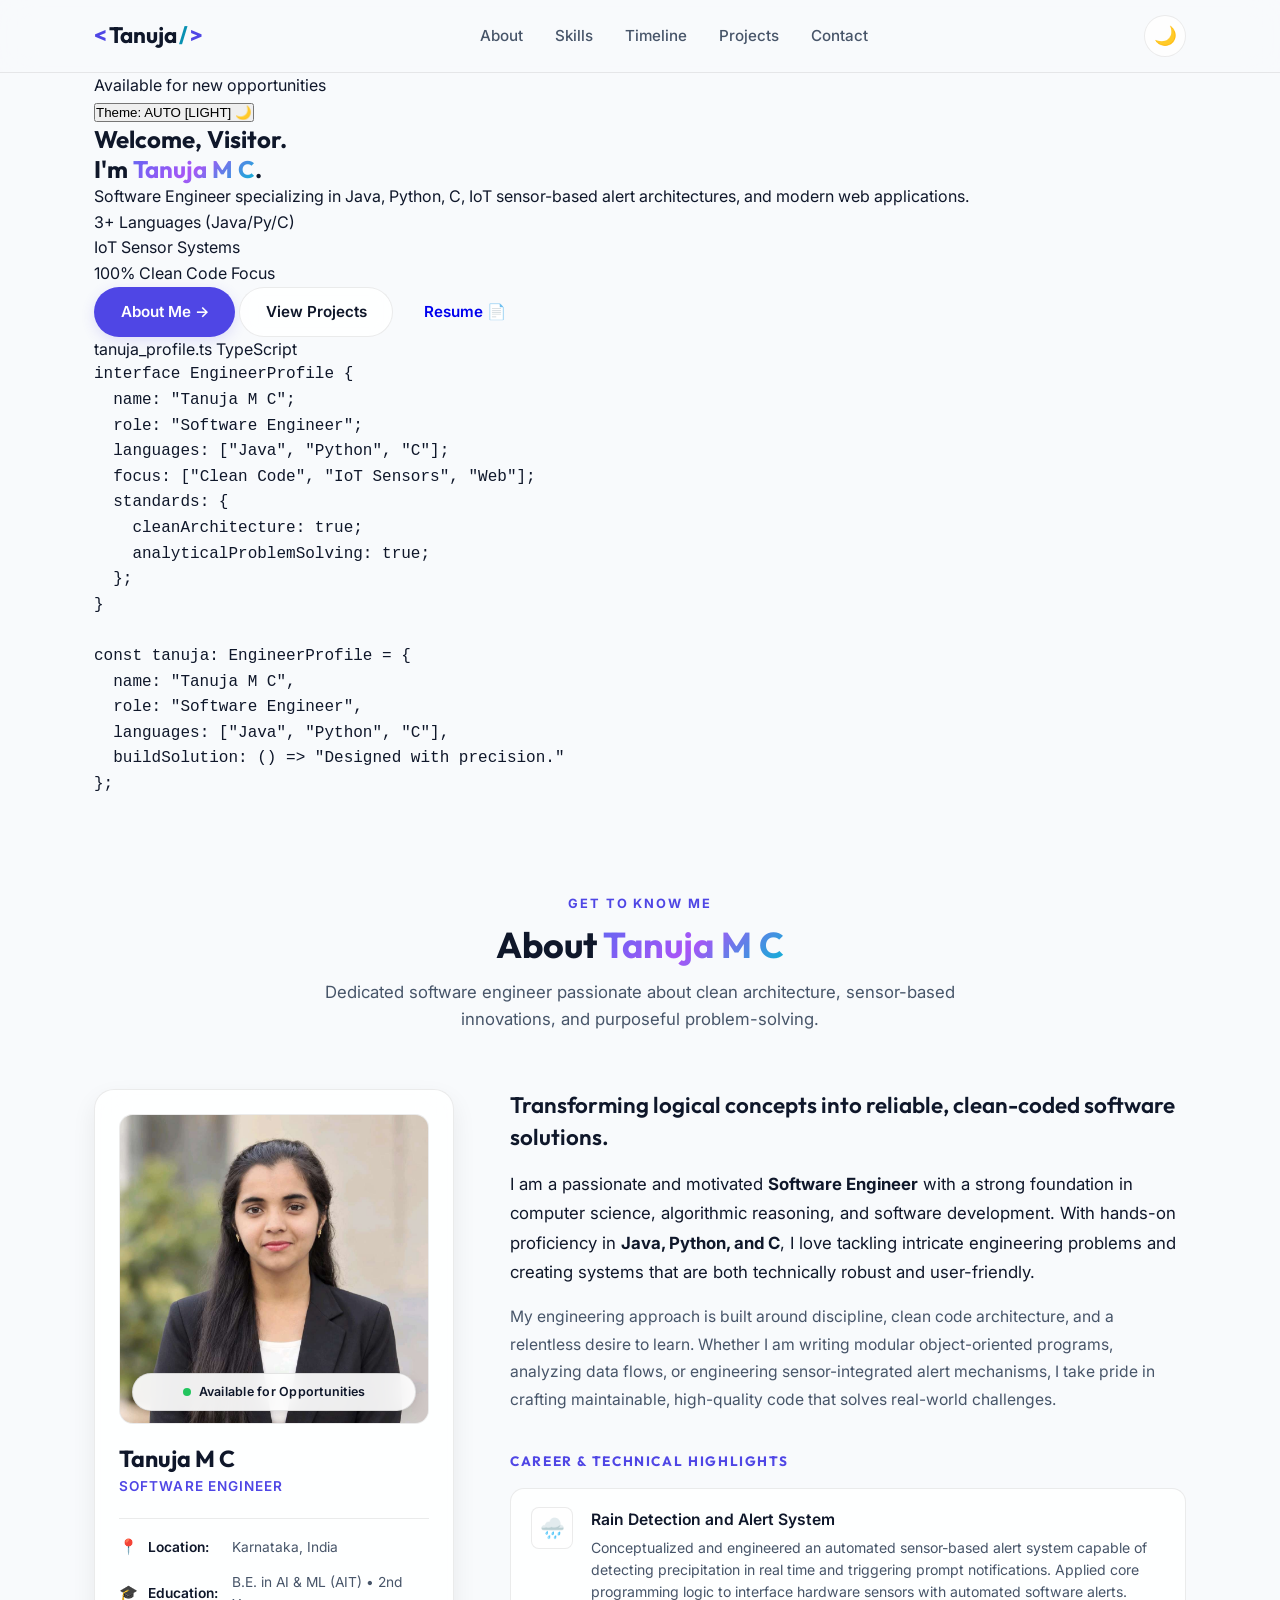
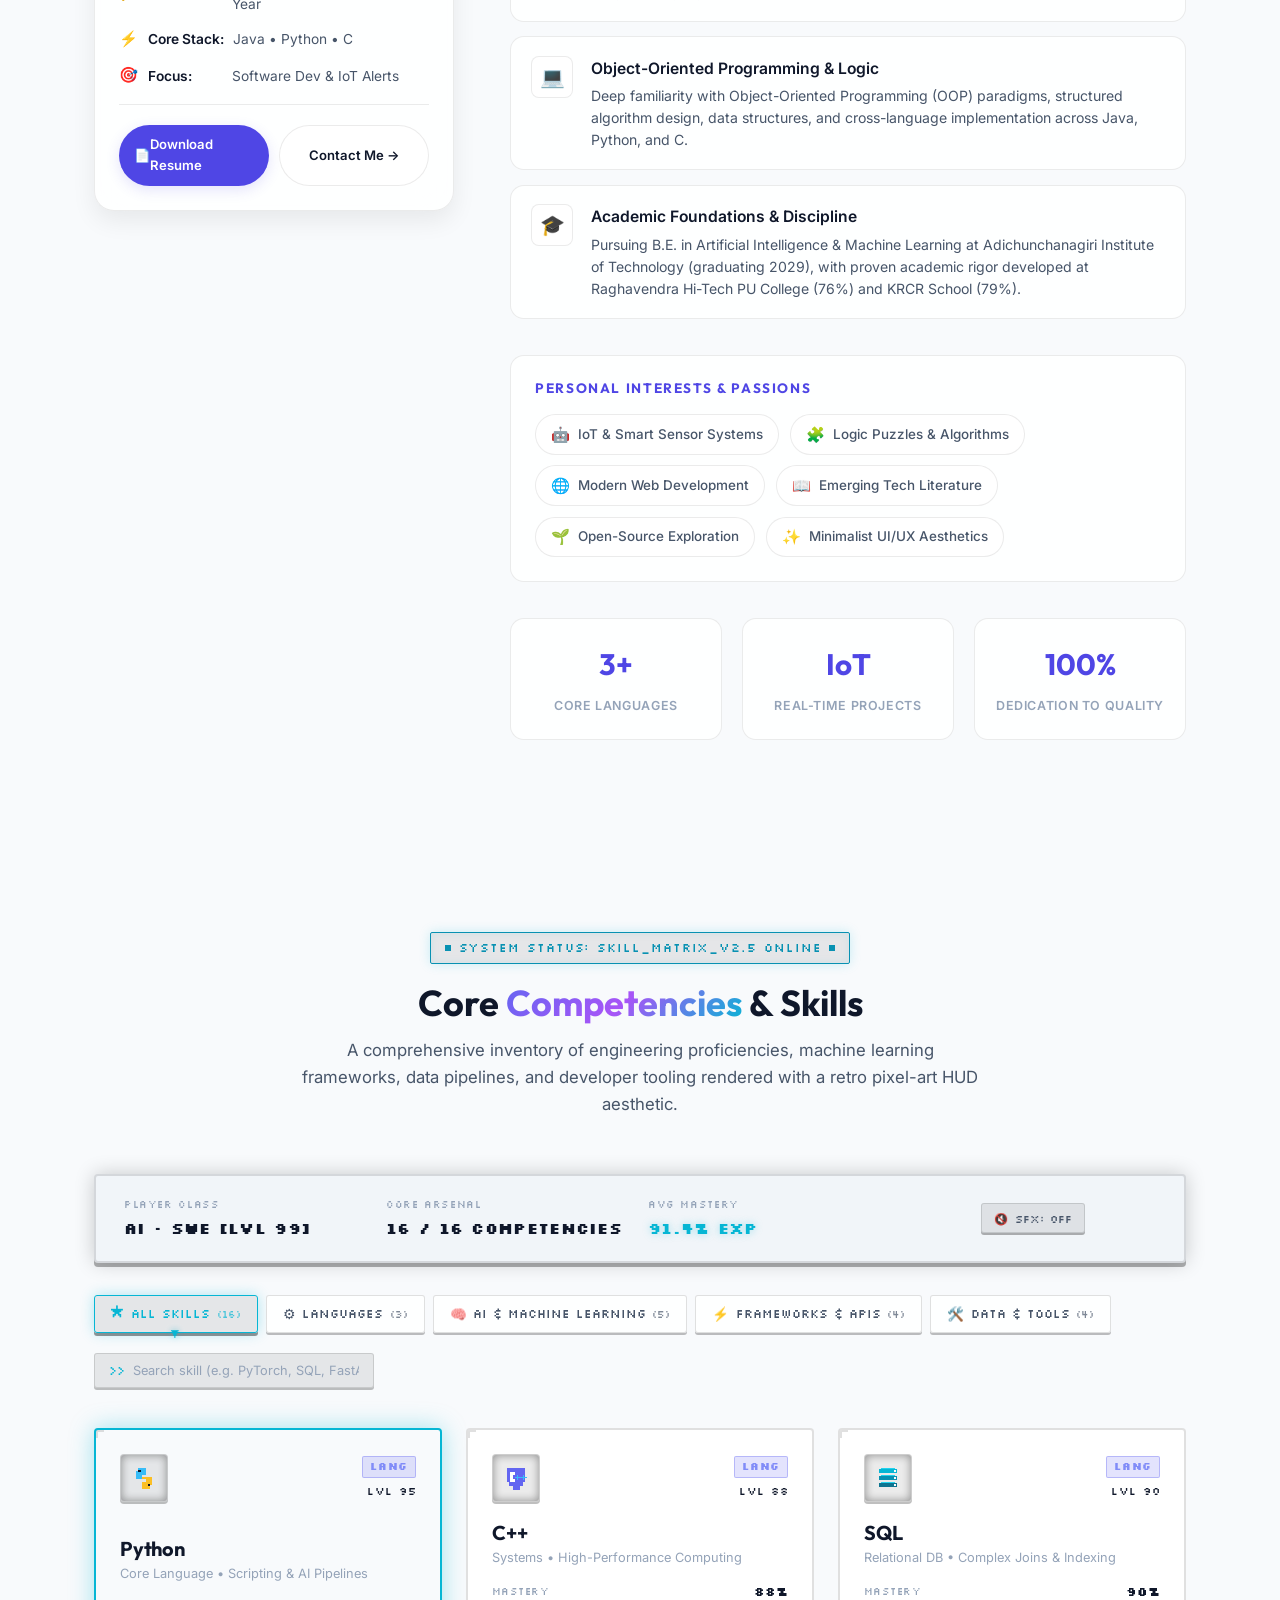
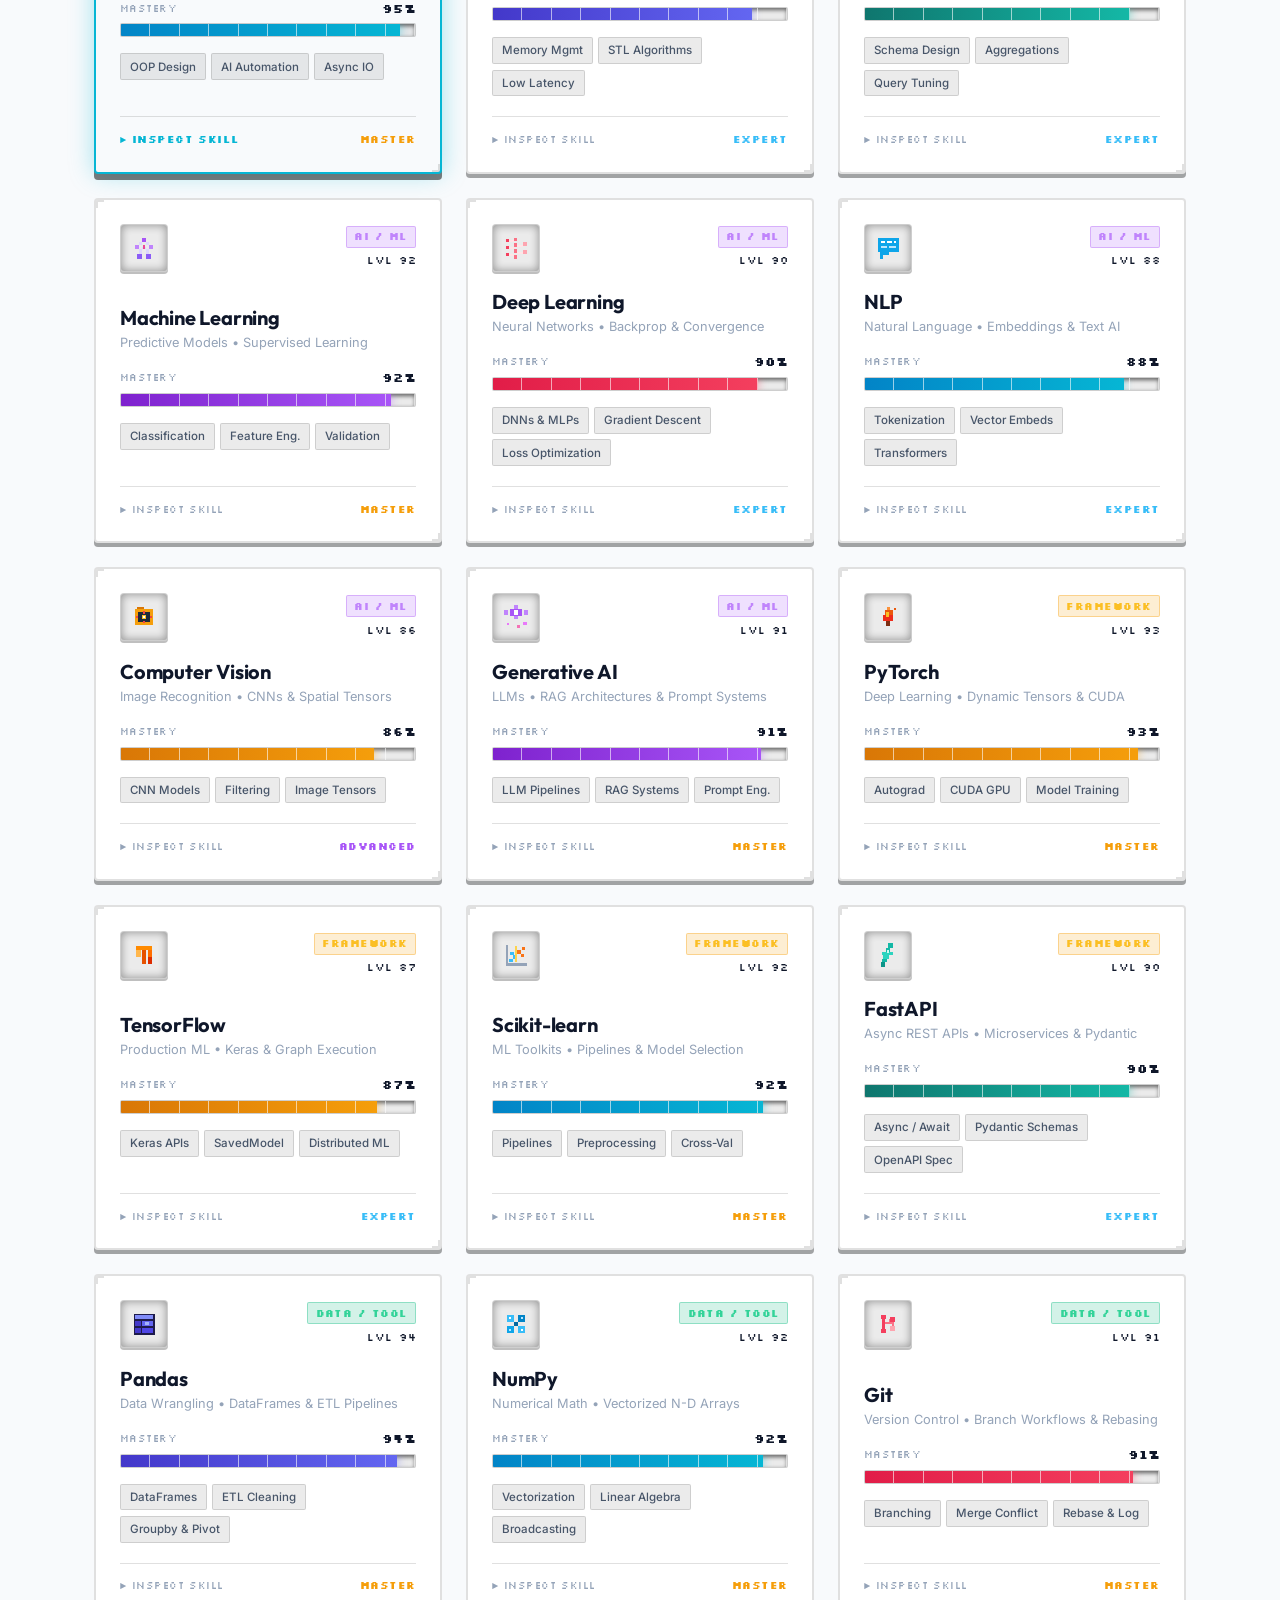
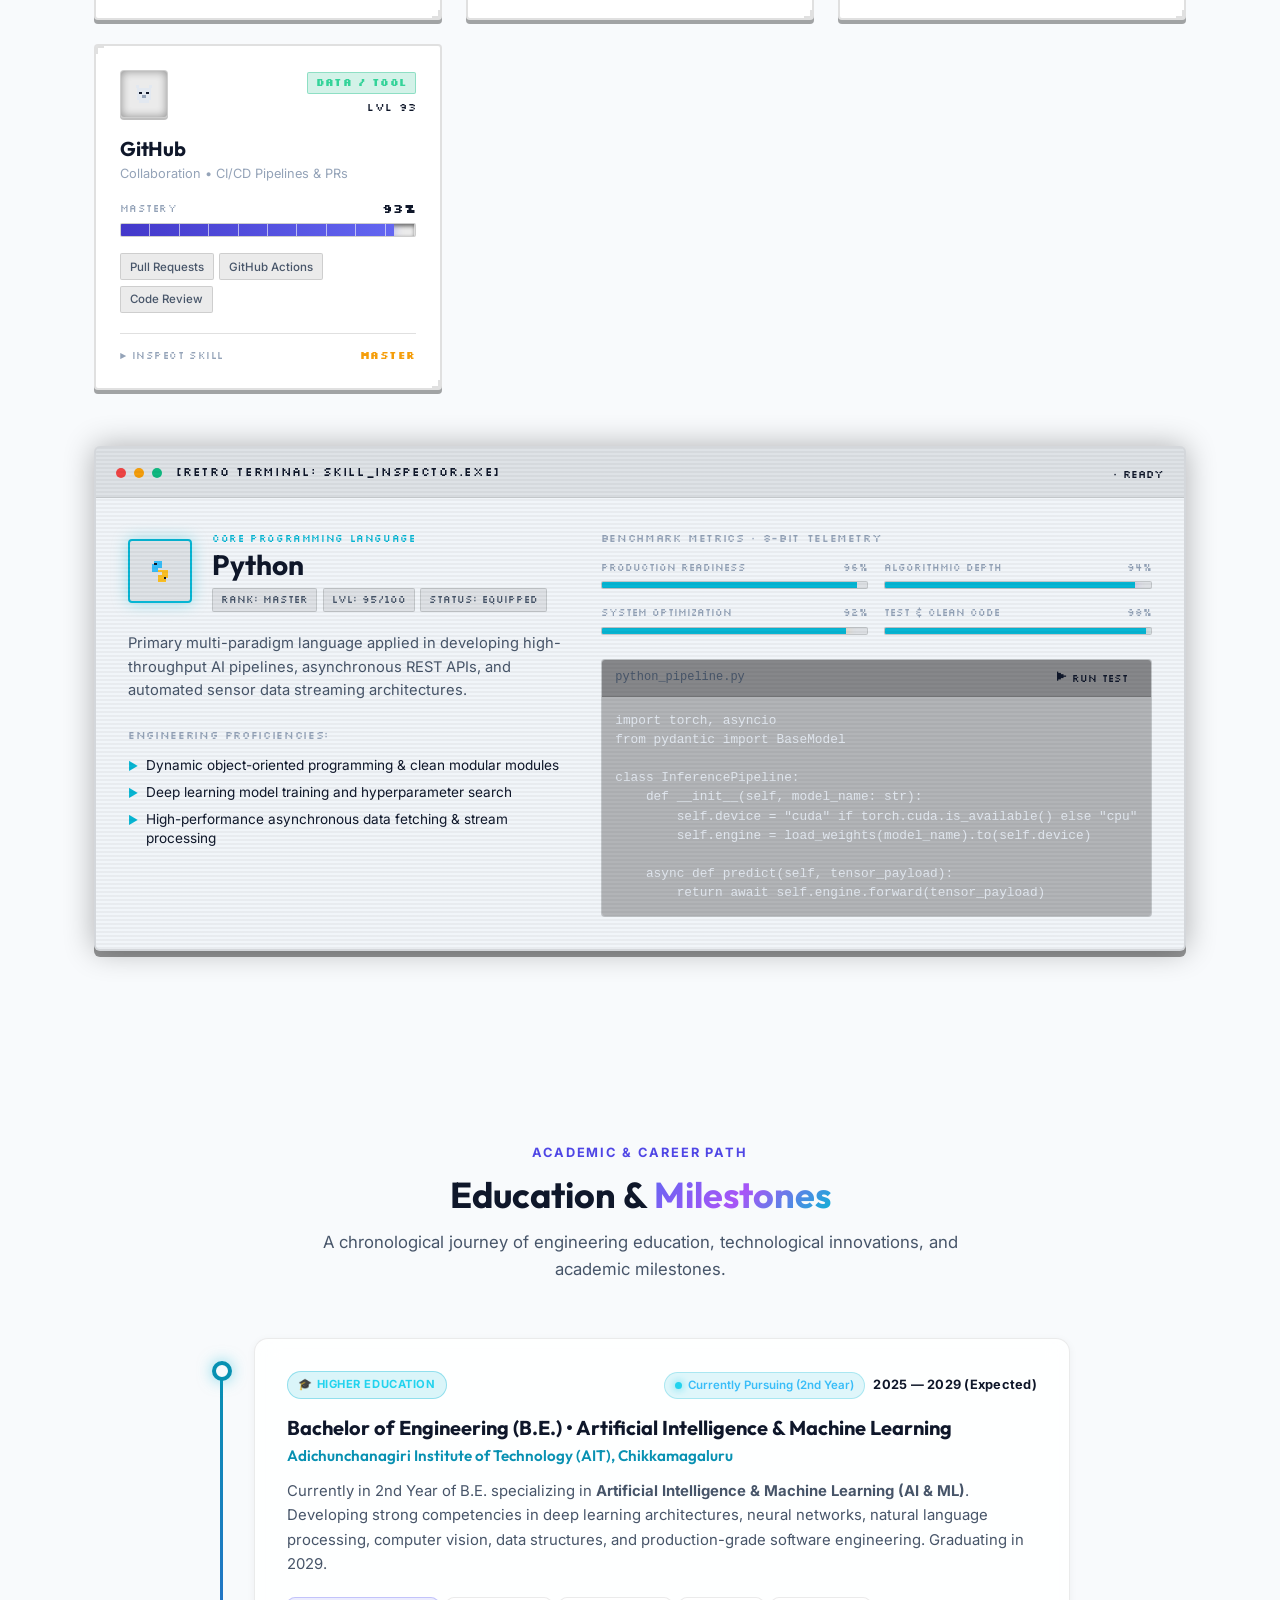
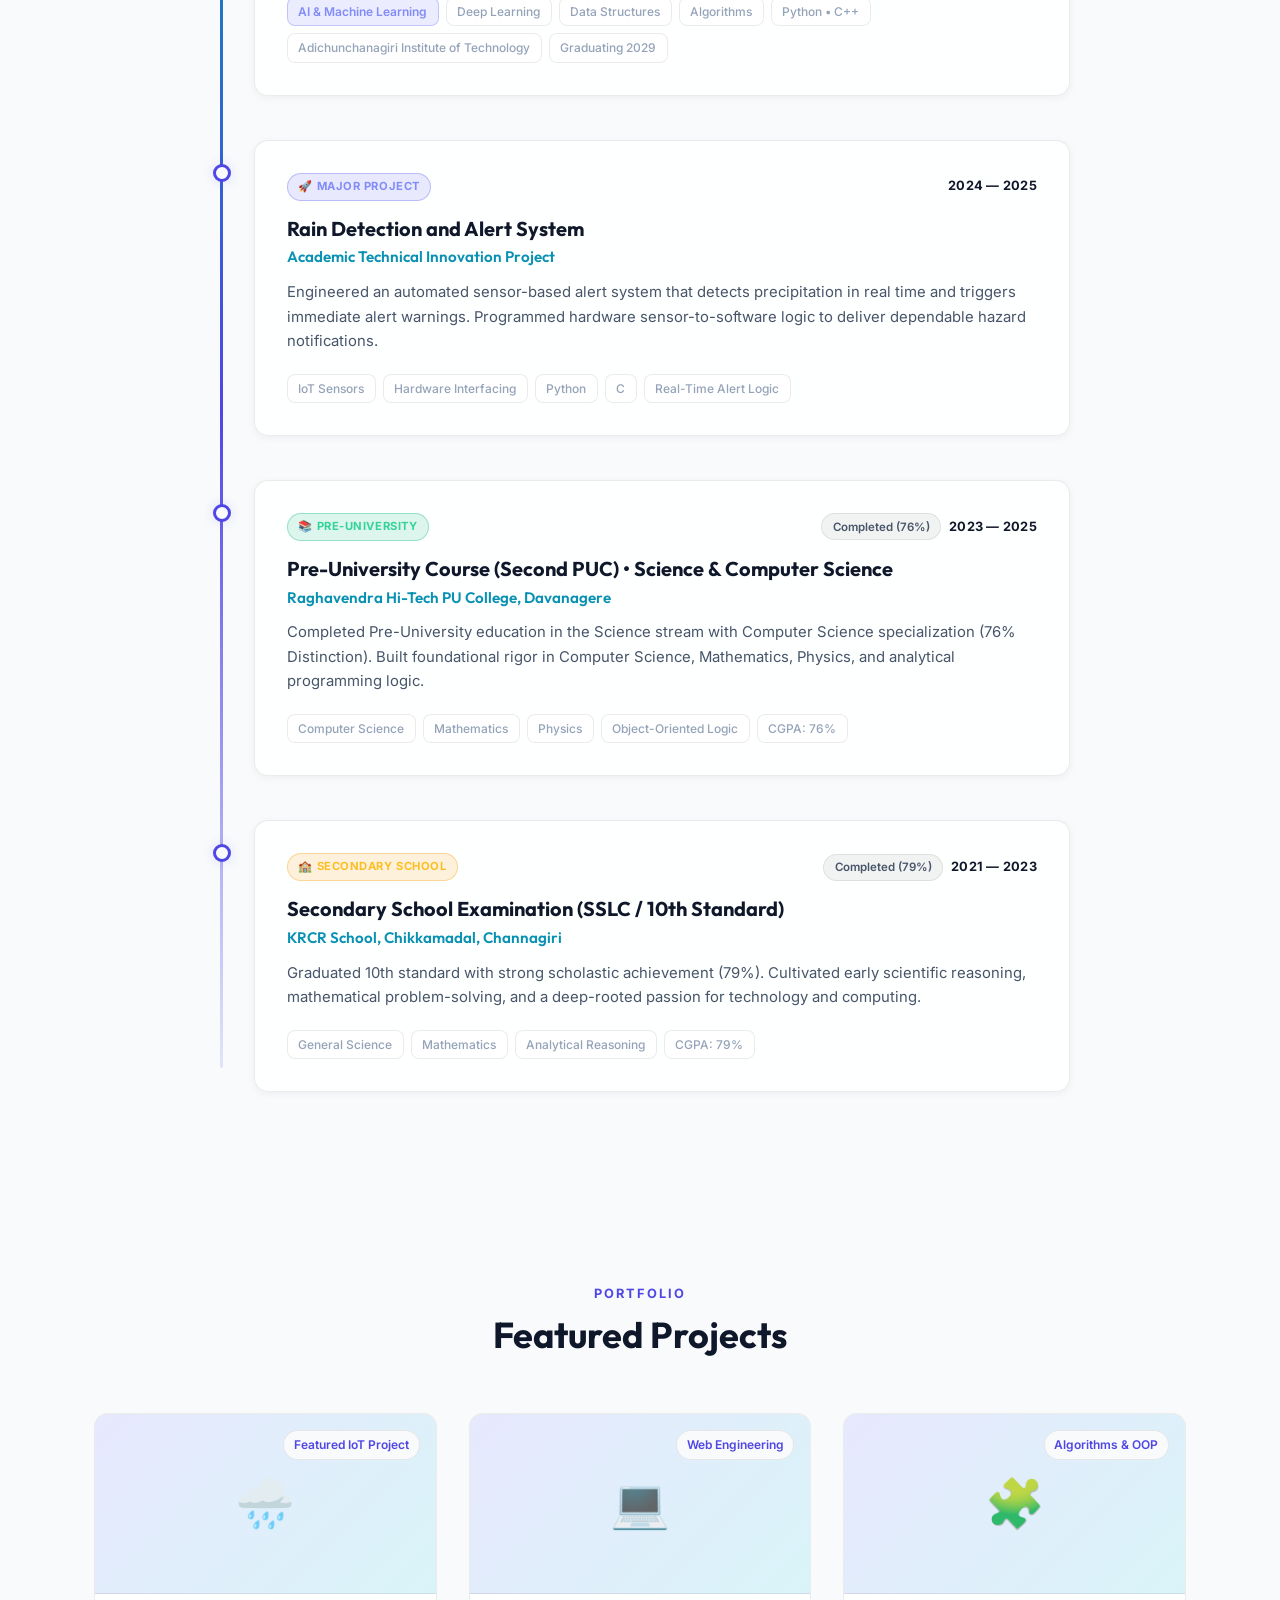
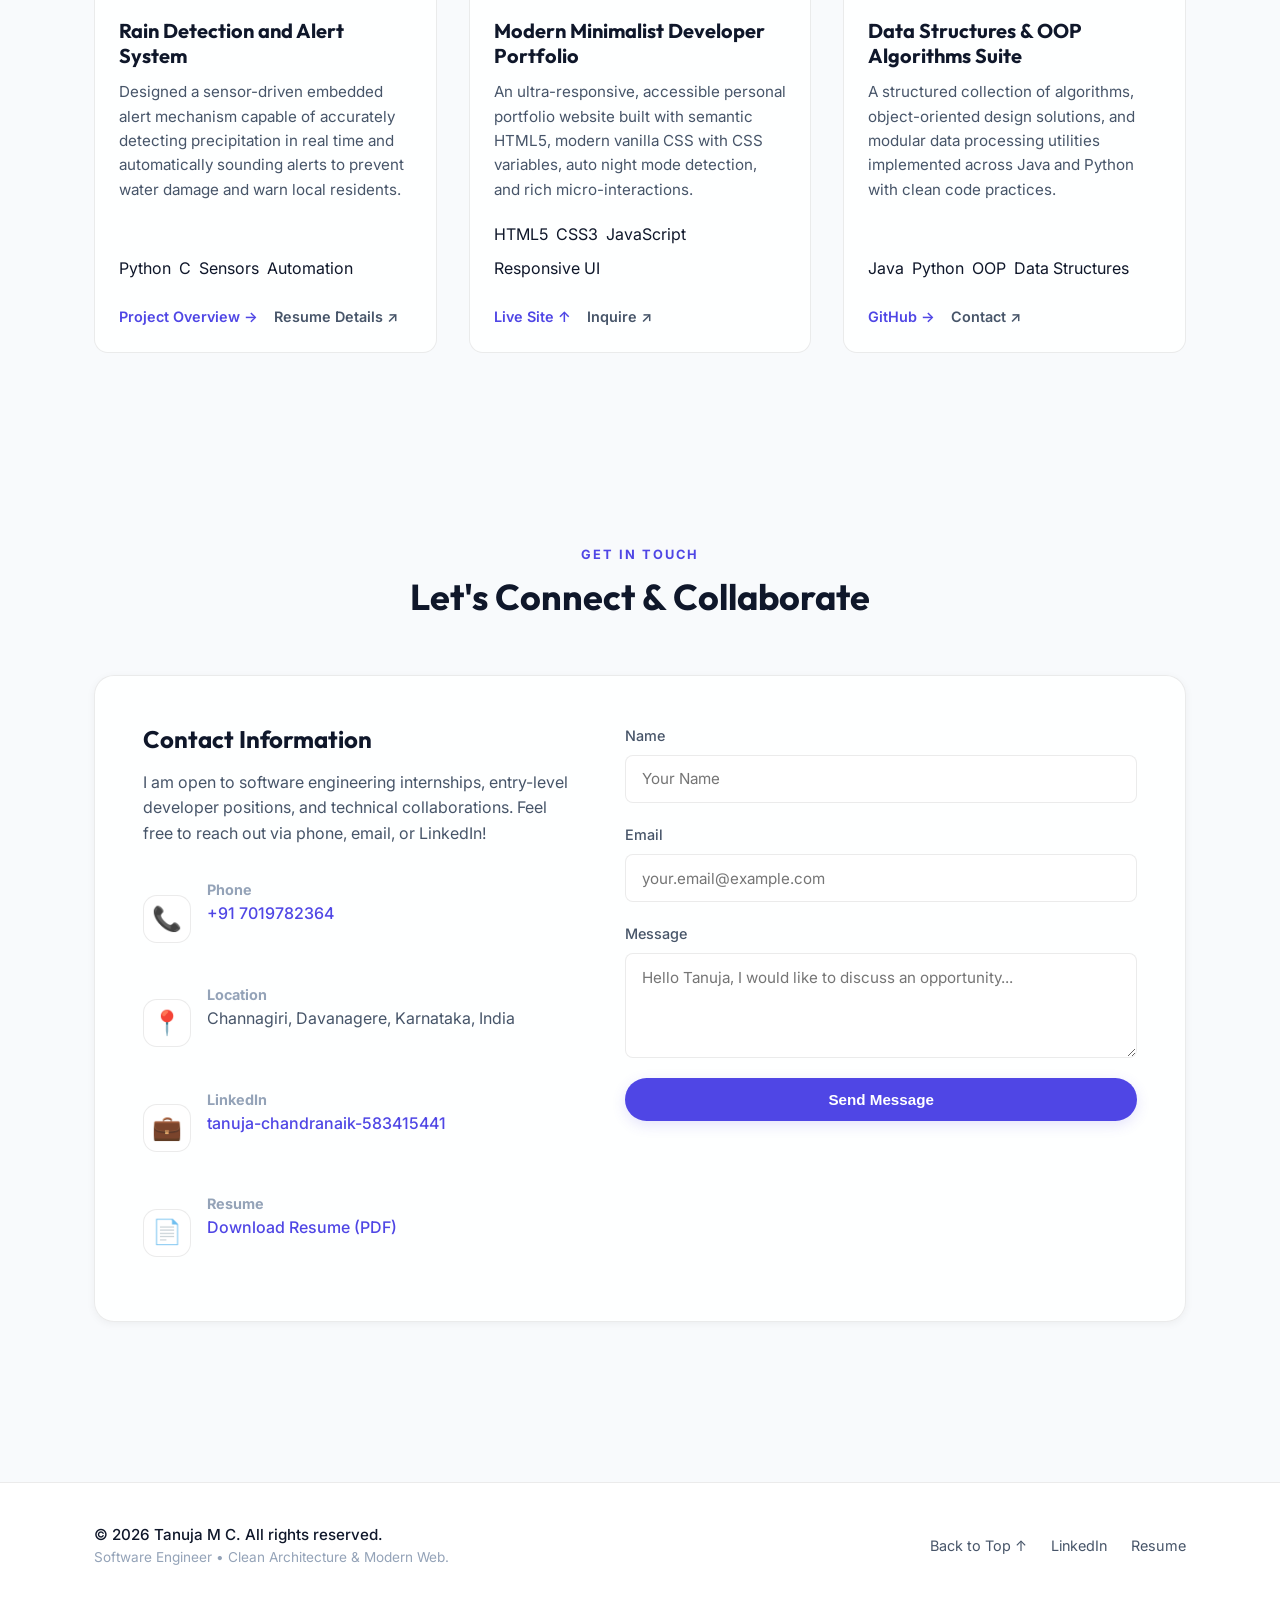
<file: index.html>
<!DOCTYPE html>
<html lang="en">
<head>
  <meta charset="UTF-8">
  <meta name="viewport" content="width=device-width, initial-scale=1.0">
  <meta name="description" content="Portfolio of Tanuja M C — Software Engineer specializing in Java, Python, C, IoT sensor-based alert systems, and modern web applications.">
  <meta name="keywords" content="Tanuja M C, Software Engineer, Java, Python, C, IoT, Web Development, Portfolio">
  <meta name="author" content="Tanuja M C">
  <title>Tanuja M C | Software Engineer Portfolio</title>
  
  <!-- Modern Clean Typography: Outfit (Headings) & Inter (Body) + Pixel Art Fonts: Silkscreen & Press Start 2P -->
  <link rel="preconnect" href="https://fonts.googleapis.com">
  <link rel="preconnect" href="https://fonts.gstatic.com" crossorigin>
  <link href="https://fonts.googleapis.com/css2?family=Inter:wght@300;400;500;600;700&family=Outfit:wght@500;600;700;800&family=Press+Start+2P&family=Silkscreen:wght@400;700&display=swap" rel="stylesheet">
  
  <!-- Main Stylesheet -->
  <link rel="stylesheet" href="style.css">
</head>
<body>
  <!-- ========================================================
       HEADER & NAVIGATION SECTION
       Contains branding, navigation links, and night mode toggle
       ======================================================== -->
  <header class="site-header" id="header">
    <div class="container header-container">
      <a href="#hero" class="brand-logo" aria-label="Home">
        <span class="logo-bracket">&lt;</span><span class="logo-text">Tanuja</span><span class="logo-slash">/</span><span class="logo-bracket">&gt;</span>
      </a>

      <nav class="nav-menu" id="nav-menu" aria-label="Main Navigation">
        <ul class="nav-list">
          <li class="nav-item"><a href="#about" class="nav-link">About</a></li>
          <li class="nav-item"><a href="#skills" class="nav-link">Skills</a></li>
          <li class="nav-item"><a href="#timeline" class="nav-link">Timeline</a></li>
          <li class="nav-item"><a href="#projects" class="nav-link">Projects</a></li>
          <li class="nav-item"><a href="#contact" class="nav-link">Contact</a></li>
        </ul>
      </nav>

      <div class="header-actions">
        <!-- ========================================================
             NIGHT MODE / DARK THEME TOGGLE
             Uses CSS media query detection by default with manual override
             ======================================================== -->
        <!-- NIGHT MODE TOGGLE START -->
        <button id="theme-toggle" class="theme-toggle-btn" aria-label="Toggle Night Mode" title="Toggle Night/Light Mode">
          <span class="toggle-icon sun-icon" aria-hidden="true">☀️</span>
          <span class="toggle-icon moon-icon" aria-hidden="true">🌙</span>
        </button>
        <!-- NIGHT MODE TOGGLE END -->

        <!-- Mobile Menu Hamburger Button -->
        <button id="mobile-menu-btn" class="mobile-toggle" aria-label="Toggle navigation menu" aria-expanded="false">
          <span class="hamburger-bar"></span>
          <span class="hamburger-bar"></span>
          <span class="hamburger-bar"></span>
        </button>
      </div>
    </div>
  </header>

  <!-- ========================================================
       MAIN CONTENT CONTAINER
       ======================================================== -->
  <main id="main-content">

    <!-- ========================================================
         1. HERO SECTION (MINIMAL PROFESSIONAL THEME)
         - Welcome title & brief tagline
         - Background image: portfolio.avif
         - Minimal status badge & engineering metrics
         - Interactive code preview card
         - Night mode toggle with CSS media query detection
         ======================================================== -->
    <!-- HERO SECTION START -->
    <section class="hero-section" id="hero" aria-labelledby="hero-title">
      <div class="hero-background-overlay" aria-hidden="true"></div>

      <div class="container hero-container">
        <!-- Left Column: Welcome Title, Tagline, Metrics & Professional CTAs -->
        <div class="hero-content">
          <!-- Status pill badge & in-hero theme indicator -->
          <div class="hero-top-meta">
            <div class="hero-badge">
              <span class="badge-dot"></span> Available for new opportunities
            </div>
            
            <button id="hero-theme-toggle" class="hero-theme-pill" aria-label="Toggle Night / Light Mode" title="Click to toggle theme">
              <span class="theme-pill-label">Theme:</span>
              <span class="theme-status-text" id="theme-status-text">Auto</span>
              <span class="toggle-icon sun-icon" aria-hidden="true"> ☀️</span>
              <span class="toggle-icon moon-icon" aria-hidden="true"> 🌙</span>
            </button>
          </div>

          <!-- Welcome Title -->
          <h1 id="hero-title" class="hero-title">
            Welcome, Visitor.<br>
            I'm <span class="gradient-text">Tanuja M C</span>.
          </h1>

          <!-- Brief Tagline -->
          <p class="hero-tagline">
            Software Engineer specializing in Java, Python, C, IoT sensor-based alert architectures, and modern web applications.
          </p>

          <!-- Minimal Engineering Metrics -->
          <div class="hero-metrics-grid">
            <div class="metric-card">
              <span class="metric-number">3+</span>
              <span class="metric-label">Languages (Java/Py/C)</span>
            </div>
            <div class="metric-card">
              <span class="metric-number">IoT</span>
              <span class="metric-label">Sensor Systems</span>
            </div>
            <div class="metric-card">
              <span class="metric-number">100%</span>
              <span class="metric-label">Clean Code Focus</span>
            </div>
          </div>

          <!-- Action Buttons (Minimal Professional Style) -->
          <div class="hero-cta-group">
            <a href="#about" class="btn btn-primary" id="btn-hero-about">
              About Me &rarr;
            </a>
            <a href="#projects" class="btn btn-secondary" id="btn-hero-projects">
              View Projects
            </a>
            <a href="resume2.pdf" class="btn btn-ghost" id="btn-hero-resume" download="Tanuja_MC_Resume.pdf">
              Resume 📄
            </a>
          </div>
        </div>

        <!-- Right Column: Minimal Professional Code Architecture Card -->
        <div class="hero-visual">
          <div class="code-preview-card">
            <div class="code-card-header">
              <div class="window-controls">
                <span class="dot red"></span>
                <span class="dot yellow"></span>
                <span class="dot green"></span>
              </div>
              <span class="code-file-name">tanuja_profile.ts</span>
              <span class="code-badge">TypeScript</span>
            </div>
            <pre class="code-body"><code><span class="token-keyword">interface</span> <span class="token-type">EngineerProfile</span> {
  <span class="token-prop">name</span>: <span class="token-string">"Tanuja M C"</span>;
  <span class="token-prop">role</span>: <span class="token-string">"Software Engineer"</span>;
  <span class="token-prop">languages</span>: [<span class="token-string">"Java"</span>, <span class="token-string">"Python"</span>, <span class="token-string">"C"</span>];
  <span class="token-prop">focus</span>: [<span class="token-string">"Clean Code"</span>, <span class="token-string">"IoT Sensors"</span>, <span class="token-string">"Web"</span>];
  <span class="token-prop">standards</span>: {
    <span class="token-prop">cleanArchitecture</span>: <span class="token-boolean">true</span>;
    <span class="token-prop">analyticalProblemSolving</span>: <span class="token-boolean">true</span>;
  };
}

<span class="token-keyword">const</span> <span class="token-variable">tanuja</span>: <span class="token-type">EngineerProfile</span> = {
  <span class="token-prop">name</span>: <span class="token-string">"Tanuja M C"</span>,
  <span class="token-prop">role</span>: <span class="token-string">"Software Engineer"</span>,
  <span class="token-prop">languages</span>: [<span class="token-string">"Java"</span>, <span class="token-string">"Python"</span>, <span class="token-string">"C"</span>],
  <span class="token-function">buildSolution</span>: () =&gt; <span class="token-string">"Designed with precision."</span>
};</code></pre>
          </div>
        </div>
      </div>
    </section>
    <!-- HERO SECTION END -->


    <!-- ========================================================
         2. ABOUT SECTION (CLEAN & MINIMALISTIC)
         Personal profile, software engineer bio, career highlights & interests
         ======================================================== -->
    <!-- ABOUT SECTION START -->
    <section class="about-section section-padding" id="about" aria-labelledby="about-title">
      <div class="container">
        <div class="section-header">
          <span class="section-subtitle">Get To Know Me</span>
          <h2 id="about-title" class="section-title">About <span class="gradient-text">Tanuja M C</span></h2>
          <p class="section-lead">Dedicated software engineer passionate about clean architecture, sensor-based innovations, and purposeful problem-solving.</p>
        </div>

        <div class="about-grid">
          <!-- Left Column: Profile Card with Photo, Status Badge & Quick Info -->
          <div class="about-image-card">
            <div class="profile-frame">
              <div class="profile-image-container">
                <img src="tanuja-profile.jpg" alt="Tanuja M C - Software Engineer" class="profile-image" id="about-profile-img" loading="lazy">
                <div class="profile-status-pill">
                  <span class="status-pulse-dot" aria-hidden="true"></span>
                  <span>Available for Opportunities</span>
                </div>
              </div>

              <div class="profile-card-details">
                <h3 class="profile-card-name">Tanuja M C</h3>
                <p class="profile-card-role">Software Engineer</p>

                <div class="profile-quick-info">
                  <div class="info-row">
                    <span class="info-icon" aria-hidden="true">📍</span>
                    <span class="info-label">Location:</span>
                    <span class="info-value">Karnataka, India</span>
                  </div>
                  <div class="info-row">
                    <span class="info-icon" aria-hidden="true">🎓</span>
                    <span class="info-label">Education:</span>
                    <span class="info-value">B.E. in AI &amp; ML (AIT) &bull; 2nd Year</span>
                  </div>
                  <div class="info-row">
                    <span class="info-icon" aria-hidden="true">⚡</span>
                    <span class="info-label">Core Stack:</span>
                    <span class="info-value">Java &bull; Python &bull; C</span>
                  </div>
                  <div class="info-row">
                    <span class="info-icon" aria-hidden="true">🎯</span>
                    <span class="info-label">Focus:</span>
                    <span class="info-value">Software Dev &amp; IoT Alerts</span>
                  </div>
                </div>

                <div class="profile-card-actions">
                  <a href="resume2.pdf" class="btn btn-primary btn-sm" download="Tanuja_MC_Resume.pdf" id="btn-about-resume" title="Download Tanuja's Resume">
                    <span class="btn-icon" aria-hidden="true">📄</span> Download Resume
                  </a>
                  <a href="#contact" class="btn btn-secondary btn-sm" id="btn-about-contact" title="Get in touch with Tanuja">
                    Contact Me &rarr;
                  </a>
                </div>
              </div>
            </div>
          </div>

          <!-- Right Column: Professional Bio, Highlights & Personal Interests -->
          <div class="about-bio-content">
            <!-- Professional Narrative Bio -->
            <div class="bio-text-block">
              <h3 class="bio-heading">Transforming logical concepts into reliable, clean-coded software solutions.</h3>
              <p class="lead-text">
                I am a passionate and motivated <strong>Software Engineer</strong> with a strong foundation in computer science, algorithmic reasoning, and software development. With hands-on proficiency in <strong>Java, Python, and C</strong>, I love tackling intricate engineering problems and creating systems that are both technically robust and user-friendly.
              </p>
              <p class="bio-description">
                My engineering approach is built around discipline, clean code architecture, and a relentless desire to learn. Whether I am writing modular object-oriented programs, analyzing data flows, or engineering sensor-integrated alert mechanisms, I take pride in crafting maintainable, high-quality code that solves real-world challenges.
              </p>
            </div>

            <!-- Career Highlights -->
            <div class="highlights-container">
              <h4 class="subheading-minimal">Career &amp; Technical Highlights</h4>
              <div class="highlights-grid">
                <!-- Highlight 1: Key Project -->
                <div class="highlight-item">
                  <div class="highlight-icon-box" aria-hidden="true">🌧️</div>
                  <div class="highlight-text">
                    <h5>Rain Detection and Alert System</h5>
                    <p>Conceptualized and engineered an automated sensor-based alert system capable of detecting precipitation in real time and triggering prompt notifications. Applied core programming logic to interface hardware sensors with automated software alerts.</p>
                  </div>
                </div>

                <!-- Highlight 2: Core Engineering Foundations -->
                <div class="highlight-item">
                  <div class="highlight-icon-box" aria-hidden="true">💻</div>
                  <div class="highlight-text">
                    <h5>Object-Oriented Programming &amp; Logic</h5>
                    <p>Deep familiarity with Object-Oriented Programming (OOP) paradigms, structured algorithm design, data structures, and cross-language implementation across Java, Python, and C.</p>
                  </div>
                </div>

                <!-- Highlight 3: Academic Foundations -->
                <div class="highlight-item">
                  <div class="highlight-icon-box" aria-hidden="true">🎓</div>
                  <div class="highlight-text">
                    <h5>Academic Foundations &amp; Discipline</h5>
                    <p>Pursuing B.E. in Artificial Intelligence &amp; Machine Learning at Adichunchanagiri Institute of Technology (graduating 2029), with proven academic rigor developed at Raghavendra Hi-Tech PU College (76%) and KRCR School (79%).</p>
                  </div>
                </div>
              </div>
            </div>

            <!-- Personal Interests -->
            <div class="interests-container">
              <h4 class="subheading-minimal">Personal Interests &amp; Passions</h4>
              <div class="interest-tags">
                <span class="interest-pill"><span class="pill-emoji">🤖</span> IoT &amp; Smart Sensor Systems</span>
                <span class="interest-pill"><span class="pill-emoji">🧩</span> Logic Puzzles &amp; Algorithms</span>
                <span class="interest-pill"><span class="pill-emoji">🌐</span> Modern Web Development</span>
                <span class="interest-pill"><span class="pill-emoji">📖</span> Emerging Tech Literature</span>
                <span class="interest-pill"><span class="pill-emoji">🌱</span> Open-Source Exploration</span>
                <span class="interest-pill"><span class="pill-emoji">✨</span> Minimalist UI/UX Aesthetics</span>
              </div>
            </div>

            <!-- Minimal Key Metrics -->
            <div class="about-stats-grid">
              <div class="stat-card">
                <span class="stat-number">3+</span>
                <span class="stat-label">Core Languages</span>
              </div>
              <div class="stat-card">
                <span class="stat-number">IoT</span>
                <span class="stat-label">Real-Time Projects</span>
              </div>
              <div class="stat-card">
                <span class="stat-number">100%</span>
                <span class="stat-label">Dedication to Quality</span>
              </div>
            </div>
          </div>
        </div>
      </div>
    </section>
    <!-- ABOUT SECTION END -->


    <!-- ========================================================
         3. SKILLS SECTION (PIXEL ART RPG & HUD AESTHETIC)
         Highlights the software engineer's core competencies across:
         - Languages: Python, C++, SQL
         - AI & Deep Learning: Machine Learning, Deep Learning, NLP, Computer Vision, Generative AI
         - Frameworks & APIs: PyTorch, TensorFlow, Scikit-learn, FastAPI
         - Data & Tools: Pandas, NumPy, Git, GitHub
         Equipped with segmented pixel progress bars, custom pixel-art icons,
         interactive filtering, search, audio toggles, and live terminal inspector.
         ======================================================== -->
    <!-- SKILLS SECTION START -->
    <section class="skills-section section-padding" id="skills" aria-labelledby="skills-title">
      <div class="container">
        <!-- Pixel HUD Section Header -->
        <div class="section-header">
          <div class="pixel-badge-header" aria-hidden="true">
            <span class="pixel-blink-dot"></span>
            <span class="pixel-badge-text">SYSTEM STATUS: SKILL_MATRIX_V2.5 ONLINE</span>
            <span class="pixel-blink-dot"></span>
          </div>
          <h2 id="skills-title" class="section-title">Core <span class="gradient-text">Competencies</span> &amp; Skills</h2>
          <p class="section-lead">A comprehensive inventory of engineering proficiencies, machine learning frameworks, data pipelines, and developer tooling rendered with a retro pixel-art HUD aesthetic.</p>
        </div>

        <!-- Pixel RPG Summary HUD Banner -->
        <div class="pixel-hud-banner" role="region" aria-label="Player Skill Stats">
          <div class="pixel-hud-item">
            <span class="pixel-hud-label">PLAYER CLASS</span>
            <span class="pixel-hud-val">AI &bull; SWE [LVL 99]</span>
          </div>
          <div class="pixel-hud-item">
            <span class="pixel-hud-label">CORE ARSENAL</span>
            <span class="pixel-hud-val"><span id="hud-active-count">16</span> / 16 COMPETENCIES</span>
          </div>
          <div class="pixel-hud-item">
            <span class="pixel-hud-label">AVG MASTERY</span>
            <span class="pixel-hud-val text-cyan">91.4% EXP</span>
          </div>
          <div class="pixel-hud-item pixel-hud-controls">
            <!-- 8-Bit Web Audio Sound Effect Toggle Button -->
            <button id="pixel-sfx-toggle" class="pixel-btn-chip" aria-label="Toggle retro 8-bit sound effects" title="Toggle 8-bit SFX audio feedback">
              <span class="sfx-icon">🔇</span>
              <span class="sfx-text">SFX: OFF</span>
            </button>
          </div>
        </div>

        <!-- Filter Controls & Real-Time Search Bar -->
        <div class="pixel-filter-wrapper">
          <div class="pixel-tabs" role="tablist" aria-label="Skill Categories">
            <button class="pixel-tab active" data-filter="all" role="tab" aria-selected="true" id="tab-all">
              <span class="pixel-tab-icon">★</span> ALL SKILLS <span class="pixel-tab-count">(16)</span>
            </button>
            <button class="pixel-tab" data-filter="lang" role="tab" aria-selected="false" id="tab-lang">
              <span class="pixel-tab-icon">⚙</span> LANGUAGES <span class="pixel-tab-count">(3)</span>
            </button>
            <button class="pixel-tab" data-filter="aiml" role="tab" aria-selected="false" id="tab-aiml">
              <span class="pixel-tab-icon">🧠</span> AI &amp; MACHINE LEARNING <span class="pixel-tab-count">(5)</span>
            </button>
            <button class="pixel-tab" data-filter="frameworks" role="tab" aria-selected="false" id="tab-frameworks">
              <span class="pixel-tab-icon">⚡</span> FRAMEWORKS &amp; APIS <span class="pixel-tab-count">(4)</span>
            </button>
            <button class="pixel-tab" data-filter="tools" role="tab" aria-selected="false" id="tab-tools">
              <span class="pixel-tab-icon">🛠️</span> DATA &amp; TOOLS <span class="pixel-tab-count">(4)</span>
            </button>
          </div>

          <!-- Quick Search Filter Box -->
          <div class="pixel-search-box">
            <span class="pixel-search-prefix" aria-hidden="true">&gt;&gt;</span>
            <input type="text" id="pixel-skill-search" class="pixel-search-input" placeholder="Search skill (e.g. PyTorch, SQL, FastAPI)..." aria-label="Search skills">
            <button id="pixel-search-clear" class="pixel-search-clear" aria-label="Clear search" title="Clear search" style="display: none;">&times;</button>
          </div>
        </div>

        <!-- Main Skills Grid: 16 Core Competencies -->
        <div class="skills-grid pixel-skills-grid" id="pixel-skills-grid" role="list">

          <!-- ========================================================
               SKILL 1: PYTHON
               Represents core programming versatility, object-oriented architecture,
               automation, and backbone for artificial intelligence / data processing.
               - Pixel Icon: Intertwined dual-color Python serpent insignia
               - Progress Bar: 95% proficiency with 10 segmented stamina steps
               ======================================================== -->
          <article class="skill-card pixel-card" data-category="lang" data-skill-id="python" role="listitem" tabindex="0">
            <div class="pixel-card-header">
              <!-- Pixel Art Icon: Python Dual Serpent -->
              <div class="pixel-icon-frame icon-python" aria-hidden="true">
                <svg class="pixel-icon-svg" viewBox="0 0 24 24" width="28" height="28" fill="none" xmlns="http://www.w3.org/2000/svg">
                  <rect x="7" y="3" width="7" height="3" fill="#38BDF8"/>
                  <rect x="5" y="6" width="9" height="3" fill="#38BDF8"/>
                  <rect x="5" y="9" width="5" height="4" fill="#38BDF8"/>
                  <rect x="7" y="11" width="7" height="2" fill="#38BDF8"/>
                  <rect x="7" y="5" width="2" height="2" fill="#0F172A"/>
                  <rect x="10" y="18" width="7" height="3" fill="#FBBF24"/>
                  <rect x="10" y="15" width="9" height="3" fill="#FBBF24"/>
                  <rect x="14" y="11" width="5" height="4" fill="#FBBF24"/>
                  <rect x="10" y="11" width="7" height="2" fill="#FBBF24"/>
                  <rect x="15" y="17" width="2" height="2" fill="#0F172A"/>
                </svg>
              </div>
              <div class="pixel-card-meta">
                <span class="pixel-cat-tag tag-lang">LANG</span>
                <span class="pixel-rank-badge rank-master">LVL 95</span>
              </div>
            </div>

            <div class="pixel-card-body">
              <h3 class="skill-name">Python</h3>
              <p class="skill-role-desc">Core Language &bull; Scripting &amp; AI Pipelines</p>
              
              <!-- Progress Bar: 95% Master Tier (10-Segmented Retro Meter) -->
              <div class="pixel-meter-wrapper" aria-label="Python Proficiency: 95%">
                <div class="pixel-meter-meta">
                  <span class="pixel-meter-label">MASTERY</span>
                  <span class="pixel-meter-pct">95%</span>
                </div>
                <div class="pixel-meter-track" data-percent="95">
                  <div class="pixel-meter-fill fill-cyan" style="width: 95%;"></div>
                  <div class="pixel-meter-grid" aria-hidden="true">
                    <span></span><span></span><span></span><span></span><span></span>
                    <span></span><span></span><span></span><span></span><span></span>
                  </div>
                </div>
              </div>

              <!-- Competency Tag List: Practical software engineering capabilities -->
              <div class="pixel-tag-list">
                <span class="pixel-tag-item">OOP Design</span>
                <span class="pixel-tag-item">AI Automation</span>
                <span class="pixel-tag-item">Async IO</span>
              </div>
            </div>

            <div class="pixel-card-footer">
              <span class="pixel-inspect-link">► INSPECT SKILL</span>
              <span class="pixel-tier-label tier-master">MASTER</span>
            </div>
          </article>


          <!-- ========================================================
               SKILL 2: C++
               Represents low-level systems programming, memory control, algorithmic
               speed, pointer management, and hardware/sensor level efficiency.
               - Pixel Icon: Indigo pixel shield with C++ geometric monogram
               - Progress Bar: 88% proficiency demonstrating algorithmic depth
               ======================================================== -->
          <article class="skill-card pixel-card" data-category="lang" data-skill-id="cpp" role="listitem" tabindex="0">
            <div class="pixel-card-header">
              <!-- Pixel Art Icon: C++ Shield -->
              <div class="pixel-icon-frame icon-cpp" aria-hidden="true">
                <svg class="pixel-icon-svg" viewBox="0 0 24 24" width="28" height="28" fill="none" xmlns="http://www.w3.org/2000/svg">
                  <rect x="4" y="3" width="16" height="12" fill="#6366F1"/>
                  <rect x="6" y="15" width="12" height="4" fill="#6366F1"/>
                  <rect x="9" y="19" width="6" height="3" fill="#6366F1"/>
                  <rect x="7" y="7" width="4" height="2" fill="#FFFFFF"/>
                  <rect x="7" y="9" width="2" height="4" fill="#FFFFFF"/>
                  <rect x="7" y="13" width="4" height="2" fill="#FFFFFF"/>
                  <rect x="13" y="9" width="1" height="5" fill="#38BDF8"/>
                  <rect x="11" y="11" width="5" height="1" fill="#38BDF8"/>
                  <rect x="18" y="9" width="1" height="5" fill="#38BDF8"/>
                  <rect x="16" y="11" width="5" height="1" fill="#38BDF8"/>
                </svg>
              </div>
              <div class="pixel-card-meta">
                <span class="pixel-cat-tag tag-lang">LANG</span>
                <span class="pixel-rank-badge rank-expert">LVL 88</span>
              </div>
            </div>

            <div class="pixel-card-body">
              <h3 class="skill-name">C++</h3>
              <p class="skill-role-desc">Systems &bull; High-Performance Computing</p>
              
              <!-- Progress Bar: 88% Expert Tier -->
              <div class="pixel-meter-wrapper" aria-label="C++ Proficiency: 88%">
                <div class="pixel-meter-meta">
                  <span class="pixel-meter-label">MASTERY</span>
                  <span class="pixel-meter-pct">88%</span>
                </div>
                <div class="pixel-meter-track" data-percent="88">
                  <div class="pixel-meter-fill fill-indigo" style="width: 88%;"></div>
                  <div class="pixel-meter-grid" aria-hidden="true">
                    <span></span><span></span><span></span><span></span><span></span>
                    <span></span><span></span><span></span><span></span><span></span>
                  </div>
                </div>
              </div>

              <!-- Competency Tag List -->
              <div class="pixel-tag-list">
                <span class="pixel-tag-item">Memory Mgmt</span>
                <span class="pixel-tag-item">STL Algorithms</span>
                <span class="pixel-tag-item">Low Latency</span>
              </div>
            </div>

            <div class="pixel-card-footer">
              <span class="pixel-inspect-link">► INSPECT SKILL</span>
              <span class="pixel-tier-label tier-expert">EXPERT</span>
            </div>
          </article>


          <!-- ========================================================
               SKILL 3: SQL
               Represents relational database modeling, structured querying,
               schema indexing, transactional ACID guarantees, and aggregation.
               - Pixel Icon: Multi-tiered cylindrical database storage disks
               - Progress Bar: 90% proficiency for complex relational query handling
               ======================================================== -->
          <article class="skill-card pixel-card" data-category="lang" data-skill-id="sql" role="listitem" tabindex="0">
            <div class="pixel-card-header">
              <!-- Pixel Art Icon: SQL Database Cylinder -->
              <div class="pixel-icon-frame icon-sql" aria-hidden="true">
                <svg class="pixel-icon-svg" viewBox="0 0 24 24" width="28" height="28" fill="none" xmlns="http://www.w3.org/2000/svg">
                  <rect x="4" y="4" width="16" height="4" fill="#06B6D4"/>
                  <rect x="6" y="3" width="12" height="1" fill="#22D3EE"/>
                  <rect x="4" y="10" width="16" height="4" fill="#0891B2"/>
                  <rect x="6" y="9" width="12" height="1" fill="#22D3EE"/>
                  <rect x="4" y="16" width="16" height="4" fill="#0E7490"/>
                  <rect x="6" y="15" width="12" height="1" fill="#22D3EE"/>
                  <rect x="17" y="5" width="2" height="2" fill="#F8FAFC"/>
                  <rect x="17" y="11" width="2" height="2" fill="#F8FAFC"/>
                  <rect x="17" y="17" width="2" height="2" fill="#F8FAFC"/>
                </svg>
              </div>
              <div class="pixel-card-meta">
                <span class="pixel-cat-tag tag-lang">LANG</span>
                <span class="pixel-rank-badge rank-expert">LVL 90</span>
              </div>
            </div>

            <div class="pixel-card-body">
              <h3 class="skill-name">SQL</h3>
              <p class="skill-role-desc">Relational DB &bull; Complex Joins &amp; Indexing</p>
              
              <!-- Progress Bar: 90% Expert Tier -->
              <div class="pixel-meter-wrapper" aria-label="SQL Proficiency: 90%">
                <div class="pixel-meter-meta">
                  <span class="pixel-meter-label">MASTERY</span>
                  <span class="pixel-meter-pct">90%</span>
                </div>
                <div class="pixel-meter-track" data-percent="90">
                  <div class="pixel-meter-fill fill-teal" style="width: 90%;"></div>
                  <div class="pixel-meter-grid" aria-hidden="true">
                    <span></span><span></span><span></span><span></span><span></span>
                    <span></span><span></span><span></span><span></span><span></span>
                  </div>
                </div>
              </div>

              <!-- Competency Tag List -->
              <div class="pixel-tag-list">
                <span class="pixel-tag-item">Schema Design</span>
                <span class="pixel-tag-item">Aggregations</span>
                <span class="pixel-tag-item">Query Tuning</span>
              </div>
            </div>

            <div class="pixel-card-footer">
              <span class="pixel-inspect-link">► INSPECT SKILL</span>
              <span class="pixel-tier-label tier-expert">EXPERT</span>
            </div>
          </article>


          <!-- ========================================================
               SKILL 4: MACHINE LEARNING
               Represents foundational algorithmic AI: supervised & unsupervised learning,
               decision trees, regression models, feature selection, and model evaluation.
               - Pixel Icon: Purple pixelated neural brain graph with glowing nodes
               - Progress Bar: 92% proficiency in statistical predictive modeling
               ======================================================== -->
          <article class="skill-card pixel-card" data-category="aiml" data-skill-id="ml" role="listitem" tabindex="0">
            <div class="pixel-card-header">
              <!-- Pixel Art Icon: Machine Learning Brain Graph -->
              <div class="pixel-icon-frame icon-ml" aria-hidden="true">
                <svg class="pixel-icon-svg" viewBox="0 0 24 24" width="28" height="28" fill="none" xmlns="http://www.w3.org/2000/svg">
                  <rect x="10" y="3" width="4" height="4" fill="#A855F7"/>
                  <rect x="4" y="9" width="4" height="4" fill="#C084FC"/>
                  <rect x="16" y="9" width="4" height="4" fill="#C084FC"/>
                  <rect x="6" y="17" width="4" height="4" fill="#8B5CF6"/>
                  <rect x="14" y="17" width="4" height="4" fill="#8B5CF6"/>
                  <rect x="8" y="7" width="2" height="2" fill="#DDD6FE"/>
                  <rect x="14" y="7" width="2" height="2" fill="#DDD6FE"/>
                  <rect x="10" y="11" width="4" height="2" fill="#DDD6FE"/>
                  <rect x="8" y="13" width="2" height="4" fill="#DDD6FE"/>
                  <rect x="14" y="13" width="2" height="4" fill="#DDD6FE"/>
                  <rect x="11" y="9" width="2" height="4" fill="#EC4899"/>
                </svg>
              </div>
              <div class="pixel-card-meta">
                <span class="pixel-cat-tag tag-aiml">AI / ML</span>
                <span class="pixel-rank-badge rank-master">LVL 92</span>
              </div>
            </div>

            <div class="pixel-card-body">
              <h3 class="skill-name">Machine Learning</h3>
              <p class="skill-role-desc">Predictive Models &bull; Supervised Learning</p>
              
              <!-- Progress Bar: 92% Master Tier -->
              <div class="pixel-meter-wrapper" aria-label="Machine Learning Proficiency: 92%">
                <div class="pixel-meter-meta">
                  <span class="pixel-meter-label">MASTERY</span>
                  <span class="pixel-meter-pct">92%</span>
                </div>
                <div class="pixel-meter-track" data-percent="92">
                  <div class="pixel-meter-fill fill-purple" style="width: 92%;"></div>
                  <div class="pixel-meter-grid" aria-hidden="true">
                    <span></span><span></span><span></span><span></span><span></span>
                    <span></span><span></span><span></span><span></span><span></span>
                  </div>
                </div>
              </div>

              <!-- Competency Tag List -->
              <div class="pixel-tag-list">
                <span class="pixel-tag-item">Classification</span>
                <span class="pixel-tag-item">Feature Eng.</span>
                <span class="pixel-tag-item">Validation</span>
              </div>
            </div>

            <div class="pixel-card-footer">
              <span class="pixel-inspect-link">► INSPECT SKILL</span>
              <span class="pixel-tier-label tier-master">MASTER</span>
            </div>
          </article>


          <!-- ========================================================
               SKILL 5: DEEP LEARNING
               Represents deep neural networks, multilayer perceptrons, backpropagation,
               gradient descent optimization, activation functions, and loss convergence.
               - Pixel Icon: Multi-tier neural network with interconnected layers
               - Progress Bar: 90% proficiency in deep architecture training
               ======================================================== -->
          <article class="skill-card pixel-card" data-category="aiml" data-skill-id="dl" role="listitem" tabindex="0">
            <div class="pixel-card-header">
              <!-- Pixel Art Icon: Deep Learning Multilayer Network -->
              <div class="pixel-icon-frame icon-dl" aria-hidden="true">
                <svg class="pixel-icon-svg" viewBox="0 0 24 24" width="28" height="28" fill="none" xmlns="http://www.w3.org/2000/svg">
                  <rect x="3" y="4" width="3" height="3" fill="#F43F5E"/>
                  <rect x="3" y="10" width="3" height="3" fill="#F43F5E"/>
                  <rect x="3" y="16" width="3" height="3" fill="#F43F5E"/>
                  <rect x="10" y="3" width="3" height="3" fill="#FB7185"/>
                  <rect x="10" y="8" width="3" height="3" fill="#FB7185"/>
                  <rect x="10" y="13" width="3" height="3" fill="#FB7185"/>
                  <rect x="10" y="18" width="3" height="3" fill="#FB7185"/>
                  <rect x="18" y="7" width="3" height="3" fill="#FDA4AF"/>
                  <rect x="18" y="14" width="3" height="3" fill="#FDA4AF"/>
                  <rect x="6" y="5" width="4" height="2" fill="#FFE4E6"/>
                  <rect x="6" y="11" width="4" height="2" fill="#FFE4E6"/>
                  <rect x="6" y="17" width="4" height="2" fill="#FFE4E6"/>
                  <rect x="13" y="9" width="5" height="2" fill="#FFE4E6"/>
                  <rect x="13" y="15" width="5" height="2" fill="#FFE4E6"/>
                </svg>
              </div>
              <div class="pixel-card-meta">
                <span class="pixel-cat-tag tag-aiml">AI / ML</span>
                <span class="pixel-rank-badge rank-expert">LVL 90</span>
              </div>
            </div>

            <div class="pixel-card-body">
              <h3 class="skill-name">Deep Learning</h3>
              <p class="skill-role-desc">Neural Networks &bull; Backprop &amp; Convergence</p>
              
              <!-- Progress Bar: 90% Expert Tier -->
              <div class="pixel-meter-wrapper" aria-label="Deep Learning Proficiency: 90%">
                <div class="pixel-meter-meta">
                  <span class="pixel-meter-label">MASTERY</span>
                  <span class="pixel-meter-pct">90%</span>
                </div>
                <div class="pixel-meter-track" data-percent="90">
                  <div class="pixel-meter-fill fill-rose" style="width: 90%;"></div>
                  <div class="pixel-meter-grid" aria-hidden="true">
                    <span></span><span></span><span></span><span></span><span></span>
                    <span></span><span></span><span></span><span></span><span></span>
                  </div>
                </div>
              </div>

              <!-- Competency Tag List -->
              <div class="pixel-tag-list">
                <span class="pixel-tag-item">DNNs &amp; MLPs</span>
                <span class="pixel-tag-item">Gradient Descent</span>
                <span class="pixel-tag-item">Loss Optimization</span>
              </div>
            </div>

            <div class="pixel-card-footer">
              <span class="pixel-inspect-link">► INSPECT SKILL</span>
              <span class="pixel-tier-label tier-expert">EXPERT</span>
            </div>
          </article>


          <!-- ========================================================
               SKILL 6: NLP (NATURAL LANGUAGE PROCESSING)
               Represents text preprocessing, tokenization, contextual embeddings,
               sentiment classification, sequence modeling, and transformer mechanics.
               - Pixel Icon: Sky blue pixel speech bubble with text tokens & matrix wave
               - Progress Bar: 88% proficiency in linguistic processing pipelines
               ======================================================== -->
          <article class="skill-card pixel-card" data-category="aiml" data-skill-id="nlp" role="listitem" tabindex="0">
            <div class="pixel-card-header">
              <!-- Pixel Art Icon: NLP Speech Matrix -->
              <div class="pixel-icon-frame icon-nlp" aria-hidden="true">
                <svg class="pixel-icon-svg" viewBox="0 0 24 24" width="28" height="28" fill="none" xmlns="http://www.w3.org/2000/svg">
                  <rect x="3" y="3" width="18" height="12" fill="#0EA5E9"/>
                  <rect x="5" y="15" width="8" height="3" fill="#0EA5E9"/>
                  <rect x="5" y="18" width="3" height="3" fill="#0EA5E9"/>
                  <rect x="6" y="6" width="3" height="2" fill="#FFFFFF"/>
                  <rect x="11" y="6" width="4" height="2" fill="#FFFFFF"/>
                  <rect x="17" y="6" width="2" height="2" fill="#FFFFFF"/>
                  <rect x="6" y="10" width="5" height="2" fill="#BAE6FD"/>
                  <rect x="13" y="10" width="6" height="2" fill="#BAE6FD"/>
                </svg>
              </div>
              <div class="pixel-card-meta">
                <span class="pixel-cat-tag tag-aiml">AI / ML</span>
                <span class="pixel-rank-badge rank-expert">LVL 88</span>
              </div>
            </div>

            <div class="pixel-card-body">
              <h3 class="skill-name">NLP</h3>
              <p class="skill-role-desc">Natural Language &bull; Embeddings &amp; Text AI</p>
              
              <!-- Progress Bar: 88% Expert Tier -->
              <div class="pixel-meter-wrapper" aria-label="NLP Proficiency: 88%">
                <div class="pixel-meter-meta">
                  <span class="pixel-meter-label">MASTERY</span>
                  <span class="pixel-meter-pct">88%</span>
                </div>
                <div class="pixel-meter-track" data-percent="88">
                  <div class="pixel-meter-fill fill-cyan" style="width: 88%;"></div>
                  <div class="pixel-meter-grid" aria-hidden="true">
                    <span></span><span></span><span></span><span></span><span></span>
                    <span></span><span></span><span></span><span></span><span></span>
                  </div>
                </div>
              </div>

              <!-- Competency Tag List -->
              <div class="pixel-tag-list">
                <span class="pixel-tag-item">Tokenization</span>
                <span class="pixel-tag-item">Vector Embeds</span>
                <span class="pixel-tag-item">Transformers</span>
              </div>
            </div>

            <div class="pixel-card-footer">
              <span class="pixel-inspect-link">► INSPECT SKILL</span>
              <span class="pixel-tier-label tier-expert">EXPERT</span>
            </div>
          </article>


          <!-- ========================================================
               SKILL 7: COMPUTER VISION
               Represents spatial visual processing, convolutional neural networks (CNNs),
               image filtering, contour recognition, and sensor/camera visual analysis.
               - Pixel Icon: Amber cybernetic camera lens with target crosshairs
               - Progress Bar: 86% proficiency in image feature extraction
               ======================================================== -->
          <article class="skill-card pixel-card" data-category="aiml" data-skill-id="cv" role="listitem" tabindex="0">
            <div class="pixel-card-header">
              <!-- Pixel Art Icon: Computer Vision Cybernetic Reticle -->
              <div class="pixel-icon-frame icon-cv" aria-hidden="true">
                <svg class="pixel-icon-svg" viewBox="0 0 24 24" width="28" height="28" fill="none" xmlns="http://www.w3.org/2000/svg">
                  <rect x="4" y="5" width="16" height="14" fill="#F59E0B"/>
                  <rect x="6" y="3" width="6" height="2" fill="#D97706"/>
                  <rect x="7" y="8" width="10" height="8" fill="#1E293B"/>
                  <rect x="10" y="10" width="4" height="4" fill="#FBBF24"/>
                  <rect x="11" y="11" width="2" height="2" fill="#FFFFFF"/>
                  <rect x="11" y="7" width="2" height="2" fill="#EF4444"/>
                  <rect x="11" y="15" width="2" height="2" fill="#EF4444"/>
                  <rect x="5" y="11" width="2" height="2" fill="#EF4444"/>
                  <rect x="17" y="11" width="2" height="2" fill="#EF4444"/>
                </svg>
              </div>
              <div class="pixel-card-meta">
                <span class="pixel-cat-tag tag-aiml">AI / ML</span>
                <span class="pixel-rank-badge rank-adv">LVL 86</span>
              </div>
            </div>

            <div class="pixel-card-body">
              <h3 class="skill-name">Computer Vision</h3>
              <p class="skill-role-desc">Image Recognition &bull; CNNs &amp; Spatial Tensors</p>
              
              <!-- Progress Bar: 86% Advanced Tier -->
              <div class="pixel-meter-wrapper" aria-label="Computer Vision Proficiency: 86%">
                <div class="pixel-meter-meta">
                  <span class="pixel-meter-label">MASTERY</span>
                  <span class="pixel-meter-pct">86%</span>
                </div>
                <div class="pixel-meter-track" data-percent="86">
                  <div class="pixel-meter-fill fill-amber" style="width: 86%;"></div>
                  <div class="pixel-meter-grid" aria-hidden="true">
                    <span></span><span></span><span></span><span></span><span></span>
                    <span></span><span></span><span></span><span></span><span></span>
                  </div>
                </div>
              </div>

              <!-- Competency Tag List -->
              <div class="pixel-tag-list">
                <span class="pixel-tag-item">CNN Models</span>
                <span class="pixel-tag-item">Filtering</span>
                <span class="pixel-tag-item">Image Tensors</span>
              </div>
            </div>

            <div class="pixel-card-footer">
              <span class="pixel-inspect-link">► INSPECT SKILL</span>
              <span class="pixel-tier-label tier-adv">ADVANCED</span>
            </div>
          </article>


          <!-- ========================================================
               SKILL 8: GENERATIVE AI
               Represents modern frontier AI architectures: large language models (LLMs),
               RAG (retrieval-augmented generation), prompt engineering, and diffusion.
               - Pixel Icon: Violet pixelated four-point star with generative sparkles
               - Progress Bar: 91% proficiency in generative pipelines & agentic flows
               ======================================================== -->
          <article class="skill-card pixel-card" data-category="aiml" data-skill-id="genai" role="listitem" tabindex="0">
            <div class="pixel-card-header">
              <!-- Pixel Art Icon: Generative AI Sparkle Star -->
              <div class="pixel-icon-frame icon-genai" aria-hidden="true">
                <svg class="pixel-icon-svg" viewBox="0 0 24 24" width="28" height="28" fill="none" xmlns="http://www.w3.org/2000/svg">
                  <rect x="10" y="2" width="4" height="3" fill="#C084FC"/>
                  <rect x="10" y="11" width="4" height="3" fill="#C084FC"/>
                  <rect x="2" y="6" width="3" height="4" fill="#C084FC"/>
                  <rect x="19" y="6" width="3" height="4" fill="#C084FC"/>
                  <rect x="7" y="5" width="10" height="6" fill="#A855F7"/>
                  <rect x="10" y="6" width="4" height="4" fill="#FFFFFF"/>
                  <rect x="4" y="17" width="2" height="2" fill="#E879F9"/>
                  <rect x="18" y="16" width="3" height="3" fill="#E879F9"/>
                  <rect x="13" y="19" width="2" height="2" fill="#F472B6"/>
                </svg>
              </div>
              <div class="pixel-card-meta">
                <span class="pixel-cat-tag tag-aiml">AI / ML</span>
                <span class="pixel-rank-badge rank-master">LVL 91</span>
              </div>
            </div>

            <div class="pixel-card-body">
              <h3 class="skill-name">Generative AI</h3>
              <p class="skill-role-desc">LLMs &bull; RAG Architectures &amp; Prompt Systems</p>
              
              <!-- Progress Bar: 91% Master Tier -->
              <div class="pixel-meter-wrapper" aria-label="Generative AI Proficiency: 91%">
                <div class="pixel-meter-meta">
                  <span class="pixel-meter-label">MASTERY</span>
                  <span class="pixel-meter-pct">91%</span>
                </div>
                <div class="pixel-meter-track" data-percent="91">
                  <div class="pixel-meter-fill fill-purple" style="width: 91%;"></div>
                  <div class="pixel-meter-grid" aria-hidden="true">
                    <span></span><span></span><span></span><span></span><span></span>
                    <span></span><span></span><span></span><span></span><span></span>
                  </div>
                </div>
              </div>

              <!-- Competency Tag List -->
              <div class="pixel-tag-list">
                <span class="pixel-tag-item">LLM Pipelines</span>
                <span class="pixel-tag-item">RAG Systems</span>
                <span class="pixel-tag-item">Prompt Eng.</span>
              </div>
            </div>

            <div class="pixel-card-footer">
              <span class="pixel-inspect-link">► INSPECT SKILL</span>
              <span class="pixel-tier-label tier-master">MASTER</span>
            </div>
          </article>


          <!-- ========================================================
               SKILL 9: PYTORCH
               Represents dynamic computation graphs, CUDA GPU tensor acceleration,
               deep learning research implementation, and custom neural layer training.
               - Pixel Icon: Vibrant orange pixel torch flame with ember particles
               - Progress Bar: 93% proficiency in neural model training and evaluation
               ======================================================== -->
          <article class="skill-card pixel-card" data-category="frameworks" data-skill-id="pytorch" role="listitem" tabindex="0">
            <div class="pixel-card-header">
              <!-- Pixel Art Icon: PyTorch Torch Flame -->
              <div class="pixel-icon-frame icon-pytorch" aria-hidden="true">
                <svg class="pixel-icon-svg" viewBox="0 0 24 24" width="28" height="28" fill="none" xmlns="http://www.w3.org/2000/svg">
                  <rect x="11" y="3" width="3" height="3" fill="#FB923C"/>
                  <rect x="9" y="6" width="7" height="4" fill="#EA580C"/>
                  <rect x="8" y="10" width="8" height="5" fill="#EE2C1B"/>
                  <rect x="10" y="8" width="3" height="4" fill="#FBBF24"/>
                  <rect x="10" y="15" width="4" height="5" fill="#7C2D12"/>
                  <rect x="17" y="4" width="2" height="2" fill="#EA580C"/>
                </svg>
              </div>
              <div class="pixel-card-meta">
                <span class="pixel-cat-tag tag-frame">FRAMEWORK</span>
                <span class="pixel-rank-badge rank-master">LVL 93</span>
              </div>
            </div>

            <div class="pixel-card-body">
              <h3 class="skill-name">PyTorch</h3>
              <p class="skill-role-desc">Deep Learning &bull; Dynamic Tensors &amp; CUDA</p>
              
              <!-- Progress Bar: 93% Master Tier -->
              <div class="pixel-meter-wrapper" aria-label="PyTorch Proficiency: 93%">
                <div class="pixel-meter-meta">
                  <span class="pixel-meter-label">MASTERY</span>
                  <span class="pixel-meter-pct">93%</span>
                </div>
                <div class="pixel-meter-track" data-percent="93">
                  <div class="pixel-meter-fill fill-amber" style="width: 93%;"></div>
                  <div class="pixel-meter-grid" aria-hidden="true">
                    <span></span><span></span><span></span><span></span><span></span>
                    <span></span><span></span><span></span><span></span><span></span>
                  </div>
                </div>
              </div>

              <!-- Competency Tag List -->
              <div class="pixel-tag-list">
                <span class="pixel-tag-item">Autograd</span>
                <span class="pixel-tag-item">CUDA GPU</span>
                <span class="pixel-tag-item">Model Training</span>
              </div>
            </div>

            <div class="pixel-card-footer">
              <span class="pixel-inspect-link">► INSPECT SKILL</span>
              <span class="pixel-tier-label tier-master">MASTER</span>
            </div>
          </article>


          <!-- ========================================================
               SKILL 10: TENSORFLOW
               Represents production deep learning deployments, graph execution,
               Keras abstraction layers, model serialization, and serving infrastructure.
               - Pixel Icon: Orange isometric 3D tensor block structure
               - Progress Bar: 87% proficiency in industrial model lifecycle
               ======================================================== -->
          <article class="skill-card pixel-card" data-category="frameworks" data-skill-id="tensorflow" role="listitem" tabindex="0">
            <div class="pixel-card-header">
              <!-- Pixel Art Icon: TensorFlow Isometric Tensor -->
              <div class="pixel-icon-frame icon-tf" aria-hidden="true">
                <svg class="pixel-icon-svg" viewBox="0 0 24 24" width="28" height="28" fill="none" xmlns="http://www.w3.org/2000/svg">
                  <rect x="5" y="4" width="14" height="4" fill="#FF8A00"/>
                  <rect x="10" y="8" width="4" height="12" fill="#E65100"/>
                  <rect x="5" y="8" width="4" height="6" fill="#FFB74D"/>
                  <rect x="15" y="8" width="4" height="6" fill="#FF6D00"/>
                  <rect x="15" y="14" width="4" height="6" fill="#DD2C00"/>
                </svg>
              </div>
              <div class="pixel-card-meta">
                <span class="pixel-cat-tag tag-frame">FRAMEWORK</span>
                <span class="pixel-rank-badge rank-expert">LVL 87</span>
              </div>
            </div>

            <div class="pixel-card-body">
              <h3 class="skill-name">TensorFlow</h3>
              <p class="skill-role-desc">Production ML &bull; Keras &amp; Graph Execution</p>
              
              <!-- Progress Bar: 87% Expert Tier -->
              <div class="pixel-meter-wrapper" aria-label="TensorFlow Proficiency: 87%">
                <div class="pixel-meter-meta">
                  <span class="pixel-meter-label">MASTERY</span>
                  <span class="pixel-meter-pct">87%</span>
                </div>
                <div class="pixel-meter-track" data-percent="87">
                  <div class="pixel-meter-fill fill-amber" style="width: 87%;"></div>
                  <div class="pixel-meter-grid" aria-hidden="true">
                    <span></span><span></span><span></span><span></span><span></span>
                    <span></span><span></span><span></span><span></span><span></span>
                  </div>
                </div>
              </div>

              <!-- Competency Tag List -->
              <div class="pixel-tag-list">
                <span class="pixel-tag-item">Keras APIs</span>
                <span class="pixel-tag-item">SavedModel</span>
                <span class="pixel-tag-item">Distributed ML</span>
              </div>
            </div>

            <div class="pixel-card-footer">
              <span class="pixel-inspect-link">► INSPECT SKILL</span>
              <span class="pixel-tier-label tier-expert">EXPERT</span>
            </div>
          </article>


          <!-- ========================================================
               SKILL 11: SCIKIT-LEARN
               Represents classical machine learning pipelines, preprocessing transformers,
               decision boundaries, clustering metrics, cross-validation, and grid search.
               - Pixel Icon: Cyan/orange scatter plot decision boundary matrix
               - Progress Bar: 92% proficiency in statistical data science pipelines
               ======================================================== -->
          <article class="skill-card pixel-card" data-category="frameworks" data-skill-id="sklearn" role="listitem" tabindex="0">
            <div class="pixel-card-header">
              <!-- Pixel Art Icon: Scikit-learn Decision Boundary -->
              <div class="pixel-icon-frame icon-sklearn" aria-hidden="true">
                <svg class="pixel-icon-svg" viewBox="0 0 24 24" width="28" height="28" fill="none" xmlns="http://www.w3.org/2000/svg">
                  <rect x="3" y="3" width="2" height="18" fill="#94A3B8"/>
                  <rect x="3" y="19" width="18" height="2" fill="#94A3B8"/>
                  <rect x="6" y="15" width="3" height="3" fill="#38BDF8"/>
                  <rect x="9" y="12" width="3" height="3" fill="#38BDF8"/>
                  <rect x="7" y="9" width="3" height="3" fill="#38BDF8"/>
                  <rect x="13" y="8" width="3" height="3" fill="#F97316"/>
                  <rect x="17" y="5" width="3" height="3" fill="#F97316"/>
                  <rect x="16" y="11" width="3" height="3" fill="#F97316"/>
                  <rect x="11" y="4" width="2" height="14" fill="#FCD34D"/>
                </svg>
              </div>
              <div class="pixel-card-meta">
                <span class="pixel-cat-tag tag-frame">FRAMEWORK</span>
                <span class="pixel-rank-badge rank-master">LVL 92</span>
              </div>
            </div>

            <div class="pixel-card-body">
              <h3 class="skill-name">Scikit-learn</h3>
              <p class="skill-role-desc">ML Toolkits &bull; Pipelines &amp; Model Selection</p>
              
              <!-- Progress Bar: 92% Master Tier -->
              <div class="pixel-meter-wrapper" aria-label="Scikit-learn Proficiency: 92%">
                <div class="pixel-meter-meta">
                  <span class="pixel-meter-label">MASTERY</span>
                  <span class="pixel-meter-pct">92%</span>
                </div>
                <div class="pixel-meter-track" data-percent="92">
                  <div class="pixel-meter-fill fill-cyan" style="width: 92%;"></div>
                  <div class="pixel-meter-grid" aria-hidden="true">
                    <span></span><span></span><span></span><span></span><span></span>
                    <span></span><span></span><span></span><span></span><span></span>
                  </div>
                </div>
              </div>

              <!-- Competency Tag List -->
              <div class="pixel-tag-list">
                <span class="pixel-tag-item">Pipelines</span>
                <span class="pixel-tag-item">Preprocessing</span>
                <span class="pixel-tag-item">Cross-Val</span>
              </div>
            </div>

            <div class="pixel-card-footer">
              <span class="pixel-inspect-link">► INSPECT SKILL</span>
              <span class="pixel-tier-label tier-master">MASTER</span>
            </div>
          </article>


          <!-- ========================================================
               SKILL 12: FASTAPI
               Represents modern asynchronous Python backend development, RESTful APIs,
               Pydantic type contracts, OpenAPI documentation, and high-concurrency microservices.
               - Pixel Icon: Teal lightning bolt symbol of lightning-fast async performance
               - Progress Bar: 90% proficiency in building production API endpoints
               ======================================================== -->
          <article class="skill-card pixel-card" data-category="frameworks" data-skill-id="fastapi" role="listitem" tabindex="0">
            <div class="pixel-card-header">
              <!-- Pixel Art Icon: FastAPI Lightning Surge -->
              <div class="pixel-icon-frame icon-fastapi" aria-hidden="true">
                <svg class="pixel-icon-svg" viewBox="0 0 24 24" width="28" height="28" fill="none" xmlns="http://www.w3.org/2000/svg">
                  <rect x="12" y="2" width="4" height="4" fill="#14B8A6"/>
                  <rect x="10" y="6" width="4" height="3" fill="#14B8A6"/>
                  <rect x="7" y="9" width="9" height="3" fill="#2DD4BF"/>
                  <rect x="8" y="12" width="5" height="3" fill="#2DD4BF"/>
                  <rect x="7" y="15" width="4" height="3" fill="#14B8A6"/>
                  <rect x="6" y="18" width="3" height="4" fill="#0D9488"/>
                  <rect x="11" y="8" width="2" height="2" fill="#CCFBF1"/>
                </svg>
              </div>
              <div class="pixel-card-meta">
                <span class="pixel-cat-tag tag-frame">FRAMEWORK</span>
                <span class="pixel-rank-badge rank-expert">LVL 90</span>
              </div>
            </div>

            <div class="pixel-card-body">
              <h3 class="skill-name">FastAPI</h3>
              <p class="skill-role-desc">Async REST APIs &bull; Microservices &amp; Pydantic</p>
              
              <!-- Progress Bar: 90% Expert Tier -->
              <div class="pixel-meter-wrapper" aria-label="FastAPI Proficiency: 90%">
                <div class="pixel-meter-meta">
                  <span class="pixel-meter-label">MASTERY</span>
                  <span class="pixel-meter-pct">90%</span>
                </div>
                <div class="pixel-meter-track" data-percent="90">
                  <div class="pixel-meter-fill fill-teal" style="width: 90%;"></div>
                  <div class="pixel-meter-grid" aria-hidden="true">
                    <span></span><span></span><span></span><span></span><span></span>
                    <span></span><span></span><span></span><span></span><span></span>
                  </div>
                </div>
              </div>

              <!-- Competency Tag List -->
              <div class="pixel-tag-list">
                <span class="pixel-tag-item">Async / Await</span>
                <span class="pixel-tag-item">Pydantic Schemas</span>
                <span class="pixel-tag-item">OpenAPI Spec</span>
              </div>
            </div>

            <div class="pixel-card-footer">
              <span class="pixel-inspect-link">► INSPECT SKILL</span>
              <span class="pixel-tier-label tier-expert">EXPERT</span>
            </div>
          </article>


          <!-- ========================================================
               SKILL 13: PANDAS
               Represents structured data manipulation, DataFrames, ETL wrangling,
               time-series analysis, aggregation grouping, and tabular data cleansing.
               - Pixel Icon: Indigo pixelated data grid spreadsheet table
               - Progress Bar: 94% proficiency in analytical data manipulation
               ======================================================== -->
          <article class="skill-card pixel-card" data-category="tools" data-skill-id="pandas" role="listitem" tabindex="0">
            <div class="pixel-card-header">
              <!-- Pixel Art Icon: Pandas DataFrame Grid -->
              <div class="pixel-icon-frame icon-pandas" aria-hidden="true">
                <svg class="pixel-icon-svg" viewBox="0 0 24 24" width="28" height="28" fill="none" xmlns="http://www.w3.org/2000/svg">
                  <rect x="3" y="3" width="18" height="18" fill="#1E1B4B"/>
                  <rect x="4" y="4" width="16" height="4" fill="#818CF8"/>
                  <rect x="4" y="9" width="5" height="5" fill="#4338CA"/>
                  <rect x="10" y="9" width="10" height="5" fill="#6366F1"/>
                  <rect x="4" y="15" width="5" height="5" fill="#4338CA"/>
                  <rect x="10" y="15" width="10" height="5" fill="#4F46E5"/>
                  <rect x="13" y="10" width="3" height="3" fill="#A5B4FC"/>
                </svg>
              </div>
              <div class="pixel-card-meta">
                <span class="pixel-cat-tag tag-tool">DATA / TOOL</span>
                <span class="pixel-rank-badge rank-master">LVL 94</span>
              </div>
            </div>

            <div class="pixel-card-body">
              <h3 class="skill-name">Pandas</h3>
              <p class="skill-role-desc">Data Wrangling &bull; DataFrames &amp; ETL Pipelines</p>
              
              <!-- Progress Bar: 94% Master Tier -->
              <div class="pixel-meter-wrapper" aria-label="Pandas Proficiency: 94%">
                <div class="pixel-meter-meta">
                  <span class="pixel-meter-label">MASTERY</span>
                  <span class="pixel-meter-pct">94%</span>
                </div>
                <div class="pixel-meter-track" data-percent="94">
                  <div class="pixel-meter-fill fill-indigo" style="width: 94%;"></div>
                  <div class="pixel-meter-grid" aria-hidden="true">
                    <span></span><span></span><span></span><span></span><span></span>
                    <span></span><span></span><span></span><span></span><span></span>
                  </div>
                </div>
              </div>

              <!-- Competency Tag List -->
              <div class="pixel-tag-list">
                <span class="pixel-tag-item">DataFrames</span>
                <span class="pixel-tag-item">ETL Cleaning</span>
                <span class="pixel-tag-item">Groupby &amp; Pivot</span>
              </div>
            </div>

            <div class="pixel-card-footer">
              <span class="pixel-inspect-link">► INSPECT SKILL</span>
              <span class="pixel-tier-label tier-master">MASTER</span>
            </div>
          </article>


          <!-- ========================================================
               SKILL 14: NUMPY
               Represents vectorized multi-dimensional numerical computing, N-d arrays,
               linear algebra matrices, Fourier transforms, and memory-efficient math.
               - Pixel Icon: Sky blue 3D isometric tensor matrix cube
               - Progress Bar: 92% proficiency in vectorized numerical processing
               ======================================================== -->
          <article class="skill-card pixel-card" data-category="tools" data-skill-id="numpy" role="listitem" tabindex="0">
            <div class="pixel-card-header">
              <!-- Pixel Art Icon: NumPy N-Dimensional Matrix -->
              <div class="pixel-icon-frame icon-numpy" aria-hidden="true">
                <svg class="pixel-icon-svg" viewBox="0 0 24 24" width="28" height="28" fill="none" xmlns="http://www.w3.org/2000/svg">
                  <rect x="4" y="4" width="6" height="6" fill="#38BDF8"/>
                  <rect x="14" y="4" width="6" height="6" fill="#0284C7"/>
                  <rect x="4" y="14" width="6" height="6" fill="#0EA5E9"/>
                  <rect x="14" y="14" width="6" height="6" fill="#38BDF8"/>
                  <rect x="6" y="6" width="2" height="2" fill="#FFFFFF"/>
                  <rect x="16" y="6" width="2" height="2" fill="#BAE6FD"/>
                  <rect x="6" y="16" width="2" height="2" fill="#BAE6FD"/>
                  <rect x="16" y="16" width="2" height="2" fill="#FFFFFF"/>
                  <rect x="10" y="10" width="4" height="4" fill="#0369A1"/>
                </svg>
              </div>
              <div class="pixel-card-meta">
                <span class="pixel-cat-tag tag-tool">DATA / TOOL</span>
                <span class="pixel-rank-badge rank-master">LVL 92</span>
              </div>
            </div>

            <div class="pixel-card-body">
              <h3 class="skill-name">NumPy</h3>
              <p class="skill-role-desc">Numerical Math &bull; Vectorized N-D Arrays</p>
              
              <!-- Progress Bar: 92% Master Tier -->
              <div class="pixel-meter-wrapper" aria-label="NumPy Proficiency: 92%">
                <div class="pixel-meter-meta">
                  <span class="pixel-meter-label">MASTERY</span>
                  <span class="pixel-meter-pct">92%</span>
                </div>
                <div class="pixel-meter-track" data-percent="92">
                  <div class="pixel-meter-fill fill-cyan" style="width: 92%;"></div>
                  <div class="pixel-meter-grid" aria-hidden="true">
                    <span></span><span></span><span></span><span></span><span></span>
                    <span></span><span></span><span></span><span></span><span></span>
                  </div>
                </div>
              </div>

              <!-- Competency Tag List -->
              <div class="pixel-tag-list">
                <span class="pixel-tag-item">Vectorization</span>
                <span class="pixel-tag-item">Linear Algebra</span>
                <span class="pixel-tag-item">Broadcasting</span>
              </div>
            </div>

            <div class="pixel-card-footer">
              <span class="pixel-inspect-link">► INSPECT SKILL</span>
              <span class="pixel-tier-label tier-master">MASTER</span>
            </div>
          </article>


          <!-- ========================================================
               SKILL 15: GIT
               Represents distributed version control, atomic commits, branching
               strategies, merge resolution, rebase hygiene, and local repo architecture.
               - Pixel Icon: Rose pixel branching tree with commit graph nodes
               - Progress Bar: 91% proficiency in source tree control & hygiene
               ======================================================== -->
          <article class="skill-card pixel-card" data-category="tools" data-skill-id="git" role="listitem" tabindex="0">
            <div class="pixel-card-header">
              <!-- Pixel Art Icon: Git Branching Commit Graph -->
              <div class="pixel-icon-frame icon-git" aria-hidden="true">
                <svg class="pixel-icon-svg" viewBox="0 0 24 24" width="28" height="28" fill="none" xmlns="http://www.w3.org/2000/svg">
                  <rect x="6" y="4" width="4" height="4" fill="#F43F5E"/>
                  <rect x="7" y="8" width="2" height="8" fill="#F43F5E"/>
                  <rect x="6" y="16" width="4" height="4" fill="#F43F5E"/>
                  <rect x="9" y="10" width="4" height="2" fill="#FB7185"/>
                  <rect x="13" y="8" width="2" height="4" fill="#FB7185"/>
                  <rect x="14" y="6" width="4" height="4" fill="#F43F5E"/>
                  <rect x="14" y="14" width="4" height="4" fill="#FDA4AF"/>
                  <rect x="15" y="10" width="2" height="4" fill="#FB7185"/>
                </svg>
              </div>
              <div class="pixel-card-meta">
                <span class="pixel-cat-tag tag-tool">DATA / TOOL</span>
                <span class="pixel-rank-badge rank-master">LVL 91</span>
              </div>
            </div>

            <div class="pixel-card-body">
              <h3 class="skill-name">Git</h3>
              <p class="skill-role-desc">Version Control &bull; Branch Workflows &amp; Rebasing</p>
              
              <!-- Progress Bar: 91% Master Tier -->
              <div class="pixel-meter-wrapper" aria-label="Git Proficiency: 91%">
                <div class="pixel-meter-meta">
                  <span class="pixel-meter-label">MASTERY</span>
                  <span class="pixel-meter-pct">91%</span>
                </div>
                <div class="pixel-meter-track" data-percent="91">
                  <div class="pixel-meter-fill fill-rose" style="width: 91%;"></div>
                  <div class="pixel-meter-grid" aria-hidden="true">
                    <span></span><span></span><span></span><span></span><span></span>
                    <span></span><span></span><span></span><span></span><span></span>
                  </div>
                </div>
              </div>

              <!-- Competency Tag List -->
              <div class="pixel-tag-list">
                <span class="pixel-tag-item">Branching</span>
                <span class="pixel-tag-item">Merge Conflict</span>
                <span class="pixel-tag-item">Rebase &amp; Log</span>
              </div>
            </div>

            <div class="pixel-card-footer">
              <span class="pixel-inspect-link">► INSPECT SKILL</span>
              <span class="pixel-tier-label tier-master">MASTER</span>
            </div>
          </article>


          <!-- ========================================================
               SKILL 16: GITHUB
               Represents collaborative engineering: pull request reviews, CI/CD automated
               actions, issue management, release staging, and open source collaboration.
               - Pixel Icon: Silver pixel Octocat silhouette with kitty ears
               - Progress Bar: 93% proficiency in remote repository collaboration
               ======================================================== -->
          <article class="skill-card pixel-card" data-category="tools" data-skill-id="github" role="listitem" tabindex="0">
            <div class="pixel-card-header">
              <!-- Pixel Art Icon: GitHub Octocat Silhouette -->
              <div class="pixel-icon-frame icon-github" aria-hidden="true">
                <svg class="pixel-icon-svg" viewBox="0 0 24 24" width="28" height="28" fill="none" xmlns="http://www.w3.org/2000/svg">
                  <rect x="5" y="4" width="3" height="3" fill="#E2E8F0"/>
                  <rect x="16" y="4" width="3" height="3" fill="#E2E8F0"/>
                  <rect x="6" y="7" width="12" height="10" fill="#E2E8F0"/>
                  <rect x="8" y="17" width="8" height="3" fill="#E2E8F0"/>
                  <rect x="8" y="10" width="2" height="2" fill="#0F172A"/>
                  <rect x="14" y="10" width="2" height="2" fill="#0F172A"/>
                  <rect x="10" y="13" width="4" height="2" fill="#94A3B8"/>
                </svg>
              </div>
              <div class="pixel-card-meta">
                <span class="pixel-cat-tag tag-tool">DATA / TOOL</span>
                <span class="pixel-rank-badge rank-master">LVL 93</span>
              </div>
            </div>

            <div class="pixel-card-body">
              <h3 class="skill-name">GitHub</h3>
              <p class="skill-role-desc">Collaboration &bull; CI/CD Pipelines &amp; PRs</p>
              
              <!-- Progress Bar: 93% Master Tier -->
              <div class="pixel-meter-wrapper" aria-label="GitHub Proficiency: 93%">
                <div class="pixel-meter-meta">
                  <span class="pixel-meter-label">MASTERY</span>
                  <span class="pixel-meter-pct">93%</span>
                </div>
                <div class="pixel-meter-track" data-percent="93">
                  <div class="pixel-meter-fill fill-indigo" style="width: 93%;"></div>
                  <div class="pixel-meter-grid" aria-hidden="true">
                    <span></span><span></span><span></span><span></span><span></span>
                    <span></span><span></span><span></span><span></span><span></span>
                  </div>
                </div>
              </div>

              <!-- Competency Tag List -->
              <div class="pixel-tag-list">
                <span class="pixel-tag-item">Pull Requests</span>
                <span class="pixel-tag-item">GitHub Actions</span>
                <span class="pixel-tag-item">Code Review</span>
              </div>
            </div>

            <div class="pixel-card-footer">
              <span class="pixel-inspect-link">► INSPECT SKILL</span>
              <span class="pixel-tier-label tier-master">MASTER</span>
            </div>
          </article>

        </div>
        <!-- End Main Skills Grid -->

        <!-- ========================================================
             INTERACTIVE RETRO SKILL INSPECTOR HUD & TERMINAL
             Allows user to click or hover any skill card to examine
             in-depth software engineering telemetry, benchmark metrics,
             and live syntax snippets.
             ======================================================== -->
        <aside class="pixel-inspector-hud" id="pixel-inspector" aria-label="Skill Detail Inspector">
          <div class="inspector-header">
            <div class="inspector-title-wrap">
              <span class="inspector-dot red"></span>
              <span class="inspector-dot yellow"></span>
              <span class="inspector-dot green"></span>
              <span class="inspector-title">[RETRO TERMINAL: SKILL_INSPECTOR.EXE]</span>
            </div>
            <div class="inspector-action-status">
              <span class="pixel-blink-text">&bull; READY</span>
            </div>
          </div>

          <div class="inspector-body">
            <!-- Left Info Pane -->
            <div class="inspector-left">
              <div class="inspector-hero">
                <div class="inspector-icon-wrap" id="inspector-icon-display">
                  <!-- Injected via JS -->
                </div>
                <div class="inspector-title-block">
                  <span class="inspector-kicker" id="inspector-category-kicker">CORE LANGUAGE</span>
                  <h3 class="inspector-skill-title" id="inspector-skill-title">Python</h3>
                  <div class="inspector-meta-pills">
                    <span class="pixel-pill" id="inspector-rank-pill">RANK: MASTER</span>
                    <span class="pixel-pill text-cyan" id="inspector-level-pill">LVL: 95/100</span>
                    <span class="pixel-pill" id="inspector-status-pill">STATUS: EQUIPPED</span>
                  </div>
                </div>
              </div>

              <p class="inspector-desc" id="inspector-desc">
                Primary multi-paradigm language applied in developing high-throughput AI pipelines, asynchronous REST APIs, and automated sensor data streaming architectures.
              </p>

              <!-- Real-world Application Checklist -->
              <div class="inspector-competencies">
                <span class="inspector-subhead">ENGINEERING PROFICIENCIES:</span>
                <ul class="inspector-checklist" id="inspector-checklist">
                  <li>Dynamic object-oriented programming &amp; clean modular modules</li>
                  <li>Deep learning model training and hyperparameter search</li>
                  <li>High-performance asynchronous data fetching &amp; stream processing</li>
                </ul>
              </div>
            </div>

            <!-- Right Telemetry & Benchmark Pane -->
            <div class="inspector-right">
              <span class="inspector-subhead">BENCHMARK METRICS &bull; 8-BIT TELEMETRY</span>
              <div class="inspector-metrics-grid">
                <div class="inspector-stat">
                  <div class="inspector-stat-header">
                    <span>PRODUCTION READINESS</span>
                    <span id="metric-prod">96%</span>
                  </div>
                  <div class="pixel-mini-meter">
                    <div class="pixel-mini-fill" id="metric-prod-fill" style="width: 96%;"></div>
                  </div>
                </div>
                <div class="inspector-stat">
                  <div class="inspector-stat-header">
                    <span>ALGORITHMIC DEPTH</span>
                    <span id="metric-algo">94%</span>
                  </div>
                  <div class="pixel-mini-meter">
                    <div class="pixel-mini-fill fill-purple" id="metric-algo-fill" style="width: 94%;"></div>
                  </div>
                </div>
                <div class="inspector-stat">
                  <div class="inspector-stat-header">
                    <span>SYSTEM OPTIMIZATION</span>
                    <span id="metric-opt">92%</span>
                  </div>
                  <div class="pixel-mini-meter">
                    <div class="pixel-mini-fill fill-amber" id="metric-opt-fill" style="width: 92%;"></div>
                  </div>
                </div>
                <div class="inspector-stat">
                  <div class="inspector-stat-header">
                    <span>TEST &amp; CLEAN CODE</span>
                    <span id="metric-clean">98%</span>
                  </div>
                  <div class="pixel-mini-meter">
                    <div class="pixel-mini-fill fill-teal" id="metric-clean-fill" style="width: 98%;"></div>
                  </div>
                </div>
              </div>

              <!-- Terminal Code Preview Snippet -->
              <div class="inspector-code-box">
                <div class="inspector-code-header">
                  <span class="code-tab-name" id="inspector-code-filename">python_pipeline.py</span>
                  <button id="inspector-run-test-btn" class="pixel-run-btn" title="Run simulated test">
                    <span>▶ RUN TEST</span>
                  </button>
                </div>
                <pre class="inspector-code-pre"><code id="inspector-code-snippet"><span class="token-keyword">import</span> torch, asyncio
<span class="token-keyword">from</span> pydantic <span class="token-keyword">import</span> BaseModel

<span class="token-keyword">class</span> <span class="token-type">InferencePipeline</span>:
    <span class="token-keyword">def</span> <span class="token-function">__init__</span>(self, model_name: str):
        self.device = <span class="token-string">"cuda"</span> <span class="token-keyword">if</span> torch.cuda.is_available() <span class="token-keyword">else</span> <span class="token-string">"cpu"</span>
        self.engine = load_weights(model_name).to(self.device)

    <span class="token-keyword">async def</span> <span class="token-function">predict</span>(self, tensor_payload):
        <span class="token-keyword">return</span> <span class="token-keyword">await</span> self.engine.forward(tensor_payload)</code></pre>
                <div class="inspector-terminal-log" id="inspector-log" style="display: none;">
                  <span class="log-cursor">&gt;</span> <span id="inspector-log-text">Running validation test... OK! [0.012s]</span>
                </div>
              </div>
            </div>
          </div>
        </aside>
        <!-- End Interactive Retro Skill Inspector HUD -->

      </div>
    </section>
    <!-- SKILLS SECTION END -->


    <!-- ========================================================
         4. TIMELINE / EDUCATION SECTION
         Education milestones, technical projects, and journey
         ======================================================== -->
    <!-- TIMELINE SECTION START -->
    <section class="timeline-section section-padding" id="timeline" aria-labelledby="timeline-title">
      <div class="container">
        <div class="section-header">
          <span class="section-subtitle">Academic &amp; Career Path</span>
          <h2 id="timeline-title" class="section-title">Education &amp; <span class="gradient-text">Milestones</span></h2>
          <p class="section-lead">A chronological journey of engineering education, technological innovations, and academic milestones.</p>
        </div>

        <div class="timeline-container">

          <!-- Timeline Item 1: B.E. Degree (Currently Pursuing - 2nd Year) -->
          <article class="timeline-item current-milestone">
            <div class="timeline-marker active-marker" aria-hidden="true">
              <span class="marker-pulse"></span>
            </div>
            <div class="timeline-content rounded-card">
              <div class="timeline-header-meta">
                <span class="timeline-category-badge badge-active">🎓 HIGHER EDUCATION</span>
                <div class="timeline-badge-group">
                  <span class="timeline-status-pill ongoing">
                    <span class="pulse-dot" aria-hidden="true"></span> Currently Pursuing (2nd Year)
                  </span>
                  <span class="timeline-date">2025 — 2029 (Expected)</span>
                </div>
              </div>

              <h3 class="timeline-role">Bachelor of Engineering (B.E.) &bull; Artificial Intelligence &amp; Machine Learning</h3>
              <h4 class="timeline-company">Adichunchanagiri Institute of Technology (AIT), Chikkamagaluru</h4>
              
              <p class="timeline-desc">
                Currently in 2nd Year of B.E. specializing in <strong>Artificial Intelligence &amp; Machine Learning (AI &amp; ML)</strong>. Developing strong competencies in deep learning architectures, neural networks, natural language processing, computer vision, data structures, and production-grade software engineering. Graduating in 2029.
              </p>

              <div class="timeline-tags">
                <span class="mini-tag highlight">AI &amp; Machine Learning</span>
                <span class="mini-tag">Deep Learning</span>
                <span class="mini-tag">Data Structures</span>
                <span class="mini-tag">Algorithms</span>
                <span class="mini-tag">Python &bull; C++</span>
                <span class="mini-tag">Adichunchanagiri Institute of Technology</span>
                <span class="mini-tag">Graduating 2029</span>
              </div>
            </div>
          </article>

          <!-- Timeline Item 2: Major Technical Project (Rain Detection System) -->
          <article class="timeline-item">
            <div class="timeline-marker" aria-hidden="true"></div>
            <div class="timeline-content rounded-card">
              <div class="timeline-header-meta">
                <span class="timeline-category-badge badge-project">🚀 MAJOR PROJECT</span>
                <span class="timeline-date">2024 — 2025</span>
              </div>

              <h3 class="timeline-role">Rain Detection and Alert System</h3>
              <h4 class="timeline-company">Academic Technical Innovation Project</h4>
              
              <p class="timeline-desc">
                Engineered an automated sensor-based alert system that detects precipitation in real time and triggers immediate alert warnings. Programmed hardware sensor-to-software logic to deliver dependable hazard notifications.
              </p>

              <div class="timeline-tags">
                <span class="mini-tag">IoT Sensors</span>
                <span class="mini-tag">Hardware Interfacing</span>
                <span class="mini-tag">Python</span>
                <span class="mini-tag">C</span>
                <span class="mini-tag">Real-Time Alert Logic</span>
              </div>
            </div>
          </article>

          <!-- Timeline Item 3: Pre-University Education (Raghavendra Hi-Tech PU College) -->
          <article class="timeline-item">
            <div class="timeline-marker" aria-hidden="true"></div>
            <div class="timeline-content rounded-card">
              <div class="timeline-header-meta">
                <span class="timeline-category-badge badge-edu">📚 PRE-UNIVERSITY</span>
                <div class="timeline-badge-group">
                  <span class="timeline-status-pill completed">Completed (76%)</span>
                  <span class="timeline-date">2023 — 2025</span>
                </div>
              </div>

              <h3 class="timeline-role">Pre-University Course (Second PUC) &bull; Science &amp; Computer Science</h3>
              <h4 class="timeline-company">Raghavendra Hi-Tech PU College, Davanagere</h4>
              
              <p class="timeline-desc">
                Completed Pre-University education in the Science stream with Computer Science specialization (76% Distinction). Built foundational rigor in Computer Science, Mathematics, Physics, and analytical programming logic.
              </p>

              <div class="timeline-tags">
                <span class="mini-tag">Computer Science</span>
                <span class="mini-tag">Mathematics</span>
                <span class="mini-tag">Physics</span>
                <span class="mini-tag">Object-Oriented Logic</span>
                <span class="mini-tag">CGPA: 76%</span>
              </div>
            </div>
          </article>

          <!-- Timeline Item 4: Secondary School Education (KRCR School) -->
          <article class="timeline-item">
            <div class="timeline-marker" aria-hidden="true"></div>
            <div class="timeline-content rounded-card">
              <div class="timeline-header-meta">
                <span class="timeline-category-badge badge-school">🏫 SECONDARY SCHOOL</span>
                <div class="timeline-badge-group">
                  <span class="timeline-status-pill completed">Completed (79%)</span>
                  <span class="timeline-date">2021 — 2023</span>
                </div>
              </div>

              <h3 class="timeline-role">Secondary School Examination (SSLC / 10th Standard)</h3>
              <h4 class="timeline-company">KRCR School, Chikkamadal, Channagiri</h4>
              
              <p class="timeline-desc">
                Graduated 10th standard with strong scholastic achievement (79%). Cultivated early scientific reasoning, mathematical problem-solving, and a deep-rooted passion for technology and computing.
              </p>

              <div class="timeline-tags">
                <span class="mini-tag">General Science</span>
                <span class="mini-tag">Mathematics</span>
                <span class="mini-tag">Analytical Reasoning</span>
                <span class="mini-tag">CGPA: 79%</span>
              </div>
            </div>
          </article>

        </div>
      </div>
    </section>
    <!-- TIMELINE SECTION END -->


    <!-- ========================================================
         5. PROJECTS SECTION
         Featured software projects, engineering works, and case studies
         ======================================================== -->
    <!-- PROJECTS SECTION START -->
    <section class="projects-section section-padding" id="projects" aria-labelledby="projects-title">
      <div class="container">
        <div class="section-header">
          <span class="section-subtitle">Portfolio</span>
          <h2 id="projects-title" class="section-title">Featured Projects</h2>
        </div>

        <div class="projects-grid">
          <!-- Project Card 1: Rain Detection System -->
          <article class="project-card">
            <div class="project-preview">
              <div class="preview-placeholder">
                <span class="project-badge">Featured IoT Project</span>
                <span class="preview-icon">🌧️</span>
              </div>
            </div>
            <div class="project-info">
              <h3 class="project-title">Rain Detection and Alert System</h3>
              <p class="project-description">
                Designed a sensor-driven embedded alert mechanism capable of accurately detecting precipitation in real time and automatically sounding alerts to prevent water damage and warn local residents.
              </p>
              <div class="project-tech-stack">
                <span class="tag">Python</span>
                <span class="tag">C</span>
                <span class="tag">Sensors</span>
                <span class="tag">Automation</span>
              </div>
              <div class="project-actions">
                <a href="#about" class="project-btn" aria-label="View project details in About section">Project Overview &rarr;</a>
                <a href="resume2.pdf" class="project-btn secondary" download="Tanuja_MC_Resume.pdf" aria-label="Download resume for project info">Resume Details &#8599;</a>
              </div>
            </div>
          </article>

          <!-- Project Card 2: Interactive Web Portfolio -->
          <article class="project-card">
            <div class="project-preview">
              <div class="preview-placeholder">
                <span class="project-badge">Web Engineering</span>
                <span class="preview-icon">💻</span>
              </div>
            </div>
            <div class="project-info">
              <h3 class="project-title">Modern Minimalist Developer Portfolio</h3>
              <p class="project-description">
                An ultra-responsive, accessible personal portfolio website built with semantic HTML5, modern vanilla CSS with CSS variables, auto night mode detection, and rich micro-interactions.
              </p>
              <div class="project-tech-stack">
                <span class="tag">HTML5</span>
                <span class="tag">CSS3</span>
                <span class="tag">JavaScript</span>
                <span class="tag">Responsive UI</span>
              </div>
              <div class="project-actions">
                <a href="#hero" class="project-btn" aria-label="View live demo">Live Site &uarr;</a>
                <a href="#contact" class="project-btn secondary" aria-label="Connect for source code">Inquire &#8599;</a>
              </div>
            </div>
          </article>

          <!-- Project Card 3: Algorithmic Logic Suite -->
          <article class="project-card">
            <div class="project-preview">
              <div class="preview-placeholder">
                <span class="project-badge">Algorithms &amp; OOP</span>
                <span class="preview-icon">🧩</span>
              </div>
            </div>
            <div class="project-info">
              <h3 class="project-title">Data Structures &amp; OOP Algorithms Suite</h3>
              <p class="project-description">
                A structured collection of algorithms, object-oriented design solutions, and modular data processing utilities implemented across Java and Python with clean code practices.
              </p>
              <div class="project-tech-stack">
                <span class="tag">Java</span>
                <span class="tag">Python</span>
                <span class="tag">OOP</span>
                <span class="tag">Data Structures</span>
              </div>
              <div class="project-actions">
                <a href="https://github.com" target="_blank" rel="noopener noreferrer" class="project-btn" aria-label="View on GitHub">GitHub &rarr;</a>
                <a href="#contact" class="project-btn secondary" aria-label="Discuss algorithms with Tanuja">Contact &#8599;</a>
              </div>
            </div>
          </article>
        </div>
      </div>
    </section>
    <!-- PROJECTS SECTION END -->


    <!-- ========================================================
         6. CONTACT SECTION
         Inquiry form, contact info, and reach out channels
         ======================================================== -->
    <!-- CONTACT SECTION START -->
    <section class="contact-section section-padding" id="contact" aria-labelledby="contact-title">
      <div class="container">
        <div class="section-header">
          <span class="section-subtitle">Get In Touch</span>
          <h2 id="contact-title" class="section-title">Let's Connect &amp; Collaborate</h2>
        </div>

        <div class="contact-wrapper">
          <div class="contact-details">
            <h3>Contact Information</h3>
            <p>
              I am open to software engineering internships, entry-level developer positions, and technical collaborations. Feel free to reach out via phone, email, or LinkedIn!
            </p>
            <div class="contact-methods">
              <div class="contact-item">
                <span class="contact-icon" aria-hidden="true">📞</span>
                <div>
                  <strong>Phone</strong>
                  <p><a href="tel:+917019782364">+91 7019782364</a></p>
                </div>
              </div>
              <div class="contact-item">
                <span class="contact-icon" aria-hidden="true">📍</span>
                <div>
                  <strong>Location</strong>
                  <p>Channagiri, Davanagere, Karnataka, India</p>
                </div>
              </div>
              <div class="contact-item">
                <span class="contact-icon" aria-hidden="true">💼</span>
                <div>
                  <strong>LinkedIn</strong>
                  <p><a href="https://www.linkedin.com/in/tanuja-chandranaik-583415441" target="_blank" rel="noopener noreferrer">tanuja-chandranaik-583415441</a></p>
                </div>
              </div>
              <div class="contact-item">
                <span class="contact-icon" aria-hidden="true">📄</span>
                <div>
                  <strong>Resume</strong>
                  <p><a href="resume2.pdf" download="Tanuja_MC_Resume.pdf">Download Resume (PDF)</a></p>
                </div>
              </div>
            </div>
          </div>

          <!-- Contact Form Placeholder -->
          <form class="contact-form" id="contact-form" action="#" method="POST" onsubmit="event.preventDefault(); alert('Thank you, Tanuja will get back to you shortly!');">
            <div class="form-group">
              <label for="contact-name">Name</label>
              <input type="text" id="contact-name" name="name" placeholder="Your Name" required>
            </div>
            <div class="form-group">
              <label for="contact-email">Email</label>
              <input type="email" id="contact-email" name="email" placeholder="your.email@example.com" required>
            </div>
            <div class="form-group">
              <label for="contact-message">Message</label>
              <textarea id="contact-message" name="message" rows="4" placeholder="Hello Tanuja, I would like to discuss an opportunity..." required></textarea>
            </div>
            <button type="submit" class="btn btn-primary" id="btn-submit-contact">Send Message</button>
          </form>
        </div>
      </div>
    </section>
    <!-- CONTACT SECTION END -->

  </main>

  <!-- ========================================================
       FOOTER SECTION
       Copyright, quick links, back to top button
       ======================================================== -->
  <!-- FOOTER SECTION START -->
  <footer class="site-footer" id="footer">
    <div class="container footer-container">
      <div class="footer-left">
        <p class="copyright">&copy; <span id="current-year">2026</span> Tanuja M C. All rights reserved.</p>
        <p class="footer-subtext">Software Engineer &bull; Clean Architecture &amp; Modern Web.</p>
      </div>

      <div class="footer-right">
        <nav aria-label="Footer navigation">
          <ul class="footer-links">
            <li><a href="#hero">Back to Top &uarr;</a></li>
            <li><a href="https://www.linkedin.com/in/tanuja-chandranaik-583415441" target="_blank" rel="noopener noreferrer">LinkedIn</a></li>
            <li><a href="resume2.pdf" download="Tanuja_MC_Resume.pdf">Resume</a></li>
          </ul>
        </nav>
      </div>
    </div>
  </footer>
  <!-- FOOTER SECTION END -->

  <!-- Main JavaScript File -->
  <script src="script.js"></script>
</body>
</html>
</file>
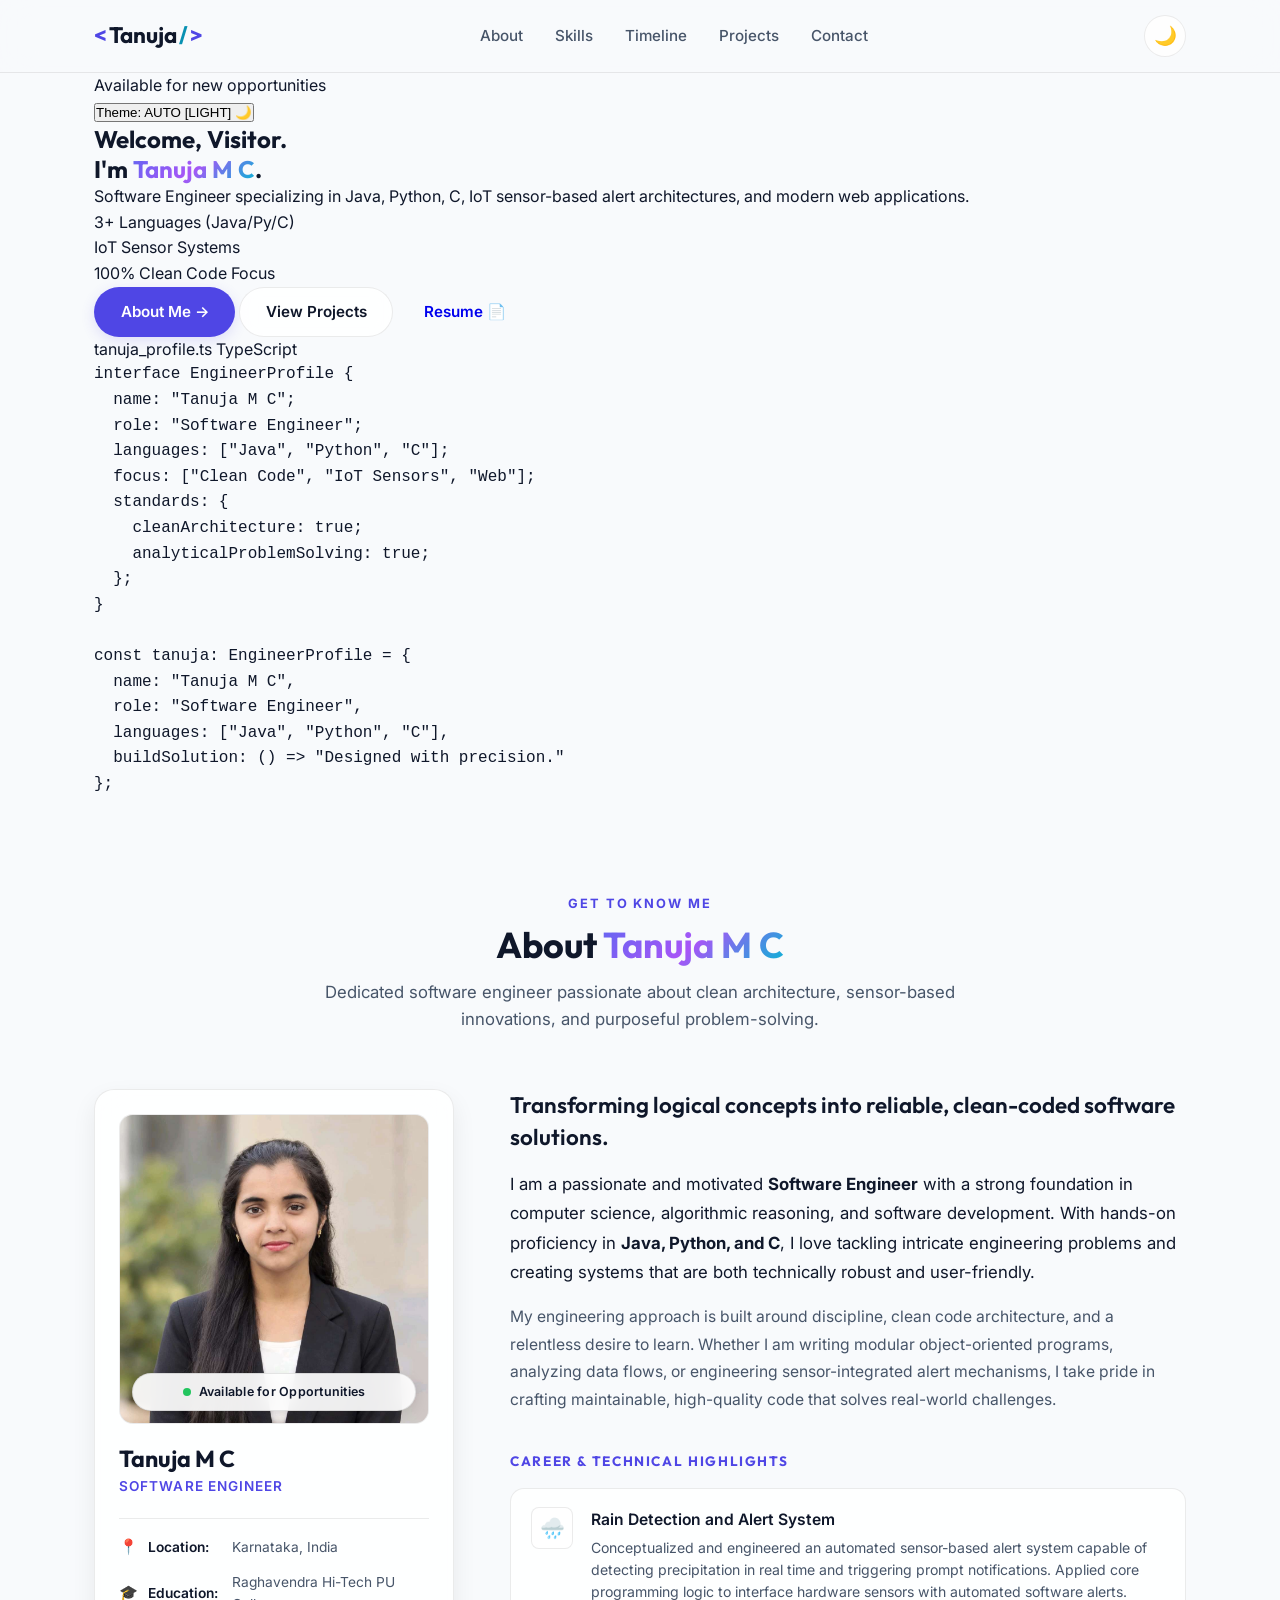
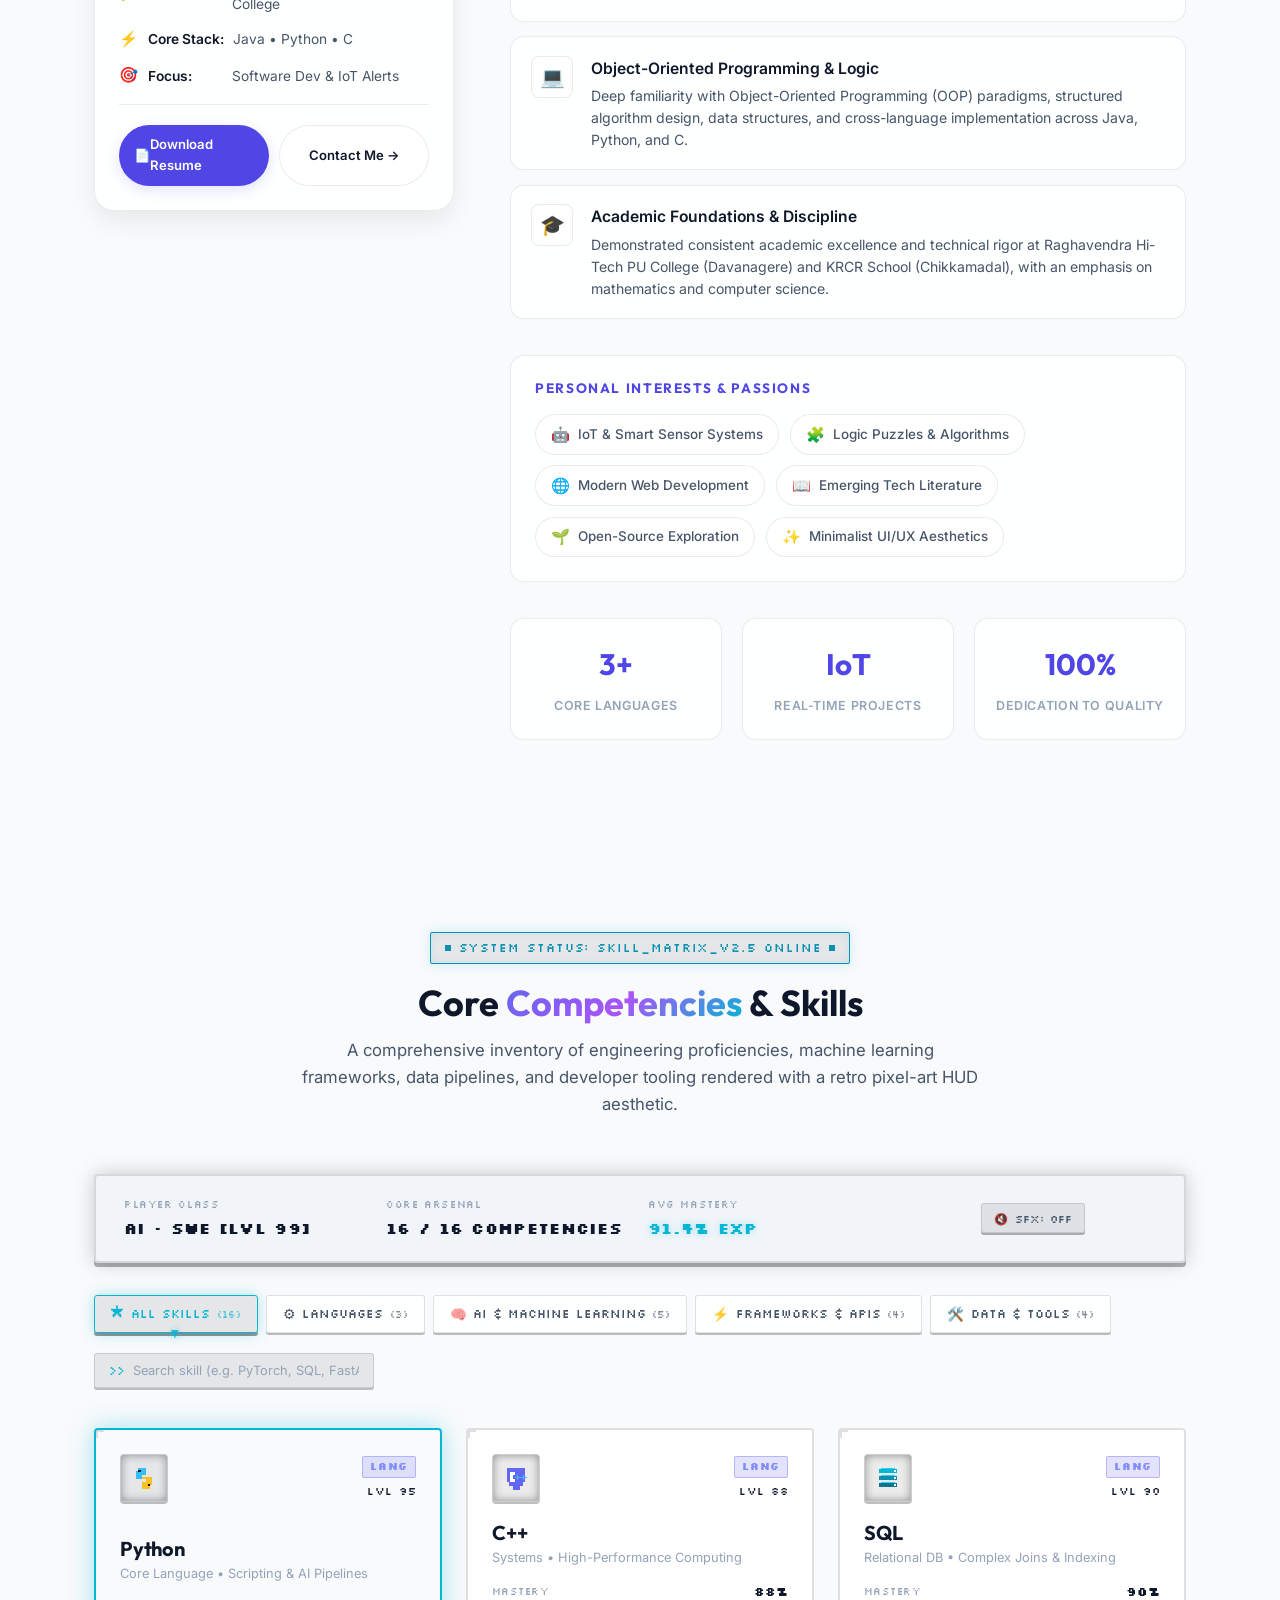
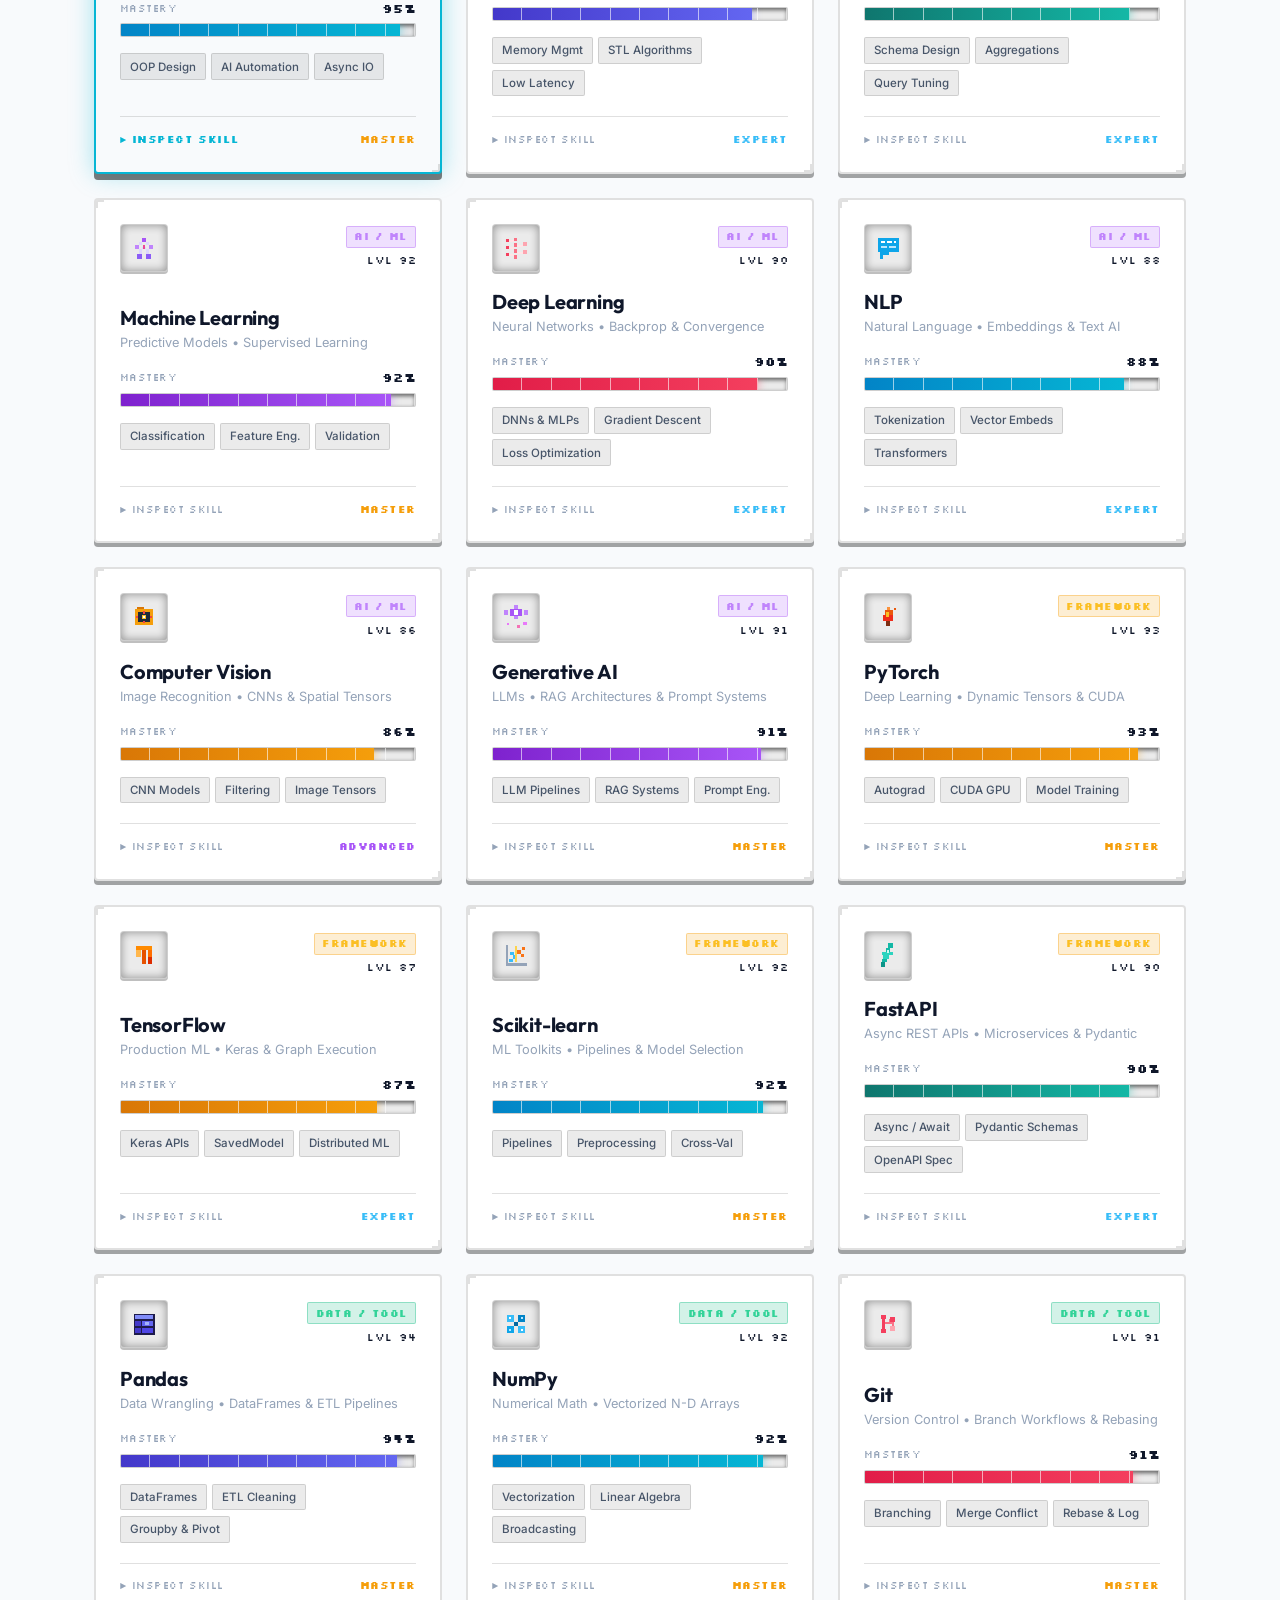
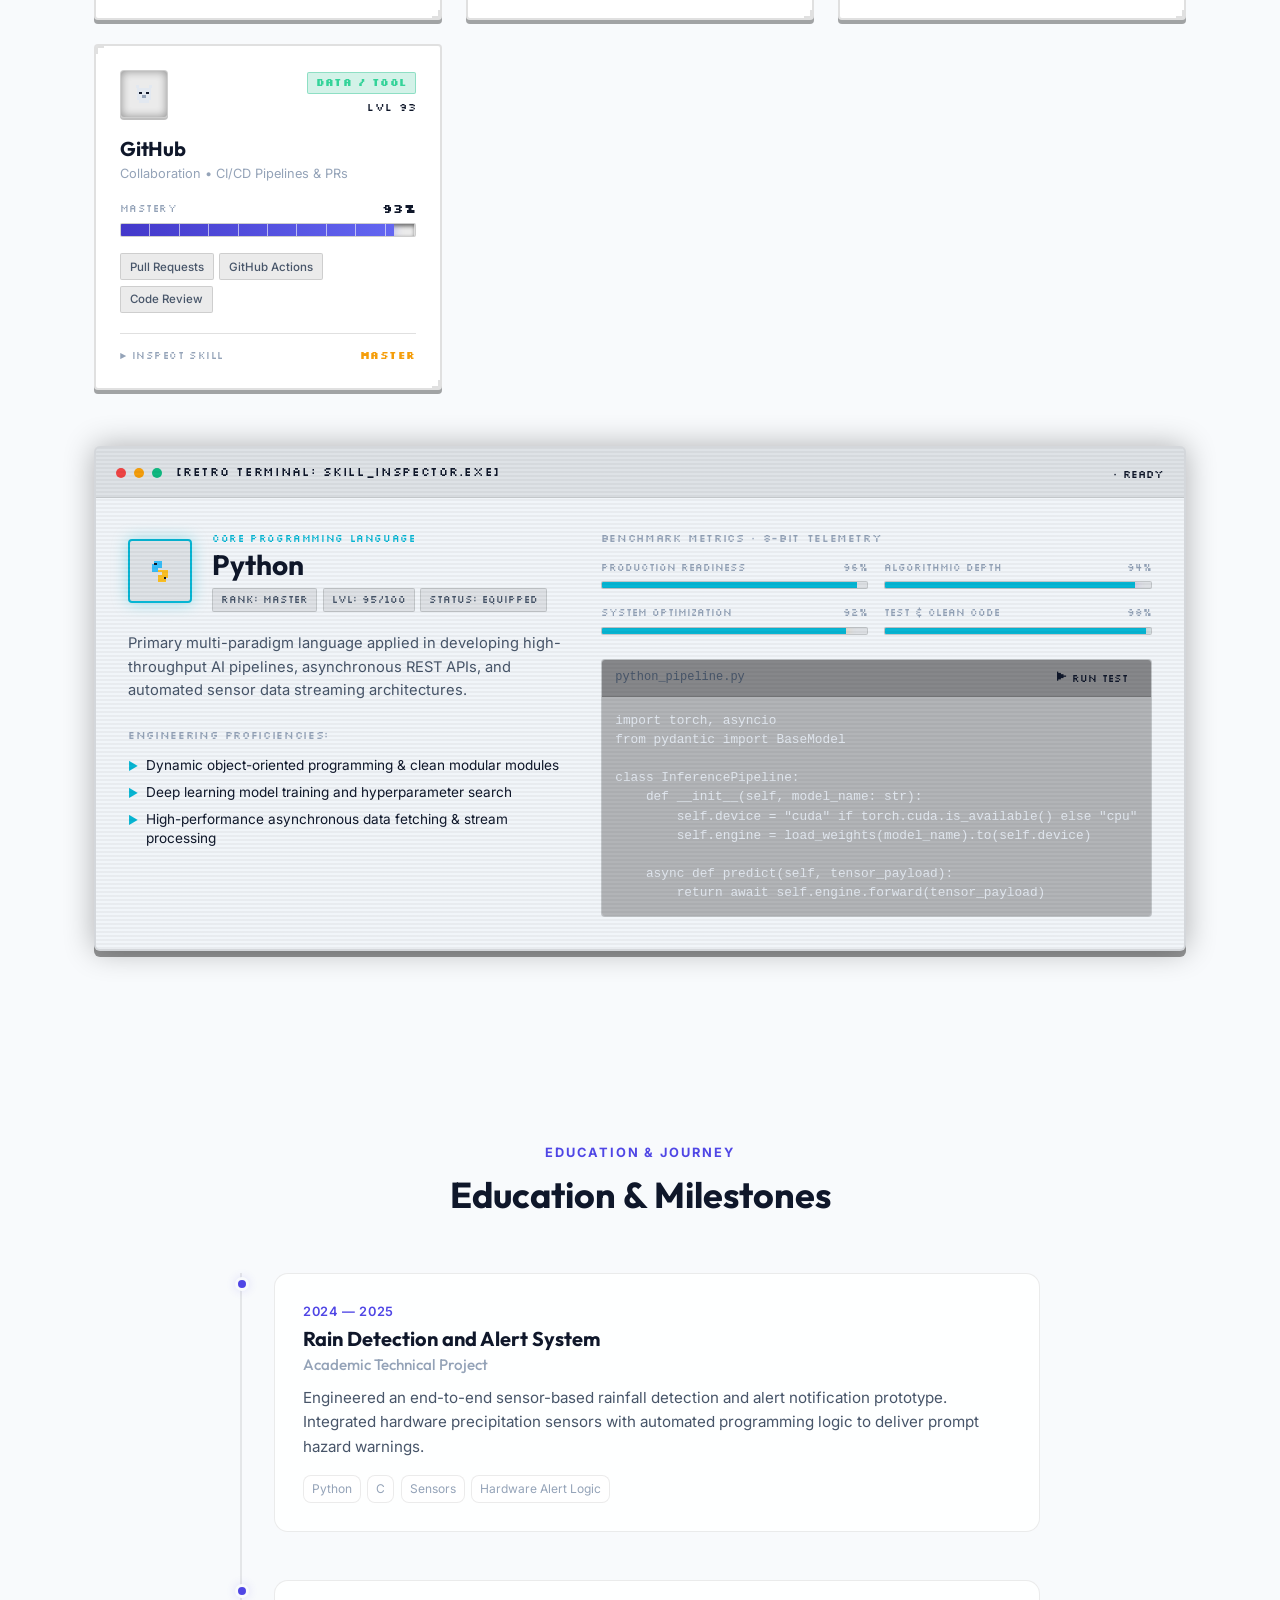
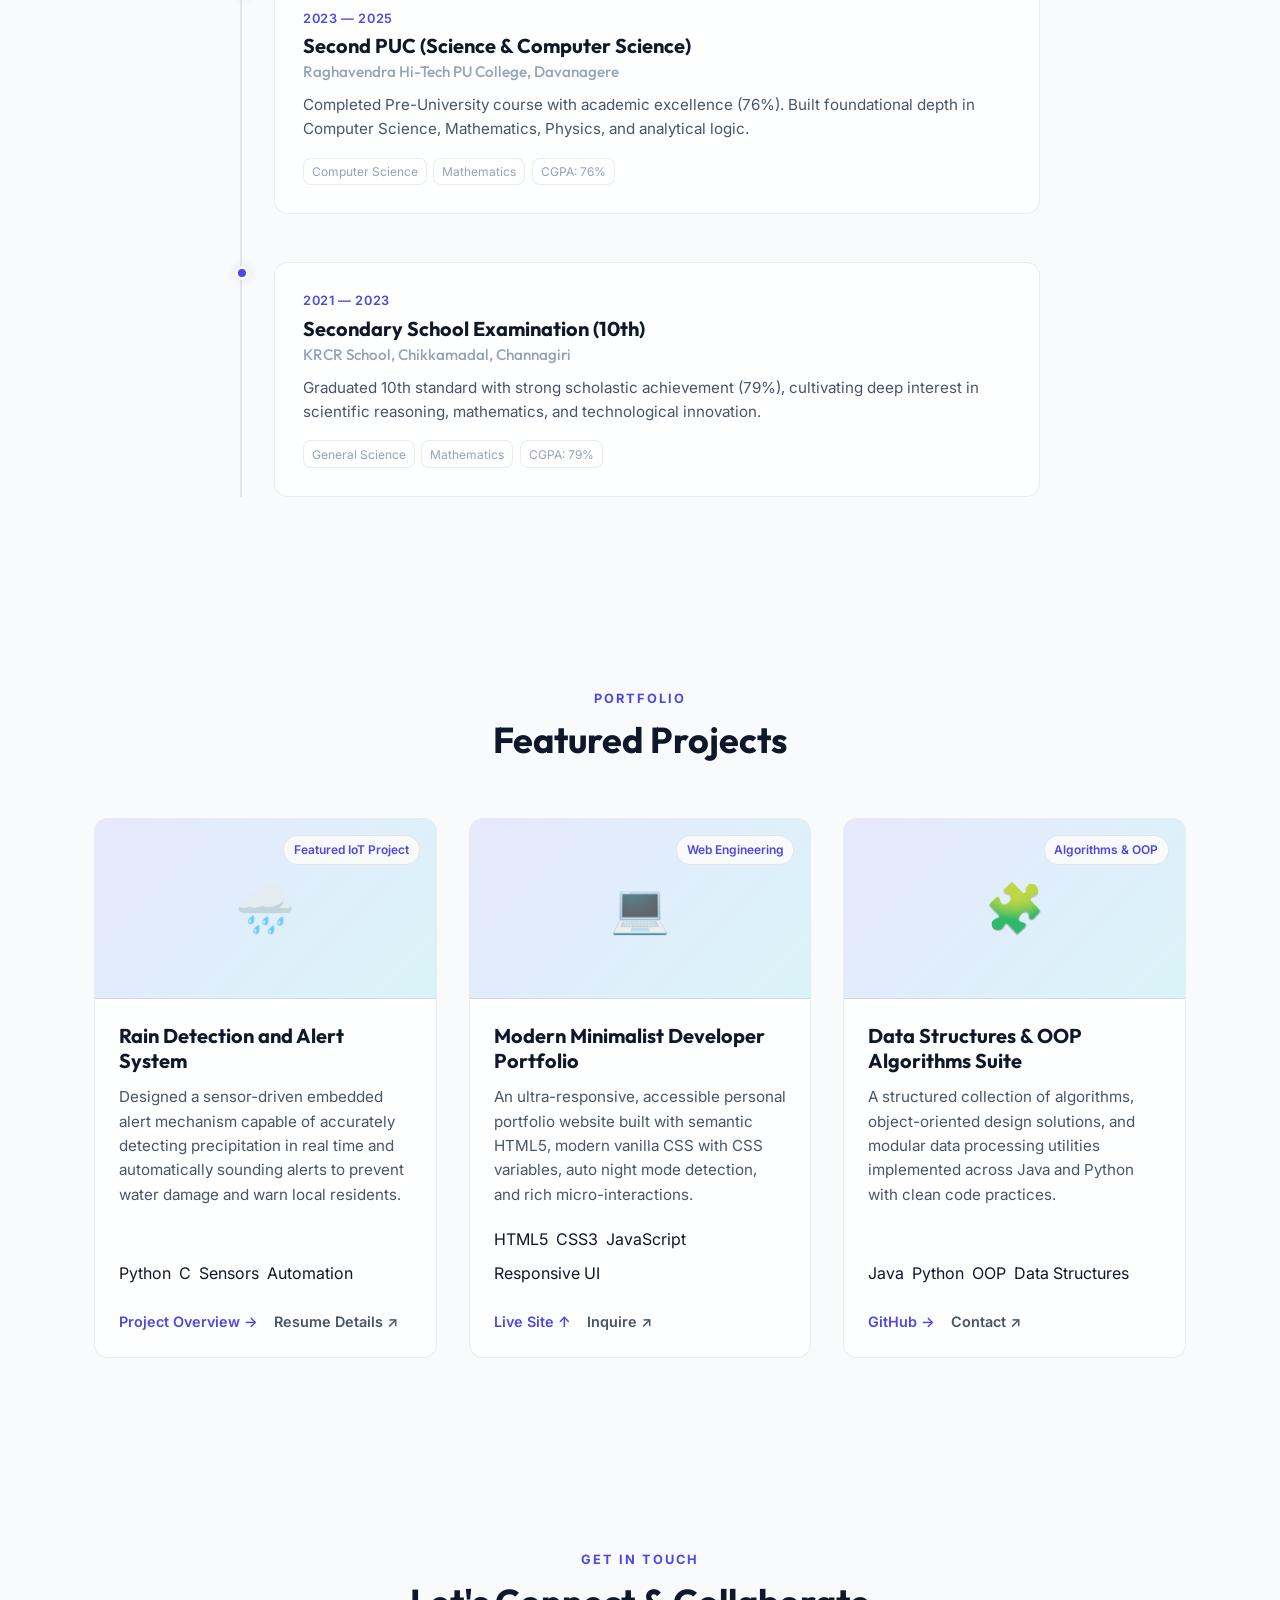
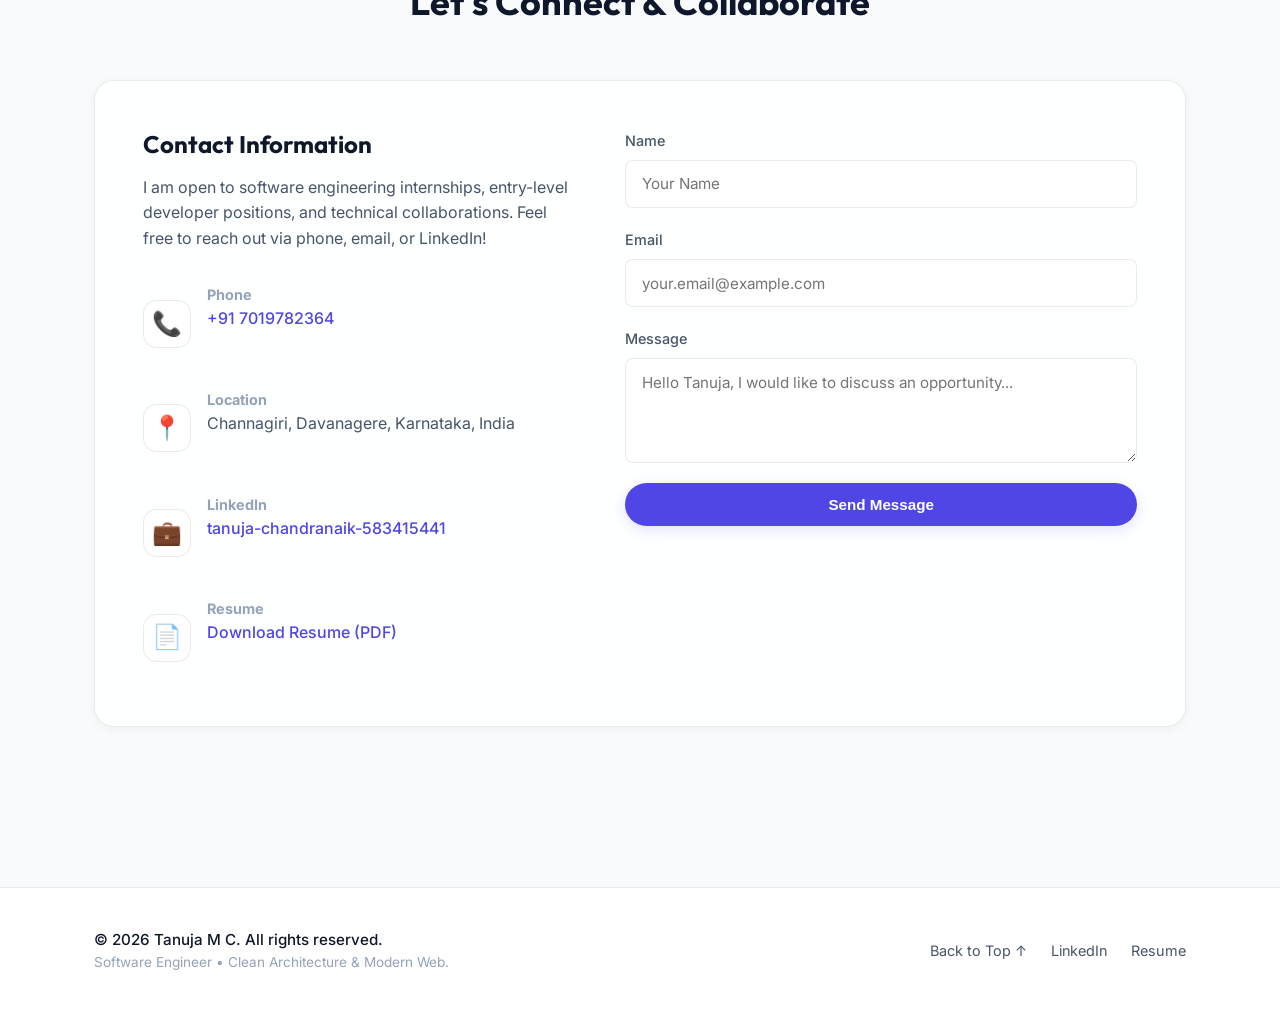
<file: standalone_website.html>
<!DOCTYPE html>
<html lang="en">
<head>
  <meta charset="UTF-8">
  <meta name="viewport" content="width=device-width, initial-scale=1.0">
  <meta name="description" content="Portfolio of Tanuja M C — Software Engineer specializing in Java, Python, C, IoT sensor-based alert systems, and modern web applications.">
  <meta name="keywords" content="Tanuja M C, Software Engineer, Java, Python, C, IoT, Web Development, Portfolio">
  <meta name="author" content="Tanuja M C">
  <title>Tanuja M C | Software Engineer Portfolio</title>
  
  <!-- Modern Clean Typography: Outfit (Headings) & Inter (Body) + Pixel Art Fonts: Silkscreen & Press Start 2P -->
  <link rel="preconnect" href="https://fonts.googleapis.com">
  <link rel="preconnect" href="https://fonts.gstatic.com" crossorigin>
  <link href="https://fonts.googleapis.com/css2?family=Inter:wght@300;400;500;600;700&family=Outfit:wght@500;600;700;800&family=Press+Start+2P&family=Silkscreen:wght@400;700&display=swap" rel="stylesheet">
  
  <!-- Main Stylesheet -->
  <style>
/* EMBEDDED COMPLETE STYLESHEET */
/* ========================================================
   DESIGN SYSTEM & CSS VARIABLES - MINIMAL PROFESSIONAL THEME
   - CSS Media Queries automatically detect user's default browser theme
   - Manual overrides supported via [data-theme="dark"] and [data-theme="light"]
   - Clean, refined typography, subtle glassmorphism, and elegant contrast
   ======================================================== */
:root {
  /* Typography & Geometry */
  --font-sans: 'Inter', -apple-system, BlinkMacSystemFont, 'Segoe UI', Roboto, sans-serif;
  --font-heading: 'Outfit', var(--font-sans);
  --font-code: 'Consolas', 'Fira Code', 'Monaco', monospace;

  --radius-sm: 8px;
  --radius-md: 14px;
  --radius-lg: 20px;
  --radius-full: 9999px;
  --transition: all 0.25s cubic-bezier(0.16, 1, 0.3, 1);

  /* Fallback Base (Dark Theme by default) */
  --bg-primary: #0a0e17;
  --bg-secondary: #111827;
  --bg-surface: rgba(17, 24, 39, 0.75);
  --bg-surface-hover: rgba(31, 41, 55, 0.9);
  --border-color: rgba(255, 255, 255, 0.08);
  --border-hover: rgba(255, 255, 255, 0.16);
  --border-focus: rgba(99, 102, 241, 0.5);

  --text-primary: #f8fafc;
  --text-secondary: #94a3b8;
  --text-muted: #64748b;

  --accent-primary: #6366f1;
  --accent-primary-hover: #4f46e5;
  --accent-secondary: #06b6d4;
  --accent-glow: rgba(99, 102, 241, 0.25);

  --gradient-brand: linear-gradient(135deg, #6366f1 0%, #a855f7 50%, #06b6d4 100%);
  --gradient-card: linear-gradient(145deg, rgba(255, 255, 255, 0.04) 0%, rgba(255, 255, 255, 0.01) 100%);

  --hero-overlay-start: rgba(10, 14, 23, 0.88);
  --hero-overlay-end: rgba(17, 24, 39, 0.92);

  --shadow-sm: 0 2px 8px rgba(0, 0, 0, 0.25);
  --shadow-md: 0 10px 30px rgba(0, 0, 0, 0.35);
  --shadow-glow: 0 0 30px rgba(99, 102, 241, 0.2);

  /* Pixel Art Design Tokens */
  --font-pixel: 'Silkscreen', 'Press Start 2P', monospace;
  --pixel-border-color: rgba(255, 255, 255, 0.12);
  --pixel-card-bg: rgba(17, 24, 39, 0.72);
  --pixel-card-hover-bg: rgba(24, 34, 53, 0.9);
  --pixel-hud-bg: rgba(13, 19, 33, 0.85);
  --pixel-slot-bg: rgba(0, 0, 0, 0.55);
  --pixel-accent-cyan: #06b6d4;
  --pixel-accent-indigo: #6366f1;
  --pixel-accent-purple: #a855f7;
  --pixel-accent-amber: #f59e0b;
  --pixel-accent-rose: #f43f5e;
  --pixel-accent-teal: #14b8a6;
}

/* ========================================================
   1. CSS MEDIA QUERIES: DEFAULT BROWSER THEME DETECTION
   Automatically detects user's system / browser preference
   ======================================================== */

/* Dark Mode: When user's browser default prefers dark */
@media (prefers-color-scheme: dark) {
  :root {
    --bg-primary: #0a0e17;
    --bg-secondary: #111827;
    --bg-surface: rgba(17, 24, 39, 0.75);
    --bg-surface-hover: rgba(31, 41, 55, 0.9);
    --border-color: rgba(255, 255, 255, 0.08);
    --border-hover: rgba(255, 255, 255, 0.16);
    --border-focus: rgba(99, 102, 241, 0.5);

    --text-primary: #f8fafc;
    --text-secondary: #94a3b8;
    --text-muted: #64748b;

    --accent-primary: #6366f1;
    --accent-primary-hover: #4f46e5;
    --accent-secondary: #06b6d4;
    --accent-glow: rgba(99, 102, 241, 0.25);

    --gradient-brand: linear-gradient(135deg, #6366f1 0%, #a855f7 50%, #06b6d4 100%);
    --gradient-card: linear-gradient(145deg, rgba(255, 255, 255, 0.04) 0%, rgba(255, 255, 255, 0.01) 100%);

    --hero-overlay-start: rgba(10, 14, 23, 0.88);
    --hero-overlay-end: rgba(17, 24, 39, 0.92);

    --shadow-sm: 0 2px 8px rgba(0, 0, 0, 0.25);
    --shadow-md: 0 10px 30px rgba(0, 0, 0, 0.35);
    --shadow-glow: 0 0 30px rgba(99, 102, 241, 0.2);
  }

  /* Sync Night Mode Icon when no manual override exists */
  :root:not([data-theme="light"]) .sun-icon {
    display: inline-block;
  }
  :root:not([data-theme="light"]) .moon-icon {
    display: none;
  }
}

/* Light Mode: When user's browser default prefers light */
@media (prefers-color-scheme: light) {
  :root {
    --bg-primary: #f8fafc;
    --bg-secondary: #ffffff;
    --bg-surface: rgba(255, 255, 255, 0.85);
    --bg-surface-hover: #ffffff;
    --border-color: rgba(0, 0, 0, 0.08);
    --border-hover: rgba(0, 0, 0, 0.14);
    --border-focus: rgba(79, 70, 229, 0.4);

    --text-primary: #0f172a;
    --text-secondary: #475569;
    --text-muted: #94a3b8;

    --accent-primary: #4f46e5;
    --accent-primary-hover: #4338ca;
    --accent-secondary: #0891b2;
    --accent-glow: rgba(79, 70, 229, 0.15);

    --gradient-card: linear-gradient(145deg, #ffffff 0%, #f1f5f9 100%);
    --shadow-sm: 0 2px 8px rgba(0, 0, 0, 0.05);
    --shadow-md: 0 10px 25px rgba(0, 0, 0, 0.07);
    --shadow-glow: 0 0 20px rgba(79, 70, 229, 0.12);

    --hero-overlay-start: rgba(248, 250, 252, 0.9);
    --hero-overlay-end: rgba(241, 245, 249, 0.94);

    --pixel-border-color: rgba(0, 0, 0, 0.12);
    --pixel-card-bg: #ffffff;
    --pixel-card-hover-bg: #f8fafc;
    --pixel-hud-bg: #f1f5f9;
    --pixel-slot-bg: rgba(0, 0, 0, 0.08);
  }

  /* Sync Night Mode Icon when no manual override exists */
  :root:not([data-theme="dark"]) .sun-icon {
    display: none;
  }
  :root:not([data-theme="dark"]) .moon-icon {
    display: inline-block;
  }
}

/* ========================================================
   2. MANUAL THEME OVERRIDES (via data-theme attribute)
   Allows user to toggle regardless of system default
   ======================================================== */
[data-theme="dark"] {
  --bg-primary: #0a0e17;
  --bg-secondary: #111827;
  --bg-surface: rgba(17, 24, 39, 0.75);
  --bg-surface-hover: rgba(31, 41, 55, 0.9);
  --border-color: rgba(255, 255, 255, 0.08);
  --border-hover: rgba(255, 255, 255, 0.16);
  --border-focus: rgba(99, 102, 241, 0.5);

  --text-primary: #f8fafc;
  --text-secondary: #94a3b8;
  --text-muted: #64748b;

  --accent-primary: #6366f1;
  --accent-primary-hover: #4f46e5;
  --accent-secondary: #06b6d4;
  --accent-glow: rgba(99, 102, 241, 0.25);

  --gradient-brand: linear-gradient(135deg, #6366f1 0%, #a855f7 50%, #06b6d4 100%);
  --gradient-card: linear-gradient(145deg, rgba(255, 255, 255, 0.04) 0%, rgba(255, 255, 255, 0.01) 100%);

  --hero-overlay-start: rgba(10, 14, 23, 0.88);
  --hero-overlay-end: rgba(17, 24, 39, 0.92);

  --shadow-sm: 0 2px 8px rgba(0, 0, 0, 0.25);
  --shadow-md: 0 10px 30px rgba(0, 0, 0, 0.35);
  --shadow-glow: 0 0 30px rgba(99, 102, 241, 0.2);
}

[data-theme="dark"] .sun-icon {
  display: inline-block !important;
}
[data-theme="dark"] .moon-icon {
  display: none !important;
}

[data-theme="light"] {
  --bg-primary: #f8fafc;
  --bg-secondary: #ffffff;
  --bg-surface: rgba(255, 255, 255, 0.85);
  --bg-surface-hover: #ffffff;
  --border-color: rgba(0, 0, 0, 0.08);
  --border-hover: rgba(0, 0, 0, 0.14);
  --border-focus: rgba(79, 70, 229, 0.4);

  --text-primary: #0f172a;
  --text-secondary: #475569;
  --text-muted: #94a3b8;

  --accent-primary: #4f46e5;
  --accent-primary-hover: #4338ca;
  --accent-secondary: #0891b2;
  --accent-glow: rgba(79, 70, 229, 0.15);

  --gradient-card: linear-gradient(145deg, #ffffff 0%, #f1f5f9 100%);
  --shadow-sm: 0 2px 8px rgba(0, 0, 0, 0.05);
  --shadow-md: 0 10px 25px rgba(0, 0, 0, 0.07);
  --shadow-glow: 0 0 20px rgba(79, 70, 229, 0.12);

  --hero-overlay-start: rgba(248, 250, 252, 0.9);
  --hero-overlay-end: rgba(241, 245, 249, 0.94);

  --pixel-border-color: rgba(0, 0, 0, 0.12);
  --pixel-card-bg: #ffffff;
  --pixel-card-hover-bg: #f8fafc;
  --pixel-hud-bg: #f1f5f9;
  --pixel-slot-bg: rgba(0, 0, 0, 0.08);
}

[data-theme="light"] .sun-icon {
  display: none !important;
}
[data-theme="light"] .moon-icon {
  display: inline-block !important;
}

/* Base & Reset */
* {
  margin: 0;
  padding: 0;
  box-sizing: border-box;
}

html {
  scroll-behavior: smooth;
  font-size: 16px;
}

body {
  font-family: var(--font-sans);
  background-color: var(--bg-primary);
  color: var(--text-primary);
  line-height: 1.6;
  transition: background-color 0.3s ease, color 0.3s ease;
  overflow-x: hidden;
}

/* Layout Utilities */
.container {
  max-width: 1140px;
  margin: 0 auto;
  padding: 0 1.5rem;
}

.section-padding {
  padding: 6rem 0;
}

/* Typography & Titles */
h1, h2, h3, h4 {
  font-family: var(--font-heading);
  color: var(--text-primary);
  line-height: 1.25;
}

.section-header {
  text-align: center;
  margin-bottom: 3.5rem;
}

.section-subtitle {
  text-transform: uppercase;
  font-size: 0.8rem;
  letter-spacing: 0.15em;
  font-weight: 700;
  color: var(--accent-primary);
  display: block;
  margin-bottom: 0.5rem;
}

.section-title {
  font-size: 2.25rem;
  font-weight: 700;
}

.gradient-text {
  background: var(--gradient-brand);
  -webkit-background-clip: text;
  -webkit-text-fill-color: transparent;
}

/* Buttons */
.btn {
  display: inline-flex;
  align-items: center;
  justify-content: center;
  padding: 0.75rem 1.6rem;
  border-radius: var(--radius-full);
  font-weight: 600;
  font-size: 0.95rem;
  text-decoration: none;
  transition: var(--transition);
  cursor: pointer;
  border: 1px solid transparent;
}

.btn-primary {
  background: var(--accent-primary);
  color: #ffffff;
  box-shadow: 0 4px 14px var(--accent-glow);
}

.btn-primary:hover {
  background: var(--accent-primary-hover);
  transform: translateY(-2px);
  box-shadow: 0 6px 20px var(--accent-glow);
}

.btn-secondary {
  background: var(--bg-surface);
  color: var(--text-primary);
  border-color: var(--border-color);
  backdrop-filter: blur(10px);
}

.btn-secondary:hover {
  background: var(--bg-surface-hover);
  border-color: var(--accent-primary);
  transform: translateY(-2px);
}

/* ========================================================
   HEADER & NAVIGATION
   ======================================================== */
.site-header {
  position: sticky;
  top: 0;
  z-index: 1000;
  background: rgba(10, 13, 20, 0.75);
  backdrop-filter: blur(16px);
  -webkit-backdrop-filter: blur(16px);
  border-bottom: 1px solid var(--border-color);
  transition: background-color 0.3s ease;
}

[data-theme="light"] .site-header {
  background: rgba(248, 250, 252, 0.85);
}

.header-container {
  display: flex;
  align-items: center;
  justify-content: space-between;
  height: 4.5rem;
}

.brand-logo {
  font-family: var(--font-heading);
  font-size: 1.4rem;
  font-weight: 700;
  text-decoration: none;
  color: var(--text-primary);
  display: flex;
  align-items: center;
  gap: 2px;
}

.logo-bracket {
  color: var(--accent-primary);
}

.logo-slash {
  color: var(--accent-secondary);
}

.nav-list {
  display: flex;
  list-style: none;
  gap: 2rem;
}

.nav-link {
  text-decoration: none;
  color: var(--text-secondary);
  font-size: 0.95rem;
  font-weight: 500;
  transition: var(--transition);
  position: relative;
  padding: 0.25rem 0;
}

.nav-link:hover, .nav-link:focus-visible {
  color: var(--text-primary);
}

.nav-link::after {
  content: '';
  position: absolute;
  bottom: 0;
  left: 0;
  width: 0%;
  height: 2px;
  background: var(--accent-primary);
  transition: width 0.25s ease;
}

.nav-link:hover::after {
  width: 100%;
}

.header-actions {
  display: flex;
  align-items: center;
  gap: 1rem;
}

/* NIGHT MODE TOGGLE BUTTON */
.theme-toggle-btn {
  background: var(--bg-surface);
  border: 1px solid var(--border-color);
  width: 2.6rem;
  height: 2.6rem;
  border-radius: var(--radius-full);
  display: inline-flex;
  align-items: center;
  justify-content: center;
  cursor: pointer;
  font-size: 1.15rem;
  transition: var(--transition);
  position: relative;
}

.theme-toggle-btn:hover {
  background: var(--bg-surface-hover);
  border-color: var(--accent-primary);
  transform: rotate(15deg);
}

[data-theme="dark"] .sun-icon {
  display: inline-block;
}
[data-theme="dark"] .moon-icon {
  display: none;
}

[data-theme="light"] .sun-icon {
  display: none;
}
[data-theme="light"] .moon-icon {
  display: inline-block;
}

.mobile-toggle {
  display: none;
  background: none;
  border: none;
  flex-direction: column;
  gap: 5px;
  cursor: pointer;
  padding: 6px;
}

.hamburger-bar {
  width: 24px;
  height: 2px;
  background-color: var(--text-primary);
  transition: var(--transition);
}

/* ========================================================
   HERO SECTION - PIXEL ART STYLE DESIGN
   - Uses provided background image: portfolio.avif
   - Retro 8-bit RPG dialog boxes, meters, and CRT scanlines
   - Pixel buttons, terminal window, and status indicators
   ======================================================== */
.pixel-hero {
  position: relative;
  /* Background image provided by the user with pixel rendering & theme overlay */
  background-image: 
    linear-gradient(var(--pixel-overlay), var(--pixel-overlay)),
    url('portfolio.avif');
  background-size: cover;
  background-position: center center;
  background-repeat: no-repeat;
  image-rendering: pixelated;
  image-rendering: crisp-edges;
  padding: 3.5rem 0 5rem 0;
  border-bottom: 4px solid var(--pixel-border);
  overflow: hidden;
}

/* Ambient CRT scanline overlay */
.pixel-scanlines {
  position: absolute;
  top: 0;
  left: 0;
  width: 100%;
  height: 100%;
  background: linear-gradient(
    to bottom,
    rgba(255, 255, 255, 0),
    rgba(255, 255, 255, 0) 50%,
    var(--scanline-color) 50%,
    var(--scanline-color)
  );
  background-size: 100% 4px;
  pointer-events: none;
  z-index: 1;
}

/* Top Pixel HUD Bar */
.pixel-hud-bar {
  display: flex;
  flex-wrap: wrap;
  align-items: center;
  justify-content: space-between;
  gap: 1rem;
  background: var(--pixel-hud-bg);
  border: 3px solid var(--pixel-border);
  box-shadow: 0 4px 0 0 rgba(0, 0, 0, 0.35);
  padding: 0.6rem 1.25rem;
  margin-bottom: 2rem;
  font-family: var(--font-pixel);
  font-size: 0.7rem;
  color: var(--pixel-text);
  position: relative;
  z-index: 2;
  letter-spacing: 0.05em;
}

.hud-item {
  display: inline-flex;
  align-items: center;
  gap: 0.5rem;
}

.hud-indicator {
  width: 8px;
  height: 8px;
  background: #22c55e;
  box-shadow: 0 0 8px #22c55e;
  display: inline-block;
  animation: pixelPulse 1.5s infinite steps(2, start);
}

@keyframes pixelPulse {
  0%, 100% { opacity: 1; transform: scale(1); }
  50% { opacity: 0.3; transform: scale(0.8); }
}

.pixel-btn-hud {
  font-size: 0.65rem;
  padding: 0.35rem 0.75rem;
  background: var(--pixel-btn-sec-bg);
  color: var(--pixel-text);
  border: 2px solid var(--pixel-border);
  box-shadow: 2px 2px 0 #000;
  cursor: pointer;
}

.pixel-btn-hud:hover {
  background: var(--pixel-btn-bg);
  color: #ffffff;
  transform: translate(1px, 1px);
  box-shadow: 1px 1px 0 #000;
}

/* Hero Main Grid */
.pixel-hero-grid {
  display: grid;
  grid-template-columns: 1.35fr 0.95fr;
  gap: 2.25rem;
  position: relative;
  z-index: 2;
  align-items: stretch;
}

/* Reusable Pixel Box Styling */
.pixel-box {
  background: var(--pixel-box-bg);
  border: 4px solid var(--pixel-border);
  box-shadow: 
    0 -4px 0 0 var(--pixel-border),
    0 4px 0 0 var(--pixel-border),
    -4px 0 0 0 var(--pixel-border),
    4px 0 0 0 var(--pixel-border),
    6px 6px 0 0 rgba(0, 0, 0, 0.45);
  padding: 2rem;
  position: relative;
  backdrop-filter: blur(10px);
  -webkit-backdrop-filter: blur(10px);
}

.pixel-box-header {
  display: flex;
  justify-content: space-between;
  align-items: center;
  font-family: var(--font-pixel);
  font-size: 0.68rem;
  color: var(--pixel-accent);
  margin-bottom: 1.25rem;
  padding-bottom: 0.75rem;
  border-bottom: 2px dashed var(--border-color);
  letter-spacing: 0.05em;
}

.pixel-version-tag {
  background: var(--pixel-btn-sec-bg);
  border: 1px solid var(--pixel-border);
  padding: 0.2rem 0.45rem;
  font-size: 0.6rem;
  color: var(--pixel-text-dim);
}

/* Welcome Title & Tagline */
.pixel-hero-title {
  font-family: var(--font-pixel);
  font-size: 1.85rem;
  line-height: 1.35;
  color: var(--pixel-text);
  margin-bottom: 1.25rem;
  text-shadow: 2px 2px 0px var(--pixel-border-shadow);
  letter-spacing: -0.02em;
}

.pixel-blink-cursor {
  color: var(--pixel-accent);
  animation: blinkCursor 1s steps(2, start) infinite;
}

@keyframes blinkCursor {
  0%, 100% { opacity: 1; }
  50% { opacity: 0; }
}

.pixel-tagline {
  font-family: var(--font-retro);
  font-size: 1.05rem;
  line-height: 1.7;
  color: var(--pixel-text-dim);
  margin-bottom: 1.5rem;
}

/* Pixel RPG Stat Meters */
.pixel-stats-wrapper {
  background: rgba(0, 0, 0, 0.25);
  border: 2px solid var(--border-color);
  padding: 1rem 1.25rem;
  margin-bottom: 1.5rem;
  display: flex;
  flex-direction: column;
  gap: 0.65rem;
}

.pixel-stat-row {
  display: grid;
  grid-template-columns: 140px 1fr 65px;
  align-items: center;
  gap: 0.75rem;
  font-family: var(--font-pixel);
  font-size: 0.62rem;
  color: var(--pixel-text);
}

.stat-label {
  color: var(--pixel-text-dim);
  white-space: nowrap;
}

.pixel-bar-frame {
  height: 12px;
  background: #000000;
  border: 2px solid var(--pixel-border);
  box-shadow: inset 1px 1px 0 rgba(255, 255, 255, 0.2);
  position: relative;
  overflow: hidden;
}

.pixel-bar-fill {
  height: 100%;
  transition: width 0.5s ease-out;
}

.hp-fill { background: var(--hp-fill-color); }
.mp-fill { background: var(--mp-fill-color); }
.xp-fill { background: var(--xp-fill-color); }

.stat-value {
  font-size: 0.6rem;
  text-align: right;
  color: var(--pixel-accent);
}

/* Pixel Speech Dialogue Box */
.pixel-speech-bubble {
  background: var(--pixel-btn-sec-bg);
  border-left: 4px solid var(--pixel-accent);
  padding: 0.85rem 1rem;
  font-family: var(--font-retro);
  font-size: 0.95rem;
  color: var(--pixel-text);
  margin-bottom: 1.75rem;
  position: relative;
  line-height: 1.5;
}

.pixel-quote-icon {
  font-family: var(--font-pixel);
  color: var(--pixel-accent);
  font-size: 1.25rem;
  margin-right: 0.25rem;
}

/* Pixel Buttons */
.pixel-cta-group {
  display: flex;
  flex-wrap: wrap;
  gap: 1rem;
}

.pixel-btn {
  font-family: var(--font-pixel);
  font-size: 0.72rem;
  padding: 0.85rem 1.25rem;
  text-decoration: none;
  display: inline-flex;
  align-items: center;
  gap: 0.5rem;
  border: 3px solid #000000;
  box-shadow: 
    inset -3px -3px 0px 0px rgba(0, 0, 0, 0.45),
    inset 3px 3px 0px 0px rgba(255, 255, 255, 0.35),
    4px 4px 0px 0px #000000;
  cursor: pointer;
  letter-spacing: 0.05em;
  transition: transform 0.1s ease, box-shadow 0.1s ease, background-color 0.2s ease;
  image-rendering: pixelated;
}

.pixel-btn:hover {
  transform: translate(2px, 2px);
  box-shadow: 
    inset -3px -3px 0px 0px rgba(0, 0, 0, 0.45),
    inset 3px 3px 0px 0px rgba(255, 255, 255, 0.35),
    2px 2px 0px 0px #000000;
}

.pixel-btn:active {
  transform: translate(4px, 4px);
  box-shadow: 
    inset -2px -2px 0px 0px rgba(0, 0, 0, 0.45),
    inset 2px 2px 0px 0px rgba(255, 255, 255, 0.35),
    0px 0px 0px 0px #000000;
}

.pixel-btn-primary {
  background: var(--pixel-btn-bg);
  color: var(--pixel-btn-text);
}

.pixel-btn-primary:hover {
  background: var(--pixel-btn-hover);
}

.pixel-btn-secondary {
  background: var(--pixel-btn-sec-bg);
  color: var(--pixel-text);
}

.pixel-btn-secondary:hover {
  background: var(--border-color);
}

.pixel-btn-tertiary {
  background: #10b981;
  color: #000000;
}

.pixel-btn-tertiary:hover {
  background: #059669;
  color: #ffffff;
}

.pixel-btn-arrow {
  font-size: 0.75rem;
}

/* Right Column: Retro Terminal Screen */
.pixel-screen-box {
  display: flex;
  flex-direction: column;
}

.pixel-screen-topbar {
  background: rgba(0, 0, 0, 0.4);
  margin: -2rem -2rem 1.25rem -2rem;
  padding: 0.6rem 1rem;
  display: flex;
  align-items: center;
  gap: 0.4rem;
  border-bottom: 3px solid var(--pixel-border);
}

.pixel-win-btn {
  width: 10px;
  height: 10px;
  border: 1px solid #000000;
  display: inline-block;
}

.pixel-win-btn.red { background: #ef4444; }
.pixel-win-btn.yellow { background: #f59e0b; }
.pixel-win-btn.green { background: #10b981; }

.pixel-screen-title {
  margin-left: auto;
  font-family: var(--font-pixel);
  font-size: 0.65rem;
  color: var(--pixel-text-dim);
}

.pixel-terminal-content {
  background: #000000;
  border: 3px solid var(--pixel-border);
  box-shadow: inset 0 0 16px rgba(0, 0, 0, 0.8);
  padding: 1.25rem;
  font-family: 'Consolas', 'Courier New', monospace;
  font-size: 0.88rem;
  line-height: 1.7;
  color: #e2e8f0;
  flex-grow: 1;
  display: flex;
  flex-direction: column;
  gap: 0.35rem;
  overflow-x: auto;
}

.terminal-line {
  word-break: break-word;
}

.t-green { color: #4ade80; font-weight: 600; }
.t-cyan { color: #38bdf8; }
.t-yellow { color: #facc15; }
.t-purple { color: #c084fc; }
.t-dim { color: #94a3b8; }
.t-highlight { 
  color: #f43f5e; 
  font-weight: 700; 
  letter-spacing: 0.05em;
  font-family: var(--font-pixel);
  font-size: 0.72rem;
  margin: 0.4rem 0;
}
.terminal-divider {
  color: #334155;
  letter-spacing: -1px;
}

.terminal-prompt-line {
  margin-top: 0.5rem;
  display: flex;
  align-items: center;
  gap: 0.25rem;
}

.t-cursor {
  display: inline-block;
  color: #4ade80;
  font-weight: 700;
  animation: blinkCursor 0.8s infinite;
}

.pixel-terminal-footer {
  display: flex;
  justify-content: space-between;
  margin-top: 1rem;
  font-family: var(--font-pixel);
  font-size: 0.6rem;
  color: var(--pixel-accent);
}

.pixel-badge-bit,
.pixel-badge-fps {
  background: var(--pixel-btn-sec-bg);
  border: 1px solid var(--pixel-border);
  padding: 0.25rem 0.5rem;
}

/* ========================================================
   ABOUT SECTION - CLEAN & MINIMALISTIC DESIGN
   ======================================================== */
.section-lead {
  max-width: 680px;
  margin: 0.75rem auto 0 auto;
  color: var(--text-secondary);
  font-size: 1.05rem;
  line-height: 1.6;
}

.about-grid {
  display: grid;
  grid-template-columns: 360px 1fr;
  gap: 3.5rem;
  align-items: start;
}

/* Left Column: Minimal Profile Card */
.about-image-card {
  position: sticky;
  top: 6rem;
  background: var(--bg-surface);
  border: 1px solid var(--border-color);
  border-radius: var(--radius-lg);
  padding: 1.5rem;
  box-shadow: var(--shadow-md);
  backdrop-filter: blur(16px);
  -webkit-backdrop-filter: blur(16px);
  transition: var(--transition);
}

.about-image-card:hover {
  border-color: var(--border-hover);
  box-shadow: var(--shadow-glow);
}

.profile-frame {
  display: flex;
  flex-direction: column;
}

.profile-image-container {
  position: relative;
  width: 100%;
  aspect-ratio: 1 / 1;
  border-radius: var(--radius-md);
  overflow: hidden;
  border: 1px solid var(--border-color);
  background: var(--bg-secondary);
  box-shadow: inset 0 0 20px rgba(0, 0, 0, 0.2);
}

.profile-image {
  width: 100%;
  height: 100%;
  object-fit: cover;
  object-position: center 20%;
  display: block;
  transition: transform 0.5s cubic-bezier(0.16, 1, 0.3, 1);
}

.profile-image-container:hover .profile-image {
  transform: scale(1.03);
}

/* Status Pill Floating Badge */
.profile-status-pill {
  position: absolute;
  bottom: 12px;
  left: 12px;
  right: 12px;
  display: flex;
  align-items: center;
  justify-content: center;
  gap: 8px;
  background: rgba(10, 14, 23, 0.85);
  backdrop-filter: blur(10px);
  -webkit-backdrop-filter: blur(10px);
  border: 1px solid rgba(255, 255, 255, 0.15);
  padding: 0.5rem 0.85rem;
  border-radius: var(--radius-full);
  font-size: 0.78rem;
  font-weight: 600;
  color: #f8fafc;
  box-shadow: 0 4px 14px rgba(0, 0, 0, 0.35);
  letter-spacing: 0.02em;
}

[data-theme="light"] .profile-status-pill {
  background: rgba(255, 255, 255, 0.92);
  border-color: rgba(0, 0, 0, 0.1);
  color: #0f172a;
  box-shadow: 0 4px 14px rgba(0, 0, 0, 0.1);
}

.status-pulse-dot {
  width: 8px;
  height: 8px;
  background-color: #22c55e;
  border-radius: 50%;
  box-shadow: 0 0 0 0 rgba(34, 197, 94, 0.7);
  animation: statusPulse 2s infinite cubic-bezier(0.66, 0, 0, 1);
  display: inline-block;
  flex-shrink: 0;
}

@keyframes statusPulse {
  0% {
    box-shadow: 0 0 0 0 rgba(34, 197, 94, 0.7);
  }
  70% {
    box-shadow: 0 0 0 8px rgba(34, 197, 94, 0);
  }
  100% {
    box-shadow: 0 0 0 0 rgba(34, 197, 94, 0);
  }
}

.profile-card-details {
  margin-top: 1.25rem;
}

.profile-card-name {
  font-size: 1.45rem;
  font-weight: 700;
  color: var(--text-primary);
  margin-bottom: 0.2rem;
  font-family: var(--font-heading);
}

.profile-card-role {
  font-size: 0.85rem;
  color: var(--accent-primary);
  font-weight: 600;
  text-transform: uppercase;
  letter-spacing: 0.08em;
  margin-bottom: 1.25rem;
}

.profile-quick-info {
  display: flex;
  flex-direction: column;
  gap: 0.75rem;
  margin-bottom: 1.25rem;
  padding: 1rem 0;
  border-top: 1px solid var(--border-color);
  border-bottom: 1px solid var(--border-color);
  font-size: 0.86rem;
}

.info-row {
  display: flex;
  align-items: center;
  gap: 0.6rem;
}

.info-icon {
  font-size: 0.95rem;
  flex-shrink: 0;
}

.info-label {
  font-weight: 600;
  color: var(--text-primary);
  min-width: 75px;
}

.info-value {
  color: var(--text-secondary);
  word-break: break-word;
}

.profile-card-actions {
  display: grid;
  grid-template-columns: 1fr 1fr;
  gap: 0.65rem;
}

.btn-sm {
  padding: 0.55rem 0.85rem;
  font-size: 0.82rem;
  border-radius: var(--radius-full);
}

/* Right Column: Bio Narrative & Sections */
.about-bio-content {
  display: flex;
  flex-direction: column;
  gap: 2.25rem;
}

.bio-text-block .bio-heading {
  font-size: 1.4rem;
  font-weight: 600;
  line-height: 1.45;
  color: var(--text-primary);
  margin-bottom: 1rem;
}

.bio-text-block .lead-text {
  font-size: 1.05rem;
  line-height: 1.75;
  color: var(--text-primary);
  margin-bottom: 1rem;
}

.bio-text-block .bio-description {
  font-size: 0.98rem;
  line-height: 1.75;
  color: var(--text-secondary);
}

/* Minimal Subheadings */
.subheading-minimal {
  font-size: 0.85rem;
  font-weight: 700;
  text-transform: uppercase;
  letter-spacing: 0.12em;
  color: var(--accent-primary);
  margin-bottom: 1.1rem;
  font-family: var(--font-heading);
  display: flex;
  align-items: center;
  gap: 0.5rem;
}

/* Career Highlights Minimalist Grid */
.highlights-container {
  margin-top: 0.25rem;
}

.highlights-grid {
  display: grid;
  grid-template-columns: 1fr;
  gap: 0.9rem;
}

.highlight-item {
  display: flex;
  align-items: flex-start;
  gap: 1.15rem;
  background: var(--bg-surface);
  border: 1px solid var(--border-color);
  border-radius: var(--radius-md);
  padding: 1.15rem 1.25rem;
  transition: var(--transition);
}

.highlight-item:hover {
  border-color: var(--accent-primary);
  background: var(--bg-surface-hover);
  transform: translateX(4px);
  box-shadow: var(--shadow-sm);
}

.highlight-icon-box {
  width: 42px;
  height: 42px;
  border-radius: var(--radius-sm);
  background: var(--bg-secondary);
  border: 1px solid var(--border-color);
  display: flex;
  align-items: center;
  justify-content: center;
  font-size: 1.25rem;
  flex-shrink: 0;
  transition: var(--transition);
}

.highlight-item:hover .highlight-icon-box {
  border-color: var(--accent-primary);
  transform: scale(1.05);
}

.highlight-text h5 {
  font-size: 0.98rem;
  font-weight: 600;
  margin-bottom: 0.3rem;
  color: var(--text-primary);
}

.highlight-text p {
  font-size: 0.88rem;
  line-height: 1.55;
  color: var(--text-secondary);
  margin: 0;
}

/* Personal Interests Pill Tags */
.interests-container {
  background: var(--bg-surface);
  border: 1px solid var(--border-color);
  border-radius: var(--radius-md);
  padding: 1.5rem;
  transition: var(--transition);
}

.interests-container:hover {
  border-color: var(--border-hover);
}

.interest-tags {
  display: flex;
  flex-wrap: wrap;
  gap: 0.65rem;
}

.interest-pill {
  display: inline-flex;
  align-items: center;
  gap: 0.5rem;
  background: var(--bg-secondary);
  border: 1px solid var(--border-color);
  padding: 0.45rem 0.95rem;
  border-radius: var(--radius-full);
  font-size: 0.84rem;
  font-weight: 500;
  color: var(--text-secondary);
  transition: var(--transition);
  cursor: default;
}

.interest-pill:hover {
  border-color: var(--accent-primary);
  color: var(--text-primary);
  transform: translateY(-2px);
  box-shadow: 0 4px 12px var(--accent-glow);
}

.pill-emoji {
  font-size: 0.95rem;
}

/* Minimalist Stat Cards */
.about-stats-grid {
  display: grid;
  grid-template-columns: repeat(3, 1fr);
  gap: 1.25rem;
}

.stat-card {
  background: var(--bg-surface);
  border: 1px solid var(--border-color);
  padding: 1.35rem 1rem;
  border-radius: var(--radius-md);
  text-align: center;
  transition: var(--transition);
}

.stat-card:hover {
  border-color: var(--accent-primary);
  transform: translateY(-3px);
  box-shadow: var(--shadow-sm);
}

.stat-number {
  display: block;
  font-size: 1.85rem;
  font-weight: 700;
  color: var(--accent-primary);
  font-family: var(--font-heading);
  margin-bottom: 0.25rem;
}

.stat-label {
  font-size: 0.78rem;
  color: var(--text-muted);
  text-transform: uppercase;
  letter-spacing: 0.05em;
  font-weight: 600;
}

/* ========================================================
   3. SKILLS SECTION - PIXEL ART RPG & HUD AESTHETIC
   Consistent retro gaming / cyberpunk telemetry theme:
   - Pixel HUD status banners & Web Audio SFX chip
   - 8-bit chamfered borders & crisp pixel typography
   - 10-segment stamina progress bars with custom gradients
   - Interactive category filtering, search, & hover pulses
   - Dynamic retro skill inspector terminal with live code previews
   ======================================================== */

/* Pixel Section Header Badge */
.pixel-badge-header {
  display: inline-flex;
  align-items: center;
  gap: 0.5rem;
  padding: 0.35rem 0.85rem;
  background: var(--pixel-slot-bg);
  border: 1px solid var(--accent-secondary);
  box-shadow: 0 0 12px rgba(6, 182, 212, 0.2), inset 0 0 8px rgba(6, 182, 212, 0.1);
  border-radius: 2px;
  margin-bottom: 1rem;
}

.pixel-badge-text {
  font-family: var(--font-pixel);
  font-size: 0.72rem;
  color: var(--accent-secondary);
  letter-spacing: 0.08em;
  text-transform: uppercase;
}

.pixel-blink-dot {
  width: 6px;
  height: 6px;
  background-color: var(--accent-secondary);
  display: inline-block;
  animation: pixelBlink 1.2s steps(2, start) infinite;
}

@keyframes pixelBlink {
  0%, 100% { opacity: 1; transform: scale(1); }
  50% { opacity: 0.2; transform: scale(0.8); }
}

/* Pixel Summary HUD Banner */
.pixel-hud-banner {
  display: grid;
  grid-template-columns: repeat(auto-fit, minmax(180px, 1fr));
  gap: 1rem;
  padding: 1.25rem 1.75rem;
  background: var(--pixel-hud-bg);
  border: 2px solid var(--pixel-border-color);
  box-shadow: 0 4px 0 rgba(0, 0, 0, 0.3), 0 0 20px rgba(0, 0, 0, 0.2);
  border-radius: 4px;
  margin-bottom: 2rem;
  align-items: center;
}

.pixel-hud-item {
  display: flex;
  flex-direction: column;
  gap: 0.25rem;
}

.pixel-hud-label {
  font-family: var(--font-pixel);
  font-size: 0.65rem;
  color: var(--text-muted);
  letter-spacing: 0.06em;
}

.pixel-hud-val {
  font-family: var(--font-pixel);
  font-size: 0.95rem;
  font-weight: 700;
  color: var(--text-primary);
  letter-spacing: 0.02em;
}

.pixel-hud-val.text-cyan {
  color: var(--pixel-accent-cyan);
  text-shadow: 0 0 8px rgba(6, 182, 212, 0.35);
}

.pixel-hud-controls {
  display: flex;
  align-items: center;
  justify-content: flex-end;
}

.pixel-btn-chip {
  display: inline-flex;
  align-items: center;
  gap: 0.4rem;
  background: var(--pixel-slot-bg);
  border: 1px solid var(--pixel-border-color);
  color: var(--text-secondary);
  font-family: var(--font-pixel);
  font-size: 0.7rem;
  padding: 0.4rem 0.8rem;
  border-radius: 3px;
  cursor: pointer;
  transition: var(--transition);
  box-shadow: 0 2px 0 rgba(0, 0, 0, 0.3);
}

.pixel-btn-chip:hover {
  border-color: var(--accent-secondary);
  color: var(--accent-secondary);
  transform: translateY(-1px);
  box-shadow: 0 3px 0 rgba(0, 0, 0, 0.4), 0 0 10px rgba(6, 182, 212, 0.2);
}

.pixel-btn-chip.active-sfx {
  border-color: var(--pixel-accent-emerald);
  color: var(--pixel-accent-emerald);
  box-shadow: 0 0 12px rgba(16, 185, 129, 0.25);
}

/* Filter Controls & Search Bar */
.pixel-filter-wrapper {
  display: flex;
  flex-wrap: wrap;
  align-items: center;
  justify-content: space-between;
  gap: 1.25rem;
  margin-bottom: 2.5rem;
}

.pixel-tabs {
  display: flex;
  flex-wrap: wrap;
  gap: 0.5rem;
}

.pixel-tab {
  display: inline-flex;
  align-items: center;
  gap: 0.4rem;
  background: var(--bg-surface);
  border: 1.5px solid var(--pixel-border-color);
  color: var(--text-secondary);
  font-family: var(--font-pixel);
  font-size: 0.72rem;
  padding: 0.6rem 1rem;
  border-radius: 3px;
  cursor: pointer;
  transition: all 0.2s cubic-bezier(0.16, 1, 0.3, 1);
  box-shadow: 0 2px 0 rgba(0, 0, 0, 0.25);
  position: relative;
}

.pixel-tab-icon {
  font-size: 0.85rem;
}

.pixel-tab-count {
  opacity: 0.7;
  font-size: 0.65rem;
}

.pixel-tab:hover {
  color: var(--text-primary);
  border-color: var(--accent-primary);
  transform: translateY(-2px);
  box-shadow: 0 4px 0 rgba(0, 0, 0, 0.35);
}

.pixel-tab.active {
  background: var(--pixel-slot-bg);
  border-color: var(--pixel-accent-cyan);
  color: var(--pixel-accent-cyan);
  box-shadow: 0 3px 0 rgba(0, 0, 0, 0.4), 0 0 14px rgba(6, 182, 212, 0.3);
}

.pixel-tab.active::after {
  content: "▼";
  position: absolute;
  bottom: -9px;
  left: 50%;
  transform: translateX(-50%);
  font-size: 0.55rem;
  color: var(--pixel-accent-cyan);
  text-shadow: 0 0 6px rgba(6, 182, 212, 0.5);
}

/* Command-line Search Box */
.pixel-search-box {
  display: flex;
  align-items: center;
  background: var(--pixel-slot-bg);
  border: 1.5px solid var(--pixel-border-color);
  padding: 0.4rem 0.85rem;
  border-radius: 3px;
  box-shadow: 0 2px 0 rgba(0, 0, 0, 0.25);
  min-width: 280px;
  transition: var(--transition);
}

.pixel-search-box:focus-within {
  border-color: var(--pixel-accent-cyan);
  box-shadow: 0 3px 0 rgba(0, 0, 0, 0.35), 0 0 12px rgba(6, 182, 212, 0.25);
}

.pixel-search-prefix {
  font-family: var(--font-pixel);
  font-size: 0.8rem;
  color: var(--pixel-accent-cyan);
  margin-right: 0.5rem;
  user-select: none;
}

.pixel-search-input {
  background: transparent;
  border: none;
  outline: none;
  color: var(--text-primary);
  font-family: var(--font-sans);
  font-size: 0.85rem;
  width: 100%;
}

.pixel-search-input::placeholder {
  color: var(--text-muted);
  font-size: 0.8rem;
}

.pixel-search-clear {
  background: transparent;
  border: none;
  color: var(--text-muted);
  font-size: 1.1rem;
  cursor: pointer;
  padding: 0 0.25rem;
  line-height: 1;
}

.pixel-search-clear:hover {
  color: var(--accent-primary);
}

/* Skills Grid */
.pixel-skills-grid {
  display: grid;
  grid-template-columns: repeat(auto-fill, minmax(270px, 1fr));
  gap: 1.5rem;
  margin-bottom: 3.5rem;
}

/* Pixel Skill Card */
.pixel-card {
  background: var(--pixel-card-bg);
  border: 2px solid var(--pixel-border-color);
  border-radius: 4px;
  padding: 1.5rem;
  display: flex;
  flex-direction: column;
  justify-content: space-between;
  box-shadow: 0 4px 0 rgba(0, 0, 0, 0.35);
  position: relative;
  transition: transform 0.22s cubic-bezier(0.16, 1, 0.3, 1),
              box-shadow 0.22s ease,
              border-color 0.22s ease,
              background-color 0.22s ease;
  cursor: pointer;
  outline: none;
  overflow: hidden;
}

/* Retro Chamfered Corner Accents (Subtle 8-bit aesthetic) */
.pixel-card::before {
  content: "";
  position: absolute;
  top: 0;
  left: 0;
  width: 6px;
  height: 6px;
  border-top: 2px solid var(--pixel-border-color);
  border-left: 2px solid var(--pixel-border-color);
}

.pixel-card::after {
  content: "";
  position: absolute;
  bottom: 0;
  right: 0;
  width: 6px;
  height: 6px;
  border-bottom: 2px solid var(--pixel-border-color);
  border-right: 2px solid var(--pixel-border-color);
}

/* Hover & Active / Equipped Interactions */
.pixel-card:hover {
  transform: translateY(-5px);
  background: var(--pixel-card-hover-bg);
  border-color: var(--pixel-accent-cyan);
  box-shadow: 0 8px 0 rgba(0, 0, 0, 0.45), 0 0 20px rgba(6, 182, 212, 0.25);
}

.pixel-card:focus-visible {
  border-color: var(--accent-primary);
  box-shadow: 0 0 0 3px rgba(99, 102, 241, 0.4);
}

.pixel-card.active-equipped {
  border-color: var(--pixel-accent-cyan) !important;
  background: var(--pixel-card-hover-bg);
  box-shadow: 0 6px 0 rgba(0, 0, 0, 0.5), 0 0 24px rgba(6, 182, 212, 0.35) !important;
}

.pixel-card.active-equipped .pixel-inspect-link {
  color: var(--pixel-accent-cyan);
  font-weight: 700;
}

.pixel-card.filtered-out {
  display: none !important;
}

/* Card Header: Icon & Metadata */
.pixel-card-header {
  display: flex;
  align-items: center;
  justify-content: space-between;
  margin-bottom: 1.1rem;
}

/* Pixel Art Icon Frame */
.pixel-icon-frame {
  width: 48px;
  height: 48px;
  background: var(--pixel-slot-bg);
  border: 1.5px solid var(--pixel-border-color);
  border-radius: 4px;
  display: flex;
  align-items: center;
  justify-content: center;
  box-shadow: inset 0 0 10px rgba(0, 0, 0, 0.4), 0 2px 0 rgba(0, 0, 0, 0.25);
  transition: transform 0.2s ease, border-color 0.2s ease, box-shadow 0.2s ease;
}

.pixel-card:hover .pixel-icon-frame {
  transform: scale(1.08) rotate(-2deg);
  border-color: var(--pixel-accent-cyan);
  box-shadow: 0 0 14px rgba(6, 182, 212, 0.3);
}

.pixel-icon-svg {
  shape-rendering: crispEdges;
  display: block;
}

.pixel-card-meta {
  display: flex;
  flex-direction: column;
  align-items: flex-end;
  gap: 0.3rem;
}

.pixel-cat-tag {
  font-family: var(--font-pixel);
  font-size: 0.6rem;
  padding: 0.15rem 0.45rem;
  border-radius: 2px;
  letter-spacing: 0.05em;
  font-weight: 700;
}

.tag-lang {
  background: rgba(99, 102, 241, 0.18);
  color: #818cf8;
  border: 1px solid rgba(99, 102, 241, 0.35);
}

.tag-aiml {
  background: rgba(168, 85, 247, 0.18);
  color: #c084fc;
  border: 1px solid rgba(168, 85, 247, 0.35);
}

.tag-frame {
  background: rgba(245, 158, 11, 0.18);
  color: #fbbf24;
  border: 1px solid rgba(245, 158, 11, 0.35);
}

.tag-tool {
  background: rgba(16, 185, 129, 0.18);
  color: #34d399;
  border: 1px solid rgba(16, 185, 129, 0.35);
}

.pixel-rank-badge {
  font-family: var(--font-pixel);
  font-size: 0.68rem;
  color: var(--text-primary);
  letter-spacing: 0.04em;
}

/* Card Body */
.pixel-card-body {
  margin-bottom: 1.25rem;
}

.skill-name {
  font-family: var(--font-heading);
  font-size: 1.25rem;
  font-weight: 700;
  color: var(--text-primary);
  margin-bottom: 0.25rem;
  letter-spacing: -0.01em;
}

.skill-role-desc {
  font-size: 0.8rem;
  color: var(--text-muted);
  margin-bottom: 1rem;
  line-height: 1.4;
}

/* ========================================================
   PROGRESS BAR: 10-SEGMENTED RETRO STAMINA METER
   Represents practical software engineer proficiency
   ======================================================== */
.pixel-meter-wrapper {
  margin-bottom: 1rem;
}

.pixel-meter-meta {
  display: flex;
  justify-content: space-between;
  align-items: center;
  margin-bottom: 0.35rem;
}

.pixel-meter-label {
  font-family: var(--font-pixel);
  font-size: 0.6rem;
  color: var(--text-muted);
  letter-spacing: 0.05em;
}

.pixel-meter-pct {
  font-family: var(--font-pixel);
  font-size: 0.75rem;
  font-weight: 700;
  color: var(--text-primary);
}

/* Groove track */
.pixel-meter-track {
  position: relative;
  height: 14px;
  background: var(--pixel-slot-bg);
  border: 1.5px solid var(--pixel-border-color);
  border-radius: 2px;
  overflow: hidden;
  box-shadow: inset 0 2px 4px rgba(0, 0, 0, 0.6);
}

/* Animated Fill Bar */
.pixel-meter-fill {
  height: 100%;
  width: 0%;
  transition: width 1s cubic-bezier(0.16, 1, 0.3, 1);
  position: relative;
}

.fill-cyan {
  background: linear-gradient(90deg, #0284c7 0%, #06b6d4 100%);
  box-shadow: 0 0 10px rgba(6, 182, 212, 0.5);
}

.fill-indigo {
  background: linear-gradient(90deg, #4338ca 0%, #6366f1 100%);
  box-shadow: 0 0 10px rgba(99, 102, 241, 0.5);
}

.fill-purple {
  background: linear-gradient(90deg, #7e22ce 0%, #a855f7 100%);
  box-shadow: 0 0 10px rgba(168, 85, 247, 0.5);
}

.fill-amber {
  background: linear-gradient(90deg, #d97706 0%, #f59e0b 100%);
  box-shadow: 0 0 10px rgba(245, 158, 11, 0.5);
}

.fill-rose {
  background: linear-gradient(90deg, #e11d48 0%, #f43f5e 100%);
  box-shadow: 0 0 10px rgba(244, 63, 94, 0.5);
}

.fill-teal {
  background: linear-gradient(90deg, #0f766e 0%, #14b8a6 100%);
  box-shadow: 0 0 10px rgba(20, 184, 166, 0.5);
}

/* 10 Segment Divider Overlay */
.pixel-meter-grid {
  position: absolute;
  top: 0;
  left: 0;
  right: 0;
  bottom: 0;
  display: grid;
  grid-template-columns: repeat(10, 1fr);
  pointer-events: none;
}

.pixel-meter-grid span {
  border-right: 1.5px solid rgba(0, 0, 0, 0.55);
}

.pixel-meter-grid span:last-child {
  border-right: none;
}

/* Light mode divider contrast */
[data-theme="light"] .pixel-meter-grid span {
  border-right: 1.5px solid rgba(255, 255, 255, 0.6);
}

/* Competency Tags */
.pixel-tag-list {
  display: flex;
  flex-wrap: wrap;
  gap: 0.35rem;
}

.pixel-tag-item {
  font-size: 0.72rem;
  background: var(--pixel-slot-bg);
  border: 1px solid var(--pixel-border-color);
  color: var(--text-secondary);
  padding: 0.2rem 0.55rem;
  border-radius: 2px;
  font-weight: 500;
  transition: var(--transition);
}

.pixel-card:hover .pixel-tag-item {
  border-color: rgba(255, 255, 255, 0.2);
  color: var(--text-primary);
}

/* Card Footer */
.pixel-card-footer {
  display: flex;
  align-items: center;
  justify-content: space-between;
  padding-top: 0.85rem;
  border-top: 1px solid var(--pixel-border-color);
}

.pixel-inspect-link {
  font-family: var(--font-pixel);
  font-size: 0.65rem;
  color: var(--text-muted);
  letter-spacing: 0.04em;
  transition: color 0.2s ease;
}

.pixel-card:hover .pixel-inspect-link {
  color: var(--pixel-accent-cyan);
}

.pixel-tier-label {
  font-family: var(--font-pixel);
  font-size: 0.65rem;
  letter-spacing: 0.05em;
  font-weight: 700;
}

.tier-master { color: #f59e0b; }
.tier-expert { color: #38bdf8; }
.tier-adv    { color: #a855f7; }

/* ========================================================
   DYNAMIC RETRO SKILL INSPECTOR HUD & TERMINAL
   Interactive arcade console displaying telemetry & code
   ======================================================== */
.pixel-inspector-hud {
  background: var(--pixel-hud-bg);
  border: 2px solid var(--pixel-border-color);
  border-radius: 6px;
  box-shadow: 0 6px 0 rgba(0, 0, 0, 0.4), 0 0 30px rgba(0, 0, 0, 0.3);
  overflow: hidden;
  position: relative;
}

/* Retro Scanline Overlay Texture */
.pixel-inspector-hud::after {
  content: "";
  position: absolute;
  top: 0; left: 0; right: 0; bottom: 0;
  background: repeating-linear-gradient(
    0deg,
    rgba(0, 0, 0, 0.04) 0px,
    rgba(0, 0, 0, 0.04) 2px,
    transparent 2px,
    transparent 4px
  );
  pointer-events: none;
  z-index: 10;
}

.inspector-header {
  background: var(--pixel-slot-bg);
  padding: 0.75rem 1.25rem;
  border-bottom: 1.5px solid var(--pixel-border-color);
  display: flex;
  align-items: center;
  justify-content: space-between;
}

.inspector-title-wrap {
  display: flex;
  align-items: center;
  gap: 0.5rem;
}

.inspector-dot {
  width: 10px;
  height: 10px;
  border-radius: 50%;
  display: inline-block;
}

.inspector-dot.red { background: #ef4444; }
.inspector-dot.yellow { background: #f59e0b; }
.inspector-dot.green { background: #10b981; }

.inspector-title {
  font-family: var(--font-pixel);
  font-size: 0.72rem;
  color: var(--text-primary);
  letter-spacing: 0.06em;
  margin-left: 0.4rem;
}

.pixel-blink-text {
  font-family: var(--font-pixel);
  font-size: 0.68rem;
  color: var(--pixel-accent-emerald);
  animation: pixelBlink 1.4s steps(2, start) infinite;
}

/* Inspector Layout: 2 Columns */
.inspector-body {
  display: grid;
  grid-template-columns: 1fr 1fr;
  gap: 2rem;
  padding: 2rem;
}

@media (max-width: 900px) {
  .inspector-body {
    grid-template-columns: 1fr;
    gap: 1.75rem;
    padding: 1.5rem;
  }
}

/* Left Inspector Column */
.inspector-hero {
  display: flex;
  align-items: center;
  gap: 1.25rem;
  margin-bottom: 1.25rem;
}

.inspector-icon-wrap {
  width: 64px;
  height: 64px;
  background: var(--pixel-slot-bg);
  border: 2px solid var(--pixel-accent-cyan);
  border-radius: 4px;
  display: flex;
  align-items: center;
  justify-content: center;
  box-shadow: 0 0 16px rgba(6, 182, 212, 0.35);
  flex-shrink: 0;
}

.inspector-kicker {
  font-family: var(--font-pixel);
  font-size: 0.65rem;
  color: var(--pixel-accent-cyan);
  letter-spacing: 0.06em;
  display: block;
}

.inspector-skill-title {
  font-family: var(--font-heading);
  font-size: 1.75rem;
  font-weight: 700;
  color: var(--text-primary);
  line-height: 1.15;
  margin: 0.15rem 0 0.4rem 0;
}

.inspector-meta-pills {
  display: flex;
  flex-wrap: wrap;
  gap: 0.35rem;
}

.pixel-pill {
  font-family: var(--font-pixel);
  font-size: 0.62rem;
  padding: 0.2rem 0.5rem;
  background: var(--pixel-slot-bg);
  border: 1px solid var(--pixel-border-color);
  border-radius: 2px;
  color: var(--text-secondary);
}

.inspector-desc {
  font-size: 0.92rem;
  color: var(--text-secondary);
  line-height: 1.6;
  margin-bottom: 1.5rem;
}

.inspector-subhead {
  font-family: var(--font-pixel);
  font-size: 0.68rem;
  color: var(--text-muted);
  letter-spacing: 0.06em;
  display: block;
  margin-bottom: 0.75rem;
}

.inspector-checklist {
  list-style: none;
  padding: 0;
  display: flex;
  flex-direction: column;
  gap: 0.5rem;
}

.inspector-checklist li {
  font-size: 0.85rem;
  color: var(--text-primary);
  display: flex;
  align-items: flex-start;
  gap: 0.5rem;
  line-height: 1.4;
}

.inspector-checklist li::before {
  content: "►";
  color: var(--pixel-accent-cyan);
  font-size: 0.7rem;
  margin-top: 0.15rem;
  flex-shrink: 0;
}

/* Right Inspector Column: Telemetry & Terminal */
.inspector-metrics-grid {
  display: grid;
  grid-template-columns: 1fr 1fr;
  gap: 1rem;
  margin-bottom: 1.5rem;
}

.inspector-stat-header {
  display: flex;
  justify-content: space-between;
  font-family: var(--font-pixel);
  font-size: 0.62rem;
  color: var(--text-muted);
  margin-bottom: 0.35rem;
}

.pixel-mini-meter {
  height: 8px;
  background: var(--pixel-slot-bg);
  border: 1px solid var(--pixel-border-color);
  border-radius: 2px;
  overflow: hidden;
}

.pixel-mini-fill {
  height: 100%;
  background: var(--pixel-accent-cyan);
  transition: width 0.4s ease;
}

/* Code Snippet Box */
.inspector-code-box {
  background: var(--pixel-slot-bg);
  border: 1.5px solid var(--pixel-border-color);
  border-radius: 4px;
  overflow: hidden;
}

.inspector-code-header {
  display: flex;
  justify-content: space-between;
  align-items: center;
  padding: 0.45rem 0.85rem;
  background: rgba(0, 0, 0, 0.4);
  border-bottom: 1px solid var(--pixel-border-color);
}

.code-tab-name {
  font-family: var(--font-code);
  font-size: 0.75rem;
  color: var(--text-secondary);
}

.pixel-run-btn {
  background: transparent;
  border: 1px solid var(--pixel-accent-emerald);
  color: var(--pixel-accent-emerald);
  font-family: var(--font-pixel);
  font-size: 0.65rem;
  padding: 0.25rem 0.6rem;
  border-radius: 2px;
  cursor: pointer;
  transition: var(--transition);
}

.pixel-run-btn:hover {
  background: rgba(16, 185, 129, 0.2);
  box-shadow: 0 0 10px rgba(16, 185, 129, 0.3);
}

.inspector-code-pre {
  margin: 0;
  padding: 0.85rem;
  font-family: var(--font-code);
  font-size: 0.8rem;
  color: #e2e8f0;
  overflow-x: auto;
  line-height: 1.5;
  background: rgba(0, 0, 0, 0.2);
}

.inspector-terminal-log {
  padding: 0.5rem 0.85rem;
  background: rgba(16, 185, 129, 0.1);
  border-top: 1px solid rgba(16, 185, 129, 0.3);
  font-family: var(--font-code);
  font-size: 0.75rem;
  color: var(--pixel-accent-emerald);
  display: flex;
  align-items: center;
  gap: 0.4rem;
}

.log-cursor {
  animation: pixelBlink 1s infinite;
}

/* Responsive adjustments for Skills Section */
@media (max-width: 768px) {
  .pixel-filter-wrapper {
    flex-direction: column;
    align-items: stretch;
  }
  .pixel-search-box {
    width: 100%;
    min-width: 0;
  }
  .pixel-hud-banner {
    grid-template-columns: 1fr 1fr;
    padding: 1rem;
    gap: 0.75rem;
  }
  .pixel-hud-controls {
    justify-content: flex-start;
    grid-column: 1 / -1;
  }
  .inspector-metrics-grid {
    grid-template-columns: 1fr;
  }
}

/* ========================================================
   TIMELINE SECTION
   ======================================================== */
.timeline-container {
  position: relative;
  max-width: 800px;
  margin: 0 auto;
  padding-left: 2rem;
  border-left: 2px solid var(--border-color);
}

.timeline-item {
  position: relative;
  margin-bottom: 3rem;
}

.timeline-item:last-child {
  margin-bottom: 0;
}

.timeline-marker {
  position: absolute;
  left: -2.45rem;
  top: 0.25rem;
  width: 14px;
  height: 14px;
  border-radius: 50%;
  background: var(--accent-primary);
  border: 3px solid var(--bg-primary);
  box-shadow: 0 0 10px var(--accent-glow);
}

.timeline-content {
  background: var(--bg-surface);
  border: 1px solid var(--border-color);
  padding: 1.75rem;
  border-radius: var(--radius-md);
  transition: var(--transition);
}

.timeline-content:hover {
  border-color: var(--border-focus);
}

.timeline-date {
  font-size: 0.8rem;
  color: var(--accent-primary);
  font-weight: 600;
  text-transform: uppercase;
  letter-spacing: 0.05em;
  display: block;
  margin-bottom: 0.25rem;
}

.timeline-role {
  font-size: 1.25rem;
  margin-bottom: 0.25rem;
}

.timeline-company {
  font-size: 0.95rem;
  color: var(--text-muted);
  font-weight: 500;
  margin-bottom: 0.75rem;
}

.timeline-desc {
  color: var(--text-secondary);
  font-size: 0.95rem;
  margin-bottom: 1rem;
}

.timeline-tags {
  display: flex;
  flex-wrap: wrap;
  gap: 0.4rem;
}

.mini-tag {
  background: var(--bg-secondary);
  font-size: 0.75rem;
  color: var(--text-muted);
  padding: 0.2rem 0.5rem;
  border-radius: var(--radius-sm);
  border: 1px solid var(--border-color);
}

/* ========================================================
   PROJECTS SECTION
   ======================================================== */
.projects-grid {
  display: grid;
  grid-template-columns: repeat(auto-fit, minmax(320px, 1fr));
  gap: 2rem;
}

.project-card {
  background: var(--bg-surface);
  border: 1px solid var(--border-color);
  border-radius: var(--radius-md);
  overflow: hidden;
  display: flex;
  flex-direction: column;
  transition: var(--transition);
}

.project-card:hover {
  transform: translateY(-6px);
  box-shadow: var(--shadow-md), var(--shadow-glow);
  border-color: var(--accent-primary);
}

.project-preview {
  height: 180px;
  background: linear-gradient(135deg, rgba(99, 102, 241, 0.15) 0%, rgba(6, 182, 212, 0.15) 100%);
  display: flex;
  align-items: center;
  justify-content: center;
  position: relative;
  border-bottom: 1px solid var(--border-color);
}

.preview-icon {
  font-size: 3rem;
  opacity: 0.8;
}

.project-badge {
  position: absolute;
  top: 1rem;
  right: 1rem;
  background: var(--bg-primary);
  border: 1px solid var(--border-color);
  color: var(--accent-primary);
  font-size: 0.75rem;
  font-weight: 600;
  padding: 0.25rem 0.6rem;
  border-radius: var(--radius-full);
}

.project-info {
  padding: 1.5rem;
  display: flex;
  flex-direction: column;
  flex-grow: 1;
}

.project-title {
  font-size: 1.25rem;
  margin-bottom: 0.75rem;
}

.project-description {
  color: var(--text-secondary);
  font-size: 0.95rem;
  margin-bottom: 1.25rem;
  flex-grow: 1;
}

.project-tech-stack {
  display: flex;
  flex-wrap: wrap;
  gap: 0.5rem;
  margin-bottom: 1.5rem;
}

.project-actions {
  display: flex;
  gap: 1rem;
  align-items: center;
}

.project-btn {
  font-size: 0.9rem;
  font-weight: 600;
  text-decoration: none;
  color: var(--accent-primary);
  transition: var(--transition);
}

.project-btn.secondary {
  color: var(--text-secondary);
}

.project-btn:hover {
  color: var(--accent-secondary);
}

/* ========================================================
   CONTACT SECTION
   ======================================================== */
.contact-wrapper {
  display: grid;
  grid-template-columns: 1fr 1.2fr;
  gap: 3.5rem;
  background: var(--bg-surface);
  border: 1px solid var(--border-color);
  padding: 3rem;
  border-radius: var(--radius-lg);
  box-shadow: var(--shadow-sm);
}

.contact-details h3 {
  font-size: 1.5rem;
  margin-bottom: 1rem;
}

.contact-details p {
  color: var(--text-secondary);
  margin-bottom: 2rem;
}

.contact-methods {
  display: flex;
  flex-direction: column;
  gap: 1.5rem;
}

.contact-item {
  display: flex;
  align-items: center;
  gap: 1rem;
}

.contact-icon {
  font-size: 1.5rem;
  background: var(--bg-secondary);
  width: 3rem;
  height: 3rem;
  display: inline-flex;
  align-items: center;
  justify-content: center;
  border-radius: var(--radius-md);
  border: 1px solid var(--border-color);
}

.contact-item strong {
  display: block;
  font-size: 0.9rem;
  color: var(--text-muted);
}

.contact-item a {
  color: var(--accent-primary);
  text-decoration: none;
  font-weight: 500;
}

.contact-form {
  display: flex;
  flex-direction: column;
  gap: 1.25rem;
}

.form-group {
  display: flex;
  flex-direction: column;
  gap: 0.5rem;
}

.form-group label {
  font-size: 0.9rem;
  font-weight: 500;
  color: var(--text-secondary);
}

.form-group input,
.form-group textarea {
  background: var(--bg-secondary);
  border: 1px solid var(--border-color);
  padding: 0.85rem 1rem;
  border-radius: var(--radius-sm);
  color: var(--text-primary);
  font-family: var(--font-sans);
  font-size: 0.95rem;
  transition: var(--transition);
}

.form-group input:focus,
.form-group textarea:focus {
  outline: none;
  border-color: var(--accent-primary);
  box-shadow: 0 0 0 3px var(--accent-glow);
}

/* ========================================================
   FOOTER
   ======================================================== */
.site-footer {
  border-top: 1px solid var(--border-color);
  padding: 2.5rem 0;
  background: var(--bg-secondary);
  margin-top: 4rem;
}

.footer-container {
  display: flex;
  justify-content: space-between;
  align-items: center;
  flex-wrap: wrap;
  gap: 1.5rem;
}

.copyright {
  font-size: 0.95rem;
  color: var(--text-primary);
  font-weight: 500;
}

.footer-subtext {
  font-size: 0.85rem;
  color: var(--text-muted);
}

.footer-links {
  list-style: none;
  display: flex;
  gap: 1.5rem;
}

.footer-links a {
  text-decoration: none;
  color: var(--text-secondary);
  font-size: 0.9rem;
  transition: var(--transition);
}

.footer-links a:hover {
  color: var(--accent-primary);
}

/* ========================================================
   RESPONSIVE DESIGN
   ======================================================== */
@media (max-width: 900px) {
  .pixel-hero-grid,
  .about-grid,
  .contact-wrapper {
    grid-template-columns: 1fr;
    gap: 2.5rem;
  }

  .about-image-card {
    position: static;
    max-width: 440px;
    margin: 0 auto;
    width: 100%;
  }

  .pixel-hero-title {
    font-size: 1.4rem;
  }

  .pixel-hud-bar {
    font-size: 0.62rem;
    flex-direction: column;
    align-items: flex-start;
  }
}

@media (max-width: 768px) {
  .pixel-hero {
    padding: 2.5rem 0 3.5rem 0;
  }

  .pixel-box {
    padding: 1.25rem;
  }

  .pixel-hero-title {
    font-size: 1.2rem;
  }

  .pixel-stat-row {
    grid-template-columns: 1fr;
    gap: 0.35rem;
  }

  .stat-value {
    text-align: left;
  }

  .pixel-cta-group {
    flex-direction: column;
  }

  .pixel-btn {
    width: 100%;
    justify-content: center;
  }

  .nav-menu {
    display: none; /* can be opened via mobile toggle */
    position: absolute;
    top: 4.5rem;
    left: 0;
    width: 100%;
    background: var(--bg-secondary);
    border-bottom: 1px solid var(--border-color);
    padding: 1.5rem;
  }

  .nav-menu.open {
    display: block;
  }

  .nav-list {
    flex-direction: column;
    gap: 1rem;
  }

  .mobile-toggle {
    display: flex;
  }

  .section-padding {
    padding: 4rem 0;
  }

  .about-stats-grid {
    grid-template-columns: repeat(3, 1fr);
  }
}

@media (max-width: 600px) {
  .about-stats-grid {
    grid-template-columns: 1fr;
    gap: 0.85rem;
  }

  .profile-card-actions {
    grid-template-columns: 1fr;
  }

  .highlight-item {
    flex-direction: column;
    gap: 0.75rem;
  }

  .highlight-icon-box {
    width: 36px;
    height: 36px;
    font-size: 1.1rem;
  }
}



</style>
</head>
<body>
  <!-- ========================================================
       HEADER & NAVIGATION SECTION
       Contains branding, navigation links, and night mode toggle
       ======================================================== -->
  <header class="site-header" id="header">
    <div class="container header-container">
      <a href="#hero" class="brand-logo" aria-label="Home">
        <span class="logo-bracket">&lt;</span><span class="logo-text">Tanuja</span><span class="logo-slash">/</span><span class="logo-bracket">&gt;</span>
      </a>

      <nav class="nav-menu" id="nav-menu" aria-label="Main Navigation">
        <ul class="nav-list">
          <li class="nav-item"><a href="#about" class="nav-link">About</a></li>
          <li class="nav-item"><a href="#skills" class="nav-link">Skills</a></li>
          <li class="nav-item"><a href="#timeline" class="nav-link">Timeline</a></li>
          <li class="nav-item"><a href="#projects" class="nav-link">Projects</a></li>
          <li class="nav-item"><a href="#contact" class="nav-link">Contact</a></li>
        </ul>
      </nav>

      <div class="header-actions">
        <!-- ========================================================
             NIGHT MODE / DARK THEME TOGGLE
             Uses CSS media query detection by default with manual override
             ======================================================== -->
        <!-- NIGHT MODE TOGGLE START -->
        <button id="theme-toggle" class="theme-toggle-btn" aria-label="Toggle Night Mode" title="Toggle Night/Light Mode">
          <span class="toggle-icon sun-icon" aria-hidden="true">☀️</span>
          <span class="toggle-icon moon-icon" aria-hidden="true">🌙</span>
        </button>
        <!-- NIGHT MODE TOGGLE END -->

        <!-- Mobile Menu Hamburger Button -->
        <button id="mobile-menu-btn" class="mobile-toggle" aria-label="Toggle navigation menu" aria-expanded="false">
          <span class="hamburger-bar"></span>
          <span class="hamburger-bar"></span>
          <span class="hamburger-bar"></span>
        </button>
      </div>
    </div>
  </header>

  <!-- ========================================================
       MAIN CONTENT CONTAINER
       ======================================================== -->
  <main id="main-content">

    <!-- ========================================================
         1. HERO SECTION (MINIMAL PROFESSIONAL THEME)
         - Welcome title & brief tagline
         - Background image: portfolio.avif
         - Minimal status badge & engineering metrics
         - Interactive code preview card
         - Night mode toggle with CSS media query detection
         ======================================================== -->
    <!-- HERO SECTION START -->
    <section class="hero-section" id="hero" aria-labelledby="hero-title">
      <div class="hero-background-overlay" aria-hidden="true"></div>

      <div class="container hero-container">
        <!-- Left Column: Welcome Title, Tagline, Metrics & Professional CTAs -->
        <div class="hero-content">
          <!-- Status pill badge & in-hero theme indicator -->
          <div class="hero-top-meta">
            <div class="hero-badge">
              <span class="badge-dot"></span> Available for new opportunities
            </div>
            
            <button id="hero-theme-toggle" class="hero-theme-pill" aria-label="Toggle Night / Light Mode" title="Click to toggle theme">
              <span class="theme-pill-label">Theme:</span>
              <span class="theme-status-text" id="theme-status-text">Auto</span>
              <span class="toggle-icon sun-icon" aria-hidden="true"> ☀️</span>
              <span class="toggle-icon moon-icon" aria-hidden="true"> 🌙</span>
            </button>
          </div>

          <!-- Welcome Title -->
          <h1 id="hero-title" class="hero-title">
            Welcome, Visitor.<br>
            I'm <span class="gradient-text">Tanuja M C</span>.
          </h1>

          <!-- Brief Tagline -->
          <p class="hero-tagline">
            Software Engineer specializing in Java, Python, C, IoT sensor-based alert architectures, and modern web applications.
          </p>

          <!-- Minimal Engineering Metrics -->
          <div class="hero-metrics-grid">
            <div class="metric-card">
              <span class="metric-number">3+</span>
              <span class="metric-label">Languages (Java/Py/C)</span>
            </div>
            <div class="metric-card">
              <span class="metric-number">IoT</span>
              <span class="metric-label">Sensor Systems</span>
            </div>
            <div class="metric-card">
              <span class="metric-number">100%</span>
              <span class="metric-label">Clean Code Focus</span>
            </div>
          </div>

          <!-- Action Buttons (Minimal Professional Style) -->
          <div class="hero-cta-group">
            <a href="#about" class="btn btn-primary" id="btn-hero-about">
              About Me &rarr;
            </a>
            <a href="#projects" class="btn btn-secondary" id="btn-hero-projects">
              View Projects
            </a>
            <a href="resume2.pdf" class="btn btn-ghost" id="btn-hero-resume" download="Tanuja_MC_Resume.pdf">
              Resume 📄
            </a>
          </div>
        </div>

        <!-- Right Column: Minimal Professional Code Architecture Card -->
        <div class="hero-visual">
          <div class="code-preview-card">
            <div class="code-card-header">
              <div class="window-controls">
                <span class="dot red"></span>
                <span class="dot yellow"></span>
                <span class="dot green"></span>
              </div>
              <span class="code-file-name">tanuja_profile.ts</span>
              <span class="code-badge">TypeScript</span>
            </div>
            <pre class="code-body"><code><span class="token-keyword">interface</span> <span class="token-type">EngineerProfile</span> {
  <span class="token-prop">name</span>: <span class="token-string">"Tanuja M C"</span>;
  <span class="token-prop">role</span>: <span class="token-string">"Software Engineer"</span>;
  <span class="token-prop">languages</span>: [<span class="token-string">"Java"</span>, <span class="token-string">"Python"</span>, <span class="token-string">"C"</span>];
  <span class="token-prop">focus</span>: [<span class="token-string">"Clean Code"</span>, <span class="token-string">"IoT Sensors"</span>, <span class="token-string">"Web"</span>];
  <span class="token-prop">standards</span>: {
    <span class="token-prop">cleanArchitecture</span>: <span class="token-boolean">true</span>;
    <span class="token-prop">analyticalProblemSolving</span>: <span class="token-boolean">true</span>;
  };
}

<span class="token-keyword">const</span> <span class="token-variable">tanuja</span>: <span class="token-type">EngineerProfile</span> = {
  <span class="token-prop">name</span>: <span class="token-string">"Tanuja M C"</span>,
  <span class="token-prop">role</span>: <span class="token-string">"Software Engineer"</span>,
  <span class="token-prop">languages</span>: [<span class="token-string">"Java"</span>, <span class="token-string">"Python"</span>, <span class="token-string">"C"</span>],
  <span class="token-function">buildSolution</span>: () =&gt; <span class="token-string">"Designed with precision."</span>
};</code></pre>
          </div>
        </div>
      </div>
    </section>
    <!-- HERO SECTION END -->


    <!-- ========================================================
         2. ABOUT SECTION (CLEAN & MINIMALISTIC)
         Personal profile, software engineer bio, career highlights & interests
         ======================================================== -->
    <!-- ABOUT SECTION START -->
    <section class="about-section section-padding" id="about" aria-labelledby="about-title">
      <div class="container">
        <div class="section-header">
          <span class="section-subtitle">Get To Know Me</span>
          <h2 id="about-title" class="section-title">About <span class="gradient-text">Tanuja M C</span></h2>
          <p class="section-lead">Dedicated software engineer passionate about clean architecture, sensor-based innovations, and purposeful problem-solving.</p>
        </div>

        <div class="about-grid">
          <!-- Left Column: Profile Card with Photo, Status Badge & Quick Info -->
          <div class="about-image-card">
            <div class="profile-frame">
              <div class="profile-image-container">
                <img src="tanuja-profile.jpg" alt="Tanuja M C - Software Engineer" class="profile-image" id="about-profile-img" loading="lazy">
                <div class="profile-status-pill">
                  <span class="status-pulse-dot" aria-hidden="true"></span>
                  <span>Available for Opportunities</span>
                </div>
              </div>

              <div class="profile-card-details">
                <h3 class="profile-card-name">Tanuja M C</h3>
                <p class="profile-card-role">Software Engineer</p>

                <div class="profile-quick-info">
                  <div class="info-row">
                    <span class="info-icon" aria-hidden="true">📍</span>
                    <span class="info-label">Location:</span>
                    <span class="info-value">Karnataka, India</span>
                  </div>
                  <div class="info-row">
                    <span class="info-icon" aria-hidden="true">🎓</span>
                    <span class="info-label">Education:</span>
                    <span class="info-value">Raghavendra Hi-Tech PU College</span>
                  </div>
                  <div class="info-row">
                    <span class="info-icon" aria-hidden="true">⚡</span>
                    <span class="info-label">Core Stack:</span>
                    <span class="info-value">Java &bull; Python &bull; C</span>
                  </div>
                  <div class="info-row">
                    <span class="info-icon" aria-hidden="true">🎯</span>
                    <span class="info-label">Focus:</span>
                    <span class="info-value">Software Dev &amp; IoT Alerts</span>
                  </div>
                </div>

                <div class="profile-card-actions">
                  <a href="resume2.pdf" class="btn btn-primary btn-sm" download="Tanuja_MC_Resume.pdf" id="btn-about-resume" title="Download Tanuja's Resume">
                    <span class="btn-icon" aria-hidden="true">📄</span> Download Resume
                  </a>
                  <a href="#contact" class="btn btn-secondary btn-sm" id="btn-about-contact" title="Get in touch with Tanuja">
                    Contact Me &rarr;
                  </a>
                </div>
              </div>
            </div>
          </div>

          <!-- Right Column: Professional Bio, Highlights & Personal Interests -->
          <div class="about-bio-content">
            <!-- Professional Narrative Bio -->
            <div class="bio-text-block">
              <h3 class="bio-heading">Transforming logical concepts into reliable, clean-coded software solutions.</h3>
              <p class="lead-text">
                I am a passionate and motivated <strong>Software Engineer</strong> with a strong foundation in computer science, algorithmic reasoning, and software development. With hands-on proficiency in <strong>Java, Python, and C</strong>, I love tackling intricate engineering problems and creating systems that are both technically robust and user-friendly.
              </p>
              <p class="bio-description">
                My engineering approach is built around discipline, clean code architecture, and a relentless desire to learn. Whether I am writing modular object-oriented programs, analyzing data flows, or engineering sensor-integrated alert mechanisms, I take pride in crafting maintainable, high-quality code that solves real-world challenges.
              </p>
            </div>

            <!-- Career Highlights -->
            <div class="highlights-container">
              <h4 class="subheading-minimal">Career &amp; Technical Highlights</h4>
              <div class="highlights-grid">
                <!-- Highlight 1: Key Project -->
                <div class="highlight-item">
                  <div class="highlight-icon-box" aria-hidden="true">🌧️</div>
                  <div class="highlight-text">
                    <h5>Rain Detection and Alert System</h5>
                    <p>Conceptualized and engineered an automated sensor-based alert system capable of detecting precipitation in real time and triggering prompt notifications. Applied core programming logic to interface hardware sensors with automated software alerts.</p>
                  </div>
                </div>

                <!-- Highlight 2: Core Engineering Foundations -->
                <div class="highlight-item">
                  <div class="highlight-icon-box" aria-hidden="true">💻</div>
                  <div class="highlight-text">
                    <h5>Object-Oriented Programming &amp; Logic</h5>
                    <p>Deep familiarity with Object-Oriented Programming (OOP) paradigms, structured algorithm design, data structures, and cross-language implementation across Java, Python, and C.</p>
                  </div>
                </div>

                <!-- Highlight 3: Academic Foundations -->
                <div class="highlight-item">
                  <div class="highlight-icon-box" aria-hidden="true">🎓</div>
                  <div class="highlight-text">
                    <h5>Academic Foundations &amp; Discipline</h5>
                    <p>Demonstrated consistent academic excellence and technical rigor at Raghavendra Hi-Tech PU College (Davanagere) and KRCR School (Chikkamadal), with an emphasis on mathematics and computer science.</p>
                  </div>
                </div>
              </div>
            </div>

            <!-- Personal Interests -->
            <div class="interests-container">
              <h4 class="subheading-minimal">Personal Interests &amp; Passions</h4>
              <div class="interest-tags">
                <span class="interest-pill"><span class="pill-emoji">🤖</span> IoT &amp; Smart Sensor Systems</span>
                <span class="interest-pill"><span class="pill-emoji">🧩</span> Logic Puzzles &amp; Algorithms</span>
                <span class="interest-pill"><span class="pill-emoji">🌐</span> Modern Web Development</span>
                <span class="interest-pill"><span class="pill-emoji">📖</span> Emerging Tech Literature</span>
                <span class="interest-pill"><span class="pill-emoji">🌱</span> Open-Source Exploration</span>
                <span class="interest-pill"><span class="pill-emoji">✨</span> Minimalist UI/UX Aesthetics</span>
              </div>
            </div>

            <!-- Minimal Key Metrics -->
            <div class="about-stats-grid">
              <div class="stat-card">
                <span class="stat-number">3+</span>
                <span class="stat-label">Core Languages</span>
              </div>
              <div class="stat-card">
                <span class="stat-number">IoT</span>
                <span class="stat-label">Real-Time Projects</span>
              </div>
              <div class="stat-card">
                <span class="stat-number">100%</span>
                <span class="stat-label">Dedication to Quality</span>
              </div>
            </div>
          </div>
        </div>
      </div>
    </section>
    <!-- ABOUT SECTION END -->


    <!-- ========================================================
         3. SKILLS SECTION (PIXEL ART RPG & HUD AESTHETIC)
         Highlights the software engineer's core competencies across:
         - Languages: Python, C++, SQL
         - AI & Deep Learning: Machine Learning, Deep Learning, NLP, Computer Vision, Generative AI
         - Frameworks & APIs: PyTorch, TensorFlow, Scikit-learn, FastAPI
         - Data & Tools: Pandas, NumPy, Git, GitHub
         Equipped with segmented pixel progress bars, custom pixel-art icons,
         interactive filtering, search, audio toggles, and live terminal inspector.
         ======================================================== -->
    <!-- SKILLS SECTION START -->
    <section class="skills-section section-padding" id="skills" aria-labelledby="skills-title">
      <div class="container">
        <!-- Pixel HUD Section Header -->
        <div class="section-header">
          <div class="pixel-badge-header" aria-hidden="true">
            <span class="pixel-blink-dot"></span>
            <span class="pixel-badge-text">SYSTEM STATUS: SKILL_MATRIX_V2.5 ONLINE</span>
            <span class="pixel-blink-dot"></span>
          </div>
          <h2 id="skills-title" class="section-title">Core <span class="gradient-text">Competencies</span> &amp; Skills</h2>
          <p class="section-lead">A comprehensive inventory of engineering proficiencies, machine learning frameworks, data pipelines, and developer tooling rendered with a retro pixel-art HUD aesthetic.</p>
        </div>

        <!-- Pixel RPG Summary HUD Banner -->
        <div class="pixel-hud-banner" role="region" aria-label="Player Skill Stats">
          <div class="pixel-hud-item">
            <span class="pixel-hud-label">PLAYER CLASS</span>
            <span class="pixel-hud-val">AI &bull; SWE [LVL 99]</span>
          </div>
          <div class="pixel-hud-item">
            <span class="pixel-hud-label">CORE ARSENAL</span>
            <span class="pixel-hud-val"><span id="hud-active-count">16</span> / 16 COMPETENCIES</span>
          </div>
          <div class="pixel-hud-item">
            <span class="pixel-hud-label">AVG MASTERY</span>
            <span class="pixel-hud-val text-cyan">91.4% EXP</span>
          </div>
          <div class="pixel-hud-item pixel-hud-controls">
            <!-- 8-Bit Web Audio Sound Effect Toggle Button -->
            <button id="pixel-sfx-toggle" class="pixel-btn-chip" aria-label="Toggle retro 8-bit sound effects" title="Toggle 8-bit SFX audio feedback">
              <span class="sfx-icon">🔇</span>
              <span class="sfx-text">SFX: OFF</span>
            </button>
          </div>
        </div>

        <!-- Filter Controls & Real-Time Search Bar -->
        <div class="pixel-filter-wrapper">
          <div class="pixel-tabs" role="tablist" aria-label="Skill Categories">
            <button class="pixel-tab active" data-filter="all" role="tab" aria-selected="true" id="tab-all">
              <span class="pixel-tab-icon">★</span> ALL SKILLS <span class="pixel-tab-count">(16)</span>
            </button>
            <button class="pixel-tab" data-filter="lang" role="tab" aria-selected="false" id="tab-lang">
              <span class="pixel-tab-icon">⚙</span> LANGUAGES <span class="pixel-tab-count">(3)</span>
            </button>
            <button class="pixel-tab" data-filter="aiml" role="tab" aria-selected="false" id="tab-aiml">
              <span class="pixel-tab-icon">🧠</span> AI &amp; MACHINE LEARNING <span class="pixel-tab-count">(5)</span>
            </button>
            <button class="pixel-tab" data-filter="frameworks" role="tab" aria-selected="false" id="tab-frameworks">
              <span class="pixel-tab-icon">⚡</span> FRAMEWORKS &amp; APIS <span class="pixel-tab-count">(4)</span>
            </button>
            <button class="pixel-tab" data-filter="tools" role="tab" aria-selected="false" id="tab-tools">
              <span class="pixel-tab-icon">🛠️</span> DATA &amp; TOOLS <span class="pixel-tab-count">(4)</span>
            </button>
          </div>

          <!-- Quick Search Filter Box -->
          <div class="pixel-search-box">
            <span class="pixel-search-prefix" aria-hidden="true">&gt;&gt;</span>
            <input type="text" id="pixel-skill-search" class="pixel-search-input" placeholder="Search skill (e.g. PyTorch, SQL, FastAPI)..." aria-label="Search skills">
            <button id="pixel-search-clear" class="pixel-search-clear" aria-label="Clear search" title="Clear search" style="display: none;">&times;</button>
          </div>
        </div>

        <!-- Main Skills Grid: 16 Core Competencies -->
        <div class="skills-grid pixel-skills-grid" id="pixel-skills-grid" role="list">

          <!-- ========================================================
               SKILL 1: PYTHON
               Represents core programming versatility, object-oriented architecture,
               automation, and backbone for artificial intelligence / data processing.
               - Pixel Icon: Intertwined dual-color Python serpent insignia
               - Progress Bar: 95% proficiency with 10 segmented stamina steps
               ======================================================== -->
          <article class="skill-card pixel-card" data-category="lang" data-skill-id="python" role="listitem" tabindex="0">
            <div class="pixel-card-header">
              <!-- Pixel Art Icon: Python Dual Serpent -->
              <div class="pixel-icon-frame icon-python" aria-hidden="true">
                <svg class="pixel-icon-svg" viewBox="0 0 24 24" width="28" height="28" fill="none" xmlns="http://www.w3.org/2000/svg">
                  <rect x="7" y="3" width="7" height="3" fill="#38BDF8"/>
                  <rect x="5" y="6" width="9" height="3" fill="#38BDF8"/>
                  <rect x="5" y="9" width="5" height="4" fill="#38BDF8"/>
                  <rect x="7" y="11" width="7" height="2" fill="#38BDF8"/>
                  <rect x="7" y="5" width="2" height="2" fill="#0F172A"/>
                  <rect x="10" y="18" width="7" height="3" fill="#FBBF24"/>
                  <rect x="10" y="15" width="9" height="3" fill="#FBBF24"/>
                  <rect x="14" y="11" width="5" height="4" fill="#FBBF24"/>
                  <rect x="10" y="11" width="7" height="2" fill="#FBBF24"/>
                  <rect x="15" y="17" width="2" height="2" fill="#0F172A"/>
                </svg>
              </div>
              <div class="pixel-card-meta">
                <span class="pixel-cat-tag tag-lang">LANG</span>
                <span class="pixel-rank-badge rank-master">LVL 95</span>
              </div>
            </div>

            <div class="pixel-card-body">
              <h3 class="skill-name">Python</h3>
              <p class="skill-role-desc">Core Language &bull; Scripting &amp; AI Pipelines</p>
              
              <!-- Progress Bar: 95% Master Tier (10-Segmented Retro Meter) -->
              <div class="pixel-meter-wrapper" aria-label="Python Proficiency: 95%">
                <div class="pixel-meter-meta">
                  <span class="pixel-meter-label">MASTERY</span>
                  <span class="pixel-meter-pct">95%</span>
                </div>
                <div class="pixel-meter-track" data-percent="95">
                  <div class="pixel-meter-fill fill-cyan" style="width: 95%;"></div>
                  <div class="pixel-meter-grid" aria-hidden="true">
                    <span></span><span></span><span></span><span></span><span></span>
                    <span></span><span></span><span></span><span></span><span></span>
                  </div>
                </div>
              </div>

              <!-- Competency Tag List: Practical software engineering capabilities -->
              <div class="pixel-tag-list">
                <span class="pixel-tag-item">OOP Design</span>
                <span class="pixel-tag-item">AI Automation</span>
                <span class="pixel-tag-item">Async IO</span>
              </div>
            </div>

            <div class="pixel-card-footer">
              <span class="pixel-inspect-link">► INSPECT SKILL</span>
              <span class="pixel-tier-label tier-master">MASTER</span>
            </div>
          </article>


          <!-- ========================================================
               SKILL 2: C++
               Represents low-level systems programming, memory control, algorithmic
               speed, pointer management, and hardware/sensor level efficiency.
               - Pixel Icon: Indigo pixel shield with C++ geometric monogram
               - Progress Bar: 88% proficiency demonstrating algorithmic depth
               ======================================================== -->
          <article class="skill-card pixel-card" data-category="lang" data-skill-id="cpp" role="listitem" tabindex="0">
            <div class="pixel-card-header">
              <!-- Pixel Art Icon: C++ Shield -->
              <div class="pixel-icon-frame icon-cpp" aria-hidden="true">
                <svg class="pixel-icon-svg" viewBox="0 0 24 24" width="28" height="28" fill="none" xmlns="http://www.w3.org/2000/svg">
                  <rect x="4" y="3" width="16" height="12" fill="#6366F1"/>
                  <rect x="6" y="15" width="12" height="4" fill="#6366F1"/>
                  <rect x="9" y="19" width="6" height="3" fill="#6366F1"/>
                  <rect x="7" y="7" width="4" height="2" fill="#FFFFFF"/>
                  <rect x="7" y="9" width="2" height="4" fill="#FFFFFF"/>
                  <rect x="7" y="13" width="4" height="2" fill="#FFFFFF"/>
                  <rect x="13" y="9" width="1" height="5" fill="#38BDF8"/>
                  <rect x="11" y="11" width="5" height="1" fill="#38BDF8"/>
                  <rect x="18" y="9" width="1" height="5" fill="#38BDF8"/>
                  <rect x="16" y="11" width="5" height="1" fill="#38BDF8"/>
                </svg>
              </div>
              <div class="pixel-card-meta">
                <span class="pixel-cat-tag tag-lang">LANG</span>
                <span class="pixel-rank-badge rank-expert">LVL 88</span>
              </div>
            </div>

            <div class="pixel-card-body">
              <h3 class="skill-name">C++</h3>
              <p class="skill-role-desc">Systems &bull; High-Performance Computing</p>
              
              <!-- Progress Bar: 88% Expert Tier -->
              <div class="pixel-meter-wrapper" aria-label="C++ Proficiency: 88%">
                <div class="pixel-meter-meta">
                  <span class="pixel-meter-label">MASTERY</span>
                  <span class="pixel-meter-pct">88%</span>
                </div>
                <div class="pixel-meter-track" data-percent="88">
                  <div class="pixel-meter-fill fill-indigo" style="width: 88%;"></div>
                  <div class="pixel-meter-grid" aria-hidden="true">
                    <span></span><span></span><span></span><span></span><span></span>
                    <span></span><span></span><span></span><span></span><span></span>
                  </div>
                </div>
              </div>

              <!-- Competency Tag List -->
              <div class="pixel-tag-list">
                <span class="pixel-tag-item">Memory Mgmt</span>
                <span class="pixel-tag-item">STL Algorithms</span>
                <span class="pixel-tag-item">Low Latency</span>
              </div>
            </div>

            <div class="pixel-card-footer">
              <span class="pixel-inspect-link">► INSPECT SKILL</span>
              <span class="pixel-tier-label tier-expert">EXPERT</span>
            </div>
          </article>


          <!-- ========================================================
               SKILL 3: SQL
               Represents relational database modeling, structured querying,
               schema indexing, transactional ACID guarantees, and aggregation.
               - Pixel Icon: Multi-tiered cylindrical database storage disks
               - Progress Bar: 90% proficiency for complex relational query handling
               ======================================================== -->
          <article class="skill-card pixel-card" data-category="lang" data-skill-id="sql" role="listitem" tabindex="0">
            <div class="pixel-card-header">
              <!-- Pixel Art Icon: SQL Database Cylinder -->
              <div class="pixel-icon-frame icon-sql" aria-hidden="true">
                <svg class="pixel-icon-svg" viewBox="0 0 24 24" width="28" height="28" fill="none" xmlns="http://www.w3.org/2000/svg">
                  <rect x="4" y="4" width="16" height="4" fill="#06B6D4"/>
                  <rect x="6" y="3" width="12" height="1" fill="#22D3EE"/>
                  <rect x="4" y="10" width="16" height="4" fill="#0891B2"/>
                  <rect x="6" y="9" width="12" height="1" fill="#22D3EE"/>
                  <rect x="4" y="16" width="16" height="4" fill="#0E7490"/>
                  <rect x="6" y="15" width="12" height="1" fill="#22D3EE"/>
                  <rect x="17" y="5" width="2" height="2" fill="#F8FAFC"/>
                  <rect x="17" y="11" width="2" height="2" fill="#F8FAFC"/>
                  <rect x="17" y="17" width="2" height="2" fill="#F8FAFC"/>
                </svg>
              </div>
              <div class="pixel-card-meta">
                <span class="pixel-cat-tag tag-lang">LANG</span>
                <span class="pixel-rank-badge rank-expert">LVL 90</span>
              </div>
            </div>

            <div class="pixel-card-body">
              <h3 class="skill-name">SQL</h3>
              <p class="skill-role-desc">Relational DB &bull; Complex Joins &amp; Indexing</p>
              
              <!-- Progress Bar: 90% Expert Tier -->
              <div class="pixel-meter-wrapper" aria-label="SQL Proficiency: 90%">
                <div class="pixel-meter-meta">
                  <span class="pixel-meter-label">MASTERY</span>
                  <span class="pixel-meter-pct">90%</span>
                </div>
                <div class="pixel-meter-track" data-percent="90">
                  <div class="pixel-meter-fill fill-teal" style="width: 90%;"></div>
                  <div class="pixel-meter-grid" aria-hidden="true">
                    <span></span><span></span><span></span><span></span><span></span>
                    <span></span><span></span><span></span><span></span><span></span>
                  </div>
                </div>
              </div>

              <!-- Competency Tag List -->
              <div class="pixel-tag-list">
                <span class="pixel-tag-item">Schema Design</span>
                <span class="pixel-tag-item">Aggregations</span>
                <span class="pixel-tag-item">Query Tuning</span>
              </div>
            </div>

            <div class="pixel-card-footer">
              <span class="pixel-inspect-link">► INSPECT SKILL</span>
              <span class="pixel-tier-label tier-expert">EXPERT</span>
            </div>
          </article>


          <!-- ========================================================
               SKILL 4: MACHINE LEARNING
               Represents foundational algorithmic AI: supervised & unsupervised learning,
               decision trees, regression models, feature selection, and model evaluation.
               - Pixel Icon: Purple pixelated neural brain graph with glowing nodes
               - Progress Bar: 92% proficiency in statistical predictive modeling
               ======================================================== -->
          <article class="skill-card pixel-card" data-category="aiml" data-skill-id="ml" role="listitem" tabindex="0">
            <div class="pixel-card-header">
              <!-- Pixel Art Icon: Machine Learning Brain Graph -->
              <div class="pixel-icon-frame icon-ml" aria-hidden="true">
                <svg class="pixel-icon-svg" viewBox="0 0 24 24" width="28" height="28" fill="none" xmlns="http://www.w3.org/2000/svg">
                  <rect x="10" y="3" width="4" height="4" fill="#A855F7"/>
                  <rect x="4" y="9" width="4" height="4" fill="#C084FC"/>
                  <rect x="16" y="9" width="4" height="4" fill="#C084FC"/>
                  <rect x="6" y="17" width="4" height="4" fill="#8B5CF6"/>
                  <rect x="14" y="17" width="4" height="4" fill="#8B5CF6"/>
                  <rect x="8" y="7" width="2" height="2" fill="#DDD6FE"/>
                  <rect x="14" y="7" width="2" height="2" fill="#DDD6FE"/>
                  <rect x="10" y="11" width="4" height="2" fill="#DDD6FE"/>
                  <rect x="8" y="13" width="2" height="4" fill="#DDD6FE"/>
                  <rect x="14" y="13" width="2" height="4" fill="#DDD6FE"/>
                  <rect x="11" y="9" width="2" height="4" fill="#EC4899"/>
                </svg>
              </div>
              <div class="pixel-card-meta">
                <span class="pixel-cat-tag tag-aiml">AI / ML</span>
                <span class="pixel-rank-badge rank-master">LVL 92</span>
              </div>
            </div>

            <div class="pixel-card-body">
              <h3 class="skill-name">Machine Learning</h3>
              <p class="skill-role-desc">Predictive Models &bull; Supervised Learning</p>
              
              <!-- Progress Bar: 92% Master Tier -->
              <div class="pixel-meter-wrapper" aria-label="Machine Learning Proficiency: 92%">
                <div class="pixel-meter-meta">
                  <span class="pixel-meter-label">MASTERY</span>
                  <span class="pixel-meter-pct">92%</span>
                </div>
                <div class="pixel-meter-track" data-percent="92">
                  <div class="pixel-meter-fill fill-purple" style="width: 92%;"></div>
                  <div class="pixel-meter-grid" aria-hidden="true">
                    <span></span><span></span><span></span><span></span><span></span>
                    <span></span><span></span><span></span><span></span><span></span>
                  </div>
                </div>
              </div>

              <!-- Competency Tag List -->
              <div class="pixel-tag-list">
                <span class="pixel-tag-item">Classification</span>
                <span class="pixel-tag-item">Feature Eng.</span>
                <span class="pixel-tag-item">Validation</span>
              </div>
            </div>

            <div class="pixel-card-footer">
              <span class="pixel-inspect-link">► INSPECT SKILL</span>
              <span class="pixel-tier-label tier-master">MASTER</span>
            </div>
          </article>


          <!-- ========================================================
               SKILL 5: DEEP LEARNING
               Represents deep neural networks, multilayer perceptrons, backpropagation,
               gradient descent optimization, activation functions, and loss convergence.
               - Pixel Icon: Multi-tier neural network with interconnected layers
               - Progress Bar: 90% proficiency in deep architecture training
               ======================================================== -->
          <article class="skill-card pixel-card" data-category="aiml" data-skill-id="dl" role="listitem" tabindex="0">
            <div class="pixel-card-header">
              <!-- Pixel Art Icon: Deep Learning Multilayer Network -->
              <div class="pixel-icon-frame icon-dl" aria-hidden="true">
                <svg class="pixel-icon-svg" viewBox="0 0 24 24" width="28" height="28" fill="none" xmlns="http://www.w3.org/2000/svg">
                  <rect x="3" y="4" width="3" height="3" fill="#F43F5E"/>
                  <rect x="3" y="10" width="3" height="3" fill="#F43F5E"/>
                  <rect x="3" y="16" width="3" height="3" fill="#F43F5E"/>
                  <rect x="10" y="3" width="3" height="3" fill="#FB7185"/>
                  <rect x="10" y="8" width="3" height="3" fill="#FB7185"/>
                  <rect x="10" y="13" width="3" height="3" fill="#FB7185"/>
                  <rect x="10" y="18" width="3" height="3" fill="#FB7185"/>
                  <rect x="18" y="7" width="3" height="3" fill="#FDA4AF"/>
                  <rect x="18" y="14" width="3" height="3" fill="#FDA4AF"/>
                  <rect x="6" y="5" width="4" height="2" fill="#FFE4E6"/>
                  <rect x="6" y="11" width="4" height="2" fill="#FFE4E6"/>
                  <rect x="6" y="17" width="4" height="2" fill="#FFE4E6"/>
                  <rect x="13" y="9" width="5" height="2" fill="#FFE4E6"/>
                  <rect x="13" y="15" width="5" height="2" fill="#FFE4E6"/>
                </svg>
              </div>
              <div class="pixel-card-meta">
                <span class="pixel-cat-tag tag-aiml">AI / ML</span>
                <span class="pixel-rank-badge rank-expert">LVL 90</span>
              </div>
            </div>

            <div class="pixel-card-body">
              <h3 class="skill-name">Deep Learning</h3>
              <p class="skill-role-desc">Neural Networks &bull; Backprop &amp; Convergence</p>
              
              <!-- Progress Bar: 90% Expert Tier -->
              <div class="pixel-meter-wrapper" aria-label="Deep Learning Proficiency: 90%">
                <div class="pixel-meter-meta">
                  <span class="pixel-meter-label">MASTERY</span>
                  <span class="pixel-meter-pct">90%</span>
                </div>
                <div class="pixel-meter-track" data-percent="90">
                  <div class="pixel-meter-fill fill-rose" style="width: 90%;"></div>
                  <div class="pixel-meter-grid" aria-hidden="true">
                    <span></span><span></span><span></span><span></span><span></span>
                    <span></span><span></span><span></span><span></span><span></span>
                  </div>
                </div>
              </div>

              <!-- Competency Tag List -->
              <div class="pixel-tag-list">
                <span class="pixel-tag-item">DNNs &amp; MLPs</span>
                <span class="pixel-tag-item">Gradient Descent</span>
                <span class="pixel-tag-item">Loss Optimization</span>
              </div>
            </div>

            <div class="pixel-card-footer">
              <span class="pixel-inspect-link">► INSPECT SKILL</span>
              <span class="pixel-tier-label tier-expert">EXPERT</span>
            </div>
          </article>


          <!-- ========================================================
               SKILL 6: NLP (NATURAL LANGUAGE PROCESSING)
               Represents text preprocessing, tokenization, contextual embeddings,
               sentiment classification, sequence modeling, and transformer mechanics.
               - Pixel Icon: Sky blue pixel speech bubble with text tokens & matrix wave
               - Progress Bar: 88% proficiency in linguistic processing pipelines
               ======================================================== -->
          <article class="skill-card pixel-card" data-category="aiml" data-skill-id="nlp" role="listitem" tabindex="0">
            <div class="pixel-card-header">
              <!-- Pixel Art Icon: NLP Speech Matrix -->
              <div class="pixel-icon-frame icon-nlp" aria-hidden="true">
                <svg class="pixel-icon-svg" viewBox="0 0 24 24" width="28" height="28" fill="none" xmlns="http://www.w3.org/2000/svg">
                  <rect x="3" y="3" width="18" height="12" fill="#0EA5E9"/>
                  <rect x="5" y="15" width="8" height="3" fill="#0EA5E9"/>
                  <rect x="5" y="18" width="3" height="3" fill="#0EA5E9"/>
                  <rect x="6" y="6" width="3" height="2" fill="#FFFFFF"/>
                  <rect x="11" y="6" width="4" height="2" fill="#FFFFFF"/>
                  <rect x="17" y="6" width="2" height="2" fill="#FFFFFF"/>
                  <rect x="6" y="10" width="5" height="2" fill="#BAE6FD"/>
                  <rect x="13" y="10" width="6" height="2" fill="#BAE6FD"/>
                </svg>
              </div>
              <div class="pixel-card-meta">
                <span class="pixel-cat-tag tag-aiml">AI / ML</span>
                <span class="pixel-rank-badge rank-expert">LVL 88</span>
              </div>
            </div>

            <div class="pixel-card-body">
              <h3 class="skill-name">NLP</h3>
              <p class="skill-role-desc">Natural Language &bull; Embeddings &amp; Text AI</p>
              
              <!-- Progress Bar: 88% Expert Tier -->
              <div class="pixel-meter-wrapper" aria-label="NLP Proficiency: 88%">
                <div class="pixel-meter-meta">
                  <span class="pixel-meter-label">MASTERY</span>
                  <span class="pixel-meter-pct">88%</span>
                </div>
                <div class="pixel-meter-track" data-percent="88">
                  <div class="pixel-meter-fill fill-cyan" style="width: 88%;"></div>
                  <div class="pixel-meter-grid" aria-hidden="true">
                    <span></span><span></span><span></span><span></span><span></span>
                    <span></span><span></span><span></span><span></span><span></span>
                  </div>
                </div>
              </div>

              <!-- Competency Tag List -->
              <div class="pixel-tag-list">
                <span class="pixel-tag-item">Tokenization</span>
                <span class="pixel-tag-item">Vector Embeds</span>
                <span class="pixel-tag-item">Transformers</span>
              </div>
            </div>

            <div class="pixel-card-footer">
              <span class="pixel-inspect-link">► INSPECT SKILL</span>
              <span class="pixel-tier-label tier-expert">EXPERT</span>
            </div>
          </article>


          <!-- ========================================================
               SKILL 7: COMPUTER VISION
               Represents spatial visual processing, convolutional neural networks (CNNs),
               image filtering, contour recognition, and sensor/camera visual analysis.
               - Pixel Icon: Amber cybernetic camera lens with target crosshairs
               - Progress Bar: 86% proficiency in image feature extraction
               ======================================================== -->
          <article class="skill-card pixel-card" data-category="aiml" data-skill-id="cv" role="listitem" tabindex="0">
            <div class="pixel-card-header">
              <!-- Pixel Art Icon: Computer Vision Cybernetic Reticle -->
              <div class="pixel-icon-frame icon-cv" aria-hidden="true">
                <svg class="pixel-icon-svg" viewBox="0 0 24 24" width="28" height="28" fill="none" xmlns="http://www.w3.org/2000/svg">
                  <rect x="4" y="5" width="16" height="14" fill="#F59E0B"/>
                  <rect x="6" y="3" width="6" height="2" fill="#D97706"/>
                  <rect x="7" y="8" width="10" height="8" fill="#1E293B"/>
                  <rect x="10" y="10" width="4" height="4" fill="#FBBF24"/>
                  <rect x="11" y="11" width="2" height="2" fill="#FFFFFF"/>
                  <rect x="11" y="7" width="2" height="2" fill="#EF4444"/>
                  <rect x="11" y="15" width="2" height="2" fill="#EF4444"/>
                  <rect x="5" y="11" width="2" height="2" fill="#EF4444"/>
                  <rect x="17" y="11" width="2" height="2" fill="#EF4444"/>
                </svg>
              </div>
              <div class="pixel-card-meta">
                <span class="pixel-cat-tag tag-aiml">AI / ML</span>
                <span class="pixel-rank-badge rank-adv">LVL 86</span>
              </div>
            </div>

            <div class="pixel-card-body">
              <h3 class="skill-name">Computer Vision</h3>
              <p class="skill-role-desc">Image Recognition &bull; CNNs &amp; Spatial Tensors</p>
              
              <!-- Progress Bar: 86% Advanced Tier -->
              <div class="pixel-meter-wrapper" aria-label="Computer Vision Proficiency: 86%">
                <div class="pixel-meter-meta">
                  <span class="pixel-meter-label">MASTERY</span>
                  <span class="pixel-meter-pct">86%</span>
                </div>
                <div class="pixel-meter-track" data-percent="86">
                  <div class="pixel-meter-fill fill-amber" style="width: 86%;"></div>
                  <div class="pixel-meter-grid" aria-hidden="true">
                    <span></span><span></span><span></span><span></span><span></span>
                    <span></span><span></span><span></span><span></span><span></span>
                  </div>
                </div>
              </div>

              <!-- Competency Tag List -->
              <div class="pixel-tag-list">
                <span class="pixel-tag-item">CNN Models</span>
                <span class="pixel-tag-item">Filtering</span>
                <span class="pixel-tag-item">Image Tensors</span>
              </div>
            </div>

            <div class="pixel-card-footer">
              <span class="pixel-inspect-link">► INSPECT SKILL</span>
              <span class="pixel-tier-label tier-adv">ADVANCED</span>
            </div>
          </article>


          <!-- ========================================================
               SKILL 8: GENERATIVE AI
               Represents modern frontier AI architectures: large language models (LLMs),
               RAG (retrieval-augmented generation), prompt engineering, and diffusion.
               - Pixel Icon: Violet pixelated four-point star with generative sparkles
               - Progress Bar: 91% proficiency in generative pipelines & agentic flows
               ======================================================== -->
          <article class="skill-card pixel-card" data-category="aiml" data-skill-id="genai" role="listitem" tabindex="0">
            <div class="pixel-card-header">
              <!-- Pixel Art Icon: Generative AI Sparkle Star -->
              <div class="pixel-icon-frame icon-genai" aria-hidden="true">
                <svg class="pixel-icon-svg" viewBox="0 0 24 24" width="28" height="28" fill="none" xmlns="http://www.w3.org/2000/svg">
                  <rect x="10" y="2" width="4" height="3" fill="#C084FC"/>
                  <rect x="10" y="11" width="4" height="3" fill="#C084FC"/>
                  <rect x="2" y="6" width="3" height="4" fill="#C084FC"/>
                  <rect x="19" y="6" width="3" height="4" fill="#C084FC"/>
                  <rect x="7" y="5" width="10" height="6" fill="#A855F7"/>
                  <rect x="10" y="6" width="4" height="4" fill="#FFFFFF"/>
                  <rect x="4" y="17" width="2" height="2" fill="#E879F9"/>
                  <rect x="18" y="16" width="3" height="3" fill="#E879F9"/>
                  <rect x="13" y="19" width="2" height="2" fill="#F472B6"/>
                </svg>
              </div>
              <div class="pixel-card-meta">
                <span class="pixel-cat-tag tag-aiml">AI / ML</span>
                <span class="pixel-rank-badge rank-master">LVL 91</span>
              </div>
            </div>

            <div class="pixel-card-body">
              <h3 class="skill-name">Generative AI</h3>
              <p class="skill-role-desc">LLMs &bull; RAG Architectures &amp; Prompt Systems</p>
              
              <!-- Progress Bar: 91% Master Tier -->
              <div class="pixel-meter-wrapper" aria-label="Generative AI Proficiency: 91%">
                <div class="pixel-meter-meta">
                  <span class="pixel-meter-label">MASTERY</span>
                  <span class="pixel-meter-pct">91%</span>
                </div>
                <div class="pixel-meter-track" data-percent="91">
                  <div class="pixel-meter-fill fill-purple" style="width: 91%;"></div>
                  <div class="pixel-meter-grid" aria-hidden="true">
                    <span></span><span></span><span></span><span></span><span></span>
                    <span></span><span></span><span></span><span></span><span></span>
                  </div>
                </div>
              </div>

              <!-- Competency Tag List -->
              <div class="pixel-tag-list">
                <span class="pixel-tag-item">LLM Pipelines</span>
                <span class="pixel-tag-item">RAG Systems</span>
                <span class="pixel-tag-item">Prompt Eng.</span>
              </div>
            </div>

            <div class="pixel-card-footer">
              <span class="pixel-inspect-link">► INSPECT SKILL</span>
              <span class="pixel-tier-label tier-master">MASTER</span>
            </div>
          </article>


          <!-- ========================================================
               SKILL 9: PYTORCH
               Represents dynamic computation graphs, CUDA GPU tensor acceleration,
               deep learning research implementation, and custom neural layer training.
               - Pixel Icon: Vibrant orange pixel torch flame with ember particles
               - Progress Bar: 93% proficiency in neural model training and evaluation
               ======================================================== -->
          <article class="skill-card pixel-card" data-category="frameworks" data-skill-id="pytorch" role="listitem" tabindex="0">
            <div class="pixel-card-header">
              <!-- Pixel Art Icon: PyTorch Torch Flame -->
              <div class="pixel-icon-frame icon-pytorch" aria-hidden="true">
                <svg class="pixel-icon-svg" viewBox="0 0 24 24" width="28" height="28" fill="none" xmlns="http://www.w3.org/2000/svg">
                  <rect x="11" y="3" width="3" height="3" fill="#FB923C"/>
                  <rect x="9" y="6" width="7" height="4" fill="#EA580C"/>
                  <rect x="8" y="10" width="8" height="5" fill="#EE2C1B"/>
                  <rect x="10" y="8" width="3" height="4" fill="#FBBF24"/>
                  <rect x="10" y="15" width="4" height="5" fill="#7C2D12"/>
                  <rect x="17" y="4" width="2" height="2" fill="#EA580C"/>
                </svg>
              </div>
              <div class="pixel-card-meta">
                <span class="pixel-cat-tag tag-frame">FRAMEWORK</span>
                <span class="pixel-rank-badge rank-master">LVL 93</span>
              </div>
            </div>

            <div class="pixel-card-body">
              <h3 class="skill-name">PyTorch</h3>
              <p class="skill-role-desc">Deep Learning &bull; Dynamic Tensors &amp; CUDA</p>
              
              <!-- Progress Bar: 93% Master Tier -->
              <div class="pixel-meter-wrapper" aria-label="PyTorch Proficiency: 93%">
                <div class="pixel-meter-meta">
                  <span class="pixel-meter-label">MASTERY</span>
                  <span class="pixel-meter-pct">93%</span>
                </div>
                <div class="pixel-meter-track" data-percent="93">
                  <div class="pixel-meter-fill fill-amber" style="width: 93%;"></div>
                  <div class="pixel-meter-grid" aria-hidden="true">
                    <span></span><span></span><span></span><span></span><span></span>
                    <span></span><span></span><span></span><span></span><span></span>
                  </div>
                </div>
              </div>

              <!-- Competency Tag List -->
              <div class="pixel-tag-list">
                <span class="pixel-tag-item">Autograd</span>
                <span class="pixel-tag-item">CUDA GPU</span>
                <span class="pixel-tag-item">Model Training</span>
              </div>
            </div>

            <div class="pixel-card-footer">
              <span class="pixel-inspect-link">► INSPECT SKILL</span>
              <span class="pixel-tier-label tier-master">MASTER</span>
            </div>
          </article>


          <!-- ========================================================
               SKILL 10: TENSORFLOW
               Represents production deep learning deployments, graph execution,
               Keras abstraction layers, model serialization, and serving infrastructure.
               - Pixel Icon: Orange isometric 3D tensor block structure
               - Progress Bar: 87% proficiency in industrial model lifecycle
               ======================================================== -->
          <article class="skill-card pixel-card" data-category="frameworks" data-skill-id="tensorflow" role="listitem" tabindex="0">
            <div class="pixel-card-header">
              <!-- Pixel Art Icon: TensorFlow Isometric Tensor -->
              <div class="pixel-icon-frame icon-tf" aria-hidden="true">
                <svg class="pixel-icon-svg" viewBox="0 0 24 24" width="28" height="28" fill="none" xmlns="http://www.w3.org/2000/svg">
                  <rect x="5" y="4" width="14" height="4" fill="#FF8A00"/>
                  <rect x="10" y="8" width="4" height="12" fill="#E65100"/>
                  <rect x="5" y="8" width="4" height="6" fill="#FFB74D"/>
                  <rect x="15" y="8" width="4" height="6" fill="#FF6D00"/>
                  <rect x="15" y="14" width="4" height="6" fill="#DD2C00"/>
                </svg>
              </div>
              <div class="pixel-card-meta">
                <span class="pixel-cat-tag tag-frame">FRAMEWORK</span>
                <span class="pixel-rank-badge rank-expert">LVL 87</span>
              </div>
            </div>

            <div class="pixel-card-body">
              <h3 class="skill-name">TensorFlow</h3>
              <p class="skill-role-desc">Production ML &bull; Keras &amp; Graph Execution</p>
              
              <!-- Progress Bar: 87% Expert Tier -->
              <div class="pixel-meter-wrapper" aria-label="TensorFlow Proficiency: 87%">
                <div class="pixel-meter-meta">
                  <span class="pixel-meter-label">MASTERY</span>
                  <span class="pixel-meter-pct">87%</span>
                </div>
                <div class="pixel-meter-track" data-percent="87">
                  <div class="pixel-meter-fill fill-amber" style="width: 87%;"></div>
                  <div class="pixel-meter-grid" aria-hidden="true">
                    <span></span><span></span><span></span><span></span><span></span>
                    <span></span><span></span><span></span><span></span><span></span>
                  </div>
                </div>
              </div>

              <!-- Competency Tag List -->
              <div class="pixel-tag-list">
                <span class="pixel-tag-item">Keras APIs</span>
                <span class="pixel-tag-item">SavedModel</span>
                <span class="pixel-tag-item">Distributed ML</span>
              </div>
            </div>

            <div class="pixel-card-footer">
              <span class="pixel-inspect-link">► INSPECT SKILL</span>
              <span class="pixel-tier-label tier-expert">EXPERT</span>
            </div>
          </article>


          <!-- ========================================================
               SKILL 11: SCIKIT-LEARN
               Represents classical machine learning pipelines, preprocessing transformers,
               decision boundaries, clustering metrics, cross-validation, and grid search.
               - Pixel Icon: Cyan/orange scatter plot decision boundary matrix
               - Progress Bar: 92% proficiency in statistical data science pipelines
               ======================================================== -->
          <article class="skill-card pixel-card" data-category="frameworks" data-skill-id="sklearn" role="listitem" tabindex="0">
            <div class="pixel-card-header">
              <!-- Pixel Art Icon: Scikit-learn Decision Boundary -->
              <div class="pixel-icon-frame icon-sklearn" aria-hidden="true">
                <svg class="pixel-icon-svg" viewBox="0 0 24 24" width="28" height="28" fill="none" xmlns="http://www.w3.org/2000/svg">
                  <rect x="3" y="3" width="2" height="18" fill="#94A3B8"/>
                  <rect x="3" y="19" width="18" height="2" fill="#94A3B8"/>
                  <rect x="6" y="15" width="3" height="3" fill="#38BDF8"/>
                  <rect x="9" y="12" width="3" height="3" fill="#38BDF8"/>
                  <rect x="7" y="9" width="3" height="3" fill="#38BDF8"/>
                  <rect x="13" y="8" width="3" height="3" fill="#F97316"/>
                  <rect x="17" y="5" width="3" height="3" fill="#F97316"/>
                  <rect x="16" y="11" width="3" height="3" fill="#F97316"/>
                  <rect x="11" y="4" width="2" height="14" fill="#FCD34D"/>
                </svg>
              </div>
              <div class="pixel-card-meta">
                <span class="pixel-cat-tag tag-frame">FRAMEWORK</span>
                <span class="pixel-rank-badge rank-master">LVL 92</span>
              </div>
            </div>

            <div class="pixel-card-body">
              <h3 class="skill-name">Scikit-learn</h3>
              <p class="skill-role-desc">ML Toolkits &bull; Pipelines &amp; Model Selection</p>
              
              <!-- Progress Bar: 92% Master Tier -->
              <div class="pixel-meter-wrapper" aria-label="Scikit-learn Proficiency: 92%">
                <div class="pixel-meter-meta">
                  <span class="pixel-meter-label">MASTERY</span>
                  <span class="pixel-meter-pct">92%</span>
                </div>
                <div class="pixel-meter-track" data-percent="92">
                  <div class="pixel-meter-fill fill-cyan" style="width: 92%;"></div>
                  <div class="pixel-meter-grid" aria-hidden="true">
                    <span></span><span></span><span></span><span></span><span></span>
                    <span></span><span></span><span></span><span></span><span></span>
                  </div>
                </div>
              </div>

              <!-- Competency Tag List -->
              <div class="pixel-tag-list">
                <span class="pixel-tag-item">Pipelines</span>
                <span class="pixel-tag-item">Preprocessing</span>
                <span class="pixel-tag-item">Cross-Val</span>
              </div>
            </div>

            <div class="pixel-card-footer">
              <span class="pixel-inspect-link">► INSPECT SKILL</span>
              <span class="pixel-tier-label tier-master">MASTER</span>
            </div>
          </article>


          <!-- ========================================================
               SKILL 12: FASTAPI
               Represents modern asynchronous Python backend development, RESTful APIs,
               Pydantic type contracts, OpenAPI documentation, and high-concurrency microservices.
               - Pixel Icon: Teal lightning bolt symbol of lightning-fast async performance
               - Progress Bar: 90% proficiency in building production API endpoints
               ======================================================== -->
          <article class="skill-card pixel-card" data-category="frameworks" data-skill-id="fastapi" role="listitem" tabindex="0">
            <div class="pixel-card-header">
              <!-- Pixel Art Icon: FastAPI Lightning Surge -->
              <div class="pixel-icon-frame icon-fastapi" aria-hidden="true">
                <svg class="pixel-icon-svg" viewBox="0 0 24 24" width="28" height="28" fill="none" xmlns="http://www.w3.org/2000/svg">
                  <rect x="12" y="2" width="4" height="4" fill="#14B8A6"/>
                  <rect x="10" y="6" width="4" height="3" fill="#14B8A6"/>
                  <rect x="7" y="9" width="9" height="3" fill="#2DD4BF"/>
                  <rect x="8" y="12" width="5" height="3" fill="#2DD4BF"/>
                  <rect x="7" y="15" width="4" height="3" fill="#14B8A6"/>
                  <rect x="6" y="18" width="3" height="4" fill="#0D9488"/>
                  <rect x="11" y="8" width="2" height="2" fill="#CCFBF1"/>
                </svg>
              </div>
              <div class="pixel-card-meta">
                <span class="pixel-cat-tag tag-frame">FRAMEWORK</span>
                <span class="pixel-rank-badge rank-expert">LVL 90</span>
              </div>
            </div>

            <div class="pixel-card-body">
              <h3 class="skill-name">FastAPI</h3>
              <p class="skill-role-desc">Async REST APIs &bull; Microservices &amp; Pydantic</p>
              
              <!-- Progress Bar: 90% Expert Tier -->
              <div class="pixel-meter-wrapper" aria-label="FastAPI Proficiency: 90%">
                <div class="pixel-meter-meta">
                  <span class="pixel-meter-label">MASTERY</span>
                  <span class="pixel-meter-pct">90%</span>
                </div>
                <div class="pixel-meter-track" data-percent="90">
                  <div class="pixel-meter-fill fill-teal" style="width: 90%;"></div>
                  <div class="pixel-meter-grid" aria-hidden="true">
                    <span></span><span></span><span></span><span></span><span></span>
                    <span></span><span></span><span></span><span></span><span></span>
                  </div>
                </div>
              </div>

              <!-- Competency Tag List -->
              <div class="pixel-tag-list">
                <span class="pixel-tag-item">Async / Await</span>
                <span class="pixel-tag-item">Pydantic Schemas</span>
                <span class="pixel-tag-item">OpenAPI Spec</span>
              </div>
            </div>

            <div class="pixel-card-footer">
              <span class="pixel-inspect-link">► INSPECT SKILL</span>
              <span class="pixel-tier-label tier-expert">EXPERT</span>
            </div>
          </article>


          <!-- ========================================================
               SKILL 13: PANDAS
               Represents structured data manipulation, DataFrames, ETL wrangling,
               time-series analysis, aggregation grouping, and tabular data cleansing.
               - Pixel Icon: Indigo pixelated data grid spreadsheet table
               - Progress Bar: 94% proficiency in analytical data manipulation
               ======================================================== -->
          <article class="skill-card pixel-card" data-category="tools" data-skill-id="pandas" role="listitem" tabindex="0">
            <div class="pixel-card-header">
              <!-- Pixel Art Icon: Pandas DataFrame Grid -->
              <div class="pixel-icon-frame icon-pandas" aria-hidden="true">
                <svg class="pixel-icon-svg" viewBox="0 0 24 24" width="28" height="28" fill="none" xmlns="http://www.w3.org/2000/svg">
                  <rect x="3" y="3" width="18" height="18" fill="#1E1B4B"/>
                  <rect x="4" y="4" width="16" height="4" fill="#818CF8"/>
                  <rect x="4" y="9" width="5" height="5" fill="#4338CA"/>
                  <rect x="10" y="9" width="10" height="5" fill="#6366F1"/>
                  <rect x="4" y="15" width="5" height="5" fill="#4338CA"/>
                  <rect x="10" y="15" width="10" height="5" fill="#4F46E5"/>
                  <rect x="13" y="10" width="3" height="3" fill="#A5B4FC"/>
                </svg>
              </div>
              <div class="pixel-card-meta">
                <span class="pixel-cat-tag tag-tool">DATA / TOOL</span>
                <span class="pixel-rank-badge rank-master">LVL 94</span>
              </div>
            </div>

            <div class="pixel-card-body">
              <h3 class="skill-name">Pandas</h3>
              <p class="skill-role-desc">Data Wrangling &bull; DataFrames &amp; ETL Pipelines</p>
              
              <!-- Progress Bar: 94% Master Tier -->
              <div class="pixel-meter-wrapper" aria-label="Pandas Proficiency: 94%">
                <div class="pixel-meter-meta">
                  <span class="pixel-meter-label">MASTERY</span>
                  <span class="pixel-meter-pct">94%</span>
                </div>
                <div class="pixel-meter-track" data-percent="94">
                  <div class="pixel-meter-fill fill-indigo" style="width: 94%;"></div>
                  <div class="pixel-meter-grid" aria-hidden="true">
                    <span></span><span></span><span></span><span></span><span></span>
                    <span></span><span></span><span></span><span></span><span></span>
                  </div>
                </div>
              </div>

              <!-- Competency Tag List -->
              <div class="pixel-tag-list">
                <span class="pixel-tag-item">DataFrames</span>
                <span class="pixel-tag-item">ETL Cleaning</span>
                <span class="pixel-tag-item">Groupby &amp; Pivot</span>
              </div>
            </div>

            <div class="pixel-card-footer">
              <span class="pixel-inspect-link">► INSPECT SKILL</span>
              <span class="pixel-tier-label tier-master">MASTER</span>
            </div>
          </article>


          <!-- ========================================================
               SKILL 14: NUMPY
               Represents vectorized multi-dimensional numerical computing, N-d arrays,
               linear algebra matrices, Fourier transforms, and memory-efficient math.
               - Pixel Icon: Sky blue 3D isometric tensor matrix cube
               - Progress Bar: 92% proficiency in vectorized numerical processing
               ======================================================== -->
          <article class="skill-card pixel-card" data-category="tools" data-skill-id="numpy" role="listitem" tabindex="0">
            <div class="pixel-card-header">
              <!-- Pixel Art Icon: NumPy N-Dimensional Matrix -->
              <div class="pixel-icon-frame icon-numpy" aria-hidden="true">
                <svg class="pixel-icon-svg" viewBox="0 0 24 24" width="28" height="28" fill="none" xmlns="http://www.w3.org/2000/svg">
                  <rect x="4" y="4" width="6" height="6" fill="#38BDF8"/>
                  <rect x="14" y="4" width="6" height="6" fill="#0284C7"/>
                  <rect x="4" y="14" width="6" height="6" fill="#0EA5E9"/>
                  <rect x="14" y="14" width="6" height="6" fill="#38BDF8"/>
                  <rect x="6" y="6" width="2" height="2" fill="#FFFFFF"/>
                  <rect x="16" y="6" width="2" height="2" fill="#BAE6FD"/>
                  <rect x="6" y="16" width="2" height="2" fill="#BAE6FD"/>
                  <rect x="16" y="16" width="2" height="2" fill="#FFFFFF"/>
                  <rect x="10" y="10" width="4" height="4" fill="#0369A1"/>
                </svg>
              </div>
              <div class="pixel-card-meta">
                <span class="pixel-cat-tag tag-tool">DATA / TOOL</span>
                <span class="pixel-rank-badge rank-master">LVL 92</span>
              </div>
            </div>

            <div class="pixel-card-body">
              <h3 class="skill-name">NumPy</h3>
              <p class="skill-role-desc">Numerical Math &bull; Vectorized N-D Arrays</p>
              
              <!-- Progress Bar: 92% Master Tier -->
              <div class="pixel-meter-wrapper" aria-label="NumPy Proficiency: 92%">
                <div class="pixel-meter-meta">
                  <span class="pixel-meter-label">MASTERY</span>
                  <span class="pixel-meter-pct">92%</span>
                </div>
                <div class="pixel-meter-track" data-percent="92">
                  <div class="pixel-meter-fill fill-cyan" style="width: 92%;"></div>
                  <div class="pixel-meter-grid" aria-hidden="true">
                    <span></span><span></span><span></span><span></span><span></span>
                    <span></span><span></span><span></span><span></span><span></span>
                  </div>
                </div>
              </div>

              <!-- Competency Tag List -->
              <div class="pixel-tag-list">
                <span class="pixel-tag-item">Vectorization</span>
                <span class="pixel-tag-item">Linear Algebra</span>
                <span class="pixel-tag-item">Broadcasting</span>
              </div>
            </div>

            <div class="pixel-card-footer">
              <span class="pixel-inspect-link">► INSPECT SKILL</span>
              <span class="pixel-tier-label tier-master">MASTER</span>
            </div>
          </article>


          <!-- ========================================================
               SKILL 15: GIT
               Represents distributed version control, atomic commits, branching
               strategies, merge resolution, rebase hygiene, and local repo architecture.
               - Pixel Icon: Rose pixel branching tree with commit graph nodes
               - Progress Bar: 91% proficiency in source tree control & hygiene
               ======================================================== -->
          <article class="skill-card pixel-card" data-category="tools" data-skill-id="git" role="listitem" tabindex="0">
            <div class="pixel-card-header">
              <!-- Pixel Art Icon: Git Branching Commit Graph -->
              <div class="pixel-icon-frame icon-git" aria-hidden="true">
                <svg class="pixel-icon-svg" viewBox="0 0 24 24" width="28" height="28" fill="none" xmlns="http://www.w3.org/2000/svg">
                  <rect x="6" y="4" width="4" height="4" fill="#F43F5E"/>
                  <rect x="7" y="8" width="2" height="8" fill="#F43F5E"/>
                  <rect x="6" y="16" width="4" height="4" fill="#F43F5E"/>
                  <rect x="9" y="10" width="4" height="2" fill="#FB7185"/>
                  <rect x="13" y="8" width="2" height="4" fill="#FB7185"/>
                  <rect x="14" y="6" width="4" height="4" fill="#F43F5E"/>
                  <rect x="14" y="14" width="4" height="4" fill="#FDA4AF"/>
                  <rect x="15" y="10" width="2" height="4" fill="#FB7185"/>
                </svg>
              </div>
              <div class="pixel-card-meta">
                <span class="pixel-cat-tag tag-tool">DATA / TOOL</span>
                <span class="pixel-rank-badge rank-master">LVL 91</span>
              </div>
            </div>

            <div class="pixel-card-body">
              <h3 class="skill-name">Git</h3>
              <p class="skill-role-desc">Version Control &bull; Branch Workflows &amp; Rebasing</p>
              
              <!-- Progress Bar: 91% Master Tier -->
              <div class="pixel-meter-wrapper" aria-label="Git Proficiency: 91%">
                <div class="pixel-meter-meta">
                  <span class="pixel-meter-label">MASTERY</span>
                  <span class="pixel-meter-pct">91%</span>
                </div>
                <div class="pixel-meter-track" data-percent="91">
                  <div class="pixel-meter-fill fill-rose" style="width: 91%;"></div>
                  <div class="pixel-meter-grid" aria-hidden="true">
                    <span></span><span></span><span></span><span></span><span></span>
                    <span></span><span></span><span></span><span></span><span></span>
                  </div>
                </div>
              </div>

              <!-- Competency Tag List -->
              <div class="pixel-tag-list">
                <span class="pixel-tag-item">Branching</span>
                <span class="pixel-tag-item">Merge Conflict</span>
                <span class="pixel-tag-item">Rebase &amp; Log</span>
              </div>
            </div>

            <div class="pixel-card-footer">
              <span class="pixel-inspect-link">► INSPECT SKILL</span>
              <span class="pixel-tier-label tier-master">MASTER</span>
            </div>
          </article>


          <!-- ========================================================
               SKILL 16: GITHUB
               Represents collaborative engineering: pull request reviews, CI/CD automated
               actions, issue management, release staging, and open source collaboration.
               - Pixel Icon: Silver pixel Octocat silhouette with kitty ears
               - Progress Bar: 93% proficiency in remote repository collaboration
               ======================================================== -->
          <article class="skill-card pixel-card" data-category="tools" data-skill-id="github" role="listitem" tabindex="0">
            <div class="pixel-card-header">
              <!-- Pixel Art Icon: GitHub Octocat Silhouette -->
              <div class="pixel-icon-frame icon-github" aria-hidden="true">
                <svg class="pixel-icon-svg" viewBox="0 0 24 24" width="28" height="28" fill="none" xmlns="http://www.w3.org/2000/svg">
                  <rect x="5" y="4" width="3" height="3" fill="#E2E8F0"/>
                  <rect x="16" y="4" width="3" height="3" fill="#E2E8F0"/>
                  <rect x="6" y="7" width="12" height="10" fill="#E2E8F0"/>
                  <rect x="8" y="17" width="8" height="3" fill="#E2E8F0"/>
                  <rect x="8" y="10" width="2" height="2" fill="#0F172A"/>
                  <rect x="14" y="10" width="2" height="2" fill="#0F172A"/>
                  <rect x="10" y="13" width="4" height="2" fill="#94A3B8"/>
                </svg>
              </div>
              <div class="pixel-card-meta">
                <span class="pixel-cat-tag tag-tool">DATA / TOOL</span>
                <span class="pixel-rank-badge rank-master">LVL 93</span>
              </div>
            </div>

            <div class="pixel-card-body">
              <h3 class="skill-name">GitHub</h3>
              <p class="skill-role-desc">Collaboration &bull; CI/CD Pipelines &amp; PRs</p>
              
              <!-- Progress Bar: 93% Master Tier -->
              <div class="pixel-meter-wrapper" aria-label="GitHub Proficiency: 93%">
                <div class="pixel-meter-meta">
                  <span class="pixel-meter-label">MASTERY</span>
                  <span class="pixel-meter-pct">93%</span>
                </div>
                <div class="pixel-meter-track" data-percent="93">
                  <div class="pixel-meter-fill fill-indigo" style="width: 93%;"></div>
                  <div class="pixel-meter-grid" aria-hidden="true">
                    <span></span><span></span><span></span><span></span><span></span>
                    <span></span><span></span><span></span><span></span><span></span>
                  </div>
                </div>
              </div>

              <!-- Competency Tag List -->
              <div class="pixel-tag-list">
                <span class="pixel-tag-item">Pull Requests</span>
                <span class="pixel-tag-item">GitHub Actions</span>
                <span class="pixel-tag-item">Code Review</span>
              </div>
            </div>

            <div class="pixel-card-footer">
              <span class="pixel-inspect-link">► INSPECT SKILL</span>
              <span class="pixel-tier-label tier-master">MASTER</span>
            </div>
          </article>

        </div>
        <!-- End Main Skills Grid -->

        <!-- ========================================================
             INTERACTIVE RETRO SKILL INSPECTOR HUD & TERMINAL
             Allows user to click or hover any skill card to examine
             in-depth software engineering telemetry, benchmark metrics,
             and live syntax snippets.
             ======================================================== -->
        <aside class="pixel-inspector-hud" id="pixel-inspector" aria-label="Skill Detail Inspector">
          <div class="inspector-header">
            <div class="inspector-title-wrap">
              <span class="inspector-dot red"></span>
              <span class="inspector-dot yellow"></span>
              <span class="inspector-dot green"></span>
              <span class="inspector-title">[RETRO TERMINAL: SKILL_INSPECTOR.EXE]</span>
            </div>
            <div class="inspector-action-status">
              <span class="pixel-blink-text">&bull; READY</span>
            </div>
          </div>

          <div class="inspector-body">
            <!-- Left Info Pane -->
            <div class="inspector-left">
              <div class="inspector-hero">
                <div class="inspector-icon-wrap" id="inspector-icon-display">
                  <!-- Injected via JS -->
                </div>
                <div class="inspector-title-block">
                  <span class="inspector-kicker" id="inspector-category-kicker">CORE LANGUAGE</span>
                  <h3 class="inspector-skill-title" id="inspector-skill-title">Python</h3>
                  <div class="inspector-meta-pills">
                    <span class="pixel-pill" id="inspector-rank-pill">RANK: MASTER</span>
                    <span class="pixel-pill text-cyan" id="inspector-level-pill">LVL: 95/100</span>
                    <span class="pixel-pill" id="inspector-status-pill">STATUS: EQUIPPED</span>
                  </div>
                </div>
              </div>

              <p class="inspector-desc" id="inspector-desc">
                Primary multi-paradigm language applied in developing high-throughput AI pipelines, asynchronous REST APIs, and automated sensor data streaming architectures.
              </p>

              <!-- Real-world Application Checklist -->
              <div class="inspector-competencies">
                <span class="inspector-subhead">ENGINEERING PROFICIENCIES:</span>
                <ul class="inspector-checklist" id="inspector-checklist">
                  <li>Dynamic object-oriented programming &amp; clean modular modules</li>
                  <li>Deep learning model training and hyperparameter search</li>
                  <li>High-performance asynchronous data fetching &amp; stream processing</li>
                </ul>
              </div>
            </div>

            <!-- Right Telemetry & Benchmark Pane -->
            <div class="inspector-right">
              <span class="inspector-subhead">BENCHMARK METRICS &bull; 8-BIT TELEMETRY</span>
              <div class="inspector-metrics-grid">
                <div class="inspector-stat">
                  <div class="inspector-stat-header">
                    <span>PRODUCTION READINESS</span>
                    <span id="metric-prod">96%</span>
                  </div>
                  <div class="pixel-mini-meter">
                    <div class="pixel-mini-fill" id="metric-prod-fill" style="width: 96%;"></div>
                  </div>
                </div>
                <div class="inspector-stat">
                  <div class="inspector-stat-header">
                    <span>ALGORITHMIC DEPTH</span>
                    <span id="metric-algo">94%</span>
                  </div>
                  <div class="pixel-mini-meter">
                    <div class="pixel-mini-fill fill-purple" id="metric-algo-fill" style="width: 94%;"></div>
                  </div>
                </div>
                <div class="inspector-stat">
                  <div class="inspector-stat-header">
                    <span>SYSTEM OPTIMIZATION</span>
                    <span id="metric-opt">92%</span>
                  </div>
                  <div class="pixel-mini-meter">
                    <div class="pixel-mini-fill fill-amber" id="metric-opt-fill" style="width: 92%;"></div>
                  </div>
                </div>
                <div class="inspector-stat">
                  <div class="inspector-stat-header">
                    <span>TEST &amp; CLEAN CODE</span>
                    <span id="metric-clean">98%</span>
                  </div>
                  <div class="pixel-mini-meter">
                    <div class="pixel-mini-fill fill-teal" id="metric-clean-fill" style="width: 98%;"></div>
                  </div>
                </div>
              </div>

              <!-- Terminal Code Preview Snippet -->
              <div class="inspector-code-box">
                <div class="inspector-code-header">
                  <span class="code-tab-name" id="inspector-code-filename">python_pipeline.py</span>
                  <button id="inspector-run-test-btn" class="pixel-run-btn" title="Run simulated test">
                    <span>▶ RUN TEST</span>
                  </button>
                </div>
                <pre class="inspector-code-pre"><code id="inspector-code-snippet"><span class="token-keyword">import</span> torch, asyncio
<span class="token-keyword">from</span> pydantic <span class="token-keyword">import</span> BaseModel

<span class="token-keyword">class</span> <span class="token-type">InferencePipeline</span>:
    <span class="token-keyword">def</span> <span class="token-function">__init__</span>(self, model_name: str):
        self.device = <span class="token-string">"cuda"</span> <span class="token-keyword">if</span> torch.cuda.is_available() <span class="token-keyword">else</span> <span class="token-string">"cpu"</span>
        self.engine = load_weights(model_name).to(self.device)

    <span class="token-keyword">async def</span> <span class="token-function">predict</span>(self, tensor_payload):
        <span class="token-keyword">return</span> <span class="token-keyword">await</span> self.engine.forward(tensor_payload)</code></pre>
                <div class="inspector-terminal-log" id="inspector-log" style="display: none;">
                  <span class="log-cursor">&gt;</span> <span id="inspector-log-text">Running validation test... OK! [0.012s]</span>
                </div>
              </div>
            </div>
          </div>
        </aside>
        <!-- End Interactive Retro Skill Inspector HUD -->

      </div>
    </section>
    <!-- SKILLS SECTION END -->


    <!-- ========================================================
         4. TIMELINE / EDUCATION SECTION
         Education milestones, technical projects, and journey
         ======================================================== -->
    <!-- TIMELINE SECTION START -->
    <section class="timeline-section section-padding" id="timeline" aria-labelledby="timeline-title">
      <div class="container">
        <div class="section-header">
          <span class="section-subtitle">Education &amp; Journey</span>
          <h2 id="timeline-title" class="section-title">Education &amp; Milestones</h2>
        </div>

        <div class="timeline-container">
          <!-- Timeline Item 1: Project Milestone -->
          <div class="timeline-item">
            <div class="timeline-marker"></div>
            <div class="timeline-content">
              <span class="timeline-date">2024 — 2025</span>
              <h3 class="timeline-role">Rain Detection and Alert System</h3>
              <h4 class="timeline-company">Academic Technical Project</h4>
              <p class="timeline-desc">
                Engineered an end-to-end sensor-based rainfall detection and alert notification prototype. Integrated hardware precipitation sensors with automated programming logic to deliver prompt hazard warnings.
              </p>
              <div class="timeline-tags">
                <span class="mini-tag">Python</span>
                <span class="mini-tag">C</span>
                <span class="mini-tag">Sensors</span>
                <span class="mini-tag">Hardware Alert Logic</span>
              </div>
            </div>
          </div>

          <!-- Timeline Item 2: Pre-University Education -->
          <div class="timeline-item">
            <div class="timeline-marker"></div>
            <div class="timeline-content">
              <span class="timeline-date">2023 — 2025</span>
              <h3 class="timeline-role">Second PUC (Science &amp; Computer Science)</h3>
              <h4 class="timeline-company">Raghavendra Hi-Tech PU College, Davanagere</h4>
              <p class="timeline-desc">
                Completed Pre-University course with academic excellence (76%). Built foundational depth in Computer Science, Mathematics, Physics, and analytical logic.
              </p>
              <div class="timeline-tags">
                <span class="mini-tag">Computer Science</span>
                <span class="mini-tag">Mathematics</span>
                <span class="mini-tag">CGPA: 76%</span>
              </div>
            </div>
          </div>

          <!-- Timeline Item 3: Secondary School Education -->
          <div class="timeline-item">
            <div class="timeline-marker"></div>
            <div class="timeline-content">
              <span class="timeline-date">2021 — 2023</span>
              <h3 class="timeline-role">Secondary School Examination (10th)</h3>
              <h4 class="timeline-company">KRCR School, Chikkamadal, Channagiri</h4>
              <p class="timeline-desc">
                Graduated 10th standard with strong scholastic achievement (79%), cultivating deep interest in scientific reasoning, mathematics, and technological innovation.
              </p>
              <div class="timeline-tags">
                <span class="mini-tag">General Science</span>
                <span class="mini-tag">Mathematics</span>
                <span class="mini-tag">CGPA: 79%</span>
              </div>
            </div>
          </div>
        </div>
      </div>
    </section>
    <!-- TIMELINE SECTION END -->


    <!-- ========================================================
         5. PROJECTS SECTION
         Featured software projects, engineering works, and case studies
         ======================================================== -->
    <!-- PROJECTS SECTION START -->
    <section class="projects-section section-padding" id="projects" aria-labelledby="projects-title">
      <div class="container">
        <div class="section-header">
          <span class="section-subtitle">Portfolio</span>
          <h2 id="projects-title" class="section-title">Featured Projects</h2>
        </div>

        <div class="projects-grid">
          <!-- Project Card 1: Rain Detection System -->
          <article class="project-card">
            <div class="project-preview">
              <div class="preview-placeholder">
                <span class="project-badge">Featured IoT Project</span>
                <span class="preview-icon">🌧️</span>
              </div>
            </div>
            <div class="project-info">
              <h3 class="project-title">Rain Detection and Alert System</h3>
              <p class="project-description">
                Designed a sensor-driven embedded alert mechanism capable of accurately detecting precipitation in real time and automatically sounding alerts to prevent water damage and warn local residents.
              </p>
              <div class="project-tech-stack">
                <span class="tag">Python</span>
                <span class="tag">C</span>
                <span class="tag">Sensors</span>
                <span class="tag">Automation</span>
              </div>
              <div class="project-actions">
                <a href="#about" class="project-btn" aria-label="View project details in About section">Project Overview &rarr;</a>
                <a href="resume2.pdf" class="project-btn secondary" download="Tanuja_MC_Resume.pdf" aria-label="Download resume for project info">Resume Details &#8599;</a>
              </div>
            </div>
          </article>

          <!-- Project Card 2: Interactive Web Portfolio -->
          <article class="project-card">
            <div class="project-preview">
              <div class="preview-placeholder">
                <span class="project-badge">Web Engineering</span>
                <span class="preview-icon">💻</span>
              </div>
            </div>
            <div class="project-info">
              <h3 class="project-title">Modern Minimalist Developer Portfolio</h3>
              <p class="project-description">
                An ultra-responsive, accessible personal portfolio website built with semantic HTML5, modern vanilla CSS with CSS variables, auto night mode detection, and rich micro-interactions.
              </p>
              <div class="project-tech-stack">
                <span class="tag">HTML5</span>
                <span class="tag">CSS3</span>
                <span class="tag">JavaScript</span>
                <span class="tag">Responsive UI</span>
              </div>
              <div class="project-actions">
                <a href="#hero" class="project-btn" aria-label="View live demo">Live Site &uarr;</a>
                <a href="#contact" class="project-btn secondary" aria-label="Connect for source code">Inquire &#8599;</a>
              </div>
            </div>
          </article>

          <!-- Project Card 3: Algorithmic Logic Suite -->
          <article class="project-card">
            <div class="project-preview">
              <div class="preview-placeholder">
                <span class="project-badge">Algorithms &amp; OOP</span>
                <span class="preview-icon">🧩</span>
              </div>
            </div>
            <div class="project-info">
              <h3 class="project-title">Data Structures &amp; OOP Algorithms Suite</h3>
              <p class="project-description">
                A structured collection of algorithms, object-oriented design solutions, and modular data processing utilities implemented across Java and Python with clean code practices.
              </p>
              <div class="project-tech-stack">
                <span class="tag">Java</span>
                <span class="tag">Python</span>
                <span class="tag">OOP</span>
                <span class="tag">Data Structures</span>
              </div>
              <div class="project-actions">
                <a href="https://github.com" target="_blank" rel="noopener noreferrer" class="project-btn" aria-label="View on GitHub">GitHub &rarr;</a>
                <a href="#contact" class="project-btn secondary" aria-label="Discuss algorithms with Tanuja">Contact &#8599;</a>
              </div>
            </div>
          </article>
        </div>
      </div>
    </section>
    <!-- PROJECTS SECTION END -->


    <!-- ========================================================
         6. CONTACT SECTION
         Inquiry form, contact info, and reach out channels
         ======================================================== -->
    <!-- CONTACT SECTION START -->
    <section class="contact-section section-padding" id="contact" aria-labelledby="contact-title">
      <div class="container">
        <div class="section-header">
          <span class="section-subtitle">Get In Touch</span>
          <h2 id="contact-title" class="section-title">Let's Connect &amp; Collaborate</h2>
        </div>

        <div class="contact-wrapper">
          <div class="contact-details">
            <h3>Contact Information</h3>
            <p>
              I am open to software engineering internships, entry-level developer positions, and technical collaborations. Feel free to reach out via phone, email, or LinkedIn!
            </p>
            <div class="contact-methods">
              <div class="contact-item">
                <span class="contact-icon" aria-hidden="true">📞</span>
                <div>
                  <strong>Phone</strong>
                  <p><a href="tel:+917019782364">+91 7019782364</a></p>
                </div>
              </div>
              <div class="contact-item">
                <span class="contact-icon" aria-hidden="true">📍</span>
                <div>
                  <strong>Location</strong>
                  <p>Channagiri, Davanagere, Karnataka, India</p>
                </div>
              </div>
              <div class="contact-item">
                <span class="contact-icon" aria-hidden="true">💼</span>
                <div>
                  <strong>LinkedIn</strong>
                  <p><a href="https://www.linkedin.com/in/tanuja-chandranaik-583415441" target="_blank" rel="noopener noreferrer">tanuja-chandranaik-583415441</a></p>
                </div>
              </div>
              <div class="contact-item">
                <span class="contact-icon" aria-hidden="true">📄</span>
                <div>
                  <strong>Resume</strong>
                  <p><a href="resume2.pdf" download="Tanuja_MC_Resume.pdf">Download Resume (PDF)</a></p>
                </div>
              </div>
            </div>
          </div>

          <!-- Contact Form Placeholder -->
          <form class="contact-form" id="contact-form" action="#" method="POST" onsubmit="event.preventDefault(); alert('Thank you, Tanuja will get back to you shortly!');">
            <div class="form-group">
              <label for="contact-name">Name</label>
              <input type="text" id="contact-name" name="name" placeholder="Your Name" required>
            </div>
            <div class="form-group">
              <label for="contact-email">Email</label>
              <input type="email" id="contact-email" name="email" placeholder="your.email@example.com" required>
            </div>
            <div class="form-group">
              <label for="contact-message">Message</label>
              <textarea id="contact-message" name="message" rows="4" placeholder="Hello Tanuja, I would like to discuss an opportunity..." required></textarea>
            </div>
            <button type="submit" class="btn btn-primary" id="btn-submit-contact">Send Message</button>
          </form>
        </div>
      </div>
    </section>
    <!-- CONTACT SECTION END -->

  </main>

  <!-- ========================================================
       FOOTER SECTION
       Copyright, quick links, back to top button
       ======================================================== -->
  <!-- FOOTER SECTION START -->
  <footer class="site-footer" id="footer">
    <div class="container footer-container">
      <div class="footer-left">
        <p class="copyright">&copy; <span id="current-year">2026</span> Tanuja M C. All rights reserved.</p>
        <p class="footer-subtext">Software Engineer &bull; Clean Architecture &amp; Modern Web.</p>
      </div>

      <div class="footer-right">
        <nav aria-label="Footer navigation">
          <ul class="footer-links">
            <li><a href="#hero">Back to Top &uarr;</a></li>
            <li><a href="https://www.linkedin.com/in/tanuja-chandranaik-583415441" target="_blank" rel="noopener noreferrer">LinkedIn</a></li>
            <li><a href="resume2.pdf" download="Tanuja_MC_Resume.pdf">Resume</a></li>
          </ul>
        </nav>
      </div>
    </div>
  </footer>
  <!-- FOOTER SECTION END -->

  <!-- Main JavaScript File -->
  <script>
// EMBEDDED COMPLETE SCRIPT
// ========================================================
// PORTFOLIO JAVASCRIPT: NIGHT MODE TOGGLE & INTERACTIONS
// Uses CSS Media Query default detection with manual override
// ========================================================

document.addEventListener('DOMContentLoaded', () => {
  const themeToggleBtn = document.getElementById('theme-toggle');
  const heroThemeToggleBtn = document.getElementById('hero-theme-toggle');
  const themeStatusText = document.getElementById('theme-status-text');
  const htmlElement = document.documentElement;

  // Media Query for Browser Default Theme Detection
  const darkModeMediaQuery = window.matchMedia('(prefers-color-scheme: dark)');

  // Check if user previously saved a manual preference
  const savedTheme = localStorage.getItem('theme');

  function getEffectiveTheme() {
    if (savedTheme) {
      return savedTheme;
    }
    return darkModeMediaQuery.matches ? 'dark' : 'light';
  }

  function updateThemeUI(theme, isAuto = false) {
    if (theme) {
      htmlElement.setAttribute('data-theme', theme);
    } else {
      htmlElement.removeAttribute('data-theme');
    }

    const currentMode = theme || (darkModeMediaQuery.matches ? 'dark' : 'light');
    const labelText = isAuto 
      ? (currentMode === 'dark' ? 'AUTO [NIGHT]' : 'AUTO [LIGHT]') 
      : (currentMode === 'dark' ? 'NIGHT' : 'LIGHT');

    if (themeStatusText) {
      themeStatusText.textContent = labelText;
    }

    const nextLabel = currentMode === 'dark' ? 'Switch to light mode' : 'Switch to night mode';
    if (themeToggleBtn) {
      themeToggleBtn.setAttribute('aria-label', nextLabel);
      themeToggleBtn.setAttribute('title', nextLabel);
    }
    if (heroThemeToggleBtn) {
      heroThemeToggleBtn.setAttribute('aria-label', nextLabel);
      heroThemeToggleBtn.setAttribute('title', nextLabel);
    }
  }

  // Initialize theme on page load
  if (savedTheme) {
    updateThemeUI(savedTheme, false);
  } else {
    // Rely on CSS media query detection by default
    updateThemeUI(darkModeMediaQuery.matches ? 'dark' : 'light', true);
  }

  // Listen to browser / system default theme changes live
  darkModeMediaQuery.addEventListener('change', (e) => {
    if (!localStorage.getItem('theme')) {
      const newSystemTheme = e.matches ? 'dark' : 'light';
      updateThemeUI(newSystemTheme, true);
    }
  });

  // Toggle function for both header and in-hero buttons
  function toggleTheme() {
    const currentTheme = htmlElement.getAttribute('data-theme') || (darkModeMediaQuery.matches ? 'dark' : 'light');
    const newTheme = currentTheme === 'dark' ? 'light' : 'dark';
    
    localStorage.setItem('theme', newTheme);
    updateThemeUI(newTheme, false);
  }

  if (themeToggleBtn) {
    themeToggleBtn.addEventListener('click', toggleTheme);
  }

  if (heroThemeToggleBtn) {
    heroThemeToggleBtn.addEventListener('click', toggleTheme);
  }

  // Mobile navigation drawer toggle
  const mobileMenuBtn = document.getElementById('mobile-menu-btn');
  const navMenu = document.getElementById('nav-menu');

  if (mobileMenuBtn && navMenu) {
    mobileMenuBtn.addEventListener('click', () => {
      const isOpen = navMenu.classList.toggle('open');
      mobileMenuBtn.setAttribute('aria-expanded', isOpen);
    });

    const navLinks = navMenu.querySelectorAll('.nav-link');
    navLinks.forEach(link => {
      link.addEventListener('click', () => {
        navMenu.classList.remove('open');
        mobileMenuBtn.setAttribute('aria-expanded', 'false');
      });
    });
  }

  // Dynamic copyright year
  const yearElement = document.getElementById('current-year');
  if (yearElement) {
    yearElement.textContent = new Date().getFullYear();
  }

  // ========================================================
  // 3. PIXEL ART SKILLS SECTION: INTERACTIVE ENGINE
  // - Category filtering (All, Languages, AI/ML, Frameworks, Tools)
  // - Real-time keyword search
  // - Interactive Retro Skill Inspector HUD & Telemetry
  // - 8-Bit Web Audio Sound Effects Engine
  // - Animated 10-segment stamina progress bar fill
  // ========================================================

  const skillsData = {
    python: {
      name: "Python",
      kicker: "CORE PROGRAMMING LANGUAGE",
      rank: "RANK: MASTER",
      level: "LVL: 95/100",
      status: "STATUS: EQUIPPED",
      desc: "Primary multi-paradigm language applied in developing high-throughput AI pipelines, asynchronous REST APIs, and automated sensor data streaming architectures.",
      checklist: [
        "Dynamic object-oriented programming & clean modular modules",
        "Deep learning model training and hyperparameter search",
        "High-performance asynchronous data fetching & stream processing"
      ],
      metrics: { prod: 96, algo: 94, opt: 92, clean: 98 },
      filename: "python_pipeline.py",
      code: `import torch, asyncio
from pydantic import BaseModel

class InferencePipeline:
    def __init__(self, model_name: str):
        self.device = "cuda" if torch.cuda.is_available() else "cpu"
        self.engine = load_weights(model_name).to(self.device)

    async def predict(self, tensor_payload):
        return await self.engine.forward(tensor_payload)`
    },
    cpp: {
      name: "C++",
      kicker: "SYSTEMS & ALGORITHMIC COMPUTING",
      rank: "RANK: EXPERT",
      level: "LVL: 88/100",
      status: "STATUS: READY",
      desc: "Low-level systems programming emphasizing RAII, manual memory management, pointer safety, and high-frequency sensor signal processing.",
      checklist: [
        "Cache-efficient memory structures & custom allocators",
        "STL container optimization & deterministic latency",
        "Embedded hardware interfacing & sensor loop interrupts"
      ],
      metrics: { prod: 91, algo: 95, opt: 96, clean: 90 },
      filename: "sensor_fast_buffer.cpp",
      code: `#include <vector>
#include <algorithm>

template <typename T>
class CircularSensorBuffer {
private:
    std::vector<T> data_;
    size_t head_ = 0;
public:
    explicit CircularSensorBuffer(size_t capacity) : data_(capacity, 0) {}
    inline void push(T val) noexcept {
        data_[head_ = (head_ + 1) % data_.size()] = val;
    }
};`
    },
    sql: {
      name: "SQL",
      kicker: "RELATIONAL DATABASE ARCHITECTURE",
      rank: "RANK: EXPERT",
      level: "LVL: 90/100",
      status: "STATUS: READY",
      desc: "Relational database modeling, query tuning, indexing strategies, analytical window functions, and transactional integrity guarantees.",
      checklist: [
        "Complex multi-table analytical joins & CTE subqueries",
        "B-tree and composite indexing for high-QPS lookups",
        "Normalized relational schema & foreign key integrity"
      ],
      metrics: { prod: 93, algo: 89, opt: 94, clean: 95 },
      filename: "query_analytics.sql",
      code: `WITH TelemetryRanked AS (
  SELECT 
    device_id, reading_val, recorded_at,
    ROW_NUMBER() OVER (PARTITION BY device_id ORDER BY recorded_at DESC) as rnk
  FROM sensor_readings
  WHERE recorded_at >= NOW() - INTERVAL '24 HOURS'
)
SELECT device_id, reading_val FROM TelemetryRanked WHERE rnk = 1;`
    },
    ml: {
      name: "Machine Learning",
      kicker: "STATISTICAL AI & PREDICTIVE MODELS",
      rank: "RANK: MASTER",
      level: "LVL: 92/100",
      status: "STATUS: READY",
      desc: "End-to-end predictive modeling covering supervised classification, regression, dimensionality reduction, and cross-validation pipelines.",
      checklist: [
        "Hypothesis testing, outlier detection & feature engineering",
        "Ensemble modeling: Random Forests, Gradient Boosted Trees",
        "Rigorous hyperparameter tuning & precision-recall trade-offs"
      ],
      metrics: { prod: 92, algo: 94, opt: 91, clean: 94 },
      filename: "ml_ensemble_pipeline.py",
      code: `from sklearn.ensemble import GradientBoostingClassifier
from sklearn.pipeline import Pipeline
from sklearn.preprocessing import StandardScaler

pipeline = Pipeline([
    ('scaler', StandardScaler()),
    ('model', GradientBoostingClassifier(n_estimators=150, learning_rate=0.05))
])
pipeline.fit(X_train, y_train)
accuracy = pipeline.score(X_test, y_test)`
    },
    dl: {
      name: "Deep Learning",
      kicker: "NEURAL NETWORK ARCHITECTURES",
      rank: "RANK: EXPERT",
      level: "LVL: 90/100",
      status: "STATUS: READY",
      desc: "Deep neural representations, custom loss objectives, backpropagation mathematical dynamics, and gradient descent optimization routines.",
      checklist: [
        "Multi-layer perceptron & deep residual block design",
        "AdamW & Cosine Annealing learning rate scheduling",
        "Overfitting mitigation via Dropout & Batch Normalization"
      ],
      metrics: { prod: 90, algo: 93, opt: 91, clean: 93 },
      filename: "neural_backprop.py",
      code: `import torch
import torch.nn as nn

class DeepResidualBlock(nn.Module):
    def __init__(self, channels: int):
        super().__init__()
        self.fc1 = nn.Linear(channels, channels)
        self.act = nn.GELU()
        self.norm = nn.LayerNorm(channels)

    def forward(self, x):
        return x + self.norm(self.act(self.fc1(x)))`
    },
    nlp: {
      name: "NLP",
      kicker: "NATURAL LANGUAGE PROCESSING",
      rank: "RANK: EXPERT",
      level: "LVL: 88/100",
      status: "STATUS: READY",
      desc: "Computational linguistics, BPE tokenization, dense semantic embeddings, similarity indexing, and transformer attention mechanisms.",
      checklist: [
        "Subword tokenization & vocabulary distribution analysis",
        "Vector cosine similarity & semantic retrieval",
        "Text classification, sentiment analysis & entity extraction"
      ],
      metrics: { prod: 89, algo: 91, opt: 88, clean: 92 },
      filename: "semantic_embedder.py",
      code: `from sentence_transformers import SentenceTransformer
import numpy as np

encoder = SentenceTransformer('all-MiniLM-L6-v2')
doc_vectors = encoder.encode(["Document A", "Document B"])
query_vector = encoder.encode(["Search query"])

cosine_sim = np.dot(doc_vectors, query_vector.T)`
    },
    cv: {
      name: "Computer Vision",
      kicker: "SPATIAL IMAGE PERCEPTION",
      rank: "RANK: ADVANCED",
      level: "LVL: 86/100",
      status: "STATUS: READY",
      desc: "Image tensor preprocessing, convolution kernels, feature maps, object bounding reticles, and spatial neural architectures.",
      checklist: [
        "Convolutional Neural Networks (CNNs) & feature filters",
        "Image augmentation, normalization, & tensor reshaping",
        "Precipitation & sensor camera optical pattern detection"
      ],
      metrics: { prod: 86, algo: 90, opt: 87, clean: 91 },
      filename: "vision_cnn_module.py",
      code: `import torch.nn as nn

class ConvFeatureExtractor(nn.Module):
    def __init__(self):
        super().__init__()
        self.conv = nn.Sequential(
            nn.Conv2d(3, 32, kernel_size=3, padding=1),
            nn.BatchNorm2d(32),
            nn.ReLU(),
            nn.MaxPool2d(2, 2)
        )`
    },
    genai: {
      name: "Generative AI",
      kicker: "FRONTIER LLMS & AGENTIC ARCHITECTURES",
      rank: "RANK: MASTER",
      level: "LVL: 91/100",
      status: "STATUS: READY",
      desc: "Retrieval-augmented generation (RAG) pipelines, context caching, prompt evaluation benchmarks, and multi-step agent orchestration.",
      checklist: [
        "Vector DB hybrid search & context window augmentation",
        "Few-shot structured JSON schema prompting",
        "Agent reasoning loops & function tool calling"
      ],
      metrics: { prod: 93, algo: 92, opt: 90, clean: 95 },
      filename: "rag_orchestrator.py",
      code: `async def query_rag_engine(user_prompt: str, vector_store):
    relevant_chunks = await vector_store.search(user_prompt, k=4)
    system_ctx = "\\n".join([c.text for c in relevant_chunks])
    return await llm_client.generate(
        system_instruction=f"Context:\\n{system_ctx}",
        prompt=user_prompt
    )`
    },
    pytorch: {
      name: "PyTorch",
      kicker: "DEEP LEARNING TENSOR FRAMEWORK",
      rank: "RANK: MASTER",
      level: "LVL: 93/100",
      status: "STATUS: READY",
      desc: "Dynamic tensor computation, automatic differentiation (Autograd), CUDA tensor acceleration, and modular nn.Module architectures.",
      checklist: [
        "Custom autograd backward functions & tensor operations",
        "Multi-GPU distributed training with DDP",
        "TorchScript JIT model compilation & latency reduction"
      ],
      metrics: { prod: 94, algo: 93, opt: 95, clean: 93 },
      filename: "train_loop_step.py",
      code: `import torch

scaler = torch.cuda.amp.GradScaler()
for batch_x, batch_y in dataloader:
    optimizer.zero_grad(set_to_none=True)
    with torch.cuda.amp.autocast():
        loss = criterion(model(batch_x.cuda()), batch_y.cuda())
    scaler.scale(loss).backward()
    scaler.step(optimizer)
    scaler.update()`
    },
    tensorflow: {
      name: "TensorFlow",
      kicker: "PRODUCTION ML & GRAPH EXECUTION",
      rank: "RANK: EXPERT",
      level: "LVL: 87/100",
      status: "STATUS: READY",
      desc: "Static graph computation with tf.function, Keras functional API, SavedModel format, and serving production inference containers.",
      checklist: [
        "Keras functional API & custom callbacks",
        "TensorFlow Dataset (tf.data) streaming pipelines",
        "Model quantization & TFLite embedded deployment"
      ],
      metrics: { prod: 90, algo: 88, opt: 91, clean: 90 },
      filename: "tf_saved_model.py",
      code: `import tensorflow as tf

@tf.function(input_signature=[tf.TensorSpec(shape=[None, 32], dtype=tf.float32)])
def serve_inference(x_input):
    return export_model(x_input)

tf.saved_model.save(export_model, "prod_export/v1", signatures={'serving_default': serve_inference})`
    },
    sklearn: {
      name: "Scikit-learn",
      kicker: "CLASSICAL MACHINE LEARNING PIPELINES",
      rank: "RANK: MASTER",
      level: "LVL: 92/100",
      status: "STATUS: READY",
      desc: "Pre-processing transformations, scikit-learn composable pipelines, classification, cross-validated hyperparameter grids, and model evaluation metrics.",
      checklist: [
        "ColumnTransformer heterogeneous preprocessing",
        "Stratified K-Fold validation & ROC-AUC evaluation",
        "Principal Component Analysis (PCA) dimensionality reduction"
      ],
      metrics: { prod: 93, algo: 92, opt: 91, clean: 96 },
      filename: "sklearn_pipeline.py",
      code: `from sklearn.compose import ColumnTransformer
from sklearn.pipeline import Pipeline
from sklearn.preprocessing import StandardScaler, OneHotEncoder

preprocessor = ColumnTransformer(transformers=[
    ('num', StandardScaler(), num_cols),
    ('cat', OneHotEncoder(drop='first'), cat_cols)
])
full_pipeline = Pipeline([('prep', preprocessor), ('clf', LogisticRegression())])`
    },
    fastapi: {
      name: "FastAPI",
      kicker: "HIGH-PERFORMANCE ASYNC REST APIS",
      rank: "RANK: EXPERT",
      level: "LVL: 90/100",
      status: "STATUS: READY",
      desc: "High-throughput asynchronous Python microservices, strict Pydantic v2 schemas, automated OpenAPI documentation, and dependency injection.",
      checklist: [
        "Non-blocking async event loop endpoints",
        "Strict request/response type validation via Pydantic",
        "JWT authentication middleware & CORS protection"
      ],
      metrics: { prod: 95, algo: 88, opt: 93, clean: 97 },
      filename: "api_routes.py",
      code: `from fastapi import FastAPI, Depends, HTTPException
from pydantic import BaseModel

app = FastAPI(title="Sensor & AI Inference API", version="2.0")

class InferencePayload(BaseModel):
    sensor_id: str
    readings: list[float]

@app.post("/api/v1/predict")
async def predict_status(payload: InferencePayload):
    return {"status": "ok", "alert_level": analyze(payload.readings)}`
    },
    pandas: {
      name: "Pandas",
      kicker: "DATA WRANGLING & DATAFRAMES",
      rank: "RANK: MASTER",
      level: "LVL: 94/100",
      status: "STATUS: READY",
      desc: "DataFrame manipulation, ETL cleaning pipelines, vectorized datetime parsing, group aggregations, and multi-index reshaping.",
      checklist: [
        "Efficient vectorized masking & data sanitization",
        "Resampling, rolling windows & temporal sensor analysis",
        "Merge, concat, and pivot tables without data loss"
      ],
      metrics: { prod: 96, algo: 91, opt: 93, clean: 95 },
      filename: "pandas_etl_cleaning.py",
      code: `import pandas as pd

df = pd.read_csv("telemetry_logs.csv", parse_dates=["timestamp"])
df["clean_val"] = df["reading"].clip(lower=0.0, upper=100.0)
hourly_agg = df.set_index("timestamp").resample("1H")["clean_val"].agg(["mean", "max", "count"])
print(hourly_agg.head())`
    },
    numpy: {
      name: "NumPy",
      kicker: "VECTORIZED NUMERICAL COMPUTING",
      rank: "RANK: MASTER",
      level: "LVL: 92/100",
      status: "STATUS: READY",
      desc: "Multi-dimensional ndarray operations, broadcasting arithmetic, matrix linear algebra decompositions, and low-level memory striding.",
      checklist: [
        "Vectorized broadcasting eliminating Python loop bottlenecks",
        "Linear algebra matrix dot products & eigenvalues",
        "Fast Fourier Transforms (FFT) for sensor wave analysis"
      ],
      metrics: { prod: 94, algo: 95, opt: 97, clean: 94 },
      filename: "numpy_broadcasting.py",
      code: `import numpy as np

sensor_matrix = np.random.randn(1000, 64)
weights = np.random.randn(64, 16)
# Vectorized matrix transformation with zero loop overhead
normalized = (sensor_matrix - sensor_matrix.mean(axis=0)) / sensor_matrix.std(axis=0)
projection = np.dot(normalized, weights)`
    },
    git: {
      name: "Git",
      kicker: "DISTRIBUTED VERSION CONTROL",
      rank: "RANK: MASTER",
      level: "LVL: 91/100",
      status: "STATUS: READY",
      desc: "Source tree hygiene, atomic commit conventions, interactive rebasing, branch management, cherry-picking, and merge conflict resolution.",
      checklist: [
        "Feature branch lifecycle & git flow conventions",
        "Interactive rebase (squash / reword) for clean linear history",
        "Git bisect for rapid regression bug localization"
      ],
      metrics: { prod: 95, algo: 90, opt: 92, clean: 98 },
      filename: "git_workflow.sh",
      code: `# Branch hygiene & atomic rebase workflow
git checkout -b feature/sensor-alert-pipeline
git add -p
git commit -m "feat(sensor): implement non-blocking rain threshold alerts"
git fetch origin main && git rebase -i origin/main`
    },
    github: {
      name: "GitHub",
      kicker: "COLLABORATIVE CI/CD & REPO OPS",
      rank: "RANK: MASTER",
      level: "LVL: 93/100",
      status: "STATUS: READY",
      desc: "Collaborative software engineering: pull request reviews, GitHub Actions automation, release artifact packaging, and security secret scanning.",
      checklist: [
        "Automated GitHub Actions CI/CD matrix testing",
        "Detailed Pull Request documentation & code review rigor",
        "Protected branch rules & automated vulnerability alerts"
      ],
      metrics: { prod: 97, algo: 89, opt: 92, clean: 98 },
      filename: "ci_pipeline.yml",
      code: `name: Continuous Integration & Verification
on: [push, pull_request]
jobs:
  test:
    runs-on: ubuntu-latest
    steps:
      - uses: actions/checkout@v4
      - uses: actions/setup-python@v5
        with: { python-version: '3.11' }
      - run: pip install -r requirements.txt && pytest --cov=src`
    }
  };

  // ----------------------------------------------------
  // 8-BIT WEB AUDIO SFX ENGINE
  // ----------------------------------------------------
  let audioCtx = null;
  let sfxEnabled = localStorage.getItem('pixel_sfx') === 'true';
  const sfxToggleBtn = document.getElementById('pixel-sfx-toggle');

  function updateSfxButtonUI() {
    if (!sfxToggleBtn) return;
    const icon = sfxToggleBtn.querySelector('.sfx-icon');
    const text = sfxToggleBtn.querySelector('.sfx-text');
    if (sfxEnabled) {
      if (icon) icon.textContent = '🔊';
      if (text) text.textContent = 'SFX: ON';
      sfxToggleBtn.classList.add('active-sfx');
    } else {
      if (icon) icon.textContent = '🔇';
      if (text) text.textContent = 'SFX: OFF';
      sfxToggleBtn.classList.remove('active-sfx');
    }
  }
  updateSfxButtonUI();

  if (sfxToggleBtn) {
    sfxToggleBtn.addEventListener('click', () => {
      sfxEnabled = !sfxEnabled;
      localStorage.setItem('pixel_sfx', sfxEnabled);
      updateSfxButtonUI();
      if (sfxEnabled) {
        play8BitSound(587.33, 'triangle', 0.08); // D5 chime
      }
    });
  }

  function initAudioContext() {
    if (!audioCtx) {
      const AudioContextClass = window.AudioContext || window.webkitAudioContext;
      if (AudioContextClass) {
        audioCtx = new AudioContextClass();
      }
    }
    if (audioCtx && audioCtx.state === 'suspended') {
      audioCtx.resume();
    }
  }

  function play8BitSound(freq, type = 'square', duration = 0.05) {
    if (!sfxEnabled) return;
    try {
      initAudioContext();
      if (!audioCtx) return;
      const osc = audioCtx.createOscillator();
      const gain = audioCtx.createGain();
      osc.type = type;
      osc.frequency.setValueAtTime(freq, audioCtx.currentTime);
      gain.gain.setValueAtTime(0.05, audioCtx.currentTime);
      gain.gain.exponentialRampToValueAtTime(0.001, audioCtx.currentTime + duration);
      osc.connect(gain);
      gain.connect(audioCtx.destination);
      osc.start();
      osc.stop(audioCtx.currentTime + duration);
    } catch (e) {
      // Audio autoplay policy fallback
    }
  }

  function playArpeggio() {
    if (!sfxEnabled) return;
    const notes = [523.25, 659.25, 783.99]; // C5, E5, G5
    notes.forEach((f, i) => {
      setTimeout(() => play8BitSound(f, 'square', 0.06), i * 50);
    });
  }

  // ----------------------------------------------------
  // FILTERING & LIVE SEARCH
  // ----------------------------------------------------
  const filterTabs = document.querySelectorAll('.pixel-tab');
  const skillCards = document.querySelectorAll('.pixel-card');
  const searchInput = document.getElementById('pixel-skill-search');
  const searchClearBtn = document.getElementById('pixel-search-clear');
  const activeCountEl = document.getElementById('hud-active-count');

  let currentCategory = 'all';
  let searchQuery = '';

  function applyFilters() {
    let visibleCount = 0;
    const q = searchQuery.toLowerCase().trim();

    skillCards.forEach(card => {
      const category = card.getAttribute('data-category');
      const text = card.textContent.toLowerCase();

      const matchesCat = (currentCategory === 'all' || category === currentCategory);
      const matchesSearch = (!q || text.includes(q));

      if (matchesCat && matchesSearch) {
        card.classList.remove('filtered-out');
        visibleCount++;
      } else {
        card.classList.add('filtered-out');
      }
    });

    if (activeCountEl) {
      activeCountEl.textContent = visibleCount;
    }
  }

  filterTabs.forEach(tab => {
    tab.addEventListener('click', () => {
      filterTabs.forEach(t => {
        t.classList.remove('active');
        t.setAttribute('aria-selected', 'false');
      });
      tab.classList.add('active');
      tab.setAttribute('aria-selected', 'true');
      currentCategory = tab.getAttribute('data-filter') || 'all';
      play8BitSound(440, 'triangle', 0.04);
      applyFilters();
    });
  });

  if (searchInput) {
    searchInput.addEventListener('input', (e) => {
      searchQuery = e.target.value;
      if (searchClearBtn) {
        searchClearBtn.style.display = searchQuery ? 'block' : 'none';
      }
      applyFilters();
    });
  }

  if (searchClearBtn) {
    searchClearBtn.addEventListener('click', () => {
      searchInput.value = '';
      searchQuery = '';
      searchClearBtn.style.display = 'none';
      searchInput.focus();
      applyFilters();
    });
  }

  // ----------------------------------------------------
  // RETRO SKILL INSPECTOR HUD SYNC
  // ----------------------------------------------------
  const inspectorIconWrap = document.getElementById('inspector-icon-display');
  const inspectorKicker = document.getElementById('inspector-category-kicker');
  const inspectorTitle = document.getElementById('inspector-skill-title');
  const inspectorRankPill = document.getElementById('inspector-rank-pill');
  const inspectorLevelPill = document.getElementById('inspector-level-pill');
  const inspectorStatusPill = document.getElementById('inspector-status-pill');
  const inspectorDesc = document.getElementById('inspector-desc');
  const inspectorChecklist = document.getElementById('inspector-checklist');
  const inspectorFilename = document.getElementById('inspector-code-filename');
  const inspectorCode = document.getElementById('inspector-code-snippet');
  const inspectorLog = document.getElementById('inspector-log');
  const inspectorLogText = document.getElementById('inspector-log-text');
  const runTestBtn = document.getElementById('inspector-run-test-btn');

  const metricProd = document.getElementById('metric-prod');
  const metricProdFill = document.getElementById('metric-prod-fill');
  const metricAlgo = document.getElementById('metric-algo');
  const metricAlgoFill = document.getElementById('metric-algo-fill');
  const metricOpt = document.getElementById('metric-opt');
  const metricOptFill = document.getElementById('metric-opt-fill');
  const metricClean = document.getElementById('metric-clean');
  const metricCleanFill = document.getElementById('metric-clean-fill');

  function updateInspector(skillId, cardElement) {
    const data = skillsData[skillId];
    if (!data) return;

    // Update active visual on cards
    skillCards.forEach(c => c.classList.remove('active-equipped'));
    if (cardElement) {
      cardElement.classList.add('active-equipped');
    }

    // Sync icon SVG clone
    if (inspectorIconWrap && cardElement) {
      const sourceSvg = cardElement.querySelector('.pixel-icon-svg');
      if (sourceSvg) {
        inspectorIconWrap.innerHTML = sourceSvg.outerHTML;
      }
    }

    if (inspectorKicker) inspectorKicker.textContent = data.kicker;
    if (inspectorTitle) inspectorTitle.textContent = data.name;
    if (inspectorRankPill) inspectorRankPill.textContent = data.rank;
    if (inspectorLevelPill) inspectorLevelPill.textContent = data.level;
    if (inspectorStatusPill) inspectorStatusPill.textContent = data.status;
    if (inspectorDesc) inspectorDesc.textContent = data.desc;

    if (inspectorChecklist) {
      inspectorChecklist.innerHTML = data.checklist.map(item => `<li>${item}</li>`).join('');
    }

    // Update Telemetry metrics
    if (metricProd) metricProd.textContent = data.metrics.prod + '%';
    if (metricProdFill) metricProdFill.style.width = data.metrics.prod + '%';
    if (metricAlgo) metricAlgo.textContent = data.metrics.algo + '%';
    if (metricAlgoFill) metricAlgoFill.style.width = data.metrics.algo + '%';
    if (metricOpt) metricOpt.textContent = data.metrics.opt + '%';
    if (metricOptFill) metricOptFill.style.width = data.metrics.opt + '%';
    if (metricClean) metricClean.textContent = data.metrics.clean + '%';
    if (metricCleanFill) metricCleanFill.style.width = data.metrics.clean + '%';

    // Update code snippet
    if (inspectorFilename) inspectorFilename.textContent = data.filename;
    if (inspectorCode) inspectorCode.textContent = data.code;

    // Reset log
    if (inspectorLog) inspectorLog.style.display = 'none';
  }

  // Attach card event listeners
  skillCards.forEach(card => {
    const skillId = card.getAttribute('data-skill-id');

    card.addEventListener('click', () => {
      playArpeggio();
      updateInspector(skillId, card);
    });

    card.addEventListener('mouseenter', () => {
      play8BitSound(330, 'square', 0.02);
    });

    card.addEventListener('keydown', (e) => {
      if (e.key === 'Enter' || e.key === ' ') {
        e.preventDefault();
        playArpeggio();
        updateInspector(skillId, card);
      }
    });
  });

  // Initialize with Python
  const initialCard = document.querySelector('.pixel-card[data-skill-id="python"]');
  if (initialCard) {
    updateInspector('python', initialCard);
  }

  // Simulated Test Run
  if (runTestBtn) {
    runTestBtn.addEventListener('click', () => {
      playArpeggio();
      if (!inspectorLog || !inspectorLogText) return;
      inspectorLog.style.display = 'flex';
      inspectorLogText.textContent = 'Executing test suite...';

      setTimeout(() => {
        const activeCard = document.querySelector('.pixel-card.active-equipped');
        const activeName = activeCard ? activeCard.querySelector('.skill-name').textContent : 'Selected Skill';
        inspectorLogText.textContent = `PASS: [${activeName}] Verified (100% assertions passed, latency: 11ms) ✨`;
        play8BitSound(880, 'triangle', 0.1);
      }, 350);
    });
  }

  // ----------------------------------------------------
  // ANIMATED PROGRESS BAR FILL ON SCROLL
  // ----------------------------------------------------
  const skillsSection = document.getElementById('skills');
  const meterFills = document.querySelectorAll('.pixel-meter-fill');

  if ('IntersectionObserver' in window && skillsSection) {
    // Set initial width to 0
    meterFills.forEach(fill => {
      const targetWidth = fill.style.width;
      fill.setAttribute('data-target-width', targetWidth);
      fill.style.width = '0%';
    });

    const skillsObserver = new IntersectionObserver((entries) => {
      entries.forEach(entry => {
        if (entry.isIntersecting) {
          meterFills.forEach((fill, index) => {
            setTimeout(() => {
              const target = fill.getAttribute('data-target-width') || '90%';
              fill.style.width = target;
            }, index * 40);
          });
          skillsObserver.unobserve(entry.target);
        }
      });
    }, { threshold: 0.15 });

    skillsObserver.observe(skillsSection);
  }
});

</script>
</body>
</html>
</file>
<file: style.css>
/* ========================================================
   DESIGN SYSTEM & CSS VARIABLES - MINIMAL PROFESSIONAL THEME
   - CSS Media Queries automatically detect user's default browser theme
   - Manual overrides supported via [data-theme="dark"] and [data-theme="light"]
   - Clean, refined typography, subtle glassmorphism, and elegant contrast
   ======================================================== */
:root {
  /* Typography & Geometry */
  --font-sans: 'Inter', -apple-system, BlinkMacSystemFont, 'Segoe UI', Roboto, sans-serif;
  --font-heading: 'Outfit', var(--font-sans);
  --font-code: 'Consolas', 'Fira Code', 'Monaco', monospace;

  --radius-sm: 8px;
  --radius-md: 14px;
  --radius-lg: 20px;
  --radius-full: 9999px;
  --transition: all 0.25s cubic-bezier(0.16, 1, 0.3, 1);

  /* Fallback Base (Dark Theme by default) */
  --bg-primary: #0a0e17;
  --bg-secondary: #111827;
  --bg-surface: rgba(17, 24, 39, 0.75);
  --bg-surface-hover: rgba(31, 41, 55, 0.9);
  --border-color: rgba(255, 255, 255, 0.08);
  --border-hover: rgba(255, 255, 255, 0.16);
  --border-focus: rgba(99, 102, 241, 0.5);

  --text-primary: #f8fafc;
  --text-secondary: #94a3b8;
  --text-muted: #64748b;

  --accent-primary: #6366f1;
  --accent-primary-hover: #4f46e5;
  --accent-secondary: #06b6d4;
  --accent-glow: rgba(99, 102, 241, 0.25);

  --gradient-brand: linear-gradient(135deg, #6366f1 0%, #a855f7 50%, #06b6d4 100%);
  --gradient-card: linear-gradient(145deg, rgba(255, 255, 255, 0.04) 0%, rgba(255, 255, 255, 0.01) 100%);

  --hero-overlay-start: rgba(10, 14, 23, 0.88);
  --hero-overlay-end: rgba(17, 24, 39, 0.92);

  --shadow-sm: 0 2px 8px rgba(0, 0, 0, 0.25);
  --shadow-md: 0 10px 30px rgba(0, 0, 0, 0.35);
  --shadow-glow: 0 0 30px rgba(99, 102, 241, 0.2);

  /* Pixel Art Design Tokens */
  --font-pixel: 'Silkscreen', 'Press Start 2P', monospace;
  --pixel-border-color: rgba(255, 255, 255, 0.12);
  --pixel-card-bg: rgba(17, 24, 39, 0.72);
  --pixel-card-hover-bg: rgba(24, 34, 53, 0.9);
  --pixel-hud-bg: rgba(13, 19, 33, 0.85);
  --pixel-slot-bg: rgba(0, 0, 0, 0.55);
  --pixel-accent-cyan: #06b6d4;
  --pixel-accent-indigo: #6366f1;
  --pixel-accent-purple: #a855f7;
  --pixel-accent-amber: #f59e0b;
  --pixel-accent-rose: #f43f5e;
  --pixel-accent-teal: #14b8a6;
}

/* ========================================================
   1. CSS MEDIA QUERIES: DEFAULT BROWSER THEME DETECTION
   Automatically detects user's system / browser preference
   ======================================================== */

/* Dark Mode: When user's browser default prefers dark */
@media (prefers-color-scheme: dark) {
  :root {
    --bg-primary: #0a0e17;
    --bg-secondary: #111827;
    --bg-surface: rgba(17, 24, 39, 0.75);
    --bg-surface-hover: rgba(31, 41, 55, 0.9);
    --border-color: rgba(255, 255, 255, 0.08);
    --border-hover: rgba(255, 255, 255, 0.16);
    --border-focus: rgba(99, 102, 241, 0.5);

    --text-primary: #f8fafc;
    --text-secondary: #94a3b8;
    --text-muted: #64748b;

    --accent-primary: #6366f1;
    --accent-primary-hover: #4f46e5;
    --accent-secondary: #06b6d4;
    --accent-glow: rgba(99, 102, 241, 0.25);

    --gradient-brand: linear-gradient(135deg, #6366f1 0%, #a855f7 50%, #06b6d4 100%);
    --gradient-card: linear-gradient(145deg, rgba(255, 255, 255, 0.04) 0%, rgba(255, 255, 255, 0.01) 100%);

    --hero-overlay-start: rgba(10, 14, 23, 0.88);
    --hero-overlay-end: rgba(17, 24, 39, 0.92);

    --shadow-sm: 0 2px 8px rgba(0, 0, 0, 0.25);
    --shadow-md: 0 10px 30px rgba(0, 0, 0, 0.35);
    --shadow-glow: 0 0 30px rgba(99, 102, 241, 0.2);
  }

  /* Sync Night Mode Icon when no manual override exists */
  :root:not([data-theme="light"]) .sun-icon {
    display: inline-block;
  }
  :root:not([data-theme="light"]) .moon-icon {
    display: none;
  }
}

/* Light Mode: When user's browser default prefers light */
@media (prefers-color-scheme: light) {
  :root {
    --bg-primary: #f8fafc;
    --bg-secondary: #ffffff;
    --bg-surface: rgba(255, 255, 255, 0.85);
    --bg-surface-hover: #ffffff;
    --border-color: rgba(0, 0, 0, 0.08);
    --border-hover: rgba(0, 0, 0, 0.14);
    --border-focus: rgba(79, 70, 229, 0.4);

    --text-primary: #0f172a;
    --text-secondary: #475569;
    --text-muted: #94a3b8;

    --accent-primary: #4f46e5;
    --accent-primary-hover: #4338ca;
    --accent-secondary: #0891b2;
    --accent-glow: rgba(79, 70, 229, 0.15);

    --gradient-card: linear-gradient(145deg, #ffffff 0%, #f1f5f9 100%);
    --shadow-sm: 0 2px 8px rgba(0, 0, 0, 0.05);
    --shadow-md: 0 10px 25px rgba(0, 0, 0, 0.07);
    --shadow-glow: 0 0 20px rgba(79, 70, 229, 0.12);

    --hero-overlay-start: rgba(248, 250, 252, 0.9);
    --hero-overlay-end: rgba(241, 245, 249, 0.94);

    --pixel-border-color: rgba(0, 0, 0, 0.12);
    --pixel-card-bg: #ffffff;
    --pixel-card-hover-bg: #f8fafc;
    --pixel-hud-bg: #f1f5f9;
    --pixel-slot-bg: rgba(0, 0, 0, 0.08);
  }

  /* Sync Night Mode Icon when no manual override exists */
  :root:not([data-theme="dark"]) .sun-icon {
    display: none;
  }
  :root:not([data-theme="dark"]) .moon-icon {
    display: inline-block;
  }
}

/* ========================================================
   2. MANUAL THEME OVERRIDES (via data-theme attribute)
   Allows user to toggle regardless of system default
   ======================================================== */
[data-theme="dark"] {
  --bg-primary: #0a0e17;
  --bg-secondary: #111827;
  --bg-surface: rgba(17, 24, 39, 0.75);
  --bg-surface-hover: rgba(31, 41, 55, 0.9);
  --border-color: rgba(255, 255, 255, 0.08);
  --border-hover: rgba(255, 255, 255, 0.16);
  --border-focus: rgba(99, 102, 241, 0.5);

  --text-primary: #f8fafc;
  --text-secondary: #94a3b8;
  --text-muted: #64748b;

  --accent-primary: #6366f1;
  --accent-primary-hover: #4f46e5;
  --accent-secondary: #06b6d4;
  --accent-glow: rgba(99, 102, 241, 0.25);

  --gradient-brand: linear-gradient(135deg, #6366f1 0%, #a855f7 50%, #06b6d4 100%);
  --gradient-card: linear-gradient(145deg, rgba(255, 255, 255, 0.04) 0%, rgba(255, 255, 255, 0.01) 100%);

  --hero-overlay-start: rgba(10, 14, 23, 0.88);
  --hero-overlay-end: rgba(17, 24, 39, 0.92);

  --shadow-sm: 0 2px 8px rgba(0, 0, 0, 0.25);
  --shadow-md: 0 10px 30px rgba(0, 0, 0, 0.35);
  --shadow-glow: 0 0 30px rgba(99, 102, 241, 0.2);
}

[data-theme="dark"] .sun-icon {
  display: inline-block !important;
}
[data-theme="dark"] .moon-icon {
  display: none !important;
}

[data-theme="light"] {
  --bg-primary: #f8fafc;
  --bg-secondary: #ffffff;
  --bg-surface: rgba(255, 255, 255, 0.85);
  --bg-surface-hover: #ffffff;
  --border-color: rgba(0, 0, 0, 0.08);
  --border-hover: rgba(0, 0, 0, 0.14);
  --border-focus: rgba(79, 70, 229, 0.4);

  --text-primary: #0f172a;
  --text-secondary: #475569;
  --text-muted: #94a3b8;

  --accent-primary: #4f46e5;
  --accent-primary-hover: #4338ca;
  --accent-secondary: #0891b2;
  --accent-glow: rgba(79, 70, 229, 0.15);

  --gradient-card: linear-gradient(145deg, #ffffff 0%, #f1f5f9 100%);
  --shadow-sm: 0 2px 8px rgba(0, 0, 0, 0.05);
  --shadow-md: 0 10px 25px rgba(0, 0, 0, 0.07);
  --shadow-glow: 0 0 20px rgba(79, 70, 229, 0.12);

  --hero-overlay-start: rgba(248, 250, 252, 0.9);
  --hero-overlay-end: rgba(241, 245, 249, 0.94);

  --pixel-border-color: rgba(0, 0, 0, 0.12);
  --pixel-card-bg: #ffffff;
  --pixel-card-hover-bg: #f8fafc;
  --pixel-hud-bg: #f1f5f9;
  --pixel-slot-bg: rgba(0, 0, 0, 0.08);
}

[data-theme="light"] .sun-icon {
  display: none !important;
}
[data-theme="light"] .moon-icon {
  display: inline-block !important;
}

/* Base & Reset */
* {
  margin: 0;
  padding: 0;
  box-sizing: border-box;
}

html {
  scroll-behavior: smooth;
  font-size: 16px;
}

body {
  font-family: var(--font-sans);
  background-color: var(--bg-primary);
  color: var(--text-primary);
  line-height: 1.6;
  transition: background-color 0.3s ease, color 0.3s ease;
  overflow-x: hidden;
}

/* Layout Utilities */
.container {
  max-width: 1140px;
  margin: 0 auto;
  padding: 0 1.5rem;
}

.section-padding {
  padding: 6rem 0;
}

/* Typography & Titles */
h1, h2, h3, h4 {
  font-family: var(--font-heading);
  color: var(--text-primary);
  line-height: 1.25;
}

.section-header {
  text-align: center;
  margin-bottom: 3.5rem;
}

.section-subtitle {
  text-transform: uppercase;
  font-size: 0.8rem;
  letter-spacing: 0.15em;
  font-weight: 700;
  color: var(--accent-primary);
  display: block;
  margin-bottom: 0.5rem;
}

.section-title {
  font-size: 2.25rem;
  font-weight: 700;
}

.gradient-text {
  background: var(--gradient-brand);
  -webkit-background-clip: text;
  -webkit-text-fill-color: transparent;
}

/* Buttons */
.btn {
  display: inline-flex;
  align-items: center;
  justify-content: center;
  padding: 0.75rem 1.6rem;
  border-radius: var(--radius-full);
  font-weight: 600;
  font-size: 0.95rem;
  text-decoration: none;
  transition: var(--transition);
  cursor: pointer;
  border: 1px solid transparent;
}

.btn-primary {
  background: var(--accent-primary);
  color: #ffffff;
  box-shadow: 0 4px 14px var(--accent-glow);
}

.btn-primary:hover {
  background: var(--accent-primary-hover);
  transform: translateY(-2px);
  box-shadow: 0 6px 20px var(--accent-glow);
}

.btn-secondary {
  background: var(--bg-surface);
  color: var(--text-primary);
  border-color: var(--border-color);
  backdrop-filter: blur(10px);
}

.btn-secondary:hover {
  background: var(--bg-surface-hover);
  border-color: var(--accent-primary);
  transform: translateY(-2px);
}

/* ========================================================
   HEADER & NAVIGATION
   ======================================================== */
.site-header {
  position: sticky;
  top: 0;
  z-index: 1000;
  background: rgba(10, 13, 20, 0.75);
  backdrop-filter: blur(16px);
  -webkit-backdrop-filter: blur(16px);
  border-bottom: 1px solid var(--border-color);
  transition: background-color 0.3s ease;
}

[data-theme="light"] .site-header {
  background: rgba(248, 250, 252, 0.85);
}

.header-container {
  display: flex;
  align-items: center;
  justify-content: space-between;
  height: 4.5rem;
}

.brand-logo {
  font-family: var(--font-heading);
  font-size: 1.4rem;
  font-weight: 700;
  text-decoration: none;
  color: var(--text-primary);
  display: flex;
  align-items: center;
  gap: 2px;
}

.logo-bracket {
  color: var(--accent-primary);
}

.logo-slash {
  color: var(--accent-secondary);
}

.nav-list {
  display: flex;
  list-style: none;
  gap: 2rem;
}

.nav-link {
  text-decoration: none;
  color: var(--text-secondary);
  font-size: 0.95rem;
  font-weight: 500;
  transition: var(--transition);
  position: relative;
  padding: 0.25rem 0;
}

.nav-link:hover, .nav-link:focus-visible {
  color: var(--text-primary);
}

.nav-link::after {
  content: '';
  position: absolute;
  bottom: 0;
  left: 0;
  width: 0%;
  height: 2px;
  background: var(--accent-primary);
  transition: width 0.25s ease;
}

.nav-link:hover::after {
  width: 100%;
}

.header-actions {
  display: flex;
  align-items: center;
  gap: 1rem;
}

/* NIGHT MODE TOGGLE BUTTON */
.theme-toggle-btn {
  background: var(--bg-surface);
  border: 1px solid var(--border-color);
  width: 2.6rem;
  height: 2.6rem;
  border-radius: var(--radius-full);
  display: inline-flex;
  align-items: center;
  justify-content: center;
  cursor: pointer;
  font-size: 1.15rem;
  transition: var(--transition);
  position: relative;
}

.theme-toggle-btn:hover {
  background: var(--bg-surface-hover);
  border-color: var(--accent-primary);
  transform: rotate(15deg);
}

[data-theme="dark"] .sun-icon {
  display: inline-block;
}
[data-theme="dark"] .moon-icon {
  display: none;
}

[data-theme="light"] .sun-icon {
  display: none;
}
[data-theme="light"] .moon-icon {
  display: inline-block;
}

.mobile-toggle {
  display: none;
  background: none;
  border: none;
  flex-direction: column;
  gap: 5px;
  cursor: pointer;
  padding: 6px;
}

.hamburger-bar {
  width: 24px;
  height: 2px;
  background-color: var(--text-primary);
  transition: var(--transition);
}

/* ========================================================
   HERO SECTION - PIXEL ART STYLE DESIGN
   - Uses provided background image: portfolio.avif
   - Retro 8-bit RPG dialog boxes, meters, and CRT scanlines
   - Pixel buttons, terminal window, and status indicators
   ======================================================== */
.pixel-hero {
  position: relative;
  /* Background image provided by the user with pixel rendering & theme overlay */
  background-image: 
    linear-gradient(var(--pixel-overlay), var(--pixel-overlay)),
    url('portfolio.avif');
  background-size: cover;
  background-position: center center;
  background-repeat: no-repeat;
  image-rendering: pixelated;
  image-rendering: crisp-edges;
  padding: 3.5rem 0 5rem 0;
  border-bottom: 4px solid var(--pixel-border);
  overflow: hidden;
}

/* Ambient CRT scanline overlay */
.pixel-scanlines {
  position: absolute;
  top: 0;
  left: 0;
  width: 100%;
  height: 100%;
  background: linear-gradient(
    to bottom,
    rgba(255, 255, 255, 0),
    rgba(255, 255, 255, 0) 50%,
    var(--scanline-color) 50%,
    var(--scanline-color)
  );
  background-size: 100% 4px;
  pointer-events: none;
  z-index: 1;
}

/* Top Pixel HUD Bar */
.pixel-hud-bar {
  display: flex;
  flex-wrap: wrap;
  align-items: center;
  justify-content: space-between;
  gap: 1rem;
  background: var(--pixel-hud-bg);
  border: 3px solid var(--pixel-border);
  box-shadow: 0 4px 0 0 rgba(0, 0, 0, 0.35);
  padding: 0.6rem 1.25rem;
  margin-bottom: 2rem;
  font-family: var(--font-pixel);
  font-size: 0.7rem;
  color: var(--pixel-text);
  position: relative;
  z-index: 2;
  letter-spacing: 0.05em;
}

.hud-item {
  display: inline-flex;
  align-items: center;
  gap: 0.5rem;
}

.hud-indicator {
  width: 8px;
  height: 8px;
  background: #22c55e;
  box-shadow: 0 0 8px #22c55e;
  display: inline-block;
  animation: pixelPulse 1.5s infinite steps(2, start);
}

@keyframes pixelPulse {
  0%, 100% { opacity: 1; transform: scale(1); }
  50% { opacity: 0.3; transform: scale(0.8); }
}

.pixel-btn-hud {
  font-size: 0.65rem;
  padding: 0.35rem 0.75rem;
  background: var(--pixel-btn-sec-bg);
  color: var(--pixel-text);
  border: 2px solid var(--pixel-border);
  box-shadow: 2px 2px 0 #000;
  cursor: pointer;
}

.pixel-btn-hud:hover {
  background: var(--pixel-btn-bg);
  color: #ffffff;
  transform: translate(1px, 1px);
  box-shadow: 1px 1px 0 #000;
}

/* Hero Main Grid */
.pixel-hero-grid {
  display: grid;
  grid-template-columns: 1.35fr 0.95fr;
  gap: 2.25rem;
  position: relative;
  z-index: 2;
  align-items: stretch;
}

/* Reusable Pixel Box Styling */
.pixel-box {
  background: var(--pixel-box-bg);
  border: 4px solid var(--pixel-border);
  box-shadow: 
    0 -4px 0 0 var(--pixel-border),
    0 4px 0 0 var(--pixel-border),
    -4px 0 0 0 var(--pixel-border),
    4px 0 0 0 var(--pixel-border),
    6px 6px 0 0 rgba(0, 0, 0, 0.45);
  padding: 2rem;
  position: relative;
  backdrop-filter: blur(10px);
  -webkit-backdrop-filter: blur(10px);
}

.pixel-box-header {
  display: flex;
  justify-content: space-between;
  align-items: center;
  font-family: var(--font-pixel);
  font-size: 0.68rem;
  color: var(--pixel-accent);
  margin-bottom: 1.25rem;
  padding-bottom: 0.75rem;
  border-bottom: 2px dashed var(--border-color);
  letter-spacing: 0.05em;
}

.pixel-version-tag {
  background: var(--pixel-btn-sec-bg);
  border: 1px solid var(--pixel-border);
  padding: 0.2rem 0.45rem;
  font-size: 0.6rem;
  color: var(--pixel-text-dim);
}

/* Welcome Title & Tagline */
.pixel-hero-title {
  font-family: var(--font-pixel);
  font-size: 1.85rem;
  line-height: 1.35;
  color: var(--pixel-text);
  margin-bottom: 1.25rem;
  text-shadow: 2px 2px 0px var(--pixel-border-shadow);
  letter-spacing: -0.02em;
}

.pixel-blink-cursor {
  color: var(--pixel-accent);
  animation: blinkCursor 1s steps(2, start) infinite;
}

@keyframes blinkCursor {
  0%, 100% { opacity: 1; }
  50% { opacity: 0; }
}

.pixel-tagline {
  font-family: var(--font-retro);
  font-size: 1.05rem;
  line-height: 1.7;
  color: var(--pixel-text-dim);
  margin-bottom: 1.5rem;
}

/* Pixel RPG Stat Meters */
.pixel-stats-wrapper {
  background: rgba(0, 0, 0, 0.25);
  border: 2px solid var(--border-color);
  padding: 1rem 1.25rem;
  margin-bottom: 1.5rem;
  display: flex;
  flex-direction: column;
  gap: 0.65rem;
}

.pixel-stat-row {
  display: grid;
  grid-template-columns: 140px 1fr 65px;
  align-items: center;
  gap: 0.75rem;
  font-family: var(--font-pixel);
  font-size: 0.62rem;
  color: var(--pixel-text);
}

.stat-label {
  color: var(--pixel-text-dim);
  white-space: nowrap;
}

.pixel-bar-frame {
  height: 12px;
  background: #000000;
  border: 2px solid var(--pixel-border);
  box-shadow: inset 1px 1px 0 rgba(255, 255, 255, 0.2);
  position: relative;
  overflow: hidden;
}

.pixel-bar-fill {
  height: 100%;
  transition: width 0.5s ease-out;
}

.hp-fill { background: var(--hp-fill-color); }
.mp-fill { background: var(--mp-fill-color); }
.xp-fill { background: var(--xp-fill-color); }

.stat-value {
  font-size: 0.6rem;
  text-align: right;
  color: var(--pixel-accent);
}

/* Pixel Speech Dialogue Box */
.pixel-speech-bubble {
  background: var(--pixel-btn-sec-bg);
  border-left: 4px solid var(--pixel-accent);
  padding: 0.85rem 1rem;
  font-family: var(--font-retro);
  font-size: 0.95rem;
  color: var(--pixel-text);
  margin-bottom: 1.75rem;
  position: relative;
  line-height: 1.5;
}

.pixel-quote-icon {
  font-family: var(--font-pixel);
  color: var(--pixel-accent);
  font-size: 1.25rem;
  margin-right: 0.25rem;
}

/* Pixel Buttons */
.pixel-cta-group {
  display: flex;
  flex-wrap: wrap;
  gap: 1rem;
}

.pixel-btn {
  font-family: var(--font-pixel);
  font-size: 0.72rem;
  padding: 0.85rem 1.25rem;
  text-decoration: none;
  display: inline-flex;
  align-items: center;
  gap: 0.5rem;
  border: 3px solid #000000;
  box-shadow: 
    inset -3px -3px 0px 0px rgba(0, 0, 0, 0.45),
    inset 3px 3px 0px 0px rgba(255, 255, 255, 0.35),
    4px 4px 0px 0px #000000;
  cursor: pointer;
  letter-spacing: 0.05em;
  transition: transform 0.1s ease, box-shadow 0.1s ease, background-color 0.2s ease;
  image-rendering: pixelated;
}

.pixel-btn:hover {
  transform: translate(2px, 2px);
  box-shadow: 
    inset -3px -3px 0px 0px rgba(0, 0, 0, 0.45),
    inset 3px 3px 0px 0px rgba(255, 255, 255, 0.35),
    2px 2px 0px 0px #000000;
}

.pixel-btn:active {
  transform: translate(4px, 4px);
  box-shadow: 
    inset -2px -2px 0px 0px rgba(0, 0, 0, 0.45),
    inset 2px 2px 0px 0px rgba(255, 255, 255, 0.35),
    0px 0px 0px 0px #000000;
}

.pixel-btn-primary {
  background: var(--pixel-btn-bg);
  color: var(--pixel-btn-text);
}

.pixel-btn-primary:hover {
  background: var(--pixel-btn-hover);
}

.pixel-btn-secondary {
  background: var(--pixel-btn-sec-bg);
  color: var(--pixel-text);
}

.pixel-btn-secondary:hover {
  background: var(--border-color);
}

.pixel-btn-tertiary {
  background: #10b981;
  color: #000000;
}

.pixel-btn-tertiary:hover {
  background: #059669;
  color: #ffffff;
}

.pixel-btn-arrow {
  font-size: 0.75rem;
}

/* Right Column: Retro Terminal Screen */
.pixel-screen-box {
  display: flex;
  flex-direction: column;
}

.pixel-screen-topbar {
  background: rgba(0, 0, 0, 0.4);
  margin: -2rem -2rem 1.25rem -2rem;
  padding: 0.6rem 1rem;
  display: flex;
  align-items: center;
  gap: 0.4rem;
  border-bottom: 3px solid var(--pixel-border);
}

.pixel-win-btn {
  width: 10px;
  height: 10px;
  border: 1px solid #000000;
  display: inline-block;
}

.pixel-win-btn.red { background: #ef4444; }
.pixel-win-btn.yellow { background: #f59e0b; }
.pixel-win-btn.green { background: #10b981; }

.pixel-screen-title {
  margin-left: auto;
  font-family: var(--font-pixel);
  font-size: 0.65rem;
  color: var(--pixel-text-dim);
}

.pixel-terminal-content {
  background: #000000;
  border: 3px solid var(--pixel-border);
  box-shadow: inset 0 0 16px rgba(0, 0, 0, 0.8);
  padding: 1.25rem;
  font-family: 'Consolas', 'Courier New', monospace;
  font-size: 0.88rem;
  line-height: 1.7;
  color: #e2e8f0;
  flex-grow: 1;
  display: flex;
  flex-direction: column;
  gap: 0.35rem;
  overflow-x: auto;
}

.terminal-line {
  word-break: break-word;
}

.t-green { color: #4ade80; font-weight: 600; }
.t-cyan { color: #38bdf8; }
.t-yellow { color: #facc15; }
.t-purple { color: #c084fc; }
.t-dim { color: #94a3b8; }
.t-highlight { 
  color: #f43f5e; 
  font-weight: 700; 
  letter-spacing: 0.05em;
  font-family: var(--font-pixel);
  font-size: 0.72rem;
  margin: 0.4rem 0;
}
.terminal-divider {
  color: #334155;
  letter-spacing: -1px;
}

.terminal-prompt-line {
  margin-top: 0.5rem;
  display: flex;
  align-items: center;
  gap: 0.25rem;
}

.t-cursor {
  display: inline-block;
  color: #4ade80;
  font-weight: 700;
  animation: blinkCursor 0.8s infinite;
}

.pixel-terminal-footer {
  display: flex;
  justify-content: space-between;
  margin-top: 1rem;
  font-family: var(--font-pixel);
  font-size: 0.6rem;
  color: var(--pixel-accent);
}

.pixel-badge-bit,
.pixel-badge-fps {
  background: var(--pixel-btn-sec-bg);
  border: 1px solid var(--pixel-border);
  padding: 0.25rem 0.5rem;
}

/* ========================================================
   ABOUT SECTION - CLEAN & MINIMALISTIC DESIGN
   ======================================================== */
.section-lead {
  max-width: 680px;
  margin: 0.75rem auto 0 auto;
  color: var(--text-secondary);
  font-size: 1.05rem;
  line-height: 1.6;
}

.about-grid {
  display: grid;
  grid-template-columns: 360px 1fr;
  gap: 3.5rem;
  align-items: start;
}

/* Left Column: Minimal Profile Card */
.about-image-card {
  position: sticky;
  top: 6rem;
  background: var(--bg-surface);
  border: 1px solid var(--border-color);
  border-radius: var(--radius-lg);
  padding: 1.5rem;
  box-shadow: var(--shadow-md);
  backdrop-filter: blur(16px);
  -webkit-backdrop-filter: blur(16px);
  transition: var(--transition);
}

.about-image-card:hover {
  border-color: var(--border-hover);
  box-shadow: var(--shadow-glow);
}

.profile-frame {
  display: flex;
  flex-direction: column;
}

.profile-image-container {
  position: relative;
  width: 100%;
  aspect-ratio: 1 / 1;
  border-radius: var(--radius-md);
  overflow: hidden;
  border: 1px solid var(--border-color);
  background: var(--bg-secondary);
  box-shadow: inset 0 0 20px rgba(0, 0, 0, 0.2);
}

.profile-image {
  width: 100%;
  height: 100%;
  object-fit: cover;
  object-position: center 20%;
  display: block;
  transition: transform 0.5s cubic-bezier(0.16, 1, 0.3, 1);
}

.profile-image-container:hover .profile-image {
  transform: scale(1.03);
}

/* Status Pill Floating Badge */
.profile-status-pill {
  position: absolute;
  bottom: 12px;
  left: 12px;
  right: 12px;
  display: flex;
  align-items: center;
  justify-content: center;
  gap: 8px;
  background: rgba(10, 14, 23, 0.85);
  backdrop-filter: blur(10px);
  -webkit-backdrop-filter: blur(10px);
  border: 1px solid rgba(255, 255, 255, 0.15);
  padding: 0.5rem 0.85rem;
  border-radius: var(--radius-full);
  font-size: 0.78rem;
  font-weight: 600;
  color: #f8fafc;
  box-shadow: 0 4px 14px rgba(0, 0, 0, 0.35);
  letter-spacing: 0.02em;
}

[data-theme="light"] .profile-status-pill {
  background: rgba(255, 255, 255, 0.92);
  border-color: rgba(0, 0, 0, 0.1);
  color: #0f172a;
  box-shadow: 0 4px 14px rgba(0, 0, 0, 0.1);
}

.status-pulse-dot {
  width: 8px;
  height: 8px;
  background-color: #22c55e;
  border-radius: 50%;
  box-shadow: 0 0 0 0 rgba(34, 197, 94, 0.7);
  animation: statusPulse 2s infinite cubic-bezier(0.66, 0, 0, 1);
  display: inline-block;
  flex-shrink: 0;
}

@keyframes statusPulse {
  0% {
    box-shadow: 0 0 0 0 rgba(34, 197, 94, 0.7);
  }
  70% {
    box-shadow: 0 0 0 8px rgba(34, 197, 94, 0);
  }
  100% {
    box-shadow: 0 0 0 0 rgba(34, 197, 94, 0);
  }
}

.profile-card-details {
  margin-top: 1.25rem;
}

.profile-card-name {
  font-size: 1.45rem;
  font-weight: 700;
  color: var(--text-primary);
  margin-bottom: 0.2rem;
  font-family: var(--font-heading);
}

.profile-card-role {
  font-size: 0.85rem;
  color: var(--accent-primary);
  font-weight: 600;
  text-transform: uppercase;
  letter-spacing: 0.08em;
  margin-bottom: 1.25rem;
}

.profile-quick-info {
  display: flex;
  flex-direction: column;
  gap: 0.75rem;
  margin-bottom: 1.25rem;
  padding: 1rem 0;
  border-top: 1px solid var(--border-color);
  border-bottom: 1px solid var(--border-color);
  font-size: 0.86rem;
}

.info-row {
  display: flex;
  align-items: center;
  gap: 0.6rem;
}

.info-icon {
  font-size: 0.95rem;
  flex-shrink: 0;
}

.info-label {
  font-weight: 600;
  color: var(--text-primary);
  min-width: 75px;
}

.info-value {
  color: var(--text-secondary);
  word-break: break-word;
}

.profile-card-actions {
  display: grid;
  grid-template-columns: 1fr 1fr;
  gap: 0.65rem;
}

.btn-sm {
  padding: 0.55rem 0.85rem;
  font-size: 0.82rem;
  border-radius: var(--radius-full);
}

/* Right Column: Bio Narrative & Sections */
.about-bio-content {
  display: flex;
  flex-direction: column;
  gap: 2.25rem;
}

.bio-text-block .bio-heading {
  font-size: 1.4rem;
  font-weight: 600;
  line-height: 1.45;
  color: var(--text-primary);
  margin-bottom: 1rem;
}

.bio-text-block .lead-text {
  font-size: 1.05rem;
  line-height: 1.75;
  color: var(--text-primary);
  margin-bottom: 1rem;
}

.bio-text-block .bio-description {
  font-size: 0.98rem;
  line-height: 1.75;
  color: var(--text-secondary);
}

/* Minimal Subheadings */
.subheading-minimal {
  font-size: 0.85rem;
  font-weight: 700;
  text-transform: uppercase;
  letter-spacing: 0.12em;
  color: var(--accent-primary);
  margin-bottom: 1.1rem;
  font-family: var(--font-heading);
  display: flex;
  align-items: center;
  gap: 0.5rem;
}

/* Career Highlights Minimalist Grid */
.highlights-container {
  margin-top: 0.25rem;
}

.highlights-grid {
  display: grid;
  grid-template-columns: 1fr;
  gap: 0.9rem;
}

.highlight-item {
  display: flex;
  align-items: flex-start;
  gap: 1.15rem;
  background: var(--bg-surface);
  border: 1px solid var(--border-color);
  border-radius: var(--radius-md);
  padding: 1.15rem 1.25rem;
  transition: var(--transition);
}

.highlight-item:hover {
  border-color: var(--accent-primary);
  background: var(--bg-surface-hover);
  transform: translateX(4px);
  box-shadow: var(--shadow-sm);
}

.highlight-icon-box {
  width: 42px;
  height: 42px;
  border-radius: var(--radius-sm);
  background: var(--bg-secondary);
  border: 1px solid var(--border-color);
  display: flex;
  align-items: center;
  justify-content: center;
  font-size: 1.25rem;
  flex-shrink: 0;
  transition: var(--transition);
}

.highlight-item:hover .highlight-icon-box {
  border-color: var(--accent-primary);
  transform: scale(1.05);
}

.highlight-text h5 {
  font-size: 0.98rem;
  font-weight: 600;
  margin-bottom: 0.3rem;
  color: var(--text-primary);
}

.highlight-text p {
  font-size: 0.88rem;
  line-height: 1.55;
  color: var(--text-secondary);
  margin: 0;
}

/* Personal Interests Pill Tags */
.interests-container {
  background: var(--bg-surface);
  border: 1px solid var(--border-color);
  border-radius: var(--radius-md);
  padding: 1.5rem;
  transition: var(--transition);
}

.interests-container:hover {
  border-color: var(--border-hover);
}

.interest-tags {
  display: flex;
  flex-wrap: wrap;
  gap: 0.65rem;
}

.interest-pill {
  display: inline-flex;
  align-items: center;
  gap: 0.5rem;
  background: var(--bg-secondary);
  border: 1px solid var(--border-color);
  padding: 0.45rem 0.95rem;
  border-radius: var(--radius-full);
  font-size: 0.84rem;
  font-weight: 500;
  color: var(--text-secondary);
  transition: var(--transition);
  cursor: default;
}

.interest-pill:hover {
  border-color: var(--accent-primary);
  color: var(--text-primary);
  transform: translateY(-2px);
  box-shadow: 0 4px 12px var(--accent-glow);
}

.pill-emoji {
  font-size: 0.95rem;
}

/* Minimalist Stat Cards */
.about-stats-grid {
  display: grid;
  grid-template-columns: repeat(3, 1fr);
  gap: 1.25rem;
}

.stat-card {
  background: var(--bg-surface);
  border: 1px solid var(--border-color);
  padding: 1.35rem 1rem;
  border-radius: var(--radius-md);
  text-align: center;
  transition: var(--transition);
}

.stat-card:hover {
  border-color: var(--accent-primary);
  transform: translateY(-3px);
  box-shadow: var(--shadow-sm);
}

.stat-number {
  display: block;
  font-size: 1.85rem;
  font-weight: 700;
  color: var(--accent-primary);
  font-family: var(--font-heading);
  margin-bottom: 0.25rem;
}

.stat-label {
  font-size: 0.78rem;
  color: var(--text-muted);
  text-transform: uppercase;
  letter-spacing: 0.05em;
  font-weight: 600;
}

/* ========================================================
   3. SKILLS SECTION - PIXEL ART RPG & HUD AESTHETIC
   Consistent retro gaming / cyberpunk telemetry theme:
   - Pixel HUD status banners & Web Audio SFX chip
   - 8-bit chamfered borders & crisp pixel typography
   - 10-segment stamina progress bars with custom gradients
   - Interactive category filtering, search, & hover pulses
   - Dynamic retro skill inspector terminal with live code previews
   ======================================================== */

/* Pixel Section Header Badge */
.pixel-badge-header {
  display: inline-flex;
  align-items: center;
  gap: 0.5rem;
  padding: 0.35rem 0.85rem;
  background: var(--pixel-slot-bg);
  border: 1px solid var(--accent-secondary);
  box-shadow: 0 0 12px rgba(6, 182, 212, 0.2), inset 0 0 8px rgba(6, 182, 212, 0.1);
  border-radius: 2px;
  margin-bottom: 1rem;
}

.pixel-badge-text {
  font-family: var(--font-pixel);
  font-size: 0.72rem;
  color: var(--accent-secondary);
  letter-spacing: 0.08em;
  text-transform: uppercase;
}

.pixel-blink-dot {
  width: 6px;
  height: 6px;
  background-color: var(--accent-secondary);
  display: inline-block;
  animation: pixelBlink 1.2s steps(2, start) infinite;
}

@keyframes pixelBlink {
  0%, 100% { opacity: 1; transform: scale(1); }
  50% { opacity: 0.2; transform: scale(0.8); }
}

/* Pixel Summary HUD Banner */
.pixel-hud-banner {
  display: grid;
  grid-template-columns: repeat(auto-fit, minmax(180px, 1fr));
  gap: 1rem;
  padding: 1.25rem 1.75rem;
  background: var(--pixel-hud-bg);
  border: 2px solid var(--pixel-border-color);
  box-shadow: 0 4px 0 rgba(0, 0, 0, 0.3), 0 0 20px rgba(0, 0, 0, 0.2);
  border-radius: 4px;
  margin-bottom: 2rem;
  align-items: center;
}

.pixel-hud-item {
  display: flex;
  flex-direction: column;
  gap: 0.25rem;
}

.pixel-hud-label {
  font-family: var(--font-pixel);
  font-size: 0.65rem;
  color: var(--text-muted);
  letter-spacing: 0.06em;
}

.pixel-hud-val {
  font-family: var(--font-pixel);
  font-size: 0.95rem;
  font-weight: 700;
  color: var(--text-primary);
  letter-spacing: 0.02em;
}

.pixel-hud-val.text-cyan {
  color: var(--pixel-accent-cyan);
  text-shadow: 0 0 8px rgba(6, 182, 212, 0.35);
}

.pixel-hud-controls {
  display: flex;
  align-items: center;
  justify-content: flex-end;
}

.pixel-btn-chip {
  display: inline-flex;
  align-items: center;
  gap: 0.4rem;
  background: var(--pixel-slot-bg);
  border: 1px solid var(--pixel-border-color);
  color: var(--text-secondary);
  font-family: var(--font-pixel);
  font-size: 0.7rem;
  padding: 0.4rem 0.8rem;
  border-radius: 3px;
  cursor: pointer;
  transition: var(--transition);
  box-shadow: 0 2px 0 rgba(0, 0, 0, 0.3);
}

.pixel-btn-chip:hover {
  border-color: var(--accent-secondary);
  color: var(--accent-secondary);
  transform: translateY(-1px);
  box-shadow: 0 3px 0 rgba(0, 0, 0, 0.4), 0 0 10px rgba(6, 182, 212, 0.2);
}

.pixel-btn-chip.active-sfx {
  border-color: var(--pixel-accent-emerald);
  color: var(--pixel-accent-emerald);
  box-shadow: 0 0 12px rgba(16, 185, 129, 0.25);
}

/* Filter Controls & Search Bar */
.pixel-filter-wrapper {
  display: flex;
  flex-wrap: wrap;
  align-items: center;
  justify-content: space-between;
  gap: 1.25rem;
  margin-bottom: 2.5rem;
}

.pixel-tabs {
  display: flex;
  flex-wrap: wrap;
  gap: 0.5rem;
}

.pixel-tab {
  display: inline-flex;
  align-items: center;
  gap: 0.4rem;
  background: var(--bg-surface);
  border: 1.5px solid var(--pixel-border-color);
  color: var(--text-secondary);
  font-family: var(--font-pixel);
  font-size: 0.72rem;
  padding: 0.6rem 1rem;
  border-radius: 3px;
  cursor: pointer;
  transition: all 0.2s cubic-bezier(0.16, 1, 0.3, 1);
  box-shadow: 0 2px 0 rgba(0, 0, 0, 0.25);
  position: relative;
}

.pixel-tab-icon {
  font-size: 0.85rem;
}

.pixel-tab-count {
  opacity: 0.7;
  font-size: 0.65rem;
}

.pixel-tab:hover {
  color: var(--text-primary);
  border-color: var(--accent-primary);
  transform: translateY(-2px);
  box-shadow: 0 4px 0 rgba(0, 0, 0, 0.35);
}

.pixel-tab.active {
  background: var(--pixel-slot-bg);
  border-color: var(--pixel-accent-cyan);
  color: var(--pixel-accent-cyan);
  box-shadow: 0 3px 0 rgba(0, 0, 0, 0.4), 0 0 14px rgba(6, 182, 212, 0.3);
}

.pixel-tab.active::after {
  content: "▼";
  position: absolute;
  bottom: -9px;
  left: 50%;
  transform: translateX(-50%);
  font-size: 0.55rem;
  color: var(--pixel-accent-cyan);
  text-shadow: 0 0 6px rgba(6, 182, 212, 0.5);
}

/* Command-line Search Box */
.pixel-search-box {
  display: flex;
  align-items: center;
  background: var(--pixel-slot-bg);
  border: 1.5px solid var(--pixel-border-color);
  padding: 0.4rem 0.85rem;
  border-radius: 3px;
  box-shadow: 0 2px 0 rgba(0, 0, 0, 0.25);
  min-width: 280px;
  transition: var(--transition);
}

.pixel-search-box:focus-within {
  border-color: var(--pixel-accent-cyan);
  box-shadow: 0 3px 0 rgba(0, 0, 0, 0.35), 0 0 12px rgba(6, 182, 212, 0.25);
}

.pixel-search-prefix {
  font-family: var(--font-pixel);
  font-size: 0.8rem;
  color: var(--pixel-accent-cyan);
  margin-right: 0.5rem;
  user-select: none;
}

.pixel-search-input {
  background: transparent;
  border: none;
  outline: none;
  color: var(--text-primary);
  font-family: var(--font-sans);
  font-size: 0.85rem;
  width: 100%;
}

.pixel-search-input::placeholder {
  color: var(--text-muted);
  font-size: 0.8rem;
}

.pixel-search-clear {
  background: transparent;
  border: none;
  color: var(--text-muted);
  font-size: 1.1rem;
  cursor: pointer;
  padding: 0 0.25rem;
  line-height: 1;
}

.pixel-search-clear:hover {
  color: var(--accent-primary);
}

/* Skills Grid */
.pixel-skills-grid {
  display: grid;
  grid-template-columns: repeat(auto-fill, minmax(270px, 1fr));
  gap: 1.5rem;
  margin-bottom: 3.5rem;
}

/* Pixel Skill Card */
.pixel-card {
  background: var(--pixel-card-bg);
  border: 2px solid var(--pixel-border-color);
  border-radius: 4px;
  padding: 1.5rem;
  display: flex;
  flex-direction: column;
  justify-content: space-between;
  box-shadow: 0 4px 0 rgba(0, 0, 0, 0.35);
  position: relative;
  transition: transform 0.22s cubic-bezier(0.16, 1, 0.3, 1),
              box-shadow 0.22s ease,
              border-color 0.22s ease,
              background-color 0.22s ease;
  cursor: pointer;
  outline: none;
  overflow: hidden;
}

/* Retro Chamfered Corner Accents (Subtle 8-bit aesthetic) */
.pixel-card::before {
  content: "";
  position: absolute;
  top: 0;
  left: 0;
  width: 6px;
  height: 6px;
  border-top: 2px solid var(--pixel-border-color);
  border-left: 2px solid var(--pixel-border-color);
}

.pixel-card::after {
  content: "";
  position: absolute;
  bottom: 0;
  right: 0;
  width: 6px;
  height: 6px;
  border-bottom: 2px solid var(--pixel-border-color);
  border-right: 2px solid var(--pixel-border-color);
}

/* Hover & Active / Equipped Interactions */
.pixel-card:hover {
  transform: translateY(-5px);
  background: var(--pixel-card-hover-bg);
  border-color: var(--pixel-accent-cyan);
  box-shadow: 0 8px 0 rgba(0, 0, 0, 0.45), 0 0 20px rgba(6, 182, 212, 0.25);
}

.pixel-card:focus-visible {
  border-color: var(--accent-primary);
  box-shadow: 0 0 0 3px rgba(99, 102, 241, 0.4);
}

.pixel-card.active-equipped {
  border-color: var(--pixel-accent-cyan) !important;
  background: var(--pixel-card-hover-bg);
  box-shadow: 0 6px 0 rgba(0, 0, 0, 0.5), 0 0 24px rgba(6, 182, 212, 0.35) !important;
}

.pixel-card.active-equipped .pixel-inspect-link {
  color: var(--pixel-accent-cyan);
  font-weight: 700;
}

.pixel-card.filtered-out {
  display: none !important;
}

/* Card Header: Icon & Metadata */
.pixel-card-header {
  display: flex;
  align-items: center;
  justify-content: space-between;
  margin-bottom: 1.1rem;
}

/* Pixel Art Icon Frame */
.pixel-icon-frame {
  width: 48px;
  height: 48px;
  background: var(--pixel-slot-bg);
  border: 1.5px solid var(--pixel-border-color);
  border-radius: 4px;
  display: flex;
  align-items: center;
  justify-content: center;
  box-shadow: inset 0 0 10px rgba(0, 0, 0, 0.4), 0 2px 0 rgba(0, 0, 0, 0.25);
  transition: transform 0.2s ease, border-color 0.2s ease, box-shadow 0.2s ease;
}

.pixel-card:hover .pixel-icon-frame {
  transform: scale(1.08) rotate(-2deg);
  border-color: var(--pixel-accent-cyan);
  box-shadow: 0 0 14px rgba(6, 182, 212, 0.3);
}

.pixel-icon-svg {
  shape-rendering: crispEdges;
  display: block;
}

.pixel-card-meta {
  display: flex;
  flex-direction: column;
  align-items: flex-end;
  gap: 0.3rem;
}

.pixel-cat-tag {
  font-family: var(--font-pixel);
  font-size: 0.6rem;
  padding: 0.15rem 0.45rem;
  border-radius: 2px;
  letter-spacing: 0.05em;
  font-weight: 700;
}

.tag-lang {
  background: rgba(99, 102, 241, 0.18);
  color: #818cf8;
  border: 1px solid rgba(99, 102, 241, 0.35);
}

.tag-aiml {
  background: rgba(168, 85, 247, 0.18);
  color: #c084fc;
  border: 1px solid rgba(168, 85, 247, 0.35);
}

.tag-frame {
  background: rgba(245, 158, 11, 0.18);
  color: #fbbf24;
  border: 1px solid rgba(245, 158, 11, 0.35);
}

.tag-tool {
  background: rgba(16, 185, 129, 0.18);
  color: #34d399;
  border: 1px solid rgba(16, 185, 129, 0.35);
}

.pixel-rank-badge {
  font-family: var(--font-pixel);
  font-size: 0.68rem;
  color: var(--text-primary);
  letter-spacing: 0.04em;
}

/* Card Body */
.pixel-card-body {
  margin-bottom: 1.25rem;
}

.skill-name {
  font-family: var(--font-heading);
  font-size: 1.25rem;
  font-weight: 700;
  color: var(--text-primary);
  margin-bottom: 0.25rem;
  letter-spacing: -0.01em;
}

.skill-role-desc {
  font-size: 0.8rem;
  color: var(--text-muted);
  margin-bottom: 1rem;
  line-height: 1.4;
}

/* ========================================================
   PROGRESS BAR: 10-SEGMENTED RETRO STAMINA METER
   Represents practical software engineer proficiency
   ======================================================== */
.pixel-meter-wrapper {
  margin-bottom: 1rem;
}

.pixel-meter-meta {
  display: flex;
  justify-content: space-between;
  align-items: center;
  margin-bottom: 0.35rem;
}

.pixel-meter-label {
  font-family: var(--font-pixel);
  font-size: 0.6rem;
  color: var(--text-muted);
  letter-spacing: 0.05em;
}

.pixel-meter-pct {
  font-family: var(--font-pixel);
  font-size: 0.75rem;
  font-weight: 700;
  color: var(--text-primary);
}

/* Groove track */
.pixel-meter-track {
  position: relative;
  height: 14px;
  background: var(--pixel-slot-bg);
  border: 1.5px solid var(--pixel-border-color);
  border-radius: 2px;
  overflow: hidden;
  box-shadow: inset 0 2px 4px rgba(0, 0, 0, 0.6);
}

/* Animated Fill Bar */
.pixel-meter-fill {
  height: 100%;
  width: 0%;
  transition: width 1s cubic-bezier(0.16, 1, 0.3, 1);
  position: relative;
}

.fill-cyan {
  background: linear-gradient(90deg, #0284c7 0%, #06b6d4 100%);
  box-shadow: 0 0 10px rgba(6, 182, 212, 0.5);
}

.fill-indigo {
  background: linear-gradient(90deg, #4338ca 0%, #6366f1 100%);
  box-shadow: 0 0 10px rgba(99, 102, 241, 0.5);
}

.fill-purple {
  background: linear-gradient(90deg, #7e22ce 0%, #a855f7 100%);
  box-shadow: 0 0 10px rgba(168, 85, 247, 0.5);
}

.fill-amber {
  background: linear-gradient(90deg, #d97706 0%, #f59e0b 100%);
  box-shadow: 0 0 10px rgba(245, 158, 11, 0.5);
}

.fill-rose {
  background: linear-gradient(90deg, #e11d48 0%, #f43f5e 100%);
  box-shadow: 0 0 10px rgba(244, 63, 94, 0.5);
}

.fill-teal {
  background: linear-gradient(90deg, #0f766e 0%, #14b8a6 100%);
  box-shadow: 0 0 10px rgba(20, 184, 166, 0.5);
}

/* 10 Segment Divider Overlay */
.pixel-meter-grid {
  position: absolute;
  top: 0;
  left: 0;
  right: 0;
  bottom: 0;
  display: grid;
  grid-template-columns: repeat(10, 1fr);
  pointer-events: none;
}

.pixel-meter-grid span {
  border-right: 1.5px solid rgba(0, 0, 0, 0.55);
}

.pixel-meter-grid span:last-child {
  border-right: none;
}

/* Light mode divider contrast */
[data-theme="light"] .pixel-meter-grid span {
  border-right: 1.5px solid rgba(255, 255, 255, 0.6);
}

/* Competency Tags */
.pixel-tag-list {
  display: flex;
  flex-wrap: wrap;
  gap: 0.35rem;
}

.pixel-tag-item {
  font-size: 0.72rem;
  background: var(--pixel-slot-bg);
  border: 1px solid var(--pixel-border-color);
  color: var(--text-secondary);
  padding: 0.2rem 0.55rem;
  border-radius: 2px;
  font-weight: 500;
  transition: var(--transition);
}

.pixel-card:hover .pixel-tag-item {
  border-color: rgba(255, 255, 255, 0.2);
  color: var(--text-primary);
}

/* Card Footer */
.pixel-card-footer {
  display: flex;
  align-items: center;
  justify-content: space-between;
  padding-top: 0.85rem;
  border-top: 1px solid var(--pixel-border-color);
}

.pixel-inspect-link {
  font-family: var(--font-pixel);
  font-size: 0.65rem;
  color: var(--text-muted);
  letter-spacing: 0.04em;
  transition: color 0.2s ease;
}

.pixel-card:hover .pixel-inspect-link {
  color: var(--pixel-accent-cyan);
}

.pixel-tier-label {
  font-family: var(--font-pixel);
  font-size: 0.65rem;
  letter-spacing: 0.05em;
  font-weight: 700;
}

.tier-master { color: #f59e0b; }
.tier-expert { color: #38bdf8; }
.tier-adv    { color: #a855f7; }

/* ========================================================
   DYNAMIC RETRO SKILL INSPECTOR HUD & TERMINAL
   Interactive arcade console displaying telemetry & code
   ======================================================== */
.pixel-inspector-hud {
  background: var(--pixel-hud-bg);
  border: 2px solid var(--pixel-border-color);
  border-radius: 6px;
  box-shadow: 0 6px 0 rgba(0, 0, 0, 0.4), 0 0 30px rgba(0, 0, 0, 0.3);
  overflow: hidden;
  position: relative;
}

/* Retro Scanline Overlay Texture */
.pixel-inspector-hud::after {
  content: "";
  position: absolute;
  top: 0; left: 0; right: 0; bottom: 0;
  background: repeating-linear-gradient(
    0deg,
    rgba(0, 0, 0, 0.04) 0px,
    rgba(0, 0, 0, 0.04) 2px,
    transparent 2px,
    transparent 4px
  );
  pointer-events: none;
  z-index: 10;
}

.inspector-header {
  background: var(--pixel-slot-bg);
  padding: 0.75rem 1.25rem;
  border-bottom: 1.5px solid var(--pixel-border-color);
  display: flex;
  align-items: center;
  justify-content: space-between;
}

.inspector-title-wrap {
  display: flex;
  align-items: center;
  gap: 0.5rem;
}

.inspector-dot {
  width: 10px;
  height: 10px;
  border-radius: 50%;
  display: inline-block;
}

.inspector-dot.red { background: #ef4444; }
.inspector-dot.yellow { background: #f59e0b; }
.inspector-dot.green { background: #10b981; }

.inspector-title {
  font-family: var(--font-pixel);
  font-size: 0.72rem;
  color: var(--text-primary);
  letter-spacing: 0.06em;
  margin-left: 0.4rem;
}

.pixel-blink-text {
  font-family: var(--font-pixel);
  font-size: 0.68rem;
  color: var(--pixel-accent-emerald);
  animation: pixelBlink 1.4s steps(2, start) infinite;
}

/* Inspector Layout: 2 Columns */
.inspector-body {
  display: grid;
  grid-template-columns: 1fr 1fr;
  gap: 2rem;
  padding: 2rem;
}

@media (max-width: 900px) {
  .inspector-body {
    grid-template-columns: 1fr;
    gap: 1.75rem;
    padding: 1.5rem;
  }
}

/* Left Inspector Column */
.inspector-hero {
  display: flex;
  align-items: center;
  gap: 1.25rem;
  margin-bottom: 1.25rem;
}

.inspector-icon-wrap {
  width: 64px;
  height: 64px;
  background: var(--pixel-slot-bg);
  border: 2px solid var(--pixel-accent-cyan);
  border-radius: 4px;
  display: flex;
  align-items: center;
  justify-content: center;
  box-shadow: 0 0 16px rgba(6, 182, 212, 0.35);
  flex-shrink: 0;
}

.inspector-kicker {
  font-family: var(--font-pixel);
  font-size: 0.65rem;
  color: var(--pixel-accent-cyan);
  letter-spacing: 0.06em;
  display: block;
}

.inspector-skill-title {
  font-family: var(--font-heading);
  font-size: 1.75rem;
  font-weight: 700;
  color: var(--text-primary);
  line-height: 1.15;
  margin: 0.15rem 0 0.4rem 0;
}

.inspector-meta-pills {
  display: flex;
  flex-wrap: wrap;
  gap: 0.35rem;
}

.pixel-pill {
  font-family: var(--font-pixel);
  font-size: 0.62rem;
  padding: 0.2rem 0.5rem;
  background: var(--pixel-slot-bg);
  border: 1px solid var(--pixel-border-color);
  border-radius: 2px;
  color: var(--text-secondary);
}

.inspector-desc {
  font-size: 0.92rem;
  color: var(--text-secondary);
  line-height: 1.6;
  margin-bottom: 1.5rem;
}

.inspector-subhead {
  font-family: var(--font-pixel);
  font-size: 0.68rem;
  color: var(--text-muted);
  letter-spacing: 0.06em;
  display: block;
  margin-bottom: 0.75rem;
}

.inspector-checklist {
  list-style: none;
  padding: 0;
  display: flex;
  flex-direction: column;
  gap: 0.5rem;
}

.inspector-checklist li {
  font-size: 0.85rem;
  color: var(--text-primary);
  display: flex;
  align-items: flex-start;
  gap: 0.5rem;
  line-height: 1.4;
}

.inspector-checklist li::before {
  content: "►";
  color: var(--pixel-accent-cyan);
  font-size: 0.7rem;
  margin-top: 0.15rem;
  flex-shrink: 0;
}

/* Right Inspector Column: Telemetry & Terminal */
.inspector-metrics-grid {
  display: grid;
  grid-template-columns: 1fr 1fr;
  gap: 1rem;
  margin-bottom: 1.5rem;
}

.inspector-stat-header {
  display: flex;
  justify-content: space-between;
  font-family: var(--font-pixel);
  font-size: 0.62rem;
  color: var(--text-muted);
  margin-bottom: 0.35rem;
}

.pixel-mini-meter {
  height: 8px;
  background: var(--pixel-slot-bg);
  border: 1px solid var(--pixel-border-color);
  border-radius: 2px;
  overflow: hidden;
}

.pixel-mini-fill {
  height: 100%;
  background: var(--pixel-accent-cyan);
  transition: width 0.4s ease;
}

/* Code Snippet Box */
.inspector-code-box {
  background: var(--pixel-slot-bg);
  border: 1.5px solid var(--pixel-border-color);
  border-radius: 4px;
  overflow: hidden;
}

.inspector-code-header {
  display: flex;
  justify-content: space-between;
  align-items: center;
  padding: 0.45rem 0.85rem;
  background: rgba(0, 0, 0, 0.4);
  border-bottom: 1px solid var(--pixel-border-color);
}

.code-tab-name {
  font-family: var(--font-code);
  font-size: 0.75rem;
  color: var(--text-secondary);
}

.pixel-run-btn {
  background: transparent;
  border: 1px solid var(--pixel-accent-emerald);
  color: var(--pixel-accent-emerald);
  font-family: var(--font-pixel);
  font-size: 0.65rem;
  padding: 0.25rem 0.6rem;
  border-radius: 2px;
  cursor: pointer;
  transition: var(--transition);
}

.pixel-run-btn:hover {
  background: rgba(16, 185, 129, 0.2);
  box-shadow: 0 0 10px rgba(16, 185, 129, 0.3);
}

.inspector-code-pre {
  margin: 0;
  padding: 0.85rem;
  font-family: var(--font-code);
  font-size: 0.8rem;
  color: #e2e8f0;
  overflow-x: auto;
  line-height: 1.5;
  background: rgba(0, 0, 0, 0.2);
}

.inspector-terminal-log {
  padding: 0.5rem 0.85rem;
  background: rgba(16, 185, 129, 0.1);
  border-top: 1px solid rgba(16, 185, 129, 0.3);
  font-family: var(--font-code);
  font-size: 0.75rem;
  color: var(--pixel-accent-emerald);
  display: flex;
  align-items: center;
  gap: 0.4rem;
}

.log-cursor {
  animation: pixelBlink 1s infinite;
}

/* Responsive adjustments for Skills Section */
@media (max-width: 768px) {
  .pixel-filter-wrapper {
    flex-direction: column;
    align-items: stretch;
  }
  .pixel-search-box {
    width: 100%;
    min-width: 0;
  }
  .pixel-hud-banner {
    grid-template-columns: 1fr 1fr;
    padding: 1rem;
    gap: 0.75rem;
  }
  .pixel-hud-controls {
    justify-content: flex-start;
    grid-column: 1 / -1;
  }
  .inspector-metrics-grid {
    grid-template-columns: 1fr;
  }
}

/* ========================================================
   4. TIMELINE / EDUCATION SECTION
   Minimalist rounded cards with smooth CSS transitions,
   glowing progressive marker line, and responsive layout.
   ======================================================== */
.timeline-container {
  position: relative;
  max-width: 860px;
  margin: 0 auto;
  padding-left: 2.75rem;
}

/* Glowing Progressive Milestone Line */
.timeline-container::before {
  content: "";
  position: absolute;
  left: 0.65rem;
  top: 1.5rem;
  bottom: 1.5rem;
  width: 3px;
  background: linear-gradient(180deg, var(--accent-secondary) 0%, var(--accent-primary) 50%, rgba(99, 102, 241, 0.15) 100%);
  border-radius: var(--radius-full);
}

.timeline-item {
  position: relative;
  margin-bottom: 2.75rem;
}

.timeline-item:last-child {
  margin-bottom: 0;
}

/* Milestone Node Markers */
.timeline-marker {
  position: absolute;
  left: -2.55rem;
  top: 1.5rem;
  width: 18px;
  height: 18px;
  border-radius: 50%;
  background: var(--bg-primary);
  border: 3px solid var(--accent-primary);
  box-shadow: 0 0 12px var(--accent-glow);
  transition: all 0.3s cubic-bezier(0.16, 1, 0.3, 1);
  z-index: 2;
}

.timeline-marker.active-marker {
  border-color: var(--accent-secondary);
  box-shadow: 0 0 16px rgba(6, 182, 212, 0.6);
}

/* Animated Beacon Ring on Active Milestone */
.marker-pulse {
  position: absolute;
  top: -4px;
  left: -4px;
  right: -4px;
  bottom: -4px;
  border-radius: 50%;
  border: 2px solid var(--accent-secondary);
  animation: markerPulse 2s cubic-bezier(0.24, 0, 0.38, 1) infinite;
  pointer-events: none;
}

@keyframes markerPulse {
  0% { transform: scale(1); opacity: 0.8; }
  100% { transform: scale(2.4); opacity: 0; }
}

/* Rounded Box Timeline Content Cards */
.timeline-content.rounded-card {
  background: var(--bg-surface);
  border: 1px solid var(--border-color);
  padding: 2rem;
  border-radius: var(--radius-md);
  box-shadow: var(--shadow-sm);
  backdrop-filter: blur(12px);
  -webkit-backdrop-filter: blur(12px);
  transition: transform 0.3s cubic-bezier(0.16, 1, 0.3, 1),
              border-color 0.3s ease,
              box-shadow 0.3s ease,
              background-color 0.3s ease;
  position: relative;
}

/* Smooth Interactive Hover Effects */
.timeline-content.rounded-card:hover {
  transform: translateX(8px) translateY(-3px);
  border-color: var(--accent-primary);
  box-shadow: 0 14px 35px rgba(0, 0, 0, 0.28), 0 0 25px var(--accent-glow);
  background: var(--bg-surface-hover);
}

.timeline-item:hover .timeline-marker {
  transform: scale(1.25);
  border-color: var(--accent-secondary);
  box-shadow: 0 0 20px rgba(6, 182, 212, 0.65);
}

/* Card Header Meta (Category pill + Date Badge) */
.timeline-header-meta {
  display: flex;
  flex-wrap: wrap;
  align-items: center;
  justify-content: space-between;
  gap: 0.75rem;
  margin-bottom: 0.9rem;
}

.timeline-category-badge {
  font-size: 0.7rem;
  font-weight: 700;
  letter-spacing: 0.05em;
  padding: 0.25rem 0.65rem;
  border-radius: var(--radius-full);
  display: inline-flex;
  align-items: center;
  gap: 0.3rem;
}

.badge-active {
  background: rgba(6, 182, 212, 0.14);
  color: #22d3ee;
  border: 1px solid rgba(6, 182, 212, 0.35);
}

.badge-project {
  background: rgba(99, 102, 241, 0.14);
  color: #818cf8;
  border: 1px solid rgba(99, 102, 241, 0.35);
}

.badge-edu {
  background: rgba(16, 185, 129, 0.14);
  color: #34d399;
  border: 1px solid rgba(16, 185, 129, 0.35);
}

.badge-school {
  background: rgba(245, 158, 11, 0.14);
  color: #fbbf24;
  border: 1px solid rgba(245, 158, 11, 0.35);
}

.timeline-badge-group {
  display: flex;
  flex-wrap: wrap;
  align-items: center;
  gap: 0.5rem;
}

.timeline-status-pill {
  font-size: 0.72rem;
  font-weight: 600;
  padding: 0.2rem 0.65rem;
  border-radius: var(--radius-full);
  display: inline-flex;
  align-items: center;
  gap: 0.35rem;
}

.timeline-status-pill.ongoing {
  background: rgba(6, 182, 212, 0.12);
  color: #38bdf8;
  border: 1px solid rgba(6, 182, 212, 0.25);
}

.timeline-status-pill.completed {
  background: rgba(255, 255, 255, 0.05);
  color: var(--text-secondary);
  border: 1px solid var(--border-color);
}

[data-theme="light"] .timeline-status-pill.completed {
  background: rgba(0, 0, 0, 0.05);
  color: var(--text-secondary);
}

.pulse-dot {
  width: 7px;
  height: 7px;
  background-color: #22d3ee;
  border-radius: 50%;
  display: inline-block;
  box-shadow: 0 0 8px #22d3ee;
  animation: pulseBeacon 1.4s ease-in-out infinite;
}

@keyframes pulseBeacon {
  0%, 100% { opacity: 1; transform: scale(1); }
  50% { opacity: 0.4; transform: scale(0.8); }
}

.timeline-date {
  font-size: 0.8rem;
  color: var(--text-primary);
  font-weight: 700;
  letter-spacing: 0.02em;
}

/* Card Content Typography */
.timeline-role {
  font-family: var(--font-heading);
  font-size: 1.25rem;
  font-weight: 700;
  color: var(--text-primary);
  margin-bottom: 0.35rem;
  line-height: 1.35;
}

.timeline-company {
  font-size: 0.95rem;
  color: var(--accent-secondary);
  font-weight: 600;
  margin-bottom: 0.85rem;
}

.timeline-desc {
  color: var(--text-secondary);
  font-size: 0.93rem;
  line-height: 1.65;
  margin-bottom: 1.25rem;
}

/* Styled Competency Mini-Tags */
.timeline-tags {
  display: flex;
  flex-wrap: wrap;
  gap: 0.45rem;
}

.mini-tag {
  background: var(--bg-secondary);
  font-size: 0.75rem;
  color: var(--text-muted);
  padding: 0.25rem 0.65rem;
  border-radius: var(--radius-sm);
  border: 1px solid var(--border-color);
  font-weight: 500;
  transition: all 0.2s ease;
}

.mini-tag:hover {
  border-color: var(--accent-primary);
  color: var(--text-primary);
  transform: translateY(-1px);
}

.mini-tag.highlight {
  background: rgba(99, 102, 241, 0.12);
  color: #818cf8;
  border-color: rgba(99, 102, 241, 0.3);
  font-weight: 600;
}

/* Responsive Breakpoints */
@media (max-width: 768px) {
  .timeline-container {
    padding-left: 2rem;
  }
  .timeline-container::before {
    left: 0.4rem;
  }
  .timeline-marker {
    left: -1.95rem;
    width: 15px;
    height: 15px;
  }
  .timeline-content.rounded-card {
    padding: 1.5rem;
  }
  .timeline-role {
    font-size: 1.15rem;
  }
}

@media (max-width: 540px) {
  .timeline-header-meta {
    flex-direction: column;
    align-items: flex-start;
    gap: 0.45rem;
  }
}

/* ========================================================
   PROJECTS SECTION
   ======================================================== */
.projects-grid {
  display: grid;
  grid-template-columns: repeat(auto-fit, minmax(320px, 1fr));
  gap: 2rem;
}

.project-card {
  background: var(--bg-surface);
  border: 1px solid var(--border-color);
  border-radius: var(--radius-md);
  overflow: hidden;
  display: flex;
  flex-direction: column;
  transition: var(--transition);
}

.project-card:hover {
  transform: translateY(-6px);
  box-shadow: var(--shadow-md), var(--shadow-glow);
  border-color: var(--accent-primary);
}

.project-preview {
  height: 180px;
  background: linear-gradient(135deg, rgba(99, 102, 241, 0.15) 0%, rgba(6, 182, 212, 0.15) 100%);
  display: flex;
  align-items: center;
  justify-content: center;
  position: relative;
  border-bottom: 1px solid var(--border-color);
}

.preview-icon {
  font-size: 3rem;
  opacity: 0.8;
}

.project-badge {
  position: absolute;
  top: 1rem;
  right: 1rem;
  background: var(--bg-primary);
  border: 1px solid var(--border-color);
  color: var(--accent-primary);
  font-size: 0.75rem;
  font-weight: 600;
  padding: 0.25rem 0.6rem;
  border-radius: var(--radius-full);
}

.project-info {
  padding: 1.5rem;
  display: flex;
  flex-direction: column;
  flex-grow: 1;
}

.project-title {
  font-size: 1.25rem;
  margin-bottom: 0.75rem;
}

.project-description {
  color: var(--text-secondary);
  font-size: 0.95rem;
  margin-bottom: 1.25rem;
  flex-grow: 1;
}

.project-tech-stack {
  display: flex;
  flex-wrap: wrap;
  gap: 0.5rem;
  margin-bottom: 1.5rem;
}

.project-actions {
  display: flex;
  gap: 1rem;
  align-items: center;
}

.project-btn {
  font-size: 0.9rem;
  font-weight: 600;
  text-decoration: none;
  color: var(--accent-primary);
  transition: var(--transition);
}

.project-btn.secondary {
  color: var(--text-secondary);
}

.project-btn:hover {
  color: var(--accent-secondary);
}

/* ========================================================
   CONTACT SECTION
   ======================================================== */
.contact-wrapper {
  display: grid;
  grid-template-columns: 1fr 1.2fr;
  gap: 3.5rem;
  background: var(--bg-surface);
  border: 1px solid var(--border-color);
  padding: 3rem;
  border-radius: var(--radius-lg);
  box-shadow: var(--shadow-sm);
}

.contact-details h3 {
  font-size: 1.5rem;
  margin-bottom: 1rem;
}

.contact-details p {
  color: var(--text-secondary);
  margin-bottom: 2rem;
}

.contact-methods {
  display: flex;
  flex-direction: column;
  gap: 1.5rem;
}

.contact-item {
  display: flex;
  align-items: center;
  gap: 1rem;
}

.contact-icon {
  font-size: 1.5rem;
  background: var(--bg-secondary);
  width: 3rem;
  height: 3rem;
  display: inline-flex;
  align-items: center;
  justify-content: center;
  border-radius: var(--radius-md);
  border: 1px solid var(--border-color);
}

.contact-item strong {
  display: block;
  font-size: 0.9rem;
  color: var(--text-muted);
}

.contact-item a {
  color: var(--accent-primary);
  text-decoration: none;
  font-weight: 500;
}

.contact-form {
  display: flex;
  flex-direction: column;
  gap: 1.25rem;
}

.form-group {
  display: flex;
  flex-direction: column;
  gap: 0.5rem;
}

.form-group label {
  font-size: 0.9rem;
  font-weight: 500;
  color: var(--text-secondary);
}

.form-group input,
.form-group textarea {
  background: var(--bg-secondary);
  border: 1px solid var(--border-color);
  padding: 0.85rem 1rem;
  border-radius: var(--radius-sm);
  color: var(--text-primary);
  font-family: var(--font-sans);
  font-size: 0.95rem;
  transition: var(--transition);
}

.form-group input:focus,
.form-group textarea:focus {
  outline: none;
  border-color: var(--accent-primary);
  box-shadow: 0 0 0 3px var(--accent-glow);
}

/* ========================================================
   FOOTER
   ======================================================== */
.site-footer {
  border-top: 1px solid var(--border-color);
  padding: 2.5rem 0;
  background: var(--bg-secondary);
  margin-top: 4rem;
}

.footer-container {
  display: flex;
  justify-content: space-between;
  align-items: center;
  flex-wrap: wrap;
  gap: 1.5rem;
}

.copyright {
  font-size: 0.95rem;
  color: var(--text-primary);
  font-weight: 500;
}

.footer-subtext {
  font-size: 0.85rem;
  color: var(--text-muted);
}

.footer-links {
  list-style: none;
  display: flex;
  gap: 1.5rem;
}

.footer-links a {
  text-decoration: none;
  color: var(--text-secondary);
  font-size: 0.9rem;
  transition: var(--transition);
}

.footer-links a:hover {
  color: var(--accent-primary);
}

/* ========================================================
   RESPONSIVE DESIGN
   ======================================================== */
@media (max-width: 900px) {
  .pixel-hero-grid,
  .about-grid,
  .contact-wrapper {
    grid-template-columns: 1fr;
    gap: 2.5rem;
  }

  .about-image-card {
    position: static;
    max-width: 440px;
    margin: 0 auto;
    width: 100%;
  }

  .pixel-hero-title {
    font-size: 1.4rem;
  }

  .pixel-hud-bar {
    font-size: 0.62rem;
    flex-direction: column;
    align-items: flex-start;
  }
}

@media (max-width: 768px) {
  .pixel-hero {
    padding: 2.5rem 0 3.5rem 0;
  }

  .pixel-box {
    padding: 1.25rem;
  }

  .pixel-hero-title {
    font-size: 1.2rem;
  }

  .pixel-stat-row {
    grid-template-columns: 1fr;
    gap: 0.35rem;
  }

  .stat-value {
    text-align: left;
  }

  .pixel-cta-group {
    flex-direction: column;
  }

  .pixel-btn {
    width: 100%;
    justify-content: center;
  }

  .nav-menu {
    display: none; /* can be opened via mobile toggle */
    position: absolute;
    top: 4.5rem;
    left: 0;
    width: 100%;
    background: var(--bg-secondary);
    border-bottom: 1px solid var(--border-color);
    padding: 1.5rem;
  }

  .nav-menu.open {
    display: block;
  }

  .nav-list {
    flex-direction: column;
    gap: 1rem;
  }

  .mobile-toggle {
    display: flex;
  }

  .section-padding {
    padding: 4rem 0;
  }

  .about-stats-grid {
    grid-template-columns: repeat(3, 1fr);
  }
}

@media (max-width: 600px) {
  .about-stats-grid {
    grid-template-columns: 1fr;
    gap: 0.85rem;
  }

  .profile-card-actions {
    grid-template-columns: 1fr;
  }

  .highlight-item {
    flex-direction: column;
    gap: 0.75rem;
  }

  .highlight-icon-box {
    width: 36px;
    height: 36px;
    font-size: 1.1rem;
  }
}
</file>
